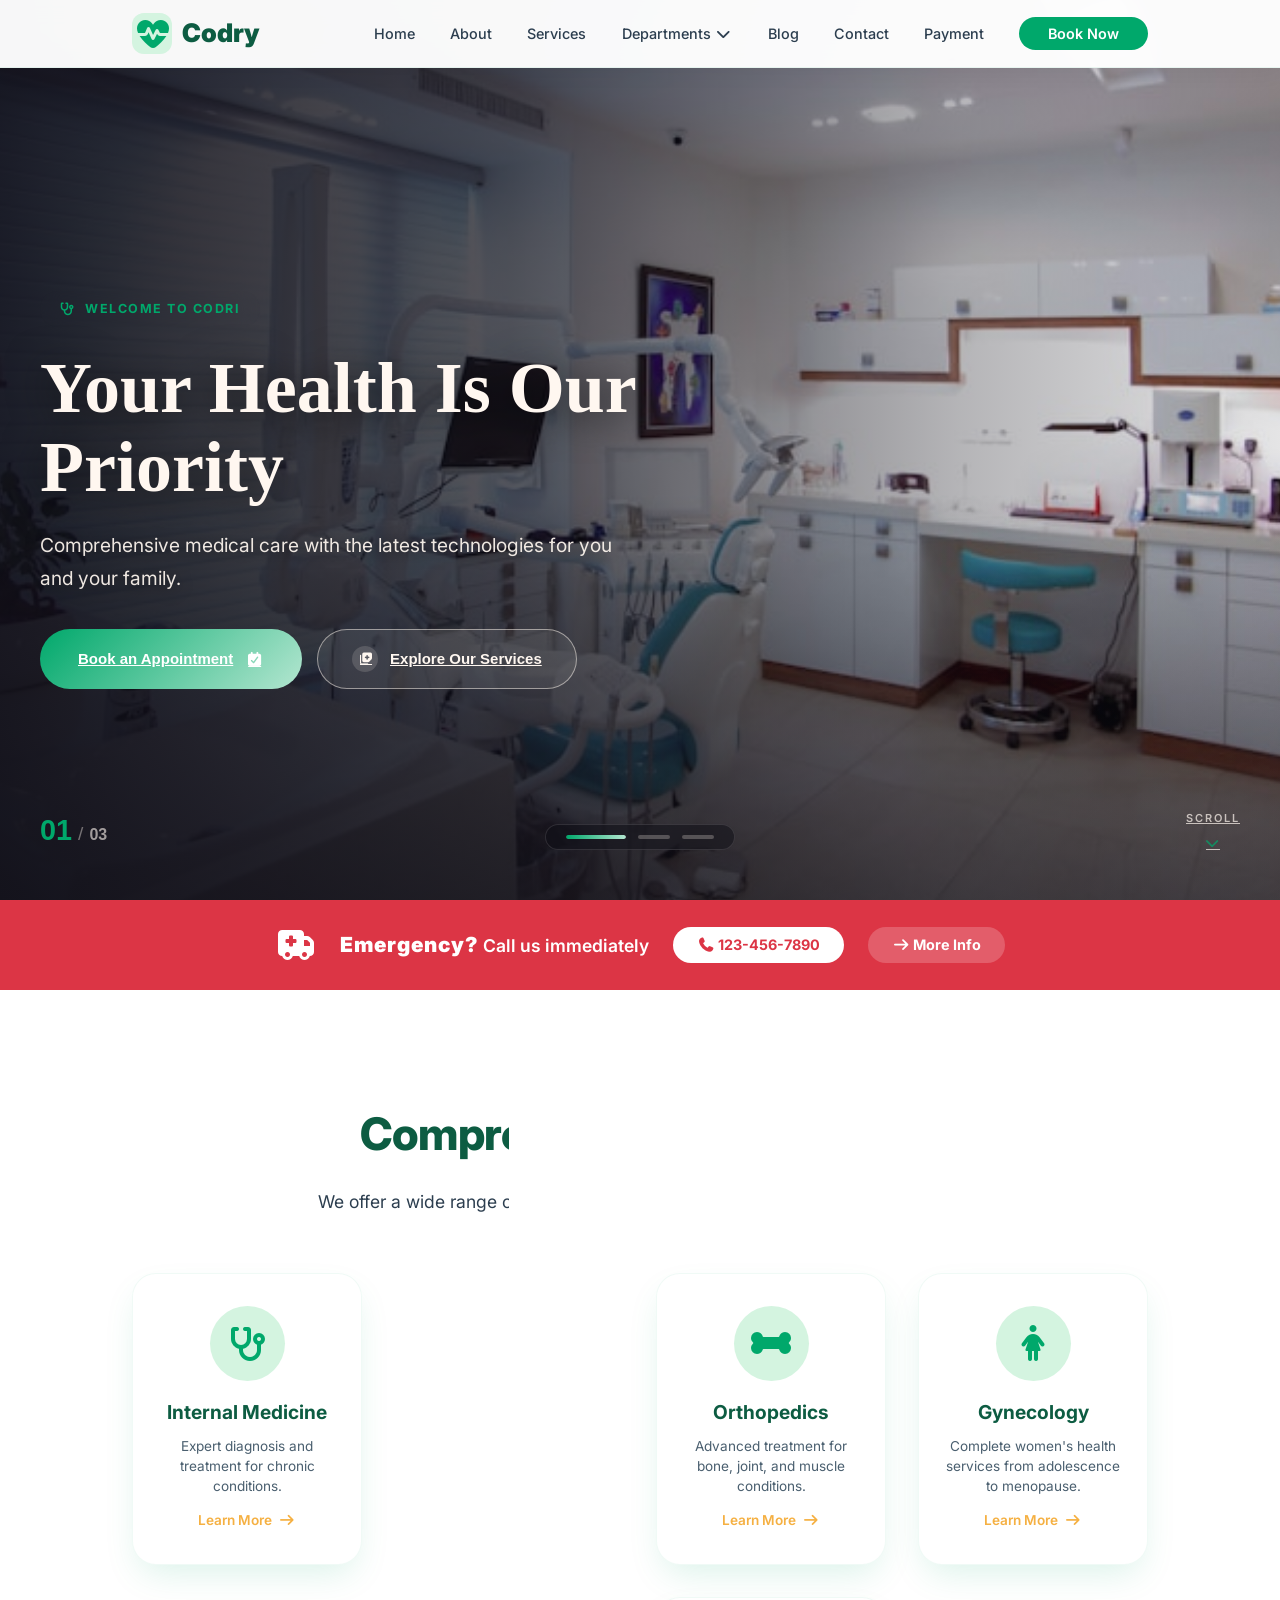
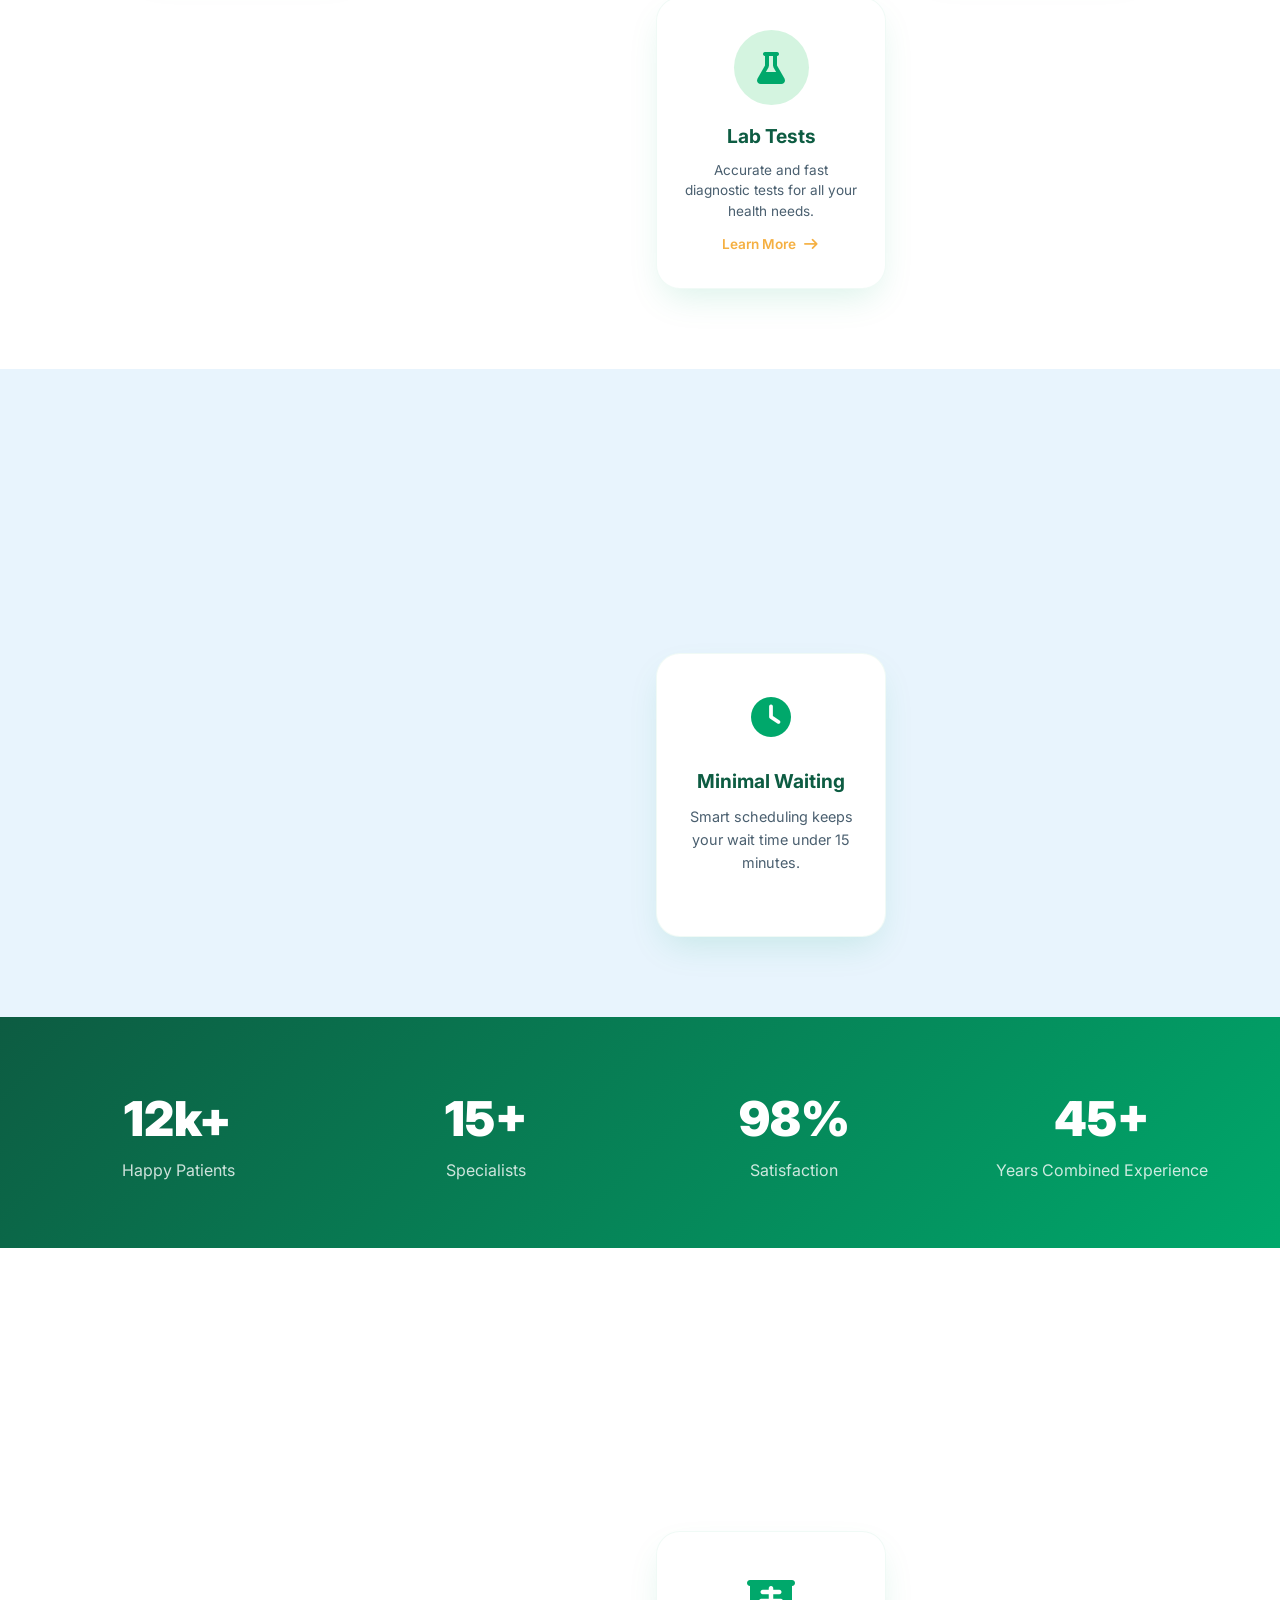
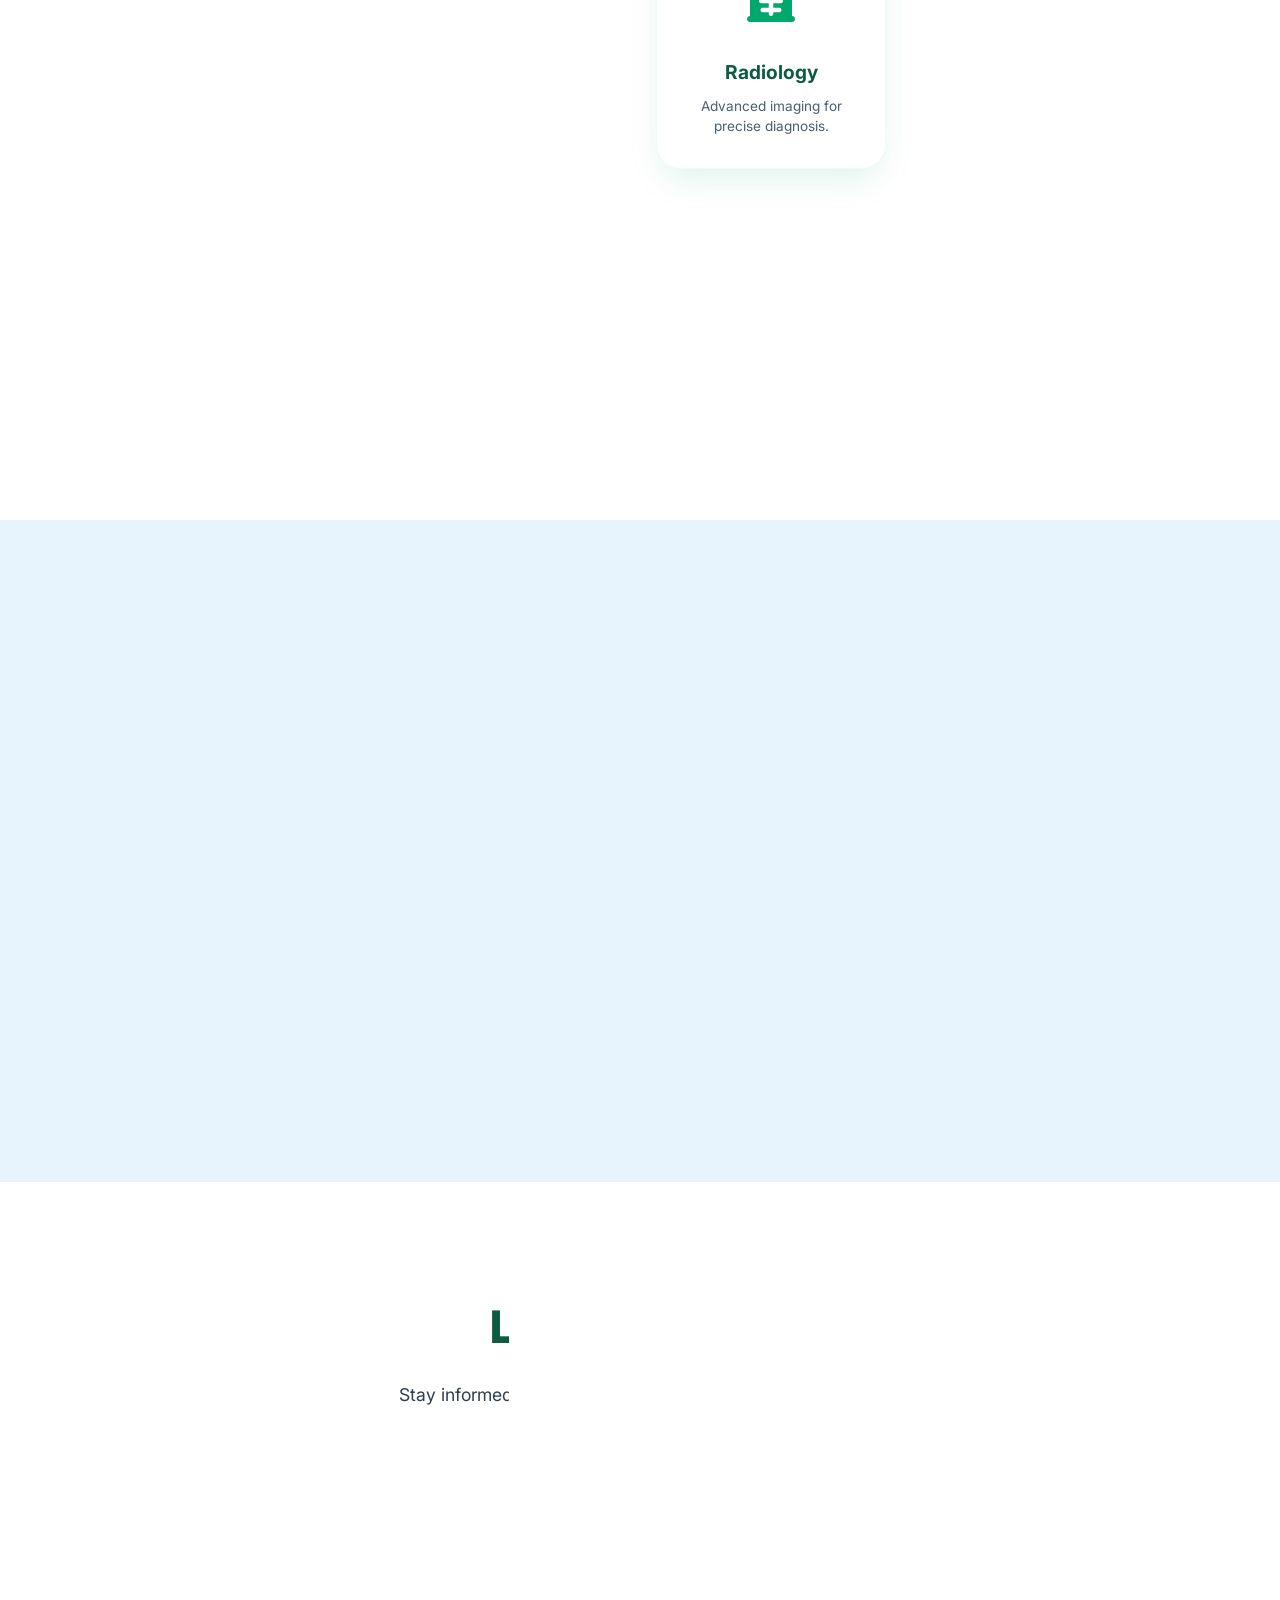
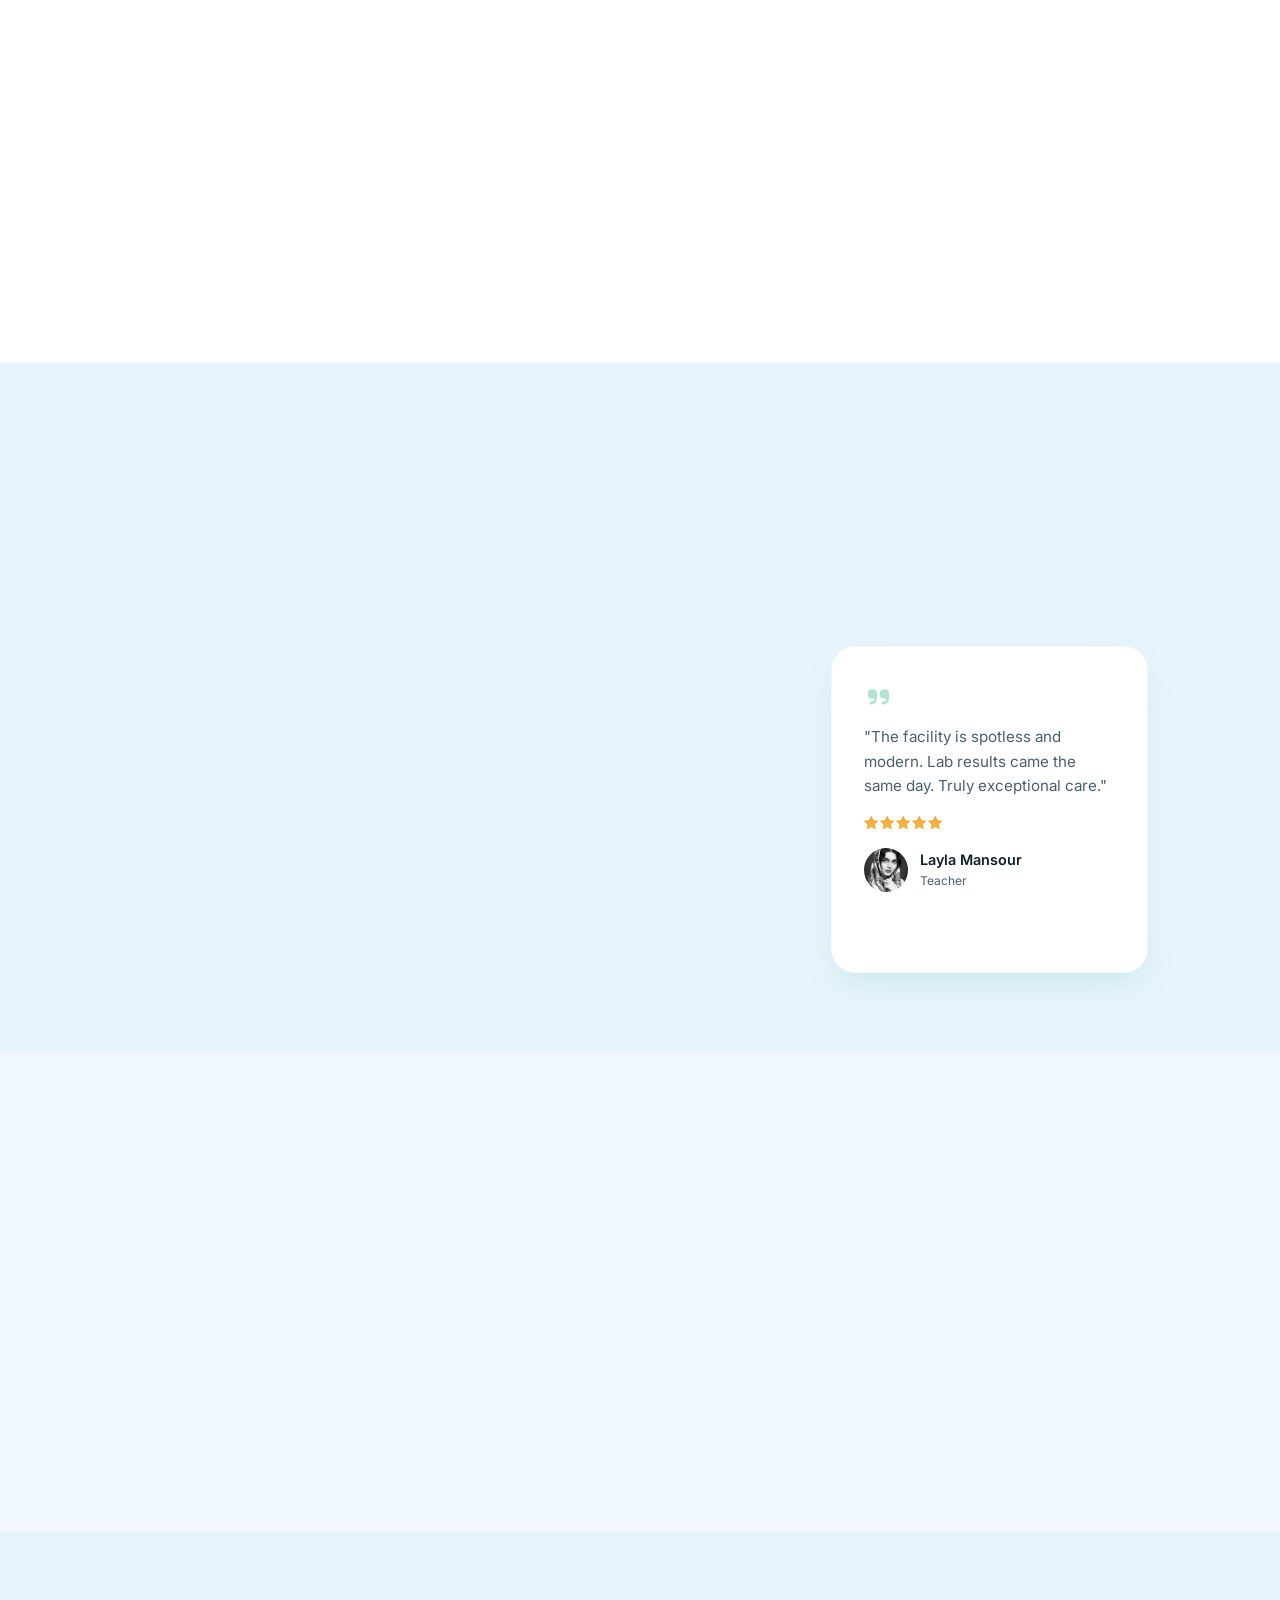
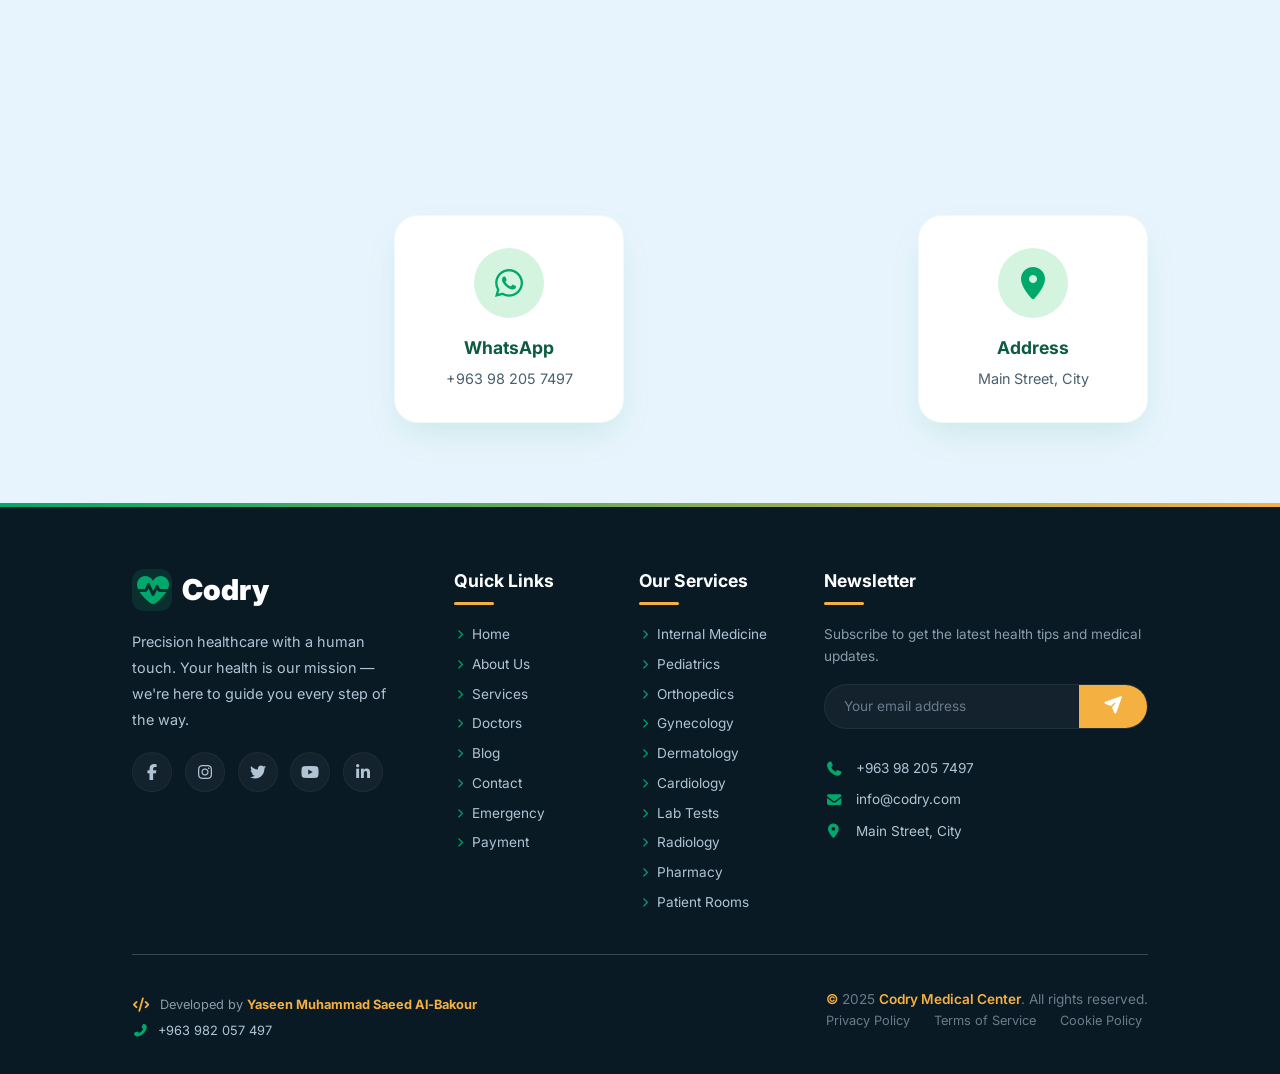
<file: index.html>
<!DOCTYPE html>
<html lang="en">

<head>
    <meta charset="UTF-8" />
    <meta name="viewport" content="width=device-width, initial-scale=1.0" />
    <title>Codry Medical Center</title>
    <meta name="description"
        content="Codry Medical Center - trusted healthcare, expert doctors, labs, radiology, pharmacy and 24/7 emergency care.">
    <meta property="og:title" content="Codry Medical Center">
    <meta property="og:description"
        content="Codry Medical Center - trusted healthcare, expert doctors, labs, radiology, pharmacy and 24/7 emergency care.">
    <link rel="icon"
        href="data:image/svg+xml,%3Csvg xmlns=%27http://www.w3.org/2000/svg%27 viewBox=%270 0 100 100%27%3E%3Ctext y=%27.9em%27 font-size=%2790%27%3E%E2%9A%95%EF%B8%8F%3C/text%3E%3C/svg%3E">
    <link href="https://fonts.googleapis.com/css2?family=Inter:wght@300;400;500;600;700;800;900&display=swap"
        rel="stylesheet" />
    <link rel="stylesheet" href="css/style.css">
    <link rel="stylesheet" href="css/all.min.css">

    <style>
        /* ========== Hero Slider ========== */
        .hero-slider {
            position: relative;
            width: 100%;
            height: 100vh;
            min-height: 650px;
            overflow: hidden;
            background: var(--bg-dark);
        }

        /* ========== Slide ========== */
        .slide {
            position: absolute;
            inset: 0;
            opacity: 0;
            visibility: hidden;
            transition: opacity 1s ease, visibility 1s ease;
            z-index: 1;
        }

        .slide.active {
            opacity: 1;
            visibility: visible;
            z-index: 2;
        }

        /* Background with Ken Burns */
        .slide-bg {
            position: absolute;
            inset: 0;
            background-size: cover;
            background-position: center;
            background-repeat: no-repeat;
            transform: scale(1.05);
            transition: transform 8s ease-out;
            z-index: 0;
        }

        .slide.active .slide-bg {
            transform: scale(1.15);
        }

        /* Overlay Gradient */
        .slide-overlay {
            position: absolute;
            inset: 0;
            background:
                linear-gradient(to right,
                    rgba(15, 14, 23, 0.92) 0%,
                    rgba(15, 14, 23, 0.7) 40%,
                    rgba(15, 14, 23, 0.3) 75%,
                    rgba(15, 14, 23, 0.1) 100%),
                linear-gradient(to top,
                    rgba(15, 14, 23, 0.6) 0%,
                    transparent 45%);
            z-index: 1;
            pointer-events: none;
        }

        /* ========== Slide Content ========== */
        .slide-content {
            position: relative;
            z-index: 3;
            display: flex;
            flex-direction: column;
            justify-content: center;
            align-items: flex-start;
            height: 100%;
            padding-top: 80px;
            max-width: 1400px;
            margin: 0 auto;
            padding-left: 40px;
            padding-right: 40px;
        }

        .slide-tag {
            display: inline-flex;
            align-items: center;
            gap: 10px;
            color: var(--primary);
            padding: 8px 20px;
            border-radius: 30px;
            font-size: 12.5px;
            font-weight: 700;
            letter-spacing: 1.5px;
            text-transform: uppercase;
            margin-bottom: 22px;
            backdrop-filter: blur(10px);
            opacity: 0;
            transform: translateY(30px);
        }

        .slide.active .slide-tag {
            animation: slideUp 0.8s ease-out 0.2s forwards;
        }

        .slide-tag i {
            font-size: 12px;
        }

        .slide-content h1 {
            font-size: 4.5rem;
            font-family: 'Playfair Display', serif;
            color: #FFF7F0;
            line-height: 1.1;
            margin-bottom: 22px;
            max-width: 750px;
            text-shadow: 0 6px 40px rgba(0, 0, 0, 0.7);
            opacity: 0;
            transform: translateY(40px);
        }

        .slide.active .slide-content h1 {
            animation: slideUp 0.9s ease-out 0.4s forwards;
        }

        .slide-content p {
            font-size: 1.2rem;
            color: rgba(255, 247, 240, 0.92);
            line-height: 1.7;
            max-width: 580px;
            margin-bottom: 35px;
            text-shadow: 0 2px 15px rgba(0, 0, 0, 0.6);
            opacity: 0;
            transform: translateY(40px);
        }

        .slide.active .slide-content p {
            animation: slideUp 0.9s ease-out 0.6s forwards;
        }

        .slide-buttons {
            display: flex;
            gap: 15px;
            flex-wrap: wrap;
            opacity: 0;
            transform: translateY(40px);
        }

        .slide.active .slide-buttons {
            animation: slideUp 0.9s ease-out 0.8s forwards;
        }

        @keyframes slideUp {
            to {
                opacity: 1;
                transform: translateY(0);
            }
        }

        /* ========== CTA Buttons ========== */
        .cta-primary {
            display: inline-flex;
            align-items: center;
            gap: 12px;
            background: linear-gradient(135deg, var(--primary), var(--primary-light));
            color: #FFF;
            padding: 16px 38px;
            border-radius: 40px;
            font-size: 15px;
            font-weight: 700;
            border: none;
            cursor: pointer;
            font-family: 'Cairo', sans-serif;
            box-shadow: 0 10px 30px var(--shadow-hover);
            transition: all 0.3s ease;
            position: relative;
            overflow: hidden;
        }

        .cta-primary::before {
            content: '';
            position: absolute;
            top: 0;
            left: -100%;
            width: 100%;
            height: 100%;
            background: linear-gradient(90deg, transparent, rgba(255, 255, 255, 0.25), transparent);
            transition: left 0.6s ease;
        }

        .cta-primary:hover::before {
            left: 100%;
        }

        .cta-primary:hover {
            transform: translateY(-3px);
            box-shadow: 0 25px 45px -2px rgba(0, 168, 107, 0.25);
            gap: 16px;
        }

        .cta-secondary {
            display: inline-flex;
            align-items: center;
            gap: 12px;
            background: rgba(255, 247, 240, 0.08);
            color: #FFF7F0;
            padding: 16px 34px;
            border-radius: 40px;
            font-size: 15px;
            font-weight: 700;
            border: 1.5px solid rgba(255, 247, 240, 0.5);
            cursor: pointer;
            font-family: 'Cairo', sans-serif;
            backdrop-filter: blur(12px);
            -webkit-backdrop-filter: blur(12px);
            transition: all 0.3s ease;
        }

        .cta-secondary i {
            font-size: 12px;
            width: 26px;
            height: 26px;
            border-radius: 50%;
            background: rgba(255, 247, 240, 0.15);
            display: flex;
            align-items: center;
            justify-content: center;
            padding-left: 2px;
        }

        .cta-secondary:hover {
            background: #FFF7F0;
            color: var(--bg-dark);
            border-color: #FFF7F0;
            transform: translateY(-3px);
            box-shadow: 0 25px 45px -2px rgba(0, 168, 107, 0.25);
        }

        .cta-secondary:hover i {
            background: var(--primary);
            color: #FFF;
        }

        /* ========== Navigation Arrows ========== */
        .slider-arrow {
            position: absolute;
            top: 50%;
            transform: translateY(-50%);
            width: 55px;
            height: 55px;
            border-radius: 50%;
            background: rgba(15, 14, 23, 0.5);
            backdrop-filter: blur(12px);
            border: 1.5px solid rgba(255, 247, 240, 0.2);
            color: #FFF7F0;
            font-size: 16px;
            cursor: pointer;
            z-index: 10;
            display: flex;
            align-items: center;
            justify-content: center;
            transition: all 0.3s ease;
            opacity: 0;
        }

        .hero-slider:hover .slider-arrow {
            opacity: 1;
        }

        .slider-arrow:hover {
            background: linear-gradient(135deg, var(--primary), var(--primary-light));
            border-color: transparent;
            transform: translateY(-50%) scale(1.1);
            box-shadow: 0 25px 45px -2px rgba(0, 168, 107, 0.25);
        }

        .slider-arrow.prev {
            left: 30px;
        }

        .slider-arrow.next {
            right: 30px;
        }

        /* ========== Dots ========== */
        .slider-dots {
            position: absolute;
            bottom: 50px;
            left: 50%;
            transform: translateX(-50%);
            display: flex;
            gap: 12px;
            z-index: 10;
            padding: 10px 20px;
            background: rgba(15, 14, 23, 0.5);
            backdrop-filter: blur(15px);
            border-radius: 40px;
            border: 1px solid rgba(255, 247, 240, 0.12);
        }

        .dot {
            width: 32px;
            height: 4px;
            background: rgba(255, 247, 240, 0.25);
            border: none;
            border-radius: 4px;
            cursor: pointer;
            position: relative;
            overflow: hidden;
            padding: 0;
            transition: all 0.3s ease;
        }

        .dot:hover {
            background: rgba(255, 247, 240, 0.5);
        }

        .dot.active {
            width: 60px;
            background: rgba(255, 247, 240, 0.15);
        }

        .dot-progress {
            position: absolute;
            inset: 0;
            background: linear-gradient(90deg, var(--primary), var(--primary-light));
            border-radius: 4px;
            transform: scaleX(0);
            transform-origin: left;
            transition: transform 0.3s ease;
        }

        .dot.active .dot-progress {
            animation: dotProgress 6s linear forwards;
        }

        @keyframes dotProgress {
            from {
                transform: scaleX(0);
            }

            to {
                transform: scaleX(1);
            }
        }

        /* ========== Slider Counter ========== */
        .slider-counter {
            position: absolute;
            bottom: 50px;
            left: 40px;
            display: flex;
            align-items: baseline;
            gap: 6px;
            color: #FFF7F0;
            font-family: 'Poppins', sans-serif;
            z-index: 10;
        }

        .slider-counter .current {
            font-size: 1.8rem;
            font-weight: 800;
            color: var(--primary);
            line-height: 1;
        }

        .slider-counter .divider {
            font-size: 1.2rem;
            color: rgba(255, 247, 240, 0.4);
        }

        .slider-counter .total {
            font-size: 1rem;
            color: rgba(255, 247, 240, 0.6);
            font-weight: 600;
        }

        /* ========== Scroll Down ========== */
        .scroll-down {
            position: absolute;
            bottom: 50px;
            right: 40px;
            display: flex;
            flex-direction: column;
            align-items: center;
            gap: 8px;
            color: #FFF7F0;
            z-index: 10;
            font-size: 11px;
            font-weight: 600;
            letter-spacing: 2px;
            text-transform: uppercase;
            opacity: 0.7;
            transition: all 0.3s ease;
        }

        .scroll-down:hover {
            opacity: 1;
            gap: 12px;
        }

        .scroll-down i {
            font-size: 14px;
            color: var(--primary);
            animation: bounceDown 2s infinite;
        }

        @keyframes bounceDown {

            0%,
            100% {
                transform: translateY(0);
            }

            50% {
                transform: translateY(6px);
            }
        }

        /* ========== Responsive ========== */
        @media (max-width: 1024px) {
            .slide-content h1 {
                font-size: 3.4rem;
            }

            .slide-content p {
                font-size: 1.1rem;
            }

            .slider-arrow {
                width: 48px;
                height: 48px;
                opacity: 1;
                background: rgba(15, 14, 23, 0.7);
            }

            .slider-arrow.prev {
                left: 15px;
            }

            .slider-arrow.next {
                right: 15px;
            }

            .slider-counter,
            .scroll-down {
                display: none;
            }
        }

        @media (max-width: 768px) {
            .hero-slider {
                height: 100vh;
                min-height: 600px;
            }

            .slide-content {
                justify-content: flex-end;
                align-items: flex-start;
                padding-bottom: 130px;
                padding-top: 100px;
                padding-left: 20px;
                padding-right: 20px;
            }

            .slide-content h1 {
                font-size: 2.2rem;
                max-width: 100%;
            }

            .slide-content p {
                font-size: 1rem;
                max-width: 100%;
                margin-bottom: 25px;
            }

            .slide-tag {
                font-size: 11px;
                padding: 6px 15px;
            }

            .slide-buttons {
                flex-direction: column;
                width: 100%;
            }

            .cta-primary,
            .cta-secondary {
                width: 100%;
                justify-content: center;
                padding: 14px 28px;
                font-size: 14px;
            }

            .slide-overlay {
                background:
                    linear-gradient(to top,
                        rgba(15, 14, 23, 0.95) 0%,
                        rgba(15, 14, 23, 0.7) 35%,
                        rgba(15, 14, 23, 0.2) 70%,
                        transparent 100%);
            }

            .slider-arrow {
                display: none;
            }

            .slider-dots {
                bottom: 70px;
                padding: 8px 16px;
            }

            .dot {
                width: 26px;
            }

            .dot.active {
                width: 50px;
            }
        }

        @media (max-width: 480px) {
            .slide-content h1 {
                font-size: 1.8rem;
            }

            .slide-content p {
                font-size: 0.9rem;
            }

            .slider-dots {
                bottom: 60px;
            }
        }
    </style>
</head>

<body>

    <!-- ===== NAVIGATION ===== -->
    <nav class="navbar" id="navbar">
        <div class="container">
            <div class="nav-container">
                <a href="index.html" class="nav-logo">
                    <i class="fas fa-heartbeat"></i> Codry
                </a>
                <ul class="nav-links" id="navLinks">
                    <li><a href="index.html">Home</a></li>
                    <li><a href="about.html">About</a></li>
                    <li><a href="services.html">Services</a></li>
                    <li class="dropdown" id="departmentsDropdown">
                        <a href="services.html">
                            Departments <i class="fas fa-chevron-down"></i>
                        </a>
                        <ul class="dropdown-menu">
                            <li><a href="doctors.html"><i class="fas fa-user-md"></i> Doctors</a></li>
                            <li><a href="medical-tests.html"><i class="fas fa-flask"></i> Lab Tests</a></li>
                            <li><a href="radiology.html"><i class="fas fa-x-ray"></i> Radiology</a></li>
                            <li><a href="pharmacy.html"><i class="fas fa-prescription-bottle"></i> Pharmacy</a></li>
                            <li><a href="room.html"><i class="fas fa-bed"></i> Rooms</a></li>
                            <li><a href="emergency.html"><i class="fas fa-ambulance"></i> Emergency</a></li>
                        </ul>
                    </li>

                    <li><a href="blog.html">Blog</a></li>
                    <li><a href="contact.html">Contact</a></li>
                    <li><a href="payment.html">Payment</a></li>
                    <li><a href="booking.html" class="nav-cta">Book Now</a></li>
                </ul>
                <button class="nav-toggle" id="navToggle" aria-label="Toggle menu">
                    <i class="fas fa-bars"></i>
                </button>
            </div>
        </div>
    </nav>
    <section class="hero-slider" id="heroSlider">

        <!-- الشريحة الأولى -->
        <div class="slide active" data-slide="1">
            <div class="slide-bg" style="background-image: url('img/doctor.png');">
            </div>
            <div class="slide-overlay"></div>

            <div class="container slide-content">
                <span class="slide-tag">
                    <i class="fa-solid fa-stethoscope"></i> WELCOME TO CODRI
                </span>
                <h1>Your Health Is Our Priority</h1>
                <p>Comprehensive medical care with the latest technologies for you and your family.</p>
                <div class="slide-buttons">
                    <a href="#booking" class="cta-primary">
                        Book an Appointment <i class="fa-solid fa-calendar-check"></i>
                    </a>
                    <a href="#services" class="cta-secondary">
                        <i class="fa-solid fa-notes-medical"></i> Explore Our Services
                    </a>
                </div>
            </div>
        </div>

        <!-- الشريحة الثانية -->
        <div class="slide" data-slide="2">
            <div class="slide-bg" style="background-image: url('img/rooms/1.png');">
            </div>
            <div class="slide-overlay"></div>

            <div class="container slide-content">
                <span class="slide-tag">
                    <i class="fa-solid fa-heart-pulse"></i> PREMIUM CARE
                </span>
                <h1>Experience Healing & Comfort</h1>
                <p>A calm environment designed for your healing journey with the highest standards of medical care.</p>
                <div class="slide-buttons">
                    <a href="#departments" class="cta-primary">
                        Our Medical Departments <i class="fa-solid fa-arrow-right"></i>
                    </a>
                    <a href="#tour" class="cta-secondary">
                        <i class="fa-solid fa-video"></i> Take a Virtual Tour
                    </a>
                </div>
            </div>
        </div>

        <!-- الشريحة الثالثة -->
        <div class="slide" data-slide="3">
            <div class="slide-bg" style="background-image: url('img/services/7.png');">
            </div>
            <div class="slide-overlay"></div>

            <div class="container slide-content">
                <span class="slide-tag">
                    <i class="fa-solid fa-user-doctor"></i> Expert Medical Team
                </span>
                <h1>Advanced Care For A Better Life</h1>
                <p>From routine check-ups to specialized treatments — your health journey starts here.</p>
                <div class="slide-buttons">
                    <a href="#doctors" class="cta-primary">
                        Meet Our Doctors <i class="fa-solid fa-arrow-right"></i>
                    </a>
                    <a href="#testimonials" class="cta-secondary">
                        <i class="fa-solid fa-comment-medical"></i> Patient Stories
                    </a>
                </div>
            </div>
        </div>

        <!-- أزرار التنقل -->
        <button class="slider-arrow prev" id="sliderPrev">
            <i class="fa-solid fa-chevron-left"></i>
        </button>
        <button class="slider-arrow next" id="sliderNext">
            <i class="fa-solid fa-chevron-right"></i>
        </button>

        <!-- النقاط السفلية -->
        <div class="slider-dots" id="sliderDots">
            <button class="dot active" data-dot="1">
                <span class="dot-progress"></span>
            </button>
            <button class="dot" data-dot="2">
                <span class="dot-progress"></span>
            </button>
            <button class="dot" data-dot="3">
                <span class="dot-progress"></span>
            </button>
        </div>

        <!-- العداد -->
        <div class="slider-counter">
            <span class="current">01</span>
            <span class="divider">/</span>
            <span class="total">03</span>
        </div>

        <!-- زر التمرير للأسفل -->
        <a href="#about" class="scroll-down">
            <span>Scroll</span>
            <i class="fa-solid fa-chevron-down"></i>
        </a>

    </section>


    <!-- ===== 2. EMERGENCY BANNER ===== -->
    <section class="emergency-banner">
        <div class="icon"><i class="fas fa-ambulance"></i></div>
        <div class="text">
            <span>Emergency?</span> Call us immediately
        </div>
        <a href="tel:+963982057497" class="btn-emergency">
            <i class="fas fa-phone"></i> 123-456-7890
        </a>
        <a href="emergency-ambulance.html" class="btn-emergency" style="background:rgba(255,255,255,0.2); color:white;">
            <i class="fas fa-arrow-right"></i> More Info
        </a>
    </section>

    <!-- ===== 3. SERVICES ===== -->
    <section class="services-section animate-fade-up">
        <div class="container">
            <div class="section-header">
                <div class="sub">Our Services</div>
                <h2>Comprehensive <span>Healthcare</span></h2>
                <p>We offer a wide range of medical services to keep you and your family healthy.</p>
            </div>
            <div class="services-grid">
                <a href="services.html" class="service-card animate-fade-up delay-1">
                    <div class="service-icon"><i class="fas fa-stethoscope"></i></div>
                    <h3>Internal Medicine</h3>
                    <p>Expert diagnosis and treatment for chronic conditions.</p>
                    <span class="arrow-link">Learn More <i class="fas fa-arrow-right"></i></span>
                </a>
                <a href="services.html" class="service-card animate-fade-up delay-2">
                    <div class="service-icon"><i class="fas fa-baby"></i></div>
                    <h3>Pediatrics</h3>
                    <p>Compassionate care for children from birth to adolescence.</p>
                    <span class="arrow-link">Learn More <i class="fas fa-arrow-right"></i></span>
                </a>
                <a href="services.html" class="service-card animate-fade-up delay-3">
                    <div class="service-icon"><i class="fas fa-bone"></i></div>
                    <h3>Orthopedics</h3>
                    <p>Advanced treatment for bone, joint, and muscle conditions.</p>
                    <span class="arrow-link">Learn More <i class="fas fa-arrow-right"></i></span>
                </a>
                <a href="services.html" class="service-card animate-fade-up delay-4">
                    <div class="service-icon"><i class="fas fa-female"></i></div>
                    <h3>Gynecology</h3>
                    <p>Complete women's health services from adolescence to menopause.</p>
                    <span class="arrow-link">Learn More <i class="fas fa-arrow-right"></i></span>
                </a>
                <a href="services.html" class="service-card animate-fade-up delay-5">
                    <div class="service-icon"><i class="fas fa-tooth"></i></div>
                    <h3>Dentistry</h3>
                    <p>Comprehensive dental care including cosmetic procedures.</p>
                    <span class="arrow-link">Learn More <i class="fas fa-arrow-right"></i></span>
                </a>
                <a href="services.html" class="service-card animate-fade-up delay-6">
                    <div class="service-icon"><i class="fas fa-brain"></i></div>
                    <h3>Psychology</h3>
                    <p>Mental health support for anxiety, depression, and wellness.</p>
                    <span class="arrow-link">Learn More <i class="fas fa-arrow-right"></i></span>
                </a>
                <a href="medical-tests.html" class="service-card animate-fade-up delay-7">
                    <div class="service-icon"><i class="fas fa-flask"></i></div>
                    <h3>Lab Tests</h3>
                    <p>Accurate and fast diagnostic tests for all your health needs.</p>
                    <span class="arrow-link">Learn More <i class="fas fa-arrow-right"></i></span>
                </a>
                <a href="radiology.html" class="service-card animate-fade-up delay-8">
                    <div class="service-icon"><i class="fas fa-x-ray"></i></div>
                    <h3>Radiology</h3>
                    <p>Advanced imaging services for accurate diagnosis.</p>
                    <span class="arrow-link">Learn More <i class="fas fa-arrow-right"></i></span>
                </a>
            </div>
        </div>
    </section>

    <!-- ===== 4. WHY CHOOSE US ===== -->
    <section class="why-section animate-fade-up">
        <div class="container">
            <div class="section-header">
                <div class="sub">Why Codry</div>
                <h2>Why Choose <span>Us?</span></h2>
                <p>We combine expertise, technology, and compassion to deliver the best care possible.</p>
            </div>
            <div class="why-grid">
                <a href="about.html" class="why-card animate-fade-up delay-1">
                    <div class="why-icon"><i class="fas fa-user-md"></i></div>
                    <h3>Expert Doctors</h3>
                    <p>Our team includes board-certified specialists with years of experience.</p>
                </a>
                <a href="about.html" class="why-card animate-fade-up delay-2">
                    <div class="why-icon"><i class="fas fa-microscope"></i></div>
                    <h3>Advanced Tech</h3>
                    <p>State-of-the-art diagnostic tools and modern treatment facilities.</p>
                </a>
                <a href="about.html" class="why-card animate-fade-up delay-3">
                    <div class="why-icon"><i class="fas fa-clock"></i></div>
                    <h3>Minimal Waiting</h3>
                    <p>Smart scheduling keeps your wait time under 15 minutes.</p>
                </a>
                <a href="about.html" class="why-card animate-fade-up delay-4">
                    <div class="why-icon"><i class="fas fa-hand-holding-usd"></i></div>
                    <h3>Transparent Pricing</h3>
                    <p>No hidden fees — you know the cost before any procedure.</p>
                </a>
            </div>
        </div>
    </section>

    <!-- ===== 5. STATS ===== -->
    <section class="stats-section animate-fade-up">
        <div class="stats-grid">
            <div class="stat-item">
                <div class="stat-number">12k+</div>
                <div class="stat-label">Happy Patients</div>
            </div>
            <div class="stat-item">
                <div class="stat-number">15+</div>
                <div class="stat-label">Specialists</div>
            </div>
            <div class="stat-item">
                <div class="stat-number">98%</div>
                <div class="stat-label">Satisfaction</div>
            </div>
            <div class="stat-item">
                <div class="stat-number">45+</div>
                <div class="stat-label">Years Combined Experience</div>
            </div>
        </div>
    </section>

    <!-- ===== 6. SPECIALTIES ===== -->
    <section class="specialties-section animate-fade-up">
        <div class="container">
            <div class="section-header">
                <div class="sub">Specialties</div>
                <h2>Our <span>Specialties</span></h2>
                <p>Explore our specialized departments designed to serve all your healthcare needs.</p>
            </div>
            <div class="specialties-grid">
                <a href="doctors.html" class="specialty-card animate-fade-up delay-1">
                    <span class="specialty-icon"><i class="fas fa-user-md"></i></span>
                    <h3>Doctors</h3>
                    <p>Meet our team of experienced specialists.</p>
                </a>
                <a href="medical-tests.html" class="specialty-card animate-fade-up delay-2">
                    <span class="specialty-icon"><i class="fas fa-flask"></i></span>
                    <h3>Lab Tests</h3>
                    <p>Accurate diagnostics for better health decisions.</p>
                </a>
                <a href="radiology.html" class="specialty-card animate-fade-up delay-3">
                    <span class="specialty-icon"><i class="fas fa-x-ray"></i></span>
                    <h3>Radiology</h3>
                    <p>Advanced imaging for precise diagnosis.</p>
                </a>
                <a href="pharmacy.html" class="specialty-card animate-fade-up delay-4">
                    <span class="specialty-icon"><i class="fas fa-prescription-bottle"></i></span>
                    <h3>Pharmacy</h3>
                    <p>Quality medications at your fingertips.</p>
                </a>
                <a href="room.html" class="specialty-card animate-fade-up delay-5">
                    <span class="specialty-icon"><i class="fas fa-bed"></i></span>
                    <h3>Patient Rooms</h3>
                    <p>Comfortable stays for your recovery.</p>
                </a>
                <a href="emergency-ambulance.html" class="specialty-card animate-fade-up delay-6">
                    <span class="specialty-icon"><i class="fas fa-ambulance"></i></span>
                    <h3>Emergency</h3>
                    <p>24/7 emergency and ambulance services.</p>
                </a>
                <a href="blog.html" class="specialty-card animate-fade-up delay-7">
                    <span class="specialty-icon"><i class="fas fa-newspaper"></i></span>
                    <h3>Health Blog</h3>
                    <p>Stay informed with health tips and news.</p>
                </a>
                <a href="contact.html" class="specialty-card animate-fade-up delay-8">
                    <span class="specialty-icon"><i class="fas fa-phone"></i></span>
                    <h3>Contact Us</h3>
                    <p>Get in touch with our team.</p>
                </a>
            </div>
        </div>
    </section>

    <!-- ===== 7. DOCTORS ===== -->
    <section class="doctors-home-section animate-fade-up">
        <div class="container">
            <div class="section-header">
                <div class="sub">Our Team</div>
                <h2>Meet Our <span>Specialists</span></h2>
                <p>Experienced and compassionate professionals dedicated to your health.</p>
            </div>
            <div class="doctors-home-grid">
                <a href="doctors.html" class="doctor-home-card animate-fade-up delay-1">
                    <img loading="lazy" src="img/teacher/teacher1.png" alt="Doctor" />
                    <h3>Dr. Ahmed Al-Hassan</h3>
                    <p class="specialty">Internal Medicine</p>
                    <p>18 years of experience</p>
                </a>
                <a href="doctors.html" class="doctor-home-card animate-fade-up delay-2">
                    <img loading="lazy" src="img/teacher/teacher2.png" alt="Doctor" />
                    <h3>Dr. Layla Mansour</h3>
                    <p class="specialty">Pediatrics</p>
                    <p>12 years of experience</p>
                </a>
                <a href="doctors.html" class="doctor-home-card animate-fade-up delay-3">
                    <img loading="lazy" src="img/teacher/teacher3.png" alt="Doctor" />
                    <h3>Dr. Khalid Noor</h3>
                    <p class="specialty">Orthopedics</p>
                    <p>15 years of experience</p>
                </a>
                <a href="doctors.html" class="doctor-home-card animate-fade-up delay-4">
                    <img loading="lazy" src="img/teacher/teacher6.png" alt="Doctor" />
                    <h3>Dr. Samira Ibrahim</h3>
                    <p class="specialty">Gynecology</p>
                    <p>10 years of experience</p>
                </a>
            </div>
        </div>
    </section>

    <!-- ===== 8. BLOG ===== -->
    <section class="blog-home-section animate-fade-up">
        <div class="container">
            <div class="section-header">
                <div class="sub">Our Blog</div>
                <h2>Latest <span>Articles</span></h2>
                <p>Stay informed with the latest health tips and medical news.</p>
            </div>
            <div class="blog-home-grid">
                <a href="blog.html" class="blog-home-card animate-fade-up delay-1">
                    <img loading="lazy" src="img/blog/blog1.png" alt="Mental Health" />
                    <div class="content">
                        <span class="category">Mental Health</span>
                        <h4>10 Tips for Better Mental Health in 2025</h4>
                        <p>Discover practical strategies to improve your mental well-being.</p>
                        <span class="date">Jan 15, 2025</span>
                    </div>
                </a>
                <a href="blog.html" class="blog-home-card animate-fade-up delay-2">
                    <img loading="lazy" src="img/blog/blog2.png" alt="Nutrition" />
                    <div class="content">
                        <span class="category">Nutrition</span>
                        <h4>5 Superfoods You Should Add to Your Diet</h4>
                        <p>Boost your immune system with these nutrient-packed superfoods.</p>
                        <span class="date">Jan 12, 2025</span>
                    </div>
                </a>
                <a href="blog.html" class="blog-home-card animate-fade-up delay-3">
                    <img loading="lazy" src="img/blog/blog3.png" alt="Exercise" />
                    <div class="content">
                        <span class="category">Fitness</span>
                        <h4>Exercise for Everyone: Tips for All Ages</h4>
                        <p>Stay active and healthy with these simple exercise tips.</p>
                        <span class="date">Jan 10, 2025</span>
                    </div>
                </a>
            </div>
        </div>
    </section>

    <!-- ===== 9. TESTIMONIALS ===== -->
    <section class="testimonials-home-section animate-fade-up">
        <div class="container">
            <div class="section-header">
                <div class="sub">Testimonials</div>
                <h2>What Our <span>Patients Say</span></h2>
                <p>Real stories from real people who trust us with their health.</p>
            </div>
            <div class="testimonials-home-grid">
                <div class="testimonial-home-card animate-fade-up delay-1">
                    <div class="quote"><i class="fas fa-quote-right"></i></div>
                    <p class="text">"The team at Codry made me feel comfortable from the first visit. The doctor
                        listened to
                        all my concerns and explained everything clearly."</p>
                    <div class="rating"><i class="fas fa-star"></i><i class="fas fa-star"></i><i
                            class="fas fa-star"></i><i class="fas fa-star"></i><i class="fas fa-star"></i></div>
                    <div class="patient">
                        <img loading="lazy" src="img/users/1.png" alt="Patient">
                        <div>
                            <div class="patient-name">Fadi Al-Hassan</div>
                            <div class="patient-title">Father of 2</div>
                        </div>
                    </div>
                </div>
                <div class="testimonial-home-card animate-fade-up delay-2">
                    <div class="quote"><i class="fas fa-quote-right"></i></div>
                    <p class="text">"Finally found a medical center that respects my time. Online booking is so easy and
                        I
                        waited less than 10 minutes."</p>
                    <div class="rating"><i class="fas fa-star"></i><i class="fas fa-star"></i><i
                            class="fas fa-star"></i><i class="fas fa-star"></i><i class="fas fa-star"></i></div>
                    <div class="patient">
                        <img loading="lazy" src="img/users/2.png" alt="Patient">
                        <div>
                            <div class="patient-name">Omar Khaled</div>
                            <div class="patient-title">Business Owner</div>
                        </div>
                    </div>
                </div>
                <div class="testimonial-home-card animate-fade-up delay-3">
                    <div class="quote"><i class="fas fa-quote-right"></i></div>
                    <p class="text">"The facility is spotless and modern. Lab results came the same day. Truly
                        exceptional
                        care."</p>
                    <div class="rating"><i class="fas fa-star"></i><i class="fas fa-star"></i><i
                            class="fas fa-star"></i><i class="fas fa-star"></i><i class="fas fa-star"></i></div>
                    <div class="patient">
                        <img loading="lazy" src="img/users/6.png" alt="Patient">
                        <div>
                            <div class="patient-name">Layla Mansour</div>
                            <div class="patient-title">Teacher</div>
                        </div>
                    </div>
                </div>
            </div>
        </div>
    </section>

    <!-- ===== 10. CTA ===== -->
    <section class="cta-section">
        <div class="cta-box animate-fade-up">
            <h2>Ready to Experience the <span style="color:var(--gold);">Codry Difference?</span></h2>
            <p>Book your appointment today and take the first step toward better health.</p>
            <a href="booking.html" class="btn-white"><i class="fas fa-calendar-check"></i> Book Now</a>
        </div>
    </section>
    <!-- ===== 11. CONTACT INFO ===== -->
    <section class="contact-home-section animate-fade-up">
        <div class="container">
            <div class="section-header">
                <div class="sub">Contact</div>
                <h2>Get in <span>Touch</span></h2>
                <p>We're here to help. Reach out to us anytime.</p>
            </div>
            <div class="contact-home-grid">
                <a href="contact.html" class="contact-home-card animate-fade-up delay-1">
                    <div class="icon"><i class="fas fa-phone-alt"></i></div>
                    <h4>Call Us</h4>
                    <p>+963 98 205 7497</p>
                </a>
                <a href="contact.html" class="contact-home-card animate-fade-up delay-2">
                    <div class="icon"><i class="fa-brands fa-whatsapp"></i>
                    </div>
                    <h4>WhatsApp</h4>
                    <p>+963 98 205 7497</p>
                </a>
                <a href="contact.html" class="contact-home-card animate-fade-up delay-3">
                    <div class="icon"><i class="fas fa-envelope"></i></div>
                    <h4>Email</h4>
                    <p>info@codry.com</p>
                </a>
                <a href="contact.html" class="contact-home-card animate-fade-up delay-4">
                    <div class="icon"><i class="fas fa-map-marker-alt"></i></div>
                    <h4>Address</h4>
                    <p>Main Street, City</p>
                </a>
            </div>
        </div>
    </section>

    <!-- ===== FOOTER ===== -->
    <footer class="footer">
        <div class="container">
            <div class="footer-container">
                <!-- Column 1: Brand -->
                <div class="footer-col">
                    <div class="footer-logo">
                        <i class="fas fa-heartbeat"></i> Codry
                    </div>
                    <p class="footer-desc">
                        Precision healthcare with a human touch. Your health is our mission —
                        we're here to guide you every step of the way.
                    </p>
                    <div class="footer-social">
                        <a href="https://facebook.com" target="_blank" rel="noopener" aria-label="facebook-f"><i
                                class="fab fa-facebook-f"></i></a>
                        <a href="https://instagram.com" target="_blank" rel="noopener" aria-label="instagram"><i
                                class="fab fa-instagram"></i></a>
                        <a href="https://x.com" target="_blank" rel="noopener" aria-label="twitter"><i
                                class="fab fa-twitter"></i></a>
                        <a href="https://youtube.com" target="_blank" rel="noopener" aria-label="youtube"><i
                                class="fab fa-youtube"></i></a>
                        <a href="https://linkedin.com" target="_blank" rel="noopener" aria-label="linkedin-in"><i
                                class="fab fa-linkedin-in"></i></a>
                    </div>
                </div>

                <!-- Column 2: Quick Links -->
                <div class="footer-col">
                    <h4>Quick Links</h4>
                    <ul class="footer-links">
                        <li><a href="index.html"><i class="fas fa-chevron-right"></i> Home</a></li>
                        <li><a href="about.html"><i class="fas fa-chevron-right"></i> About Us</a></li>
                        <li><a href="services.html"><i class="fas fa-chevron-right"></i> Services</a></li>
                        <li><a href="doctors.html"><i class="fas fa-chevron-right"></i> Doctors</a></li>
                        <li><a href="blog.html"><i class="fas fa-chevron-right"></i> Blog</a></li>
                        <li><a href="contact.html"><i class="fas fa-chevron-right"></i> Contact</a></li>
                        <li><a href="emergency-ambulance.html"><i class="fas fa-chevron-right"></i> Emergency</a></li>
                        <li><a href="payment.html"><i class="fas fa-chevron-right"></i> Payment</a></li>
                    </ul>
                </div>

                <!-- Column 3: Services -->
                <div class="footer-col">
                    <h4>Our Services</h4>
                    <ul class="footer-links">
                        <li><a href="services.html"><i class="fas fa-chevron-right"></i> Internal Medicine</a></li>
                        <li><a href="services.html"><i class="fas fa-chevron-right"></i> Pediatrics</a></li>
                        <li><a href="services.html"><i class="fas fa-chevron-right"></i> Orthopedics</a></li>
                        <li><a href="services.html"><i class="fas fa-chevron-right"></i> Gynecology</a></li>
                        <li><a href="services.html"><i class="fas fa-chevron-right"></i> Dermatology</a></li>
                        <li><a href="services.html"><i class="fas fa-chevron-right"></i> Cardiology</a></li>
                        <li><a href="medical-tests.html"><i class="fas fa-chevron-right"></i> Lab Tests</a></li>
                        <li><a href="radiology.html"><i class="fas fa-chevron-right"></i> Radiology</a></li>
                        <li><a href="pharmacy.html"><i class="fas fa-chevron-right"></i> Pharmacy</a></li>
                        <li><a href="room.html"><i class="fas fa-chevron-right"></i> Patient Rooms</a></li>
                    </ul>
                </div>

                <!-- Column 4: Newsletter + Contact + Developer -->
                <div class="footer-col">
                    <h4>Newsletter</h4>
                    <p class="newsletter-text">Subscribe to get the latest health tips and medical updates.</p>
                    <form class="newsletter-form" id="newsletterForm">
                        <div class="newsletter-group">
                            <input type="email" placeholder="Your email address" required />
                            <button type="submit"><i class="fas fa-paper-plane"></i></button>
                        </div>
                    </form>

                    <div class="footer-contact">
                        <div class="contact-item">
                            <i class="fas fa-phone"></i>
                            <span>+963 98 205 7497</span>
                        </div>
                        <div class="contact-item">
                            <i class="fas fa-envelope"></i>
                            <span>info@codry.com</span>
                        </div>
                        <div class="contact-item">
                            <i class="fas fa-map-marker-alt"></i>
                            <span>Main Street, City</span>
                        </div>
                    </div>

                    <!-- Developer Info -->
                </div>
            </div>

            <!-- Bottom Bar -->
            <div class="footer-bottom">
                <div class="footer-dev">
                    <!-- <div class="dev-divider"></div> -->
                    <div class="dev-info">
                        <i class="fas fa-code"></i>
                        <span>Developed by <strong>Yaseen Muhammad Saeed Al-Bakour</strong></span>
                    </div>
                    <div class="dev-contact">
                        <i class="fas fa-phone-alt"></i>
                        <a href="tel:+963982057497">+963 982 057 497</a>
                    </div>
                </div>
                <div class="footer-bottom-container">
                    <p><span>&copy;</span> 2025 <span>Codry Medical Center</span>. All rights reserved.</p>
                    <div class="footer-bottom-links">
                        <a href="privacy.html#privacy">Privacy Policy</a>
                        <a href="privacy.html#terms">Terms of Service</a>
                        <a href="privacy.html#cookies">Cookie Policy</a>
                    </div>
                </div>
            </div>
        </div>
    </footer>

    <!-- ===== SCROLL TO TOP ===== -->
    <button class="scroll-top" id="scrollTop"><i class="fas fa-arrow-up"></i></button>

    <!-- ===== JAVASCRIPT ===== -->
    <script>
        document.getElementById('navToggle').addEventListener('click', function () {
            document.getElementById('navLinks').classList.toggle('active');
        });

        const dropdown = document.getElementById('departmentsDropdown');
        if (dropdown) {
            dropdown.addEventListener('click', function (e) {
                if (window.innerWidth <= 992) {
                    e.preventDefault();
                    this.classList.toggle('active');
                }
            });
        }

        window.addEventListener('scroll', function () {
            const navbar = document.getElementById('navbar');
            if (window.scrollY > 50) {
                navbar.classList.add('scrolled');
            } else {
                navbar.classList.remove('scrolled');
            }
        });

        const scrollBtn = document.getElementById('scrollTop');
        window.addEventListener('scroll', function () {
            if (window.scrollY > 300) {
                scrollBtn.classList.add('show');
            } else {
                scrollBtn.classList.remove('show');
            }
        });
        scrollBtn.addEventListener('click', function () {
            window.scrollTo({ top: 0, behavior: 'smooth' });
        });

        document.getElementById('newsletterForm').addEventListener('submit', function (e) {
            e.preventDefault();
            alert('Thank you for subscribing!');
            this.reset();
        });

        document.addEventListener('DOMContentLoaded', function () {
            const observer = new IntersectionObserver((entries) => {
                entries.forEach(entry => {
                    if (entry.isIntersecting) {
                        entry.target.style.opacity = '1';
                        entry.target.style.transform = 'translateY(0)';
                    }
                });
            }, { threshold: 0.1 });

            document.querySelectorAll('.animate-fade-up, .animate-slide-left, .animate-slide-right')
                .forEach(el => {
                    el.style.opacity = '0';
                    el.style.transform = 'translateY(30px)';
                    observer.observe(el);
                });
        });


        /* ========== Hero Slider ========== */
        const slides = document.querySelectorAll('.slide');
        const dots = document.querySelectorAll('.dot');
        const prevBtn = document.getElementById('sliderPrev');
        const nextBtn = document.getElementById('sliderNext');
        const currentCounter = document.querySelector('.slider-counter .current');

        let currentSlide = 0;
        let slideInterval;
        const slideDuration = 6000; // 6 seconds

        function goToSlide(index) {
            // Remove active from all
            slides.forEach(slide => slide.classList.remove('active'));
            dots.forEach(dot => dot.classList.remove('active'));

            // Handle index overflow
            currentSlide = (index + slides.length) % slides.length;

            // Add active to current
            slides[currentSlide].classList.add('active');
            dots[currentSlide].classList.add('active');

            // Update counter
            if (currentCounter) {
                currentCounter.textContent = String(currentSlide + 1).padStart(2, '0');
            }

            // Reset progress animation
            const activeDot = dots[currentSlide];
            const progress = activeDot.querySelector('.dot-progress');
            progress.style.animation = 'none';
            void progress.offsetWidth; // Force reflow
            progress.style.animation = '';
        }

        function nextSlide() {
            goToSlide(currentSlide + 1);
        }

        function prevSlide() {
            goToSlide(currentSlide - 1);
        }

        function startAutoPlay() {
            stopAutoPlay();
            slideInterval = setInterval(nextSlide, slideDuration);
        }

        function stopAutoPlay() {
            if (slideInterval) clearInterval(slideInterval);
        }

        // Event Listeners
        nextBtn.addEventListener('click', () => {
            nextSlide();
            startAutoPlay();
        });

        prevBtn.addEventListener('click', () => {
            prevSlide();
            startAutoPlay();
        });

        dots.forEach((dot, index) => {
            dot.addEventListener('click', () => {
                goToSlide(index);
                startAutoPlay();
            });
        });

        // Pause on hover
        const heroSlider = document.getElementById('heroSlider');
        heroSlider.addEventListener('mouseenter', stopAutoPlay);
        heroSlider.addEventListener('mouseleave', startAutoPlay);

        // Keyboard navigation
        document.addEventListener('keydown', (e) => {
            if (e.key === 'ArrowRight') {
                nextSlide();
                startAutoPlay();
            } else if (e.key === 'ArrowLeft') {
                prevSlide();
                startAutoPlay();
            }
        });

        // Touch swipe support
        let touchStartX = 0;
        let touchEndX = 0;

        heroSlider.addEventListener('touchstart', (e) => {
            touchStartX = e.changedTouches[0].screenX;
        });

        heroSlider.addEventListener('touchend', (e) => {
            touchEndX = e.changedTouches[0].screenX;
            handleSwipe();
        });

        function handleSwipe() {
            const swipeThreshold = 50;
            if (touchEndX < touchStartX - swipeThreshold) {
                nextSlide();
                startAutoPlay();
            }
            if (touchEndX > touchStartX + swipeThreshold) {
                prevSlide();
                startAutoPlay();
            }
        }

        // Start autoplay
        startAutoPlay();
    </script>


</body>

</html>
</file>
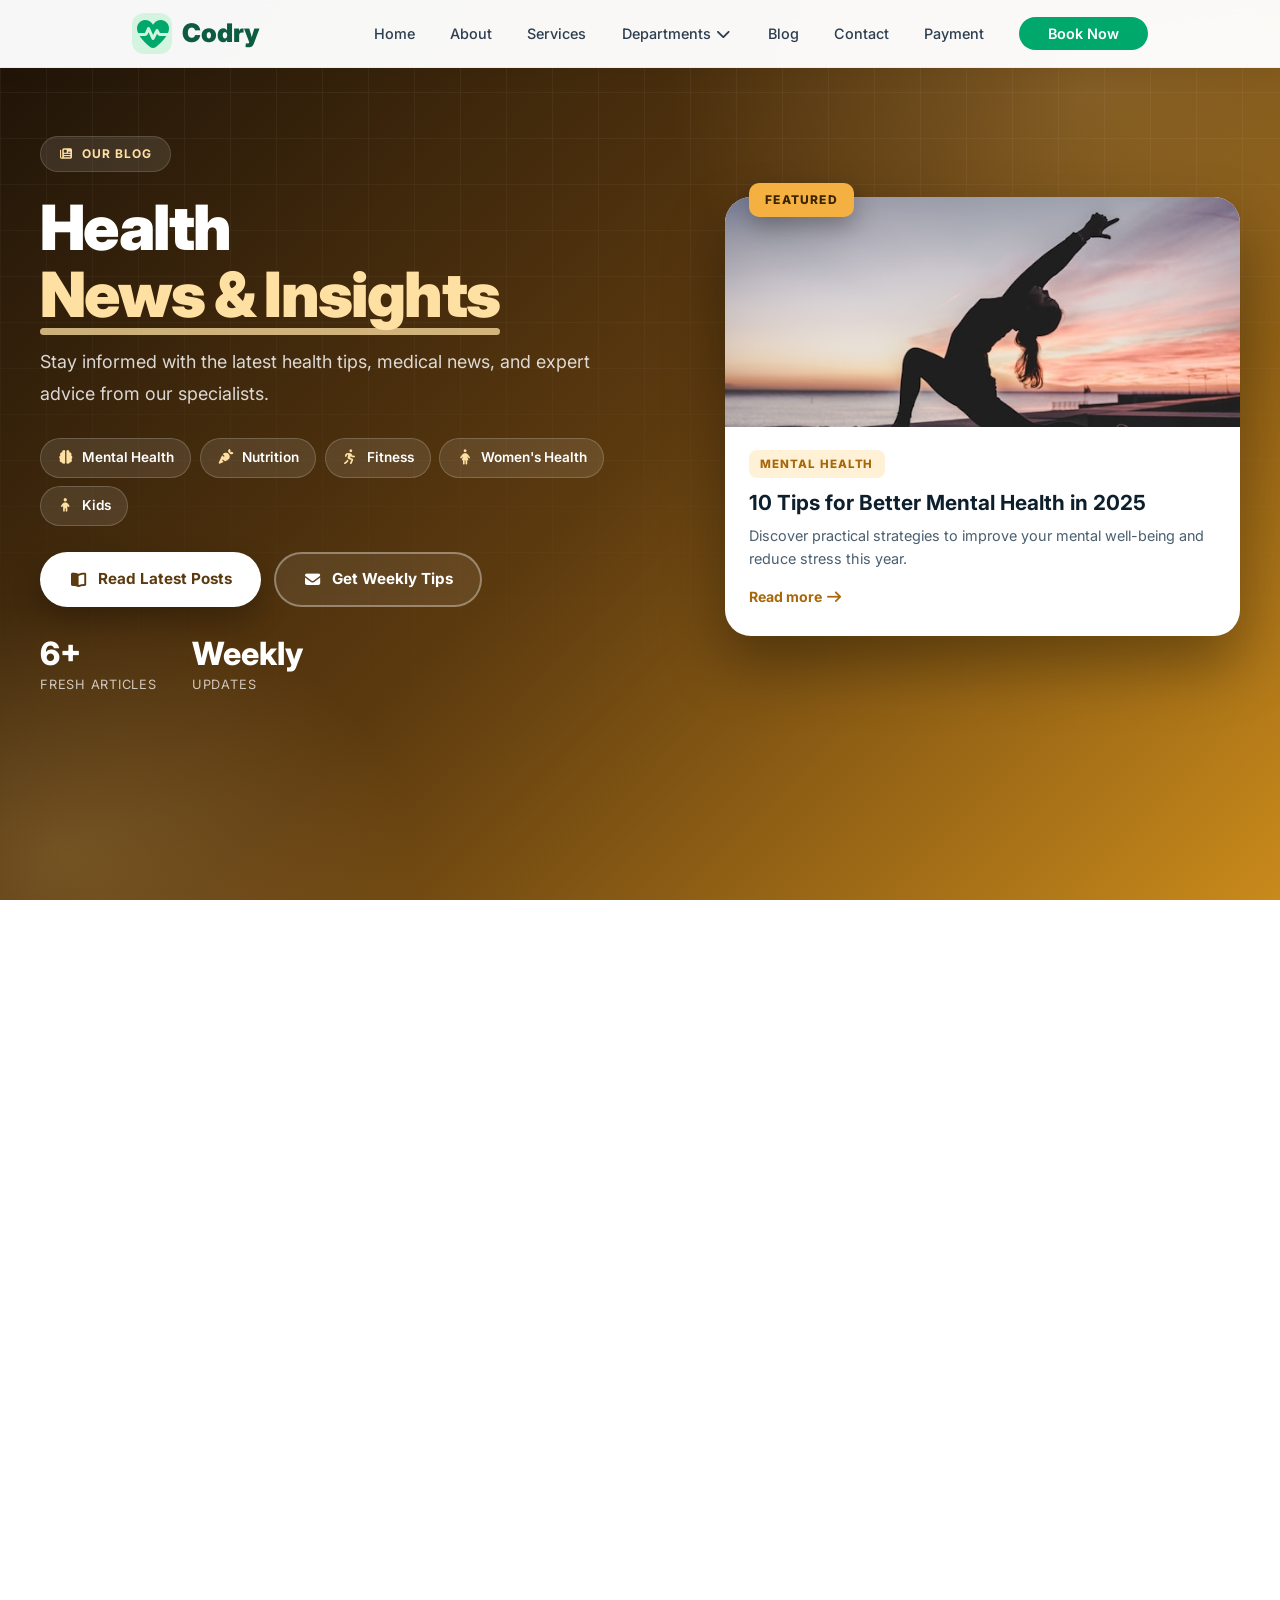
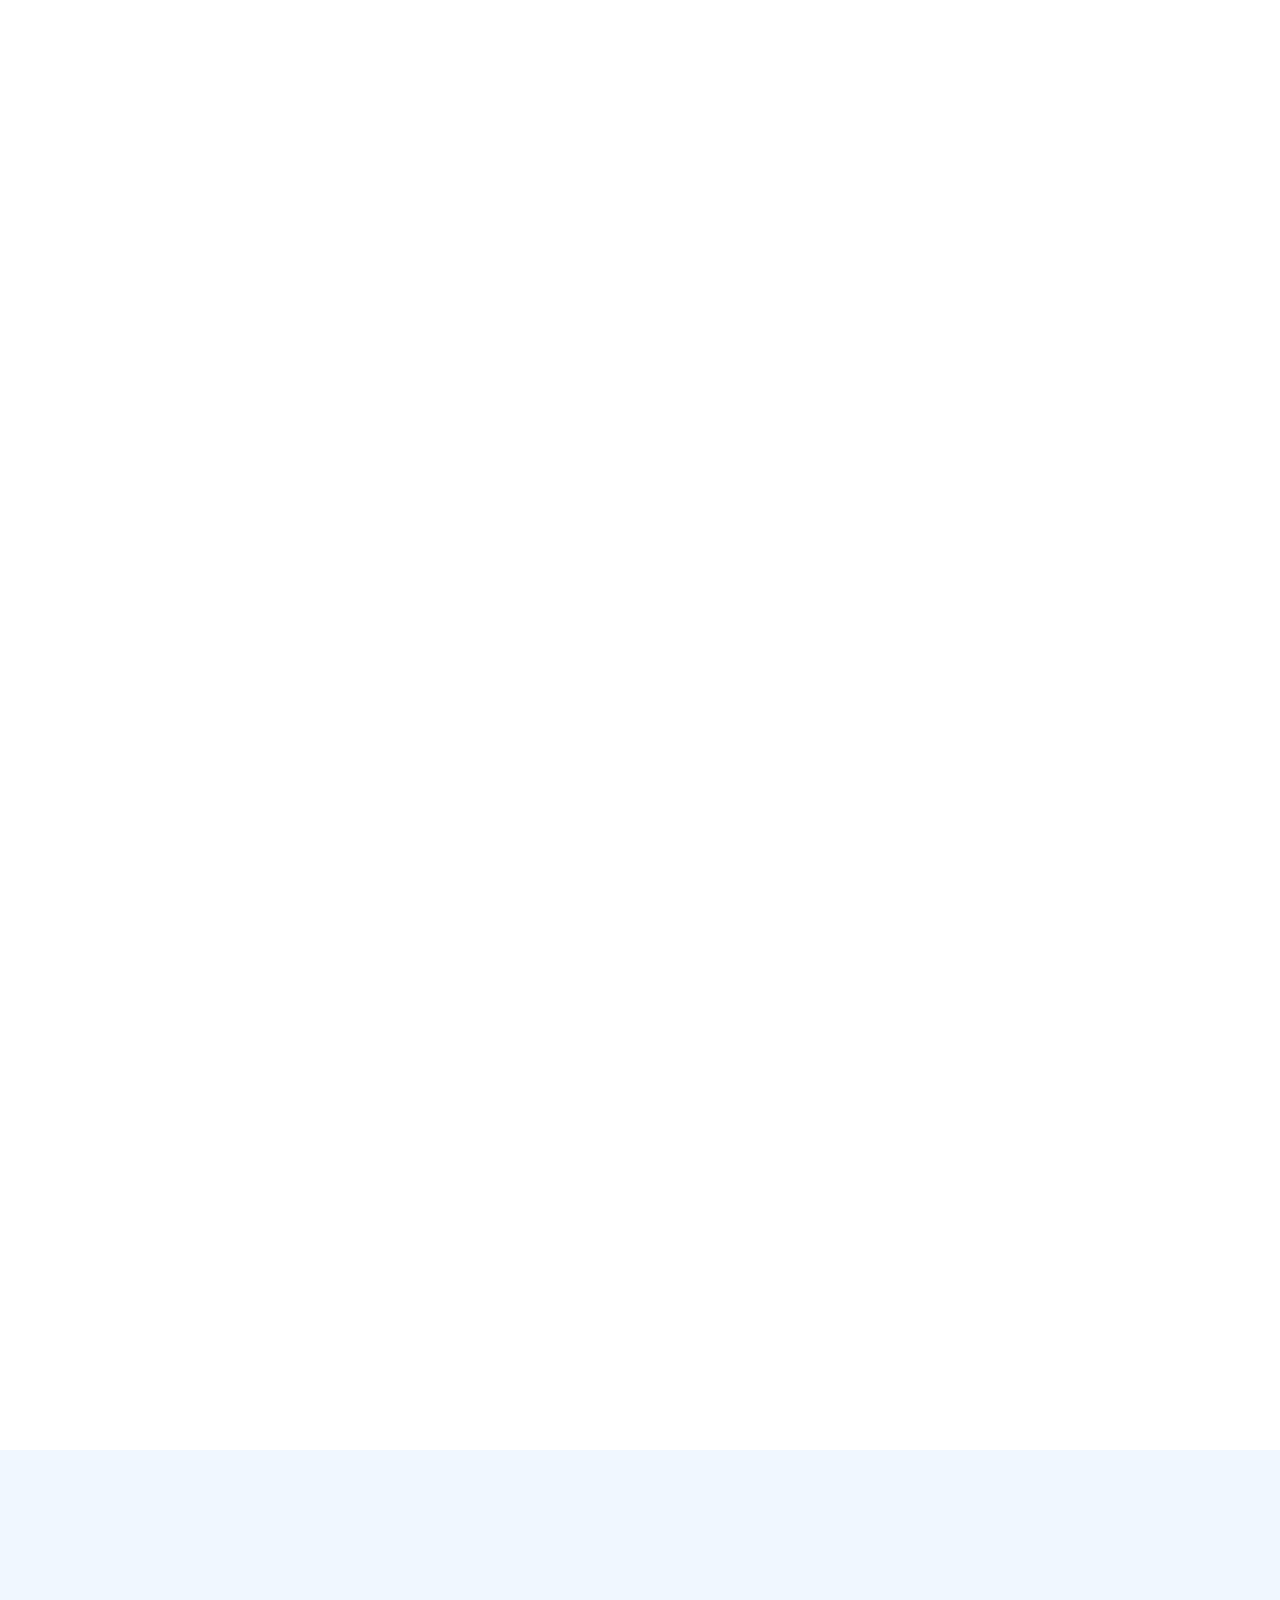
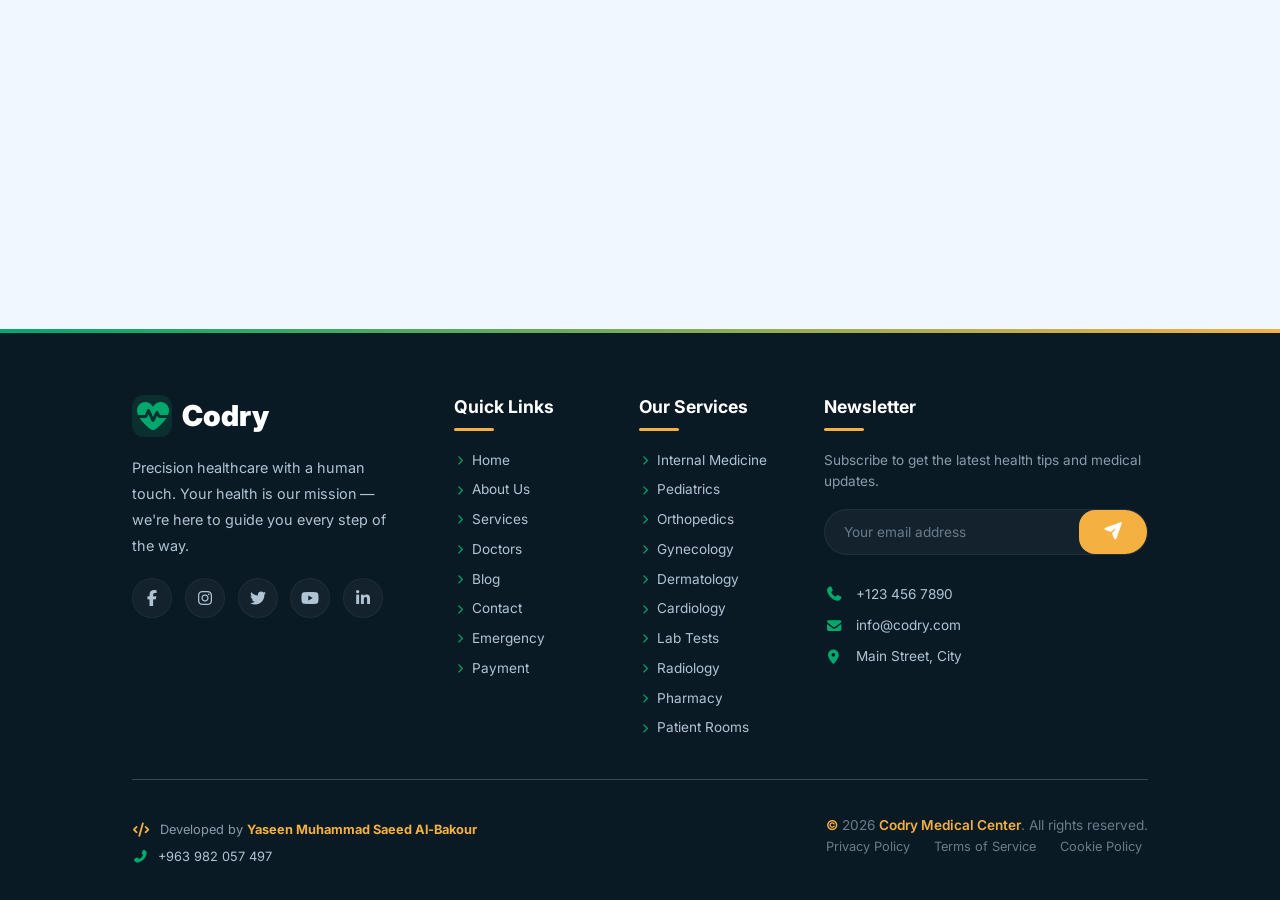
<file: blog.html>
<!DOCTYPE html>
<html lang="en">

<head>
    <meta charset="UTF-8" />
    <meta name="viewport" content="width=device-width, initial-scale=1.0" />
    <title>Codry - Health Blog</title>
    <link rel="stylesheet" href="https://cdnjs.cloudflare.com/ajax/libs/font-awesome/6.4.0/css/all.min.css" />
    <link href="https://fonts.googleapis.com/css2?family=Inter:wght@300;400;500;600;700;800;900&display=swap"
        rel="stylesheet" />
    <link rel="stylesheet" href="css/blog.css">
    <link rel="stylesheet" href="css/style.css">
    <link rel="stylesheet" href="css/all.min.css">
    <link rel="stylesheet" href="css/page-hero.css">
        <link rel="icon" href="data:image/svg+xml,%3Csvg xmlns=%27http://www.w3.org/2000/svg%27 viewBox=%270 0 100 100%27%3E%3Ctext y=%27.9em%27 font-size=%2790%27%3E%E2%9A%95%EF%B8%8F%3C/text%3E%3C/svg%3E">

</head>

<body>

    <!-- ===== NAVIGATION ===== -->
    <nav class="navbar" id="navbar">
        <div class="container">
            <div class="nav-container">
                <a href="index.html" class="nav-logo">
                    <i class="fas fa-heartbeat"></i> Codry
                </a>
                <ul class="nav-links" id="navLinks">
                    <li><a href="index.html">Home</a></li>
                    <li><a href="about.html">About</a></li>
                    <li><a href="services.html">Services</a></li>
                    <li class="dropdown" id="departmentsDropdown">
                        <a href="services.html">
                            Departments <i class="fas fa-chevron-down"></i>
                        </a>
                        <ul class="dropdown-menu">
                            <li><a href="doctors.html"><i class="fas fa-user-md"></i> Doctors</a></li>
                            <li><a href="medical-tests.html"><i class="fas fa-flask"></i> Lab Tests</a></li>
                            <li><a href="radiology.html"><i class="fas fa-x-ray"></i> Radiology</a></li>
                            <li><a href="pharmacy.html"><i class="fas fa-prescription-bottle"></i> Pharmacy</a></li>
                            <li><a href="room.html"><i class="fas fa-bed"></i> Rooms</a></li>
                            <li><a href="emergency.html"><i class="fas fa-ambulance"></i> Emergency</a></li>
                        </ul>
                    </li>

                    <li><a href="blog.html">Blog</a></li>
                    <li><a href="contact.html">Contact</a></li>
                    <li><a href="payment.html">Payment</a></li>
                    <li><a href="booking.html" class="nav-cta">Book Now</a></li>
                </ul>
                <button class="nav-toggle" id="navToggle" aria-label="Toggle menu">
                    <i class="fas fa-bars"></i>
                </button>
            </div>
        </div>
    </nav>

    <!-- ===== 1. HERO ===== -->
    <section class="ph ph--blog" style="--ph-btn:#b87a14">
        <div class="ph-inner">
            <div class="ph-copy">
                <div class="ph-badge"><i class="fas fa-newspaper"></i> Our Blog</div>
                <h1>Health <em>News &amp; Insights</em></h1>
                <p class="ph-lead">Stay informed with the latest health tips, medical news, and expert advice from our specialists.</p>

                <div class="ph-chips">
                    <a href="#blog-posts" class="ph-chip"><i class="fas fa-brain"></i> Mental Health</a>
                    <a href="#blog-posts" class="ph-chip"><i class="fas fa-carrot"></i> Nutrition</a>
                    <a href="#blog-posts" class="ph-chip"><i class="fas fa-running"></i> Fitness</a>
                    <a href="#blog-posts" class="ph-chip"><i class="fas fa-female"></i> Women's Health</a>
                    <a href="#blog-posts" class="ph-chip"><i class="fas fa-child"></i> Kids</a>
                </div>

                <div class="ph-actions">
                    <a href="#blog-posts" class="ph-btn ph-btn--solid" style="color:#5c3a0f"><i class="fas fa-book-open"></i> Read Latest Posts</a>
                    <a href="#blog-subscribe" class="ph-btn ph-btn--ghost"><i class="fas fa-envelope"></i> Get Weekly Tips</a>
                </div>

                <div class="ph-stats">
                    <div class="ph-stat"><b>6+</b><span>Fresh Articles</span></div>
                    <div class="ph-stat"><b>Weekly</b><span>Updates</span></div>
                </div>
            </div>
            <div class="ph-visual">
                <span class="ph-ribbon">Featured</span>
                <a class="ph-post" href="#blog-posts">
                    <img src="img/blog/blog1.png" alt="Mental health" loading="lazy">
                    <div class="ph-post-body">
                        <span class="ph-post-tag">Mental Health</span>
                        <h3>10 Tips for Better Mental Health in 2025</h3>
                        <p>Discover practical strategies to improve your mental well-being and reduce stress this year.</p>
                        <span class="ph-post-link">Read more <i class="fas fa-arrow-right"></i></span>
                    </div>
                </a>
            </div>
        </div>
    </section>

    <!-- ===== 2. BLOG ===== -->
    <section class="blog-section animate-fade-up">
        <div class="container">
        <div class="section-header animate-fade-up">
            <div class="sub">Articles</div>
            <h2>Latest <span>Posts</span></h2>
            <p>Read our latest articles and stay up to date with the world of health and wellness.</p>
        </div>

        <div class="blog-grid">
            <!-- Posts -->
            <div>
                <div class="posts-grid">
                    <!-- Post 1 -->
                    <div class="post-card animate-fade-up delay-1">
                        <img src="img/blog/blog1.png"
                            class="post-image" alt="Mental Health" />
                        <div class="post-content">
                            <div class="post-meta">
                                <span class="category"><i class="fas fa-tag"></i> Mental Health</span>
                                <span>Jan 15, 2025</span>
                            </div>
                            <h3>10 Tips for Better Mental Health in 2025</h3>
                            <p class="post-excerpt">Discover practical strategies to improve your mental well-being and
                                reduce stress this year.</p>
                            <div class="post-footer">
                                <span class="author">
                                    <img src="img/users/1.png" alt="Author" />
                                    Dr. Nor Al-Saud
                                </span>
                                <span class="read-time"><i class="fas fa-eye"></i> 1.2k reads</span>
                            </div>
                            <a href="#" class="btn-read">Read More <i class="fas fa-arrow-right"></i></a>
                        </div>
                    </div>

                    <!-- Post 2 -->
                    <div class="post-card animate-fade-up delay-2">
                        <img src="img/blog/blog2.png"
                            class="post-image" alt="Nutrition" />
                        <div class="post-content">
                            <div class="post-meta">
                                <span class="category"><i class="fas fa-tag"></i> Nutrition</span>
                                <span>Jan 12, 2025</span>
                            </div>
                            <h3>5 Superfoods You Should Add to Your Diet</h3>
                            <p class="post-excerpt">Boost your immune system and energy levels with these
                                nutrient-packed superfoods.</p>
                            <div class="post-footer">
                                <span class="author">
                                    <img src="img/users/2.png" alt="Author" />
                                    Dr. Ahmed Al-Hassan
                                </span>
                                <span class="read-time"><i class="fas fa-eye"></i> 980 reads</span>
                            </div>
                            <a href="#" class="btn-read">Read More <i class="fas fa-arrow-right"></i></a>
                        </div>
                    </div>

                    <!-- Post 3 -->
                    <div class="post-card animate-fade-up delay-3">
                        <img src="img/blog/blog3.png"
                            class="post-image" alt="Exercise" />
                        <div class="post-content">
                            <div class="post-meta">
                                <span class="category"><i class="fas fa-tag"></i> Fitness</span>
                                <span>Jan 10, 2025</span>
                            </div>
                            <h3>Exercise for Everyone: Tips for All Ages</h3>
                            <p class="post-excerpt">Stay active and healthy with these simple exercise tips suitable for
                                every age group.</p>
                            <div class="post-footer">
                                <span class="author">
                                    <img src="img/users/3.png" alt="Author" />
                                    Dr. Khalid Noor
                                </span>
                                <span class="read-time"><i class="fas fa-eye"></i> 780 reads</span>
                            </div>
                            <a href="#" class="btn-read">Read More <i class="fas fa-arrow-right"></i></a>
                        </div>
                    </div>

                    <!-- Post 4 -->
                    <div class="post-card animate-fade-up delay-4">
                        <img src="img/services.png"
                            class="post-image" alt="Women's Health" />
                        <div class="post-content">
                            <div class="post-meta">
                                <span class="category"><i class="fas fa-tag"></i> Women's Health</span>
                                <span>Jan 8, 2025</span>
                            </div>
                            <h3>Women's Health: What Every Woman Should Know</h3>
                            <p class="post-excerpt">Essential health screenings and tips for women at every stage of
                                life.</p>
                            <div class="post-footer">
                                <span class="author">
                                    <img src="img/users/6.png" alt="Author" />
                                    Dr. Samira Ibrahim
                                </span>
                                <span class="read-time"><i class="fas fa-eye"></i> 650 reads</span>
                            </div>
                            <a href="#" class="btn-read">Read More <i class="fas fa-arrow-right"></i></a>
                        </div>
                    </div>

                    <!-- Post 5 -->
                    <div class="post-card animate-fade-up delay-5">
                        <img src="img/services/1.png"
                            class="post-image" alt="Children's Health" />
                        <div class="post-content">
                            <div class="post-meta">
                                <span class="category"><i class="fas fa-tag"></i> Pediatrics</span>
                                <span>Jan 5, 2025</span>
                            </div>
                            <h3>Building Healthy Habits in Children</h3>
                            <p class="post-excerpt">Guide your children toward a lifetime of health with these simple
                                daily habits.</p>
                            <div class="post-footer">
                                <span class="author">
                                    <img src="img/users/5.png" alt="Author" />
                                    Dr. Layl Mansour
                                </span>
                                <span class="read-time"><i class="fas fa-eye"></i> 540 reads</span>
                            </div>
                            <a href="#" class="btn-read">Read More <i class="fas fa-arrow-right"></i></a>
                        </div>
                    </div>

                    <!-- Post 6 -->
                    <div class="post-card animate-fade-up delay-6">
                        <img src="img/blog/8.png"
                            class="post-image" alt="Mental Health" />
                        <div class="post-content">
                            <div class="post-meta">
                                <span class="category"><i class="fas fa-tag"></i> Mental Health</span>
                                <span>Jan 3, 2025</span>
                            </div>
                            <h3>How to Manage Anxiety in Daily Life</h3>
                            <p class="post-excerpt">Practical tips and techniques to manage anxiety and find peace in
                                your daily routine.</p>
                            <div class="post-footer">
                                <span class="author">
                                    <img src="img/users/4.png" alt="Author" />
                                    Dr. Nor Al-Saud
                                </span>
                                <span class="read-time"><i class="fas fa-eye"></i> 420 reads</span>
                            </div>
                            <a href="#" class="btn-read">Read More <i class="fas fa-arrow-right"></i></a>
                        </div>
                    </div>
                </div>

                <!-- Pagination -->
                <div class="pagination">
                    <span class="active">1</span>
                    <a href="#">2</a>
                    <a href="#">3</a>
                    <a href="#">4</a>
                    <a href="#"><i class="fas fa-arrow-right"></i></a>
                </div>
            </div>

            <!-- Sidebar -->
            <div class="sidebar">
                <!-- Search -->
                <div class="sidebar-widget animate-fade-up delay-1">
                    <h4><i class="fas fa-search"></i> Search</h4>
                    <div class="search-box">
                        <input type="text" placeholder="Search articles..." />
                        <button><i class="fas fa-search"></i></button>
                    </div>
                </div>

                <!-- Categories -->
                <div class="sidebar-widget animate-fade-up delay-2">
                    <h4><i class="fas fa-folder"></i> Categories</h4>
                    <ul class="category-list">
                        <li><a href="#">Mental Health</a> <span>12</span></li>
                        <li><a href="#">Nutrition</a> <span>8</span></li>
                        <li><a href="#">Fitness</a> <span>6</span></li>
                        <li><a href="#">Women's Health</a> <span>5</span></li>
                        <li><a href="#">Pediatrics</a> <span>4</span></li>
                        <li><a href="#">Cardiology</a> <span>3</span></li>
                    </ul>
                </div>

                <!-- Recent Posts -->
                <div class="sidebar-widget animate-fade-up delay-3">
                    <h4><i class="fas fa-clock"></i> Recent Posts</h4>
                    <div class="recent-post">
                        <img src="img/blog/blog1.png"
                            alt="Post" />
                        <div class="info">
                            <h5>10 Tips for Better Mental Health</h5>
                            <span class="date">Jan 15, 2025</span>
                        </div>
                    </div>
                    <div class="recent-post">
                        <img src="img/blog/blog2.png"
                            alt="Post" />
                        <div class="info">
                            <h5>5 Superfoods You Should Add</h5>
                            <span class="date">Jan 12, 2025</span>
                        </div>
                    </div>
                    <div class="recent-post">
                        <img src="img/blog/blog3.png"
                            alt="Post" />
                        <div class="info">
                            <h5>Exercise for Everyone</h5>
                            <span class="date">Jan 10, 2025</span>
                        </div>
                    </div>
                </div>

                <!-- Tags -->
                <div class="sidebar-widget animate-fade-up delay-4">
                    <h4><i class="fas fa-tags"></i> Tags</h4>
                    <div class="tags">
                        <a href="#" class="tag">Health</a>
                        <a href="#" class="tag">Wellness</a>
                        <a href="#" class="tag">Nutrition</a>
                        <a href="#" class="tag">Fitness</a>
                        <a href="#" class="tag">Mental Health</a>
                        <a href="#" class="tag">Pediatrics</a>
                        <a href="#" class="tag">Cardiology</a>
                        <a href="#" class="tag">Women's Health</a>
                    </div>
                </div>

                <!-- Newsletter -->
                <div class="sidebar-widget animate-fade-up delay-5">
                    <h4><i class="fas fa-envelope"></i> Newsletter</h4>
                    <p style="font-size:0.85rem; color:var(--text-light); margin-bottom:1rem;">Subscribe to get the
                        latest health tips straight to your inbox.</p>
                    <form class="newsletter-form">
                        <input type="email" placeholder="Your email address" required />
                        <button type="submit"><i class="fas fa-paper-plane"></i> Subscribe</button>
                    </form>
                </div>
            </div>
        </div></div>
    </section>

    <!-- ===== 3. CTA ===== -->
    <section class="cta-section">
        <div class="cta-box animate-fade-up">
            <h2>Stay Updated</h2>
            <p>Subscribe to our newsletter and never miss a health tip or medical update.</p>
            <a href="#" class="btn-white"><i class="fas fa-envelope"></i> Subscribe Now</a>
        </div>
    </section>

    <!-- ===== FOOTER ===== -->
    <script src="js/layout.js" data-part="footer"></script>

    <!-- ===== SCROLL TO TOP ===== -->
    <button class="scroll-top" id="scrollTop"><i class="fas fa-arrow-up"></i></button>

    <!-- ===== JAVASCRIPT ===== -->
    <script>
        document.getElementById('navToggle').addEventListener('click', function () {
            document.getElementById('navLinks').classList.toggle('active');
        });

        const scrollBtn = document.getElementById('scrollTop');
        window.addEventListener('scroll', function () {
            if (window.scrollY > 300) {
                scrollBtn.classList.add('show');
            } else {
                scrollBtn.classList.remove('show');
            }
        });
        scrollBtn.addEventListener('click', function () {
            window.scrollTo({ top: 0, behavior: 'smooth' });
        });

        // Newsletter form
        document.querySelector('.newsletter-form').addEventListener('submit', function (e) {
            e.preventDefault();
            alert('Thank you for subscribing! Check your email for confirmation.');
            this.reset();
        });

        // Search
        document.querySelector('.search-box button').addEventListener('click', function () {
            const input = document.querySelector('.search-box input');
            if (input.value.trim()) {
                alert('Searching for: "' + input.value + '"');
            } else {
                alert('Please enter a search term.');
            }
        });

        document.querySelector('.search-box input').addEventListener('keypress', function (e) {
            if (e.key === 'Enter') {
                document.querySelector('.search-box button').click();
            }
        });

        // ===== SCROLL ANIMATION =====
        document.addEventListener('DOMContentLoaded', function () {
            const observer = new IntersectionObserver((entries) => {
                entries.forEach(entry => {
                    if (entry.isIntersecting) {
                        entry.target.style.opacity = '1';
                        entry.target.style.transform = 'translateY(0)';
                    }
                });
            }, { threshold: 0.1 });

            document.querySelectorAll('.animate-fade-up, .animate-slide-left, .animate-slide-right')
                .forEach(el => {
                    el.style.opacity = '0';
                    el.style.transform = 'translateY(30px)';
                    observer.observe(el);
                });
        });
    </script>

</body>

</html>
</file>
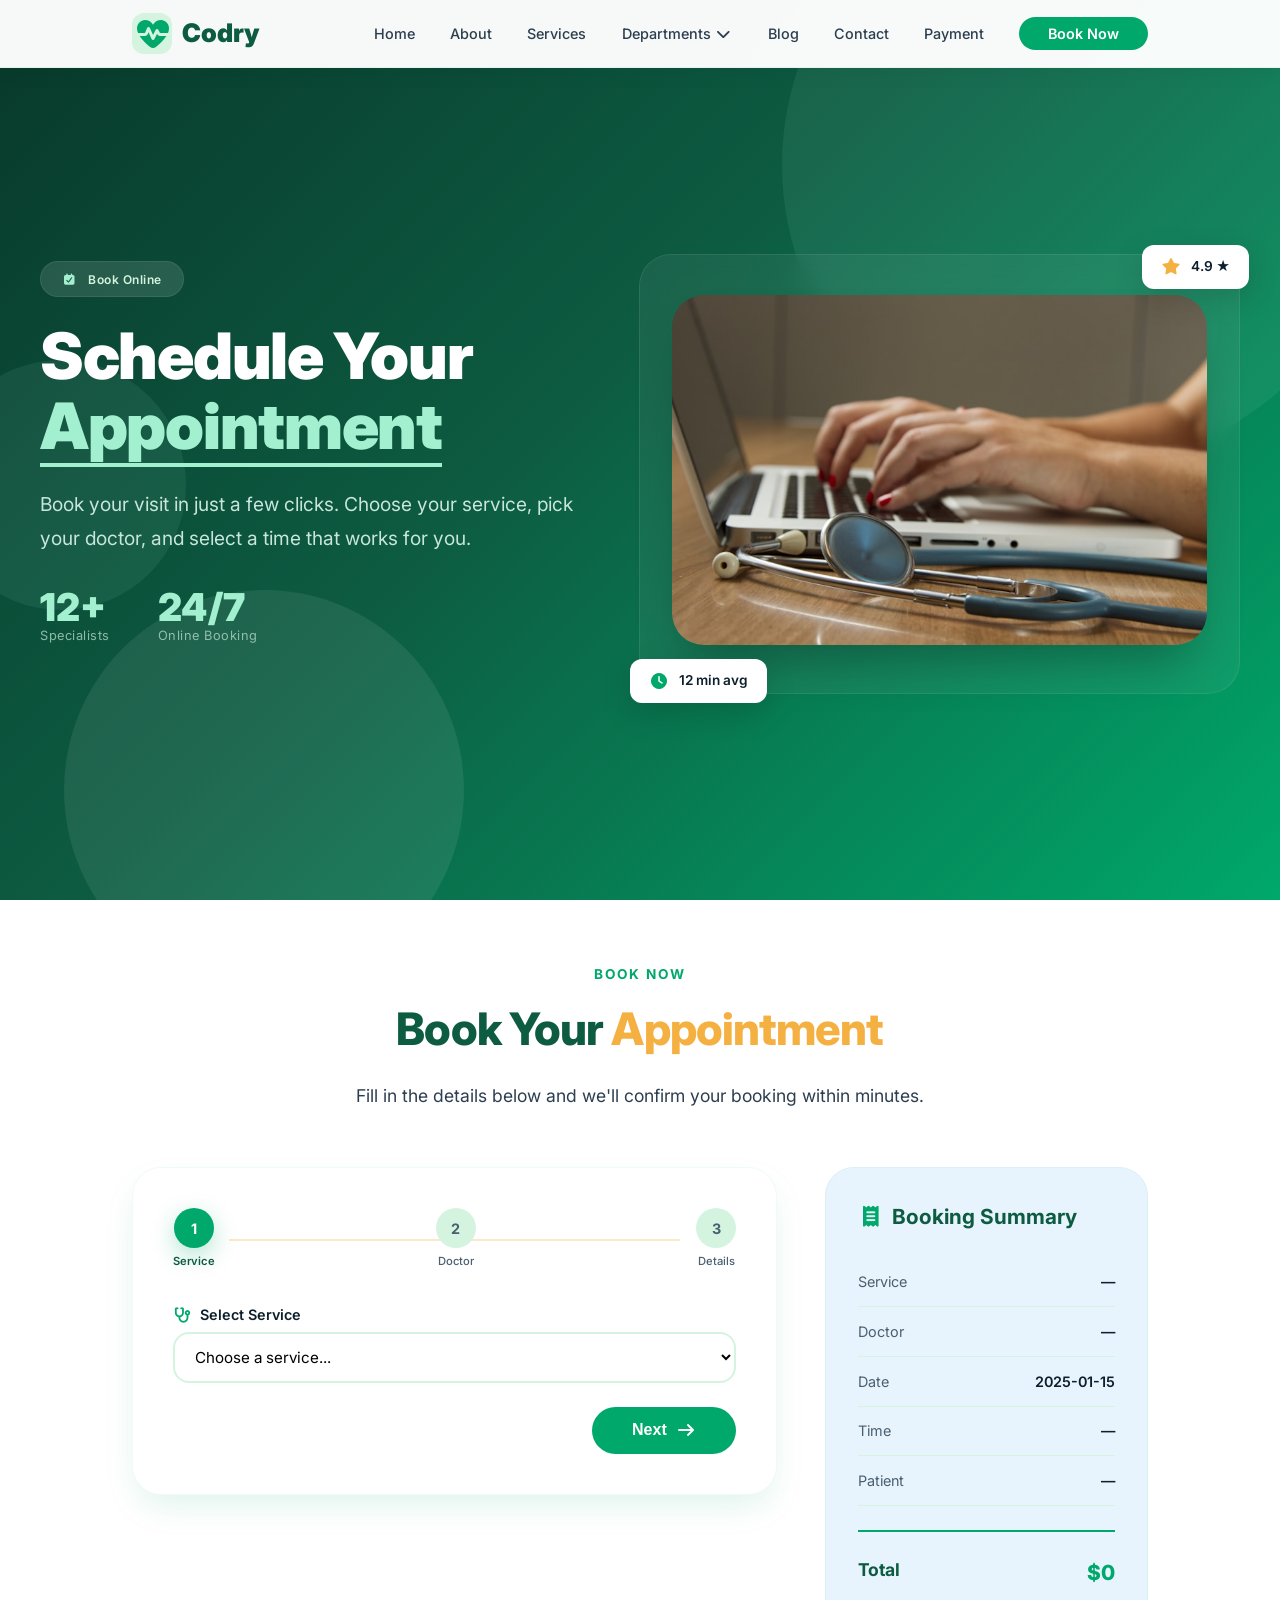
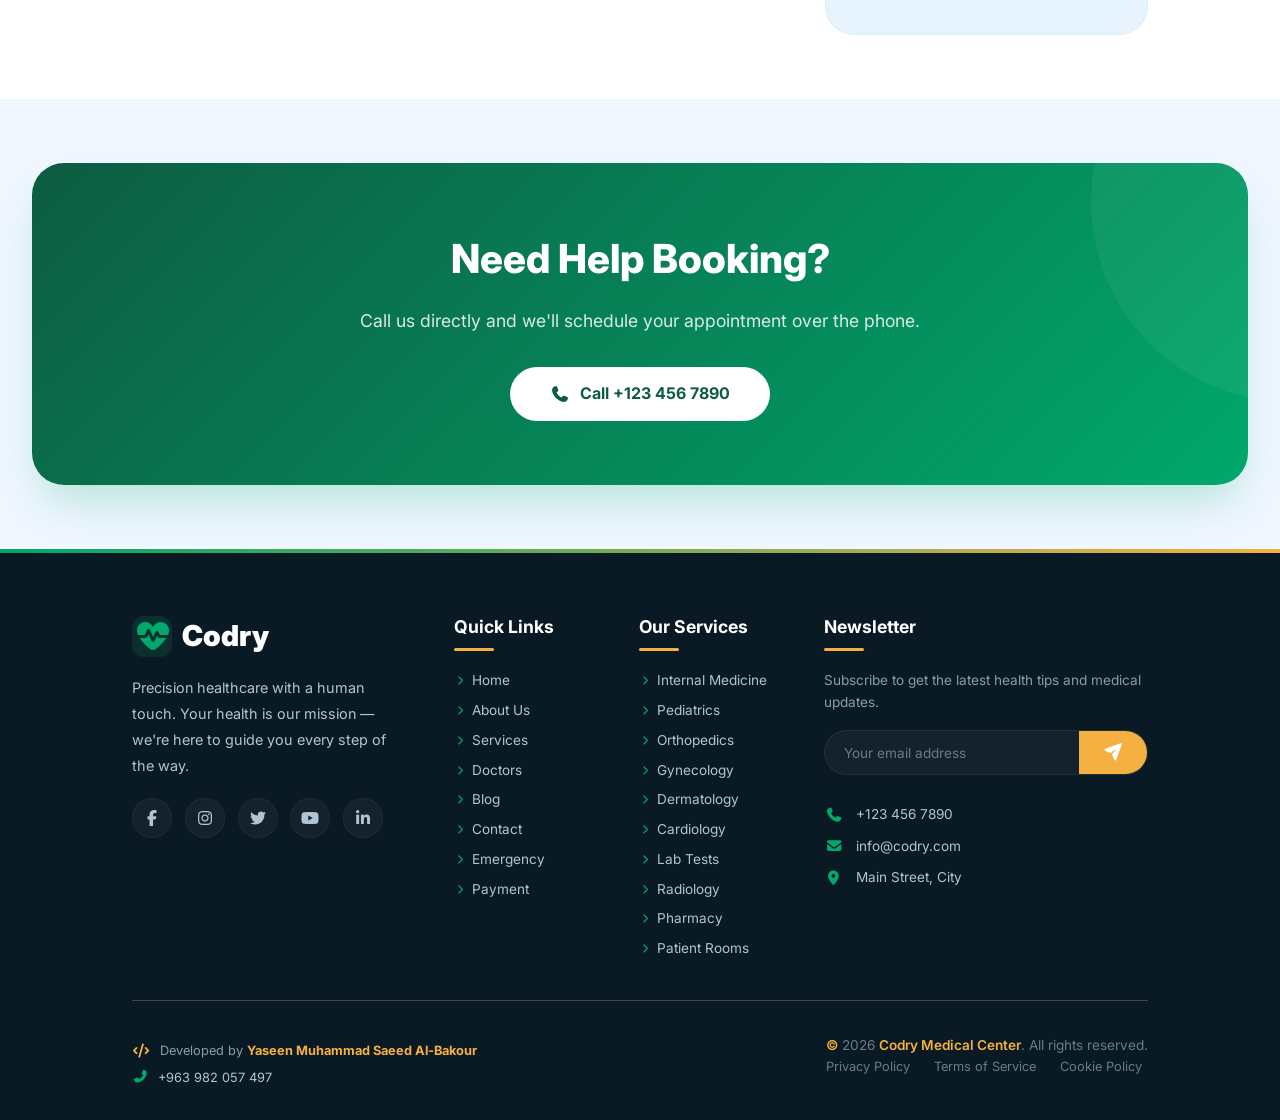
<file: booking.html>
<!DOCTYPE html>
<html lang="en">

<head>
    <meta charset="UTF-8" />
    <meta name="viewport" content="width=device-width, initial-scale=1.0" />
    <title>Codry - Book Appointment</title>
    <meta name="description" content="Book a doctor appointment online at Codry Medical Center in a few clicks.">
    <meta property="og:title" content="Codry Medical Center">
    <meta property="og:description" content="Book a doctor appointment online at Codry Medical Center in a few clicks.">
    <link rel="icon" href="data:image/svg+xml,%3Csvg xmlns=%27http://www.w3.org/2000/svg%27 viewBox=%270 0 100 100%27%3E%3Ctext y=%27.9em%27 font-size=%2790%27%3E%E2%9A%95%EF%B8%8F%3C/text%3E%3C/svg%3E">
    <link href="https://fonts.googleapis.com/css2?family=Inter:wght@300;400;500;600;700;800;900&display=swap"
        rel="stylesheet" />
    <link rel="stylesheet" href="css/booking.css">
    <link rel="stylesheet" href="css/style.css">
    <link rel="stylesheet" href="css/all.min.css">
    <link rel="stylesheet" href="css/page-hero.css">
</head>

<body>

    <!-- ===== NAVIGATION ===== -->
    <nav class="navbar" id="navbar">
        <div class="container">
            <div class="nav-container">
                <a href="index.html" class="nav-logo">
                    <i class="fas fa-heartbeat"></i> Codry
                </a>
                <ul class="nav-links" id="navLinks">
                    <li><a href="index.html">Home</a></li>
                    <li><a href="about.html">About</a></li>
                    <li><a href="services.html">Services</a></li>
                    <li class="dropdown" id="departmentsDropdown">
                        <a href="services.html">
                            Departments <i class="fas fa-chevron-down"></i>
                        </a>
                        <ul class="dropdown-menu">
                            <li><a href="doctors.html"><i class="fas fa-user-md"></i> Doctors</a></li>
                            <li><a href="medical-tests.html"><i class="fas fa-flask"></i> Lab Tests</a></li>
                            <li><a href="radiology.html"><i class="fas fa-x-ray"></i> Radiology</a></li>
                            <li><a href="pharmacy.html"><i class="fas fa-prescription-bottle"></i> Pharmacy</a></li>
                            <li><a href="room.html"><i class="fas fa-bed"></i> Rooms</a></li>
                            <li><a href="emergency.html"><i class="fas fa-ambulance"></i> Emergency</a></li>
                        </ul>
                    </li>

                    <li><a href="blog.html">Blog</a></li>
                    <li><a href="contact.html">Contact</a></li>
                    <li><a href="payment.html">Payment</a></li>
                    <li><a href="booking.html" class="nav-cta">Book Now</a></li>
                </ul>
                <button class="nav-toggle" id="navToggle" aria-label="Toggle menu">
                    <i class="fas fa-bars"></i>
                </button>
            </div>
        </div>
    </nav>

    <!-- ===== 1. HERO ===== -->
    <section class="hero">
        <div class="hero-shapes">
            <div class="shape shape-1"></div>
            <div class="shape shape-2"></div>
            <div class="shape shape-3"></div>
        </div>
        <div class="hero-container">
            <div class="hero-content animate-slide-left">
                <div class="hero-badge"><i class="fas fa-calendar-check"></i> Book Online</div>
                <h1>Schedule Your <br><span class="highlight">Appointment</span></h1>
                <p class="hero-description">Book your visit in just a few clicks. Choose your service, pick your doctor,
                    and select a time that works for you.</p>
                <div class="hero-stats">
                    <div class="stat-item">
                        <div class="stat-number">12+</div>
                        <div class="stat-label">Specialists</div>
                    </div>
                    <div class="stat-item">
                        <div class="stat-number">24/7</div>
                        <div class="stat-label">Online Booking</div>
                    </div>
                </div>
            </div>
            <div class="hero-image-card animate-slide-right">
                <img src="img/services.png"
                    alt="Booking" />
                <div class="floating-badge badge-1"><i class="fas fa-star"></i> 4.9 ★</div>
                <div class="floating-badge badge-2"><i class="fas fa-clock"></i> 12 min avg</div>
            </div>
        </div>
    </section>

    <!-- ===== 2. BOOKING ===== -->
    <section class="booking-section" id="booking">
        <div class="container">
        <div class="section-header animate-fade-up">
            <div class="sub">Book Now</div>
            <h2>Book Your <span>Appointment</span></h2>
            <p>Fill in the details below and we'll confirm your booking within minutes.</p>
        </div>

        <div class="booking-grid">
            <!-- FORM -->
            <div class="booking-form animate-fade-up delay-1">
                <div class="step-indicator">
                    <div class="step active" data-step="1">
                        <div class="circle">1</div>
                        <span class="label">Service</span>
                    </div>
                    <div class="step" data-step="2">
                        <div class="circle">2</div>
                        <span class="label">Doctor</span>
                    </div>
                    <div class="step" data-step="3">
                        <div class="circle">3</div>
                        <span class="label">Details</span>
                    </div>
                </div>

                <!-- Step 1: Service -->
                <div class="form-step active" data-step="1">
                    <div class="form-group">
                        <label><i class="fas fa-stethoscope"></i> Select Service</label>
                        <select id="serviceSelect">
                            <option value="">Choose a service...</option>
                            <option value="Internal Medicine|120">Internal Medicine - $120</option>
                            <option value="Pediatrics|100">Pediatrics - $100</option>
                            <option value="Orthopedics|180">Orthopedics - $180</option>
                            <option value="Gynecology|140">Gynecology - $140</option>
                            <option value="Dermatology|110">Dermatology - $110</option>
                            <option value="Cardiology|200">Cardiology - $200</option>
                        </select>
                    </div>
                    <div style="display:flex; justify-content:flex-end;">
                        <button class="btn-next" onclick="goToStep(2)">Next <i class="fas fa-arrow-right"></i></button>
                    </div>
                </div>

                <!-- Step 2: Doctor -->
                <div class="form-step" data-step="2">
                    <div class="form-group">
                        <label><i class="fas fa-user-md"></i> Select Doctor</label>
                        <select id="doctorSelect">
                            <option value="">Choose a doctor...</option>
                            <option value="Dr. Ahmed Al-Hassan">Dr. Ahmed Al-Hassan - Internal Medicine</option>
                            <option value="Dr. Layla Mansour">Dr. Layla Mansour - Pediatrics</option>
                            <option value="Dr. Khalid Noor">Dr. Khalid Noor - Orthopedics</option>
                            <option value="Dr. Samira Ibrahim">Dr. Samira Ibrahim - Gynecology</option>
                            <option value="Dr. Omar Khaled">Dr. Omar Khaled - Dermatology</option>
                        </select>
                    </div>
                    <div class="form-group">
                        <label><i class="fas fa-calendar-alt"></i> Select Date</label>
                        <input type="date" id="dateInput" min="2025-01-01" value="2025-01-15" />
                    </div>
                    <div class="form-group">
                        <label><i class="fas fa-clock"></i> Select Time</label>
                        <div class="time-slots" id="timeSlots">
                            <div class="slot" data-time="9:00 AM">9:00 AM</div>
                            <div class="slot" data-time="10:00 AM">10:00 AM</div>
                            <div class="slot" data-time="11:00 AM">11:00 AM</div>
                            <div class="slot" data-time="1:00 PM">1:00 PM</div>
                            <div class="slot" data-time="2:00 PM">2:00 PM</div>
                            <div class="slot" data-time="3:00 PM">3:00 PM</div>
                            <div class="slot" data-time="4:00 PM">4:00 PM</div>
                            <div class="slot" data-time="5:00 PM">5:00 PM</div>
                        </div>
                    </div>
                    <div class="form-buttons">
                        <button class="btn-prev" onclick="goToStep(1)"><i class="fas fa-arrow-left"></i> Back</button>
                        <button class="btn-next" onclick="goToStep(3)">Next <i class="fas fa-arrow-right"></i></button>
                    </div>
                </div>

                <!-- Step 3: Details -->
                <div class="form-step" data-step="3">
                    <div class="form-group">
                        <label><i class="fas fa-user"></i> Full Name</label>
                        <input type="text" id="fullName" placeholder="Enter your full name" />
                    </div>
                    <div class="form-group">
                        <label><i class="fas fa-envelope"></i> Email Address</label>
                        <input type="email" id="email" placeholder="Enter your email" />
                    </div>
                    <div class="form-group">
                        <label><i class="fas fa-phone"></i> Phone Number</label>
                        <input type="tel" id="phone" placeholder="Enter your phone number" />
                    </div>
                    <div class="form-group">
                        <label><i class="fas fa-comment"></i> Additional Notes</label>
                        <textarea id="notes" rows="3" placeholder="Any special requests or notes..."></textarea>
                    </div>
                    <div class="form-buttons">
                        <button class="btn-prev" onclick="goToStep(2)"><i class="fas fa-arrow-left"></i> Back</button>
                        <button class="btn-next" onclick="submitBooking()" style="background:var(--gold);">
                            <i class="fas fa-check-circle"></i> Confirm Booking
                        </button>
                    </div>
                </div>

                <!-- Confirmation -->
                <div class="confirmation" id="confirmation">
                    <div class="icon-wrapper"><i class="fas fa-check-circle"></i></div>
                    <h2>Booking Confirmed!</h2>
                    <p>Your appointment has been scheduled. We'll send you a confirmation email shortly.</p>
                    <div class="ref-number">#COD-2025-001</div>
                    <button class="btn-next" onclick="resetBooking()" style="margin-top:1.5rem;">
                        <i class="fas fa-redo"></i> Book Another
                    </button>
                </div>
            </div>

            <!-- SUMMARY -->
            <div class="booking-summary animate-fade-up delay-2">
                <h3><i class="fas fa-receipt"></i> Booking Summary</h3>
                <div class="summary-item">
                    <span class="label">Service</span>
                    <span class="value" id="summaryService">—</span>
                </div>
                <div class="summary-item">
                    <span class="label">Doctor</span>
                    <span class="value" id="summaryDoctor">—</span>
                </div>
                <div class="summary-item">
                    <span class="label">Date</span>
                    <span class="value" id="summaryDate">—</span>
                </div>
                <div class="summary-item">
                    <span class="label">Time</span>
                    <span class="value" id="summaryTime">—</span>
                </div>
                <div class="summary-item">
                    <span class="label">Patient</span>
                    <span class="value" id="summaryPatient">—</span>
                </div>
                <div class="summary-item total">
                    <span class="label">Total</span>
                    <span class="value" id="summaryTotal">$0</span>
                </div>
            </div>
        </div></div>
    </section>

    <!-- ===== 3. CTA ===== -->
    <section class="cta-section">
        <div class="cta-box animate-fade-up">
            <h2>Need Help Booking?</h2>
            <p>Call us directly and we'll schedule your appointment over the phone.</p>
            <a href="#" class="btn-white"><i class="fas fa-phone"></i> Call +123 456 7890</a>
        </div>
    </section>

    <!-- ===== FOOTER ===== -->
    <script src="js/layout.js" data-part="footer"></script>

    <!-- ===== SCROLL TO TOP ===== -->
    <button class="scroll-top" id="scrollTop"><i class="fas fa-arrow-up"></i></button>

    <!-- ===== JAVASCRIPT ===== -->
    <script>
        // Navigation
        document.getElementById('navToggle').addEventListener('click', function () {
            document.getElementById('navLinks').classList.toggle('active');
        });

        // Scroll to Top
        const scrollBtn = document.getElementById('scrollTop');
        window.addEventListener('scroll', function () {
            if (window.scrollY > 300) {
                scrollBtn.classList.add('show');
            } else {
                scrollBtn.classList.remove('show');
            }
        });
        scrollBtn.addEventListener('click', function () {
            window.scrollTo({ top: 0, behavior: 'smooth' });
        });

        // ===== BOOKING LOGIC =====
        let currentStep = 1;
        let selectedTime = '';

        // Time slot selection
        document.querySelectorAll('.time-slots .slot').forEach(slot => {
            slot.addEventListener('click', function () {
                if (this.classList.contains('disabled')) return;
                document.querySelectorAll('.time-slots .slot').forEach(s => s.classList.remove('selected'));
                this.classList.add('selected');
                selectedTime = this.dataset.time;
                updateSummary();
            });
        });

        // Update summary on form changes
        document.getElementById('serviceSelect').addEventListener('change', updateSummary);
        document.getElementById('doctorSelect').addEventListener('change', updateSummary);
        document.getElementById('dateInput').addEventListener('change', updateSummary);
        document.getElementById('fullName').addEventListener('input', updateSummary);

        function updateSummary() {
            const service = document.getElementById('serviceSelect');
            const doctor = document.getElementById('doctorSelect');
            const date = document.getElementById('dateInput');
            const name = document.getElementById('fullName');

            document.getElementById('summaryService').textContent = service.value ? service.value.split('|')[0] : '—';
            document.getElementById('summaryDoctor').textContent = doctor.value || '—';
            document.getElementById('summaryDate').textContent = date.value || '—';
            document.getElementById('summaryTime').textContent = selectedTime || '—';
            document.getElementById('summaryPatient').textContent = name.value || '—';

            // Calculate total
            let total = 0;
            if (service.value) {
                const parts = service.value.split('|');
                if (parts.length > 1) total = parseInt(parts[1]);
            }
            document.getElementById('summaryTotal').textContent = total > 0 ? `$${total}` : '$0';
        }

        function goToStep(step) {
            // Validate
            if (step > currentStep) {
                if (step === 2) {
                    const service = document.getElementById('serviceSelect');
                    if (!service.value) {
                        alert('Please select a service first.');
                        return;
                    }
                }
                if (step === 3) {
                    const doctor = document.getElementById('doctorSelect');
                    const date = document.getElementById('dateInput');
                    if (!doctor.value) {
                        alert('Please select a doctor.');
                        return;
                    }
                    if (!selectedTime) {
                        alert('Please select a time slot.');
                        return;
                    }
                }
            }

            currentStep = step;

            // Update steps
            document.querySelectorAll('.step-indicator .step').forEach(el => {
                const s = parseInt(el.dataset.step);
                el.classList.remove('active', 'done');
                if (s === currentStep) el.classList.add('active');
                else if (s < currentStep) el.classList.add('done');
            });

            // Update forms
            document.querySelectorAll('.form-step').forEach(el => {
                el.classList.remove('active');
                if (parseInt(el.dataset.step) === currentStep) el.classList.add('active');
            });

            document.getElementById('booking').scrollIntoView({ behavior: 'smooth', block: 'start' });
        }

        function submitBooking() {
            const name = document.getElementById('fullName');
            const email = document.getElementById('email');
            const phone = document.getElementById('phone');

            if (!name.value || !email.value || !phone.value) {
                alert('Please fill in all your details.');
                return;
            }

            document.querySelectorAll('.form-step').forEach(el => el.classList.remove('active'));
            document.getElementById('confirmation').classList.add('show');
            updateSummary();
        }

        function resetBooking() {
            document.getElementById('confirmation').classList.remove('show');
            document.querySelectorAll('.form-step').forEach(el => el.classList.remove('active'));
            document.querySelector('.form-step[data-step="1"]').classList.add('active');

            document.getElementById('serviceSelect').value = '';
            document.getElementById('doctorSelect').value = '';
            document.getElementById('fullName').value = '';
            document.getElementById('email').value = '';
            document.getElementById('phone').value = '';
            document.getElementById('notes').value = '';
            document.querySelectorAll('.time-slots .slot').forEach(s => s.classList.remove('selected'));
            selectedTime = '';

            currentStep = 1;
            document.querySelectorAll('.step-indicator .step').forEach(el => {
                el.classList.remove('active', 'done');
                if (parseInt(el.dataset.step) === 1) el.classList.add('active');
            });

            updateSummary();
        }

        updateSummary();

        // ===== SCROLL ANIMATION =====
        document.addEventListener('DOMContentLoaded', function () {
            const observer = new IntersectionObserver((entries) => {
                entries.forEach(entry => {
                    if (entry.isIntersecting) {
                        entry.target.style.opacity = '1';
                        entry.target.style.transform = 'translateY(0)';
                    }
                });
            }, { threshold: 0.1 });

            document.querySelectorAll('.animate-fade-up, .animate-slide-left, .animate-slide-right')
                .forEach(el => {
                    el.style.opacity = '0';
                    el.style.transform = 'translateY(30px)';
                    observer.observe(el);
                });
        });
    </script>

</body>

</html>
</file>
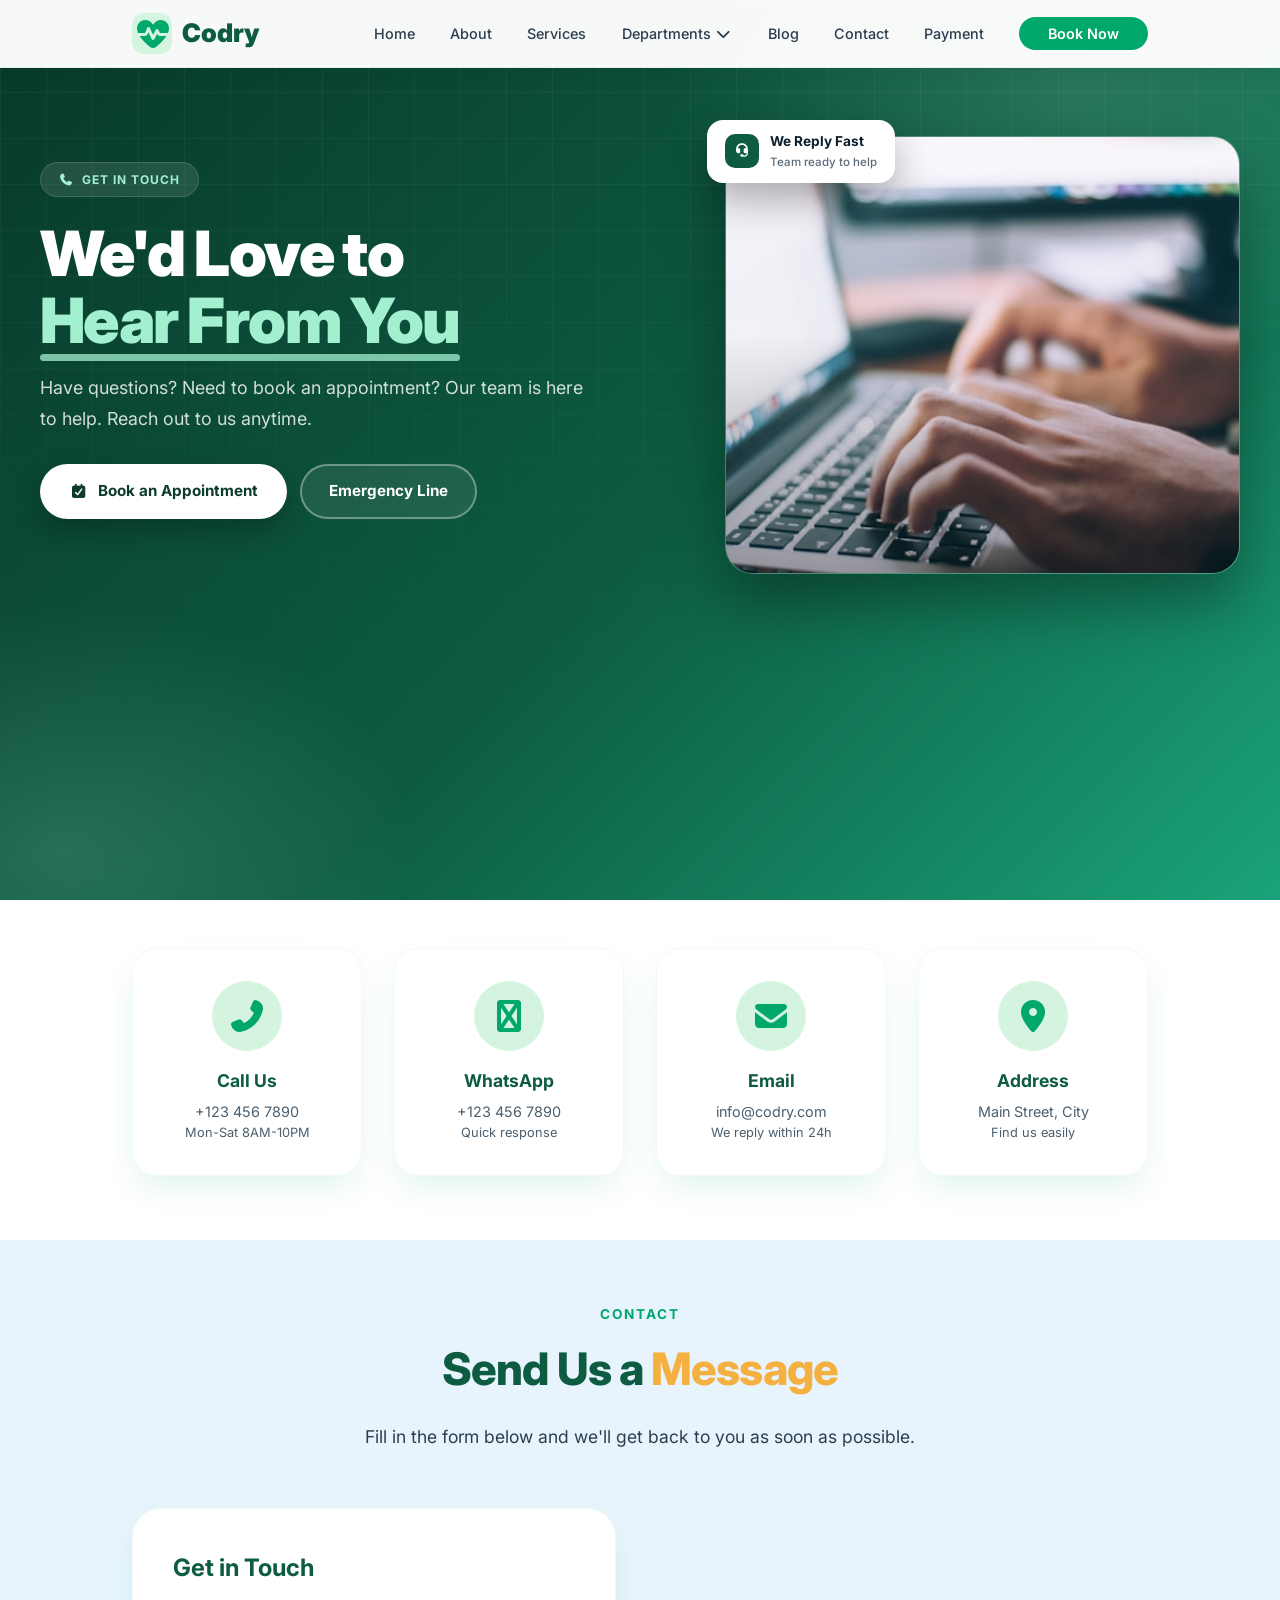
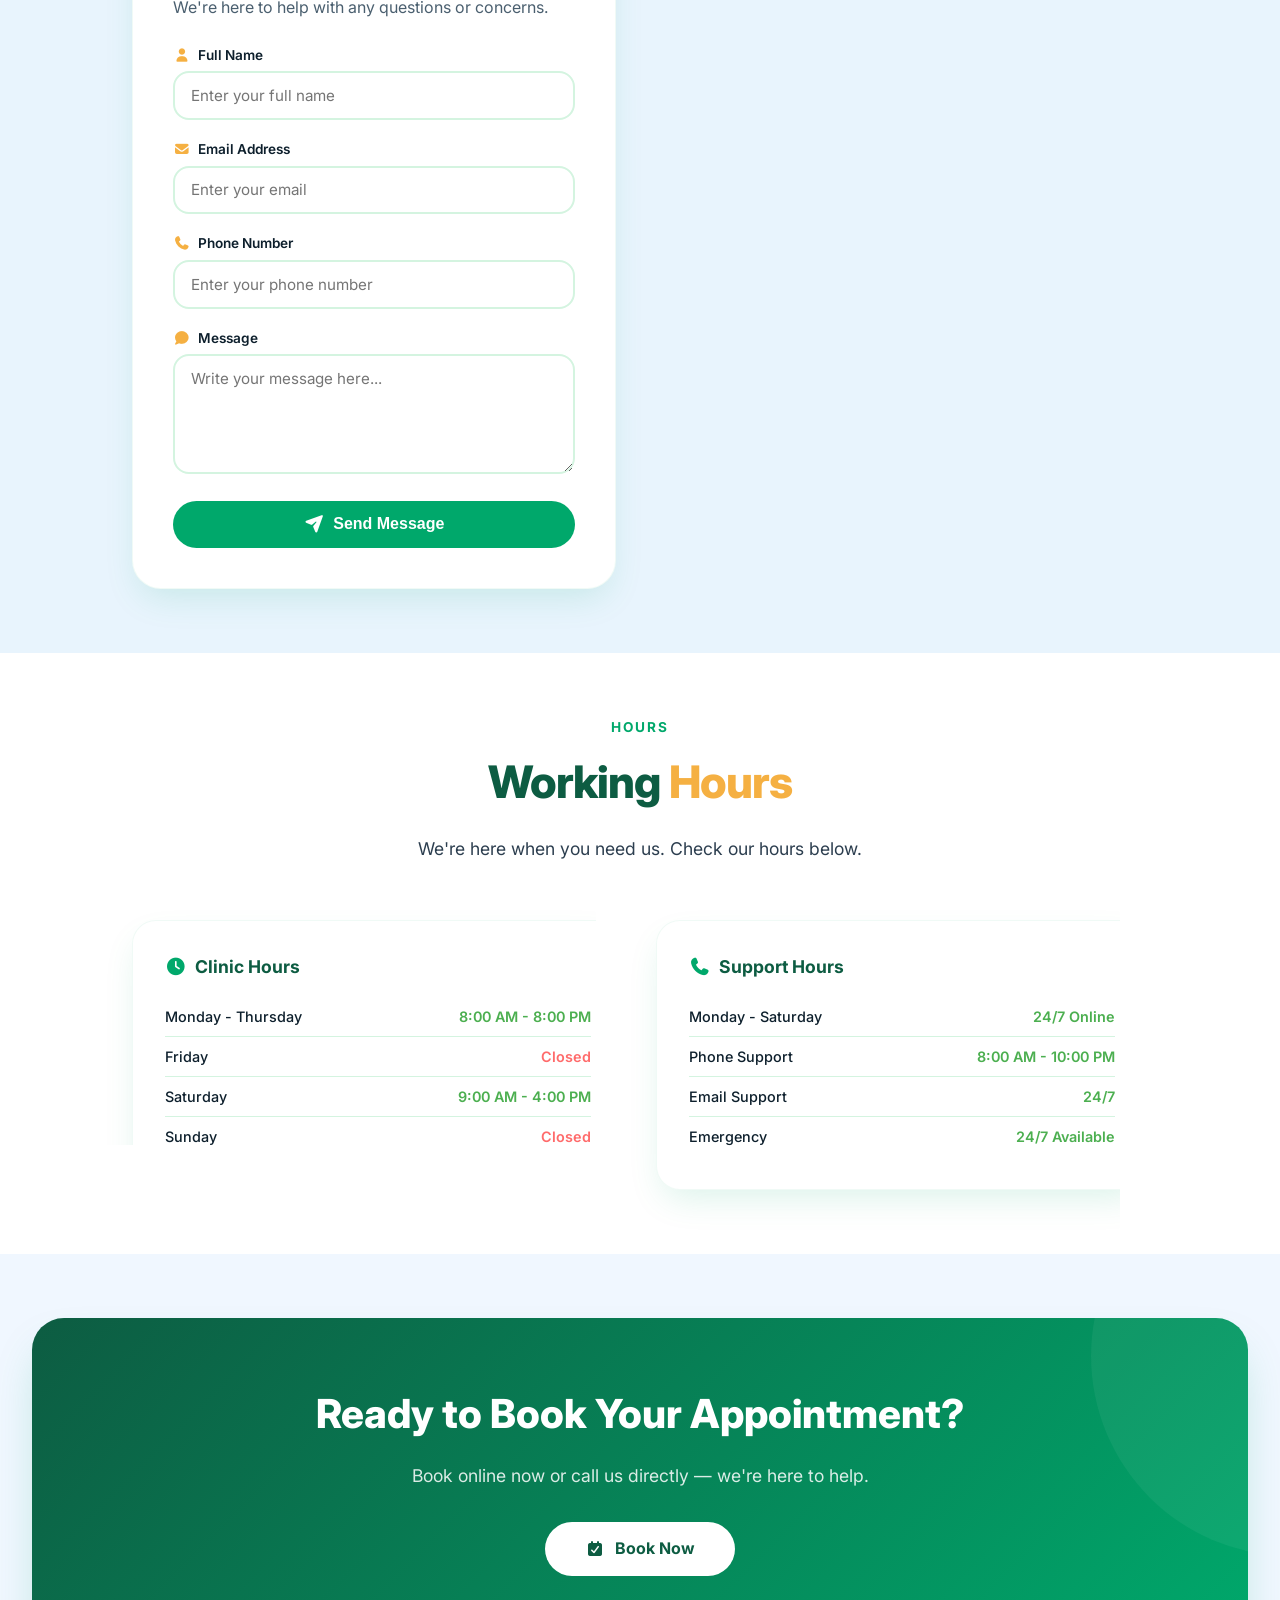
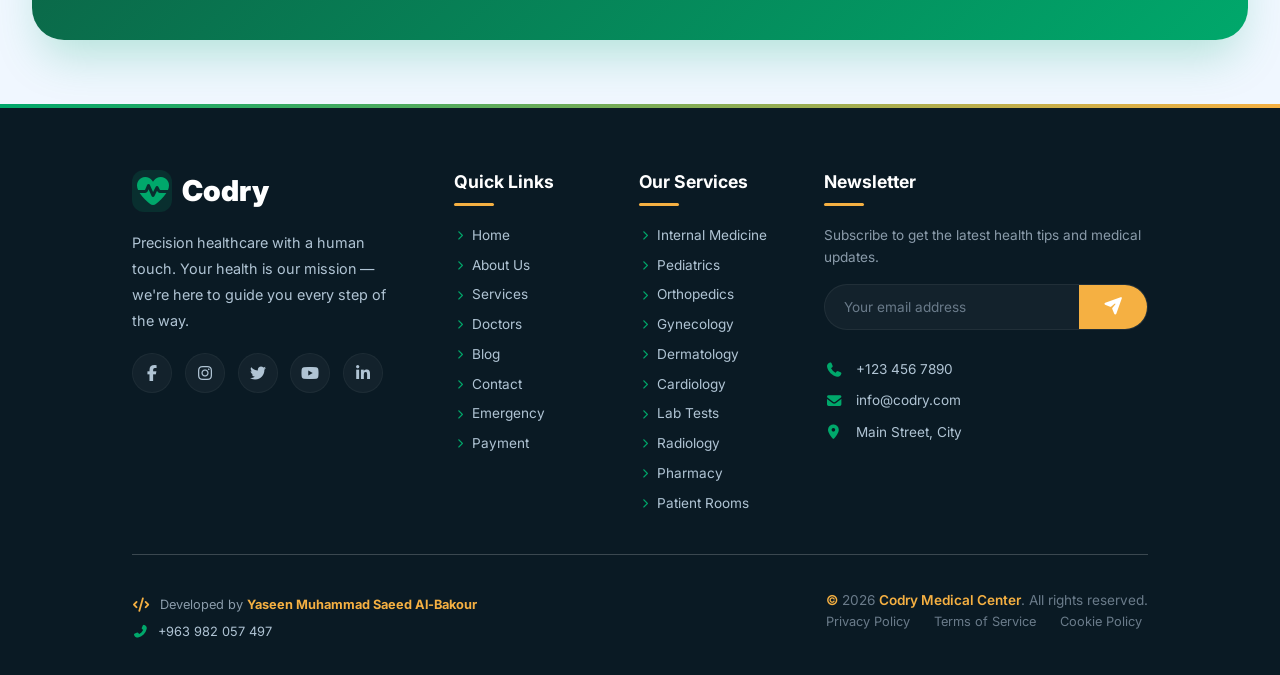
<file: contact.html>
<!DOCTYPE html>
<html lang="en">

<head>
    <meta charset="UTF-8" />
    <meta name="viewport" content="width=device-width, initial-scale=1.0" />
    <title>Codry - Contact Us</title>
    <link rel="stylesheet" href="https://cdnjs.cloudflare.com/ajax/libs/font-awesome/6.4.0/css/all.min.css" />
    <link href="https://fonts.googleapis.com/css2?family=Inter:wght@300;400;500;600;700;800;900&display=swap"
        rel="stylesheet" />
    <link rel="stylesheet" href="css/contact.css">
    <link rel="stylesheet" href="css/style.css">
    <link rel="stylesheet" href="css/all.min.css">
    <link rel="stylesheet" href="css/page-hero.css">
        <link rel="icon" href="data:image/svg+xml,%3Csvg xmlns=%27http://www.w3.org/2000/svg%27 viewBox=%270 0 100 100%27%3E%3Ctext y=%27.9em%27 font-size=%2790%27%3E%E2%9A%95%EF%B8%8F%3C/text%3E%3C/svg%3E">

</head>

<body>

    <!-- ===== NAVIGATION ===== -->
    <nav class="navbar" id="navbar">
        <div class="container">
            <div class="nav-container">
                <a href="index.html" class="nav-logo">
                    <i class="fas fa-heartbeat"></i> Codry
                </a>
                <ul class="nav-links" id="navLinks">
                    <li><a href="index.html">Home</a></li>
                    <li><a href="about.html">About</a></li>
                    <li><a href="services.html">Services</a></li>
                    <li class="dropdown" id="departmentsDropdown">
                        <a href="services.html">
                            Departments <i class="fas fa-chevron-down"></i>
                        </a>
                        <ul class="dropdown-menu">
                            <li><a href="doctors.html"><i class="fas fa-user-md"></i> Doctors</a></li>
                            <li><a href="medical-tests.html"><i class="fas fa-flask"></i> Lab Tests</a></li>
                            <li><a href="radiology.html"><i class="fas fa-x-ray"></i> Radiology</a></li>
                            <li><a href="pharmacy.html"><i class="fas fa-prescription-bottle"></i> Pharmacy</a></li>
                            <li><a href="room.html"><i class="fas fa-bed"></i> Rooms</a></li>
                            <li><a href="emergency.html"><i class="fas fa-ambulance"></i> Emergency</a></li>
                        </ul>
                    </li>

                    <li><a href="blog.html">Blog</a></li>
                    <li><a href="contact.html">Contact</a></li>
                    <li><a href="payment.html">Payment</a></li>
                    <li><a href="booking.html" class="nav-cta">Book Now</a></li>
                </ul>
                <button class="nav-toggle" id="navToggle" aria-label="Toggle menu">
                    <i class="fas fa-bars"></i>
                </button>
            </div>
        </div>
    </nav>

    <!-- ===== 1. HERO ===== -->
    <section class="ph ph--contact">
        <div class="ph-inner">
            <div class="ph-copy">
                <div class="ph-badge"><i class="fas fa-phone"></i> Get in Touch</div>
                <h1>We'd Love to <em>Hear From You</em></h1>
                <p class="ph-lead">Have questions? Need to book an appointment? Our team is here to help. Reach out to us anytime.</p>
                <div class="ph-actions"><a href="booking.html" class="ph-btn ph-btn--solid"><i class="fas fa-calendar-check"></i> Book an Appointment</a><a href="emergency-ambulance.html" class="ph-btn ph-btn--ghost">Emergency Line</a></div>
                
            </div>
            <div class="ph-visual">
                <div class="ph-float ph-float--tl"><i class="fas fa-headset"></i><div>We Reply Fast<small>Team ready to help</small></div></div>
                <div class="ph-frame"><img src="img/contact.png" alt="Contact us" loading="lazy"></div>
            </div>
        </div>
    </section>

    <!-- ===== 2. CONTACT INFO ===== -->
    <section class="contact-info-section animate-fade-up">
        <div class="container">
        <div class="contact-info-grid">
            <div class="contact-info-card animate-fade-up delay-1">
                <div class="icon"><i class="fas fa-phone-alt"></i></div>
                <h4>Call Us</h4>
                <p><a href="tel:+1234567890">+123 456 7890</a></p>
                <p style="font-size:0.8rem; color:var(--text-light);">Mon-Sat 8AM-10PM</p>
            </div>
            <div class="contact-info-card animate-fade-up delay-2">
                <div class="icon"><i class="fas fa-whatsapp"></i></div>
                <h4>WhatsApp</h4>
                <p><a href="https://wa.me/1234567890">+123 456 7890</a></p>
                <p style="font-size:0.8rem; color:var(--text-light);">Quick response</p>
            </div>
            <div class="contact-info-card animate-fade-up delay-3">
                <div class="icon"><i class="fas fa-envelope"></i></div>
                <h4>Email</h4>
                <p><a href="mailto:info@codry.com">info@codry.com</a></p>
                <p style="font-size:0.8rem; color:var(--text-light);">We reply within 24h</p>
            </div>
            <div class="contact-info-card animate-fade-up delay-4">
                <div class="icon"><i class="fas fa-map-marker-alt"></i></div>
                <h4>Address</h4>
                <p>Main Street, City</p>
                <p style="font-size:0.8rem; color:var(--text-light);">Find us easily</p>
            </div>
        </div></div>
    </section>

    <!-- ===== 3. FORM + MAP ===== -->
    <section class="contact-form-section animate-fade-up">
        <div class="container">
        <div class="section-header animate-fade-up">
            <div class="sub">Contact</div>
            <h2>Send Us a <span>Message</span></h2>
            <p>Fill in the form below and we'll get back to you as soon as possible.</p>
        </div>
        <div class="contact-grid">
            <div class="contact-form animate-slide-left">
                <h3>Get in Touch</h3>
                <p>We're here to help with any questions or concerns.</p>
                <form id="contactForm">
                    <div class="form-group">
                        <label><i class="fas fa-user"></i> Full Name</label>
                        <input type="text" placeholder="Enter your full name" required />
                    </div>
                    <div class="form-group">
                        <label><i class="fas fa-envelope"></i> Email Address</label>
                        <input type="email" placeholder="Enter your email" required />
                    </div>
                    <div class="form-group">
                        <label><i class="fas fa-phone"></i> Phone Number</label>
                        <input type="tel" placeholder="Enter your phone number" />
                    </div>
                    <div class="form-group">
                        <label><i class="fas fa-comment"></i> Message</label>
                        <textarea placeholder="Write your message here..."></textarea>
                    </div>
                    <button type="submit" class="btn-submit">
                        <i class="fas fa-paper-plane"></i> Send Message
                    </button>
                </form>
            </div>
            <div class="map-container animate-slide-right">
                <iframe
                    src="https://www.google.com/maps/embed?pb=!1m18!1m12!1m3!1d3301.123456789!2d-118.123456!3d34.123456!2m3!1f0!2f0!3f0!3m2!1i1024!2i768!4f13.1!3m3!1m2!1s0x0%3A0x0!2zMzTCsDA3JzI0LjQiTiAxMTjCsDA3JzI0LjQiVw!5e0!3m2!1sen!2sus!4v1234567890"
                    loading="lazy" referrerpolicy="no-referrer-when-downgrade"></iframe>
            </div>
        </div></div>
    </section>

    <!-- ===== 4. WORKING HOURS ===== -->
    <section class="hours-section animate-fade-up">
        <div class="container">
        <div class="section-header animate-fade-up">
            <div class="sub">Hours</div>
            <h2>Working <span>Hours</span></h2>
            <p>We're here when you need us. Check our hours below.</p>
        </div>
        <div class="hours-grid">
            <div class="hours-card animate-fade-up delay-1">
                <h4><i class="fas fa-clock"></i> Clinic Hours</h4>
                <div class="hour-item">
                    <span class="day">Monday - Thursday</span>
                    <span class="time open">8:00 AM - 8:00 PM</span>
                </div>
                <div class="hour-item">
                    <span class="day">Friday</span>
                    <span class="time closed">Closed</span>
                </div>
                <div class="hour-item">
                    <span class="day">Saturday</span>
                    <span class="time open">9:00 AM - 4:00 PM</span>
                </div>
                <div class="hour-item">
                    <span class="day">Sunday</span>
                    <span class="time closed">Closed</span>
                </div>
            </div>
            <div class="hours-card animate-fade-up delay-2">
                <h4><i class="fas fa-phone"></i> Support Hours</h4>
                <div class="hour-item">
                    <span class="day">Monday - Saturday</span>
                    <span class="time open">24/7 Online</span>
                </div>
                <div class="hour-item">
                    <span class="day">Phone Support</span>
                    <span class="time open">8:00 AM - 10:00 PM</span>
                </div>
                <div class="hour-item">
                    <span class="day">Email Support</span>
                    <span class="time open">24/7</span>
                </div>
                <div class="hour-item">
                    <span class="day">Emergency</span>
                    <span class="time open">24/7 Available</span>
                </div>
            </div>
        </div></div>
    </section>

    <!-- ===== 5. CTA ===== -->
    <section class="cta-section">
        <div class="cta-box animate-fade-up">
            <h2>Ready to Book Your Appointment?</h2>
            <p>Book online now or call us directly — we're here to help.</p>
            <a href="#" class="btn-white"><i class="fas fa-calendar-check"></i> Book Now</a>
        </div>
    </section>

    <!-- ===== FOOTER ===== -->
    <script src="js/layout.js" data-part="footer"></script>

    <!-- ===== SCROLL TO TOP ===== -->
    <button class="scroll-top" id="scrollTop"><i class="fas fa-arrow-up"></i></button>

    <!-- ===== JAVASCRIPT ===== -->
    <script>
        // Navigation
        document.getElementById('navToggle').addEventListener('click', function () {
            document.getElementById('navLinks').classList.toggle('active');
        });

        // Scroll to Top
        const scrollBtn = document.getElementById('scrollTop');
        window.addEventListener('scroll', function () {
            if (window.scrollY > 300) {
                scrollBtn.classList.add('show');
            } else {
                scrollBtn.classList.remove('show');
            }
        });
        scrollBtn.addEventListener('click', function () {
            window.scrollTo({ top: 0, behavior: 'smooth' });
        });

        // Form submission
        document.getElementById('contactForm').addEventListener('submit', function (e) {
            e.preventDefault();
            alert('Thank you for your message! We\'ll get back to you soon.');
            this.reset();
        });

        // ===== SCROLL ANIMATION =====
        document.addEventListener('DOMContentLoaded', function () {
            const observer = new IntersectionObserver((entries) => {
                entries.forEach(entry => {
                    if (entry.isIntersecting) {
                        entry.target.style.opacity = '1';
                        entry.target.style.transform = 'translateY(0)';
                    }
                });
            }, { threshold: 0.1 });

            document.querySelectorAll('.animate-fade-up, .animate-slide-left, .animate-slide-right')
                .forEach(el => {
                    el.style.opacity = '0';
                    el.style.transform = 'translateY(30px)';
                    observer.observe(el);
                });
        });
    </script>

</body>

</html>
</file>
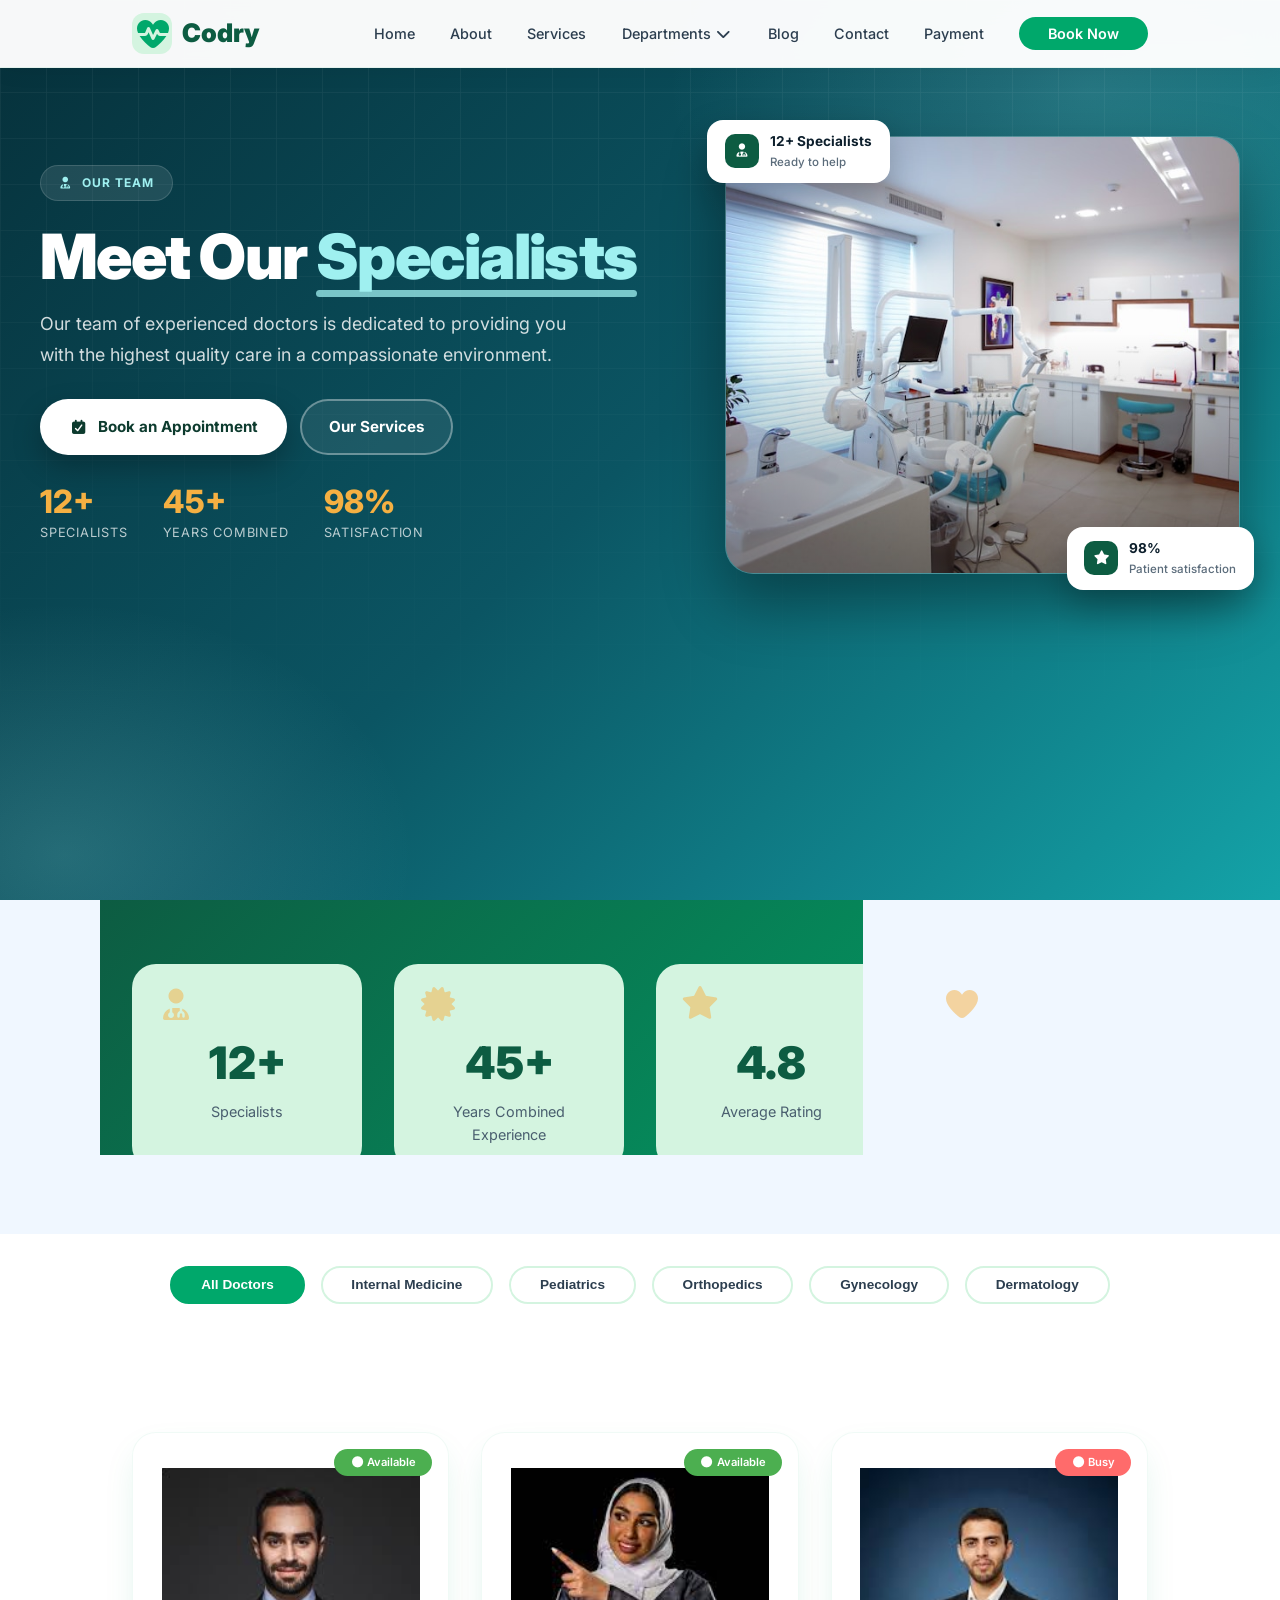
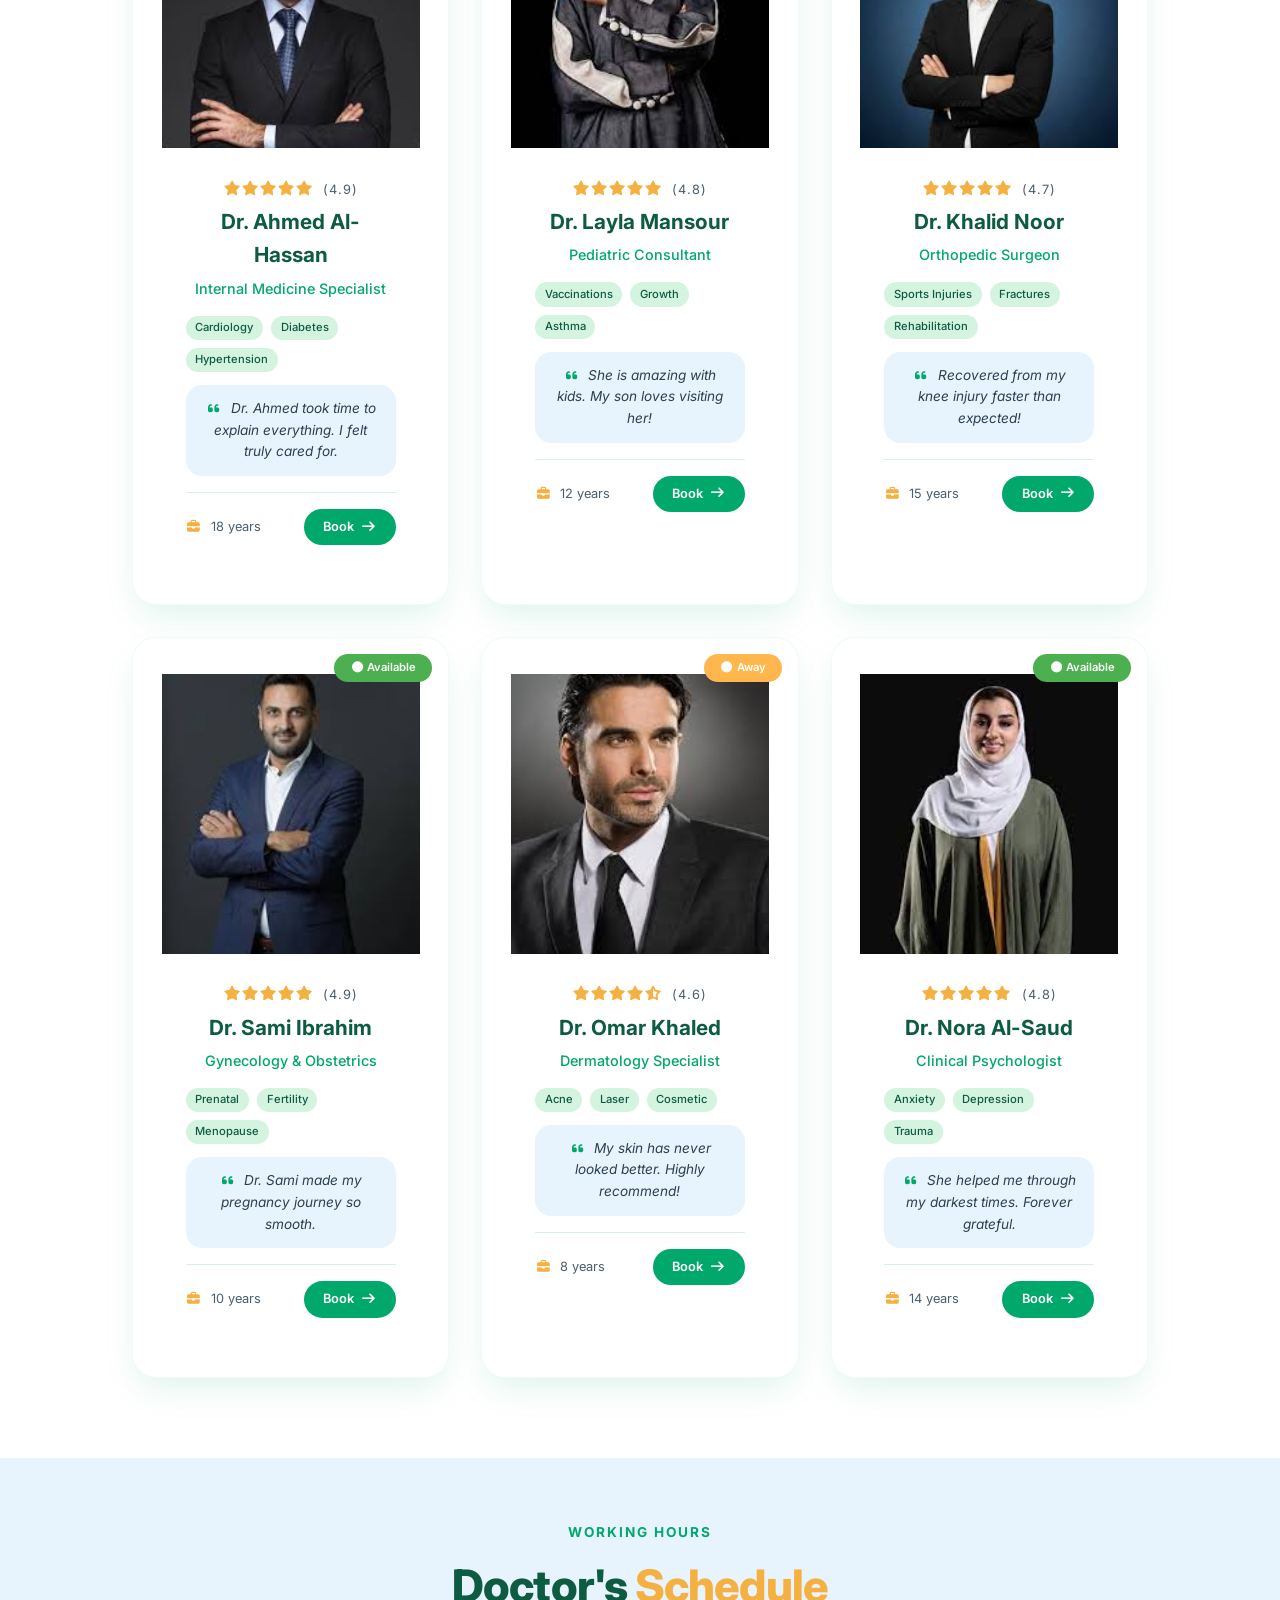
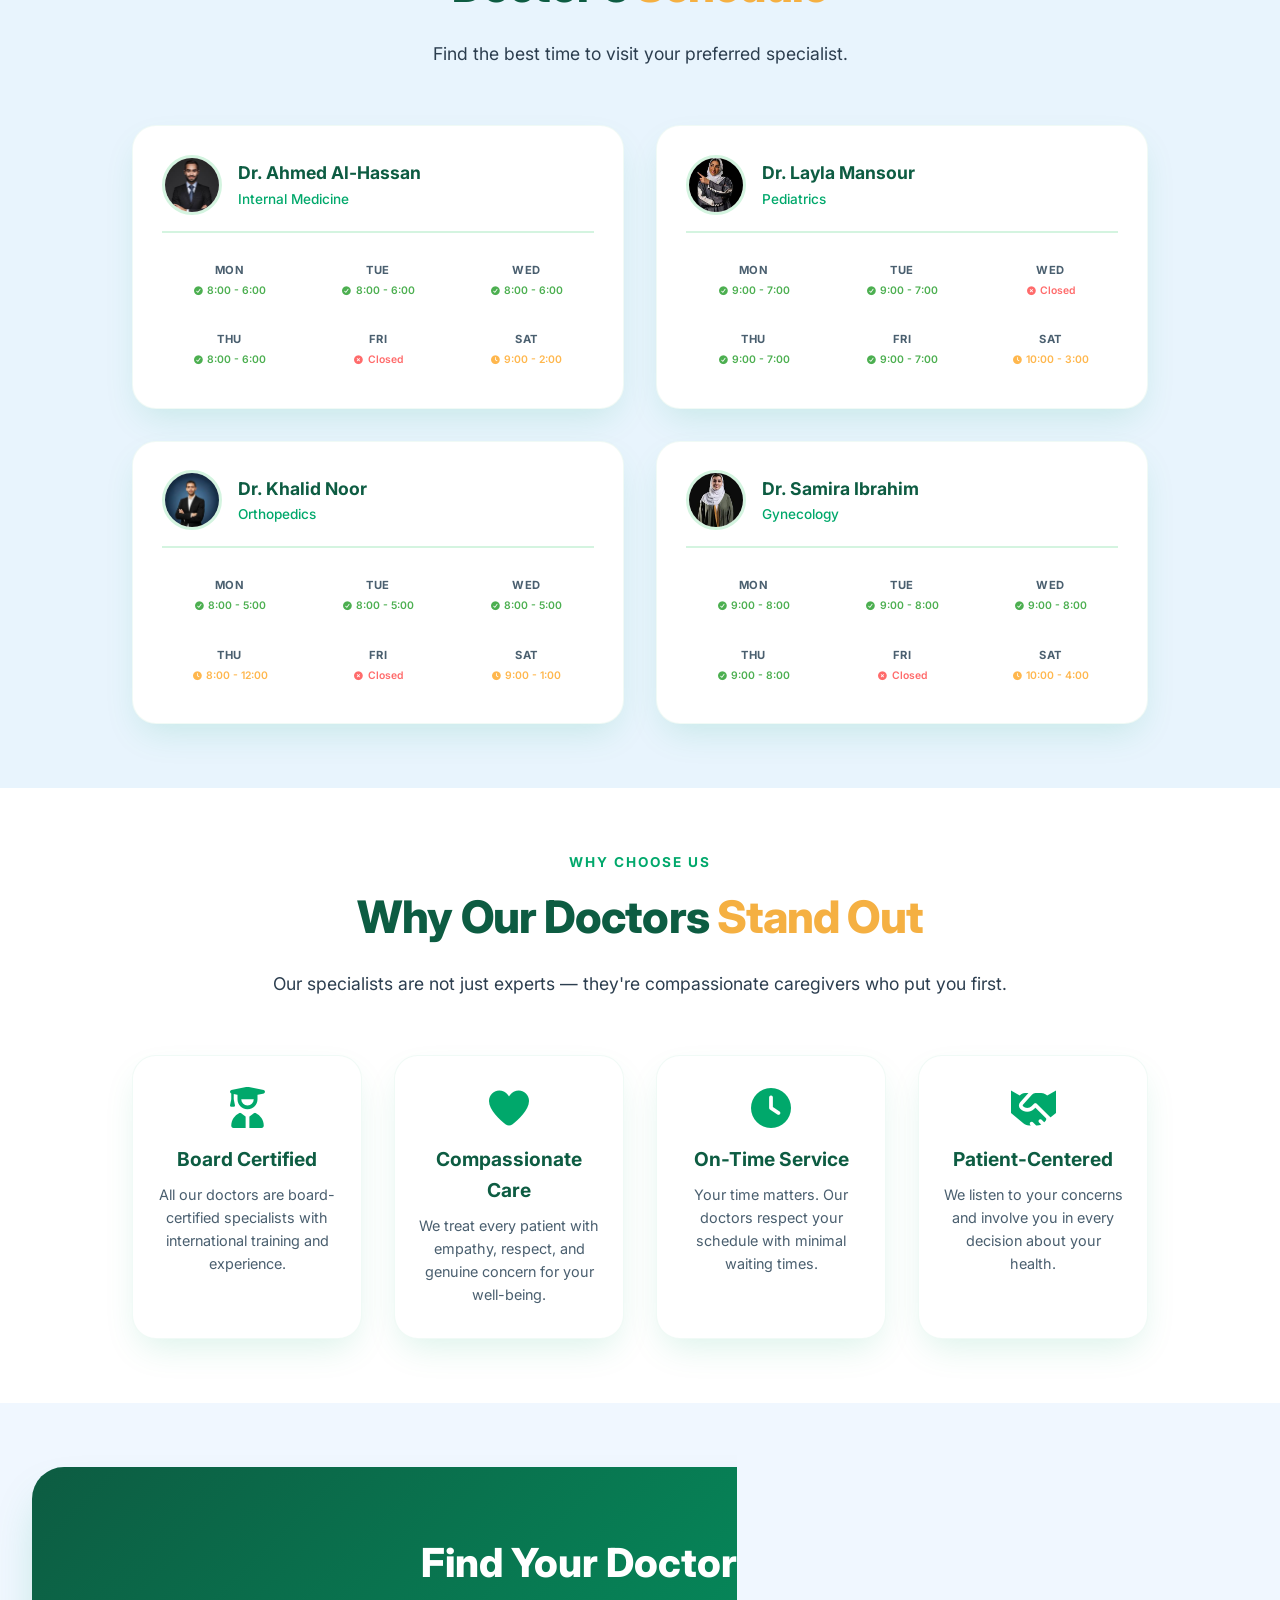
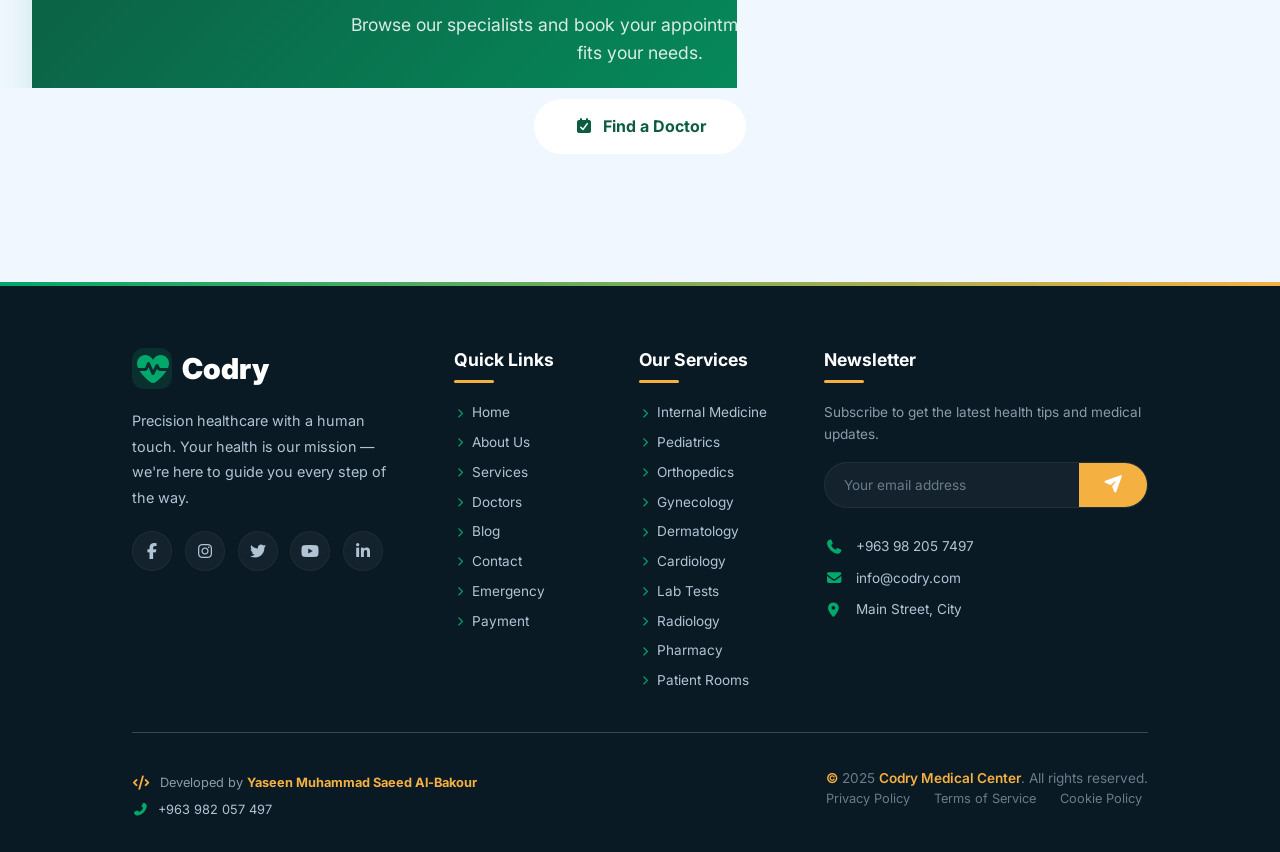
<file: doctors.html>
<!DOCTYPE html>
<html lang="en">

<head>
    <meta charset="UTF-8" />
    <meta name="viewport" content="width=device-width, initial-scale=1.0" />
    <title>Codry - Our Doctors</title>
    <meta name="description" content="Meet the specialist doctors at Codry Medical Center and book your visit.">
    <meta property="og:title" content="Codry Medical Center">
    <meta property="og:description" content="Meet the specialist doctors at Codry Medical Center and book your visit.">
    <link rel="icon" href="data:image/svg+xml,%3Csvg xmlns=%27http://www.w3.org/2000/svg%27 viewBox=%270 0 100 100%27%3E%3Ctext y=%27.9em%27 font-size=%2790%27%3E%E2%9A%95%EF%B8%8F%3C/text%3E%3C/svg%3E">
    <link href="https://fonts.googleapis.com/css2?family=Inter:wght@300;400;500;600;700;800;900&display=swap"
        rel="stylesheet" />
    <link rel="stylesheet" href="css/doctors.css">
    <link rel="stylesheet" href="css/style.css">
    <link rel="stylesheet" href="css/all.min.css">
    <link rel="stylesheet" href="css/about.css">
    <link rel="stylesheet" href="css/page-hero.css">
</head>

<body>

    <!-- ===== NAVIGATION ===== -->
    <nav class="navbar" id="navbar">
        <div class="container">
        <div class="nav-container">
            <a href="index.html" class="nav-logo">
                <i class="fas fa-heartbeat"></i> Codry
            </a>
            <ul class="nav-links" id="navLinks">
                <li><a href="index.html">Home</a></li>
                <li><a href="about.html">About</a></li>
                <li><a href="services.html">Services</a></li>
                <li class="dropdown" id="departmentsDropdown">
                    <a href="services.html">
                        Departments <i class="fas fa-chevron-down"></i>
                    </a>
                    <ul class="dropdown-menu">
                        <li><a href="doctors.html"><i class="fas fa-user-md"></i> Doctors</a></li>
                        <li><a href="medical-tests.html"><i class="fas fa-flask"></i> Lab Tests</a></li>
                        <li><a href="radiology.html"><i class="fas fa-x-ray"></i> Radiology</a></li>
                        <li><a href="pharmacy.html"><i class="fas fa-prescription-bottle"></i> Pharmacy</a></li>
                        <li><a href="room.html"><i class="fas fa-bed"></i> Rooms</a></li>
                        <li><a href="emergency.html"><i class="fas fa-ambulance"></i> Emergency</a></li>
                    </ul>
                </li>
                
                <li><a href="blog.html">Blog</a></li>
                <li><a href="contact.html">Contact</a></li>
                <li><a href="payment.html">Payment</a></li>
                <li><a href="booking.html" class="nav-cta">Book Now</a></li>
            </ul>
            <button class="nav-toggle" id="navToggle" aria-label="Toggle menu">
                <i class="fas fa-bars"></i>
            </button>
        </div></div>
    </nav>

    <!-- ===== 1. HERO ===== -->
    <section class="ph ph--doctors">
        <div class="ph-inner">
            <div class="ph-copy">
                <div class="ph-badge"><i class="fas fa-user-md"></i> Our Team</div>
                <h1>Meet Our <em>Specialists</em></h1>
                <p class="ph-lead">Our team of experienced doctors is dedicated to providing you with the highest quality care in a compassionate environment.</p>
                <div class="ph-actions"><a href="booking.html" class="ph-btn ph-btn--solid"><i class="fas fa-calendar-check"></i> Book an Appointment</a><a href="services.html" class="ph-btn ph-btn--ghost">Our Services</a></div>
                <div class="ph-stats"><div class="ph-stat"><b>12+</b><span>Specialists</span></div><div class="ph-stat"><b>45+</b><span>Years Combined</span></div><div class="ph-stat"><b>98%</b><span>Satisfaction</span></div></div>
            </div>
            <div class="ph-visual">
                <div class="ph-float ph-float--tl"><i class="fas fa-user-md"></i><div>12+ Specialists<small>Ready to help</small></div></div><div class="ph-float ph-float--br"><i class="fas fa-star"></i><div>98%<small>Patient satisfaction</small></div></div>
                <div class="ph-frame"><img src="img/doctor.png" alt="Our doctors" loading="lazy"></div>
            </div>
        </div>
    </section>

    <!-- ===== 2. STATS ===== -->
    <section class="container animate-fade-up">
        <div class="stats-section">
            <div class="stats-grid">
                <div class="stat-box">
                    <i class="fas fa-user-md"></i>
                    <div class="number">12+</div>
                    <div class="label">Specialists</div>
                </div>
                <div class="stat-box">
                    <i class="fas fa-certificate"></i>
                    <div class="number">45+</div>
                    <div class="label">Years Combined Experience</div>
                </div>
                <div class="stat-box">
                    <i class="fas fa-star"></i>
                    <div class="number">4.8</div>
                    <div class="label">Average Rating</div>
                </div>
                <div class="stat-box">
                    <i class="fas fa-heart"></i>
                    <div class="number">12k+</div>
                    <div class="label">Patients Treated</div>
                </div>
            </div>
        </div>
    </section>

    <!-- ===== 3. FILTER ===== -->
    <section class="filter-section animate-fade-up">
        <div class="container">
            <div class="filter-buttons">
                <button class="filter-btn active" data-filter="all">All Doctors</button>
                <button class="filter-btn" data-filter="internal">Internal Medicine</button>
                <button class="filter-btn" data-filter="pediatrics">Pediatrics</button>
                <button class="filter-btn" data-filter="orthopedics">Orthopedics</button>
                <button class="filter-btn" data-filter="gynecology">Gynecology</button>
                <button class="filter-btn" data-filter="dermatology">Dermatology</button>
            </div>
        </div>
    </section>

    <!-- ===== 4. DOCTORS ===== -->
    <section class="doctors-section" id="doctors">
        <div class="container">
            <div class="doctors-grid">
                <!-- Doctor 1 -->
                <div class="doctor-card animate-zoom delay-1" data-category="internal">
                    <img loading="lazy" src="img/teacher/teacher1.png" class="card-image" alt="Dr. Ahmed" />
                    <span class="card-badge available"><i class="fas fa-circle"></i> Available</span>
                    <div class="card-content">
                        <div class="rating"><i class="fas fa-star"></i><i class="fas fa-star"></i><i
                                class="fas fa-star"></i><i class="fas fa-star"></i><i class="fas fa-star"></i>
                            <span>(4.9)</span>
                        </div>
                        <h3>Dr. Ahmed Al-Hassan</h3>
                        <p class="specialty">Internal Medicine Specialist</p>
                        <div class="expertise"><span>Cardiology</span><span>Diabetes</span><span>Hypertension</span>
                        </div>
                        <div class="testimonial-mini"><i class="fas fa-quote-left"></i> Dr. Ahmed took time to explain
                            everything. I felt truly cared for.</div>
                        <div class="card-footer">
                            <div class="experience"><i class="fas fa-briefcase"></i> 18 years</div>
                            <a href="booking.html" class="btn-doctor">Book <i class="fas fa-arrow-right"></i></a>
                        </div>
                    </div>
                </div>

                <!-- Doctor 2 -->
                <div class="doctor-card animate-zoom delay-2" data-category="pediatrics">
                    <img loading="lazy" src="img/teacher/teacher6.png" class="card-image" alt="Dr. Layla" />
                    <span class="card-badge available"><i class="fas fa-circle"></i> Available</span>
                    <div class="card-content">
                        <div class="rating"><i class="fas fa-star"></i><i class="fas fa-star"></i><i
                                class="fas fa-star"></i><i class="fas fa-star"></i><i class="fas fa-star"></i>
                            <span>(4.8)</span>
                        </div>
                        <h3>Dr. Layla Mansour</h3>
                        <p class="specialty">Pediatric Consultant</p>
                        <div class="expertise"><span>Vaccinations</span><span>Growth</span><span>Asthma</span></div>
                        <div class="testimonial-mini"><i class="fas fa-quote-left"></i> She is amazing with kids. My son
                            loves visiting her!</div>
                        <div class="card-footer">
                            <div class="experience"><i class="fas fa-briefcase"></i> 12 years</div>
                            <a href="booking.html" class="btn-doctor">Book <i class="fas fa-arrow-right"></i></a>
                        </div>
                    </div>
                </div>

                <!-- Doctor 3 -->
                <div class="doctor-card animate-zoom delay-3" data-category="orthopedics">
                    <img loading="lazy" src="img/teacher/teacher2.png" class="card-image" alt="Dr. Khalid" />
                    <span class="card-badge busy"><i class="fas fa-circle"></i> Busy</span>
                    <div class="card-content">
                        <div class="rating"><i class="fas fa-star"></i><i class="fas fa-star"></i><i
                                class="fas fa-star"></i><i class="fas fa-star"></i><i class="fas fa-star"></i>
                            <span>(4.7)</span>
                        </div>
                        <h3>Dr. Khalid Noor</h3>
                        <p class="specialty">Orthopedic Surgeon</p>
                        <div class="expertise"><span>Sports
                                Injuries</span><span>Fractures</span><span>Rehabilitation</span>
                        </div>
                        <div class="testimonial-mini"><i class="fas fa-quote-left"></i> Recovered from my knee injury
                            faster
                            than expected!</div>
                        <div class="card-footer">
                            <div class="experience"><i class="fas fa-briefcase"></i> 15 years</div>
                            <a href="booking.html" class="btn-doctor">Book <i class="fas fa-arrow-right"></i></a>
                        </div>
                    </div>
                </div>

                <!-- Doctor 4 -->
                <div class="doctor-card animate-zoom delay-4" data-category="gynecology">
                    <img loading="lazy" src="img/teacher/teacher3.png" class="card-image" alt="Dr. Samira" />
                    <span class="card-badge available"><i class="fas fa-circle"></i> Available</span>
                    <div class="card-content">
                        <div class="rating"><i class="fas fa-star"></i><i class="fas fa-star"></i><i
                                class="fas fa-star"></i><i class="fas fa-star"></i><i class="fas fa-star"></i>
                            <span>(4.9)</span>
                        </div>
                        <h3>Dr. Sami Ibrahim</h3>
                        <p class="specialty">Gynecology & Obstetrics</p>
                        <div class="expertise"><span>Prenatal</span><span>Fertility</span><span>Menopause</span></div>
                        <div class="testimonial-mini"><i class="fas fa-quote-left"></i> Dr. Sami made my pregnancy
                            journey
                            so smooth.</div>
                        <div class="card-footer">
                            <div class="experience"><i class="fas fa-briefcase"></i> 10 years</div>
                            <a href="booking.html" class="btn-doctor">Book <i class="fas fa-arrow-right"></i></a>
                        </div>
                    </div>
                </div>

                <!-- Doctor 5 -->
                <div class="doctor-card animate-zoom delay-5" data-category="dermatology">
                    <img loading="lazy" src="img/teacher/teacher4.png" class="card-image" alt="Dr. Omar" />
                    <span class="card-badge away"><i class="fas fa-circle"></i> Away</span>
                    <div class="card-content">
                        <div class="rating"><i class="fas fa-star"></i><i class="fas fa-star"></i><i
                                class="fas fa-star"></i><i class="fas fa-star"></i><i class="fas fa-star-half-alt"></i>
                            <span>(4.6)</span>
                        </div>
                        <h3>Dr. Omar Khaled</h3>
                        <p class="specialty">Dermatology Specialist</p>
                        <div class="expertise"><span>Acne</span><span>Laser</span><span>Cosmetic</span></div>
                        <div class="testimonial-mini"><i class="fas fa-quote-left"></i> My skin has never looked better.
                            Highly recommend!</div>
                        <div class="card-footer">
                            <div class="experience"><i class="fas fa-briefcase"></i> 8 years</div>
                            <a href="booking.html" class="btn-doctor">Book <i class="fas fa-arrow-right"></i></a>
                        </div>
                    </div>
                </div>

                <!-- Doctor 6 -->
                <div class="doctor-card animate-zoom delay-6" data-category="internal">
                    <img loading="lazy" src="img/teacher/teacher5.png" class="card-image" alt="Dr. Nora" />
                    <span class="card-badge available"><i class="fas fa-circle"></i> Available</span>
                    <div class="card-content">
                        <div class="rating"><i class="fas fa-star"></i><i class="fas fa-star"></i><i
                                class="fas fa-star"></i><i class="fas fa-star"></i><i class="fas fa-star"></i>
                            <span>(4.8)</span>
                        </div>
                        <h3>Dr. Nora Al-Saud</h3>
                        <p class="specialty">Clinical Psychologist</p>
                        <div class="expertise"><span>Anxiety</span><span>Depression</span><span>Trauma</span></div>
                        <div class="testimonial-mini"><i class="fas fa-quote-left"></i> She helped me through my darkest
                            times. Forever grateful.</div>
                        <div class="card-footer">
                            <div class="experience"><i class="fas fa-briefcase"></i> 14 years</div>
                            <a href="booking.html" class="btn-doctor">Book <i class="fas fa-arrow-right"></i></a>
                        </div>
                    </div>
                </div>

            </div>
        </div>
    </section>

    <!-- ===== 5. SCHEDULE - CARDS DESIGN ===== -->
    <section class="schedule-section animate-fade-up">
        <div class="container">
            <div class="section-header">
                <div class="sub">Working Hours</div>
                <h2>Doctor's <span>Schedule</span></h2>
                <p>Find the best time to visit your preferred specialist.</p>
            </div>
            <div class="schedule-cards">

                <!-- Doctor 1 -->
                <div class="schedule-card">
                    <div class="schedule-doctor">
                        <img loading="lazy" src="img/teacher/teacher1.png" alt="Dr. Ahmed">
                        <div>
                            <h4>Dr. Ahmed Al-Hassan</h4>
                            <p>Internal Medicine</p>
                        </div>
                    </div>
                    <div class="schedule-days">
                        <div class="day">
                            <span class="day-name">Mon</span>
                            <span class="day-status open"><i class="fas fa-check-circle"></i> 8:00 - 6:00</span>
                        </div>
                        <div class="day">
                            <span class="day-name">Tue</span>
                            <span class="day-status open"><i class="fas fa-check-circle"></i> 8:00 - 6:00</span>
                        </div>
                        <div class="day">
                            <span class="day-name">Wed</span>
                            <span class="day-status open"><i class="fas fa-check-circle"></i> 8:00 - 6:00</span>
                        </div>
                        <div class="day">
                            <span class="day-name">Thu</span>
                            <span class="day-status open"><i class="fas fa-check-circle"></i> 8:00 - 6:00</span>
                        </div>
                        <div class="day">
                            <span class="day-name">Fri</span>
                            <span class="day-status closed"><i class="fas fa-times-circle"></i> Closed</span>
                        </div>
                        <div class="day">
                            <span class="day-name">Sat</span>
                            <span class="day-status limited"><i class="fas fa-clock"></i> 9:00 - 2:00</span>
                        </div>
                    </div>
                </div>

                <!-- Doctor 2 -->
                <div class="schedule-card">
                    <div class="schedule-doctor">
                        <img loading="lazy" src="img/teacher/teacher6.png" alt="Dr. Layla">
                        <div>
                            <h4>Dr. Layla Mansour</h4>
                            <p>Pediatrics</p>
                        </div>
                    </div>
                    <div class="schedule-days">
                        <div class="day">
                            <span class="day-name">Mon</span>
                            <span class="day-status open"><i class="fas fa-check-circle"></i> 9:00 - 7:00</span>
                        </div>
                        <div class="day">
                            <span class="day-name">Tue</span>
                            <span class="day-status open"><i class="fas fa-check-circle"></i> 9:00 - 7:00</span>
                        </div>
                        <div class="day">
                            <span class="day-name">Wed</span>
                            <span class="day-status closed"><i class="fas fa-times-circle"></i> Closed</span>
                        </div>
                        <div class="day">
                            <span class="day-name">Thu</span>
                            <span class="day-status open"><i class="fas fa-check-circle"></i> 9:00 - 7:00</span>
                        </div>
                        <div class="day">
                            <span class="day-name">Fri</span>
                            <span class="day-status open"><i class="fas fa-check-circle"></i> 9:00 - 7:00</span>
                        </div>
                        <div class="day">
                            <span class="day-name">Sat</span>
                            <span class="day-status limited"><i class="fas fa-clock"></i> 10:00 - 3:00</span>
                        </div>
                    </div>
                </div>

                <!-- Doctor 3 -->
                <div class="schedule-card">
                    <div class="schedule-doctor">
                        <img loading="lazy" src="img/teacher/teacher2.png" alt="Dr. Khalid">
                        <div>
                            <h4>Dr. Khalid Noor</h4>
                            <p>Orthopedics</p>
                        </div>
                    </div>
                    <div class="schedule-days">
                        <div class="day">
                            <span class="day-name">Mon</span>
                            <span class="day-status open"><i class="fas fa-check-circle"></i> 8:00 - 5:00</span>
                        </div>
                        <div class="day">
                            <span class="day-name">Tue</span>
                            <span class="day-status open"><i class="fas fa-check-circle"></i> 8:00 - 5:00</span>
                        </div>
                        <div class="day">
                            <span class="day-name">Wed</span>
                            <span class="day-status open"><i class="fas fa-check-circle"></i> 8:00 - 5:00</span>
                        </div>
                        <div class="day">
                            <span class="day-name">Thu</span>
                            <span class="day-status limited"><i class="fas fa-clock"></i> 8:00 - 12:00</span>
                        </div>
                        <div class="day">
                            <span class="day-name">Fri</span>
                            <span class="day-status closed"><i class="fas fa-times-circle"></i> Closed</span>
                        </div>
                        <div class="day">
                            <span class="day-name">Sat</span>
                            <span class="day-status limited"><i class="fas fa-clock"></i> 9:00 - 1:00</span>
                        </div>
                    </div>
                </div>

                <!-- Doctor 4 -->
                <div class="schedule-card">
                    <div class="schedule-doctor">
                        <img loading="lazy" src="img/teacher/teacher5.png" alt="Dr. Samira">
                        <div>
                            <h4>Dr. Samira Ibrahim</h4>
                            <p>Gynecology</p>
                        </div>
                    </div>
                    <div class="schedule-days">
                        <div class="day">
                            <span class="day-name">Mon</span>
                            <span class="day-status open"><i class="fas fa-check-circle"></i> 9:00 - 8:00</span>
                        </div>
                        <div class="day">
                            <span class="day-name">Tue</span>
                            <span class="day-status open"><i class="fas fa-check-circle"></i> 9:00 - 8:00</span>
                        </div>
                        <div class="day">
                            <span class="day-name">Wed</span>
                            <span class="day-status open"><i class="fas fa-check-circle"></i> 9:00 - 8:00</span>
                        </div>
                        <div class="day">
                            <span class="day-name">Thu</span>
                            <span class="day-status open"><i class="fas fa-check-circle"></i> 9:00 - 8:00</span>
                        </div>
                        <div class="day">
                            <span class="day-name">Fri</span>
                            <span class="day-status closed"><i class="fas fa-times-circle"></i> Closed</span>
                        </div>
                        <div class="day">
                            <span class="day-name">Sat</span>
                            <span class="day-status limited"><i class="fas fa-clock"></i> 10:00 - 4:00</span>
                        </div>
                    </div>
                </div>

            </div>
        </div>
    </section>

    <!-- ===== 6. WHY OUR DOCTORS ===== -->
    <section class="why-doctors animate-fade-up">
        <div class="container">
            <div class="section-header">
                <div class="sub">Why Choose Us</div>
                <h2>Why Our Doctors <span>Stand Out</span></h2>
                <p>Our specialists are not just experts — they're compassionate caregivers who put you first.</p>
            </div>
            <div class="why-doctors-grid">
                <div class="why-doctors-card">
                    <i class="fas fa-user-graduate"></i>
                    <h3>Board Certified</h3>
                    <p>All our doctors are board-certified specialists with international training and experience.</p>
                </div>
                <div class="why-doctors-card">
                    <i class="fas fa-heart"></i>
                    <h3>Compassionate Care</h3>
                    <p>We treat every patient with empathy, respect, and genuine concern for your well-being.</p>
                </div>
                <div class="why-doctors-card">
                    <i class="fas fa-clock"></i>
                    <h3>On-Time Service</h3>
                    <p>Your time matters. Our doctors respect your schedule with minimal waiting times.</p>
                </div>
                <div class="why-doctors-card">
                    <i class="fas fa-handshake"></i>
                    <h3>Patient-Centered</h3>
                    <p>We listen to your concerns and involve you in every decision about your health.</p>
                </div>
            </div>
        </div>
    </section>

    <!-- ===== 7. CTA ===== -->
    <section class="cta-section">
        <div class="cta-box animate-fade-up">
            <h2>Find Your Doctor Today</h2>
            <p>Browse our specialists and book your appointment with the doctor that fits your needs.</p>
            <a href="booking.html" class="btn-white"><i class="fas fa-calendar-check"></i> Find a Doctor</a>
        </div>
    </section>

    <!-- ===== FOOTER ===== -->
    <footer class="footer">
        <div class="container">
        <div class="footer-container">
            <!-- Column 1: Brand -->
            <div class="footer-col">
                <div class="footer-logo">
                    <i class="fas fa-heartbeat"></i> Codry
                </div>
                <p class="footer-desc">
                    Precision healthcare with a human touch. Your health is our mission —
                    we're here to guide you every step of the way.
                </p>
                <div class="footer-social">
                    <a href="https://facebook.com" target="_blank" rel="noopener" aria-label="facebook-f"><i class="fab fa-facebook-f"></i></a>
                    <a href="https://instagram.com" target="_blank" rel="noopener" aria-label="instagram"><i class="fab fa-instagram"></i></a>
                    <a href="https://x.com" target="_blank" rel="noopener" aria-label="twitter"><i class="fab fa-twitter"></i></a>
                    <a href="https://youtube.com" target="_blank" rel="noopener" aria-label="youtube"><i class="fab fa-youtube"></i></a>
                    <a href="https://linkedin.com" target="_blank" rel="noopener" aria-label="linkedin-in"><i class="fab fa-linkedin-in"></i></a>
                </div>
            </div>

            <!-- Column 2: Quick Links -->
            <div class="footer-col">
                <h4>Quick Links</h4>
                <ul class="footer-links">
                    <li><a href="index.html"><i class="fas fa-chevron-right"></i> Home</a></li>
                    <li><a href="about.html"><i class="fas fa-chevron-right"></i> About Us</a></li>
                    <li><a href="services.html"><i class="fas fa-chevron-right"></i> Services</a></li>
                    <li><a href="doctors.html"><i class="fas fa-chevron-right"></i> Doctors</a></li>
                    <li><a href="blog.html"><i class="fas fa-chevron-right"></i> Blog</a></li>
                    <li><a href="contact.html"><i class="fas fa-chevron-right"></i> Contact</a></li>
                    <li><a href="emergency-ambulance.html"><i class="fas fa-chevron-right"></i> Emergency</a></li>
                    <li><a href="payment.html"><i class="fas fa-chevron-right"></i> Payment</a></li>
                </ul>
            </div>

            <!-- Column 3: Services -->
            <div class="footer-col">
                <h4>Our Services</h4>
                <ul class="footer-links">
                    <li><a href="services.html"><i class="fas fa-chevron-right"></i> Internal Medicine</a></li>
                    <li><a href="services.html"><i class="fas fa-chevron-right"></i> Pediatrics</a></li>
                    <li><a href="services.html"><i class="fas fa-chevron-right"></i> Orthopedics</a></li>
                    <li><a href="services.html"><i class="fas fa-chevron-right"></i> Gynecology</a></li>
                    <li><a href="services.html"><i class="fas fa-chevron-right"></i> Dermatology</a></li>
                    <li><a href="services.html"><i class="fas fa-chevron-right"></i> Cardiology</a></li>
                    <li><a href="medical-tests.html"><i class="fas fa-chevron-right"></i> Lab Tests</a></li>
                    <li><a href="radiology.html"><i class="fas fa-chevron-right"></i> Radiology</a></li>
                    <li><a href="pharmacy.html"><i class="fas fa-chevron-right"></i> Pharmacy</a></li>
                    <li><a href="room.html"><i class="fas fa-chevron-right"></i> Patient Rooms</a></li>
                </ul>
            </div>

            <!-- Column 4: Newsletter + Contact + Developer -->
            <div class="footer-col">
                <h4>Newsletter</h4>
                <p class="newsletter-text">Subscribe to get the latest health tips and medical updates.</p>
                <form class="newsletter-form" id="newsletterForm">
                    <div class="newsletter-group">
                        <input type="email" placeholder="Your email address" required />
                        <button type="submit"><i class="fas fa-paper-plane"></i></button>
                    </div>
                </form>

                <div class="footer-contact">
                    <div class="contact-item">
                        <i class="fas fa-phone"></i>
                        <span>+963 98 205 7497</span>
                    </div>
                    <div class="contact-item">
                        <i class="fas fa-envelope"></i>
                        <span>info@codry.com</span>
                    </div>
                    <div class="contact-item">
                        <i class="fas fa-map-marker-alt"></i>
                        <span>Main Street, City</span>
                    </div>
                </div>

                <!-- Developer Info -->
            </div>
        </div>

        <!-- Bottom Bar -->
        <div class="footer-bottom">
            <div class="footer-dev">
                <!-- <div class="dev-divider"></div> -->
                <div class="dev-info">
                    <i class="fas fa-code"></i>
                    <span>Developed by <strong>Yaseen Muhammad Saeed Al-Bakour</strong></span>
                </div>
                <div class="dev-contact">
                    <i class="fas fa-phone-alt"></i>
                    <a href="tel:+963982057497">+963 982 057 497</a>
                </div>
            </div>
            <div class="footer-bottom-container">
                <p><span>&copy;</span> 2025 <span>Codry Medical Center</span>. All rights reserved.</p>
                <div class="footer-bottom-links">
                    <a href="privacy.html#privacy">Privacy Policy</a>
                    <a href="privacy.html#terms">Terms of Service</a>
                    <a href="privacy.html#cookies">Cookie Policy</a>
                </div>
            </div>
        </div></div>
    </footer>

    <!-- ===== SCROLL TO TOP ===== -->
    <button class="scroll-top" id="scrollTop"><i class="fas fa-arrow-up"></i></button>

    <!-- ===== JAVASCRIPT ===== -->
    <script>
        document.getElementById('navToggle').addEventListener('click', function () {
            document.getElementById('navLinks').classList.toggle('active');
        });

        const scrollBtn = document.getElementById('scrollTop');
        window.addEventListener('scroll', function () {
            if (window.scrollY > 300) {
                scrollBtn.classList.add('show');
            } else {
                scrollBtn.classList.remove('show');
            }
        });
        scrollBtn.addEventListener('click', function () {
            window.scrollTo({ top: 0, behavior: 'smooth' });
        });

        // Filter
        const filterButtons = document.querySelectorAll('.filter-btn');
        const doctorCards = document.querySelectorAll('.doctor-card');

        filterButtons.forEach(button => {
            button.addEventListener('click', function () {
                filterButtons.forEach(btn => btn.classList.remove('active'));
                this.classList.add('active');

                const filter = this.dataset.filter;

                doctorCards.forEach(card => {
                    const category = card.dataset.category;

                    if (filter === 'all' || category === filter) {
                        card.style.display = 'block';
                        card.style.animation = 'zoomIn 0.6s ease forwards';
                    } else {
                        card.style.display = 'none';
                    }
                });
            });
        });

        // Scroll Observer
        document.addEventListener('DOMContentLoaded', function () {
            const observer = new IntersectionObserver((entries) => {
                entries.forEach(entry => {
                    if (entry.isIntersecting) {
                        entry.target.style.opacity = '1';
                        entry.target.style.transform = 'translateY(0)';
                    }
                });
            }, { threshold: 0.1 });

            document.querySelectorAll('.animate-fade-up, .animate-slide-left, .animate-slide-right, .animate-zoom')
                .forEach(el => {
                    el.style.opacity = '0';
                    el.style.transform = 'translateY(30px)';
                    observer.observe(el);
                });
        });
    </script>

</body>

</html>
</file>
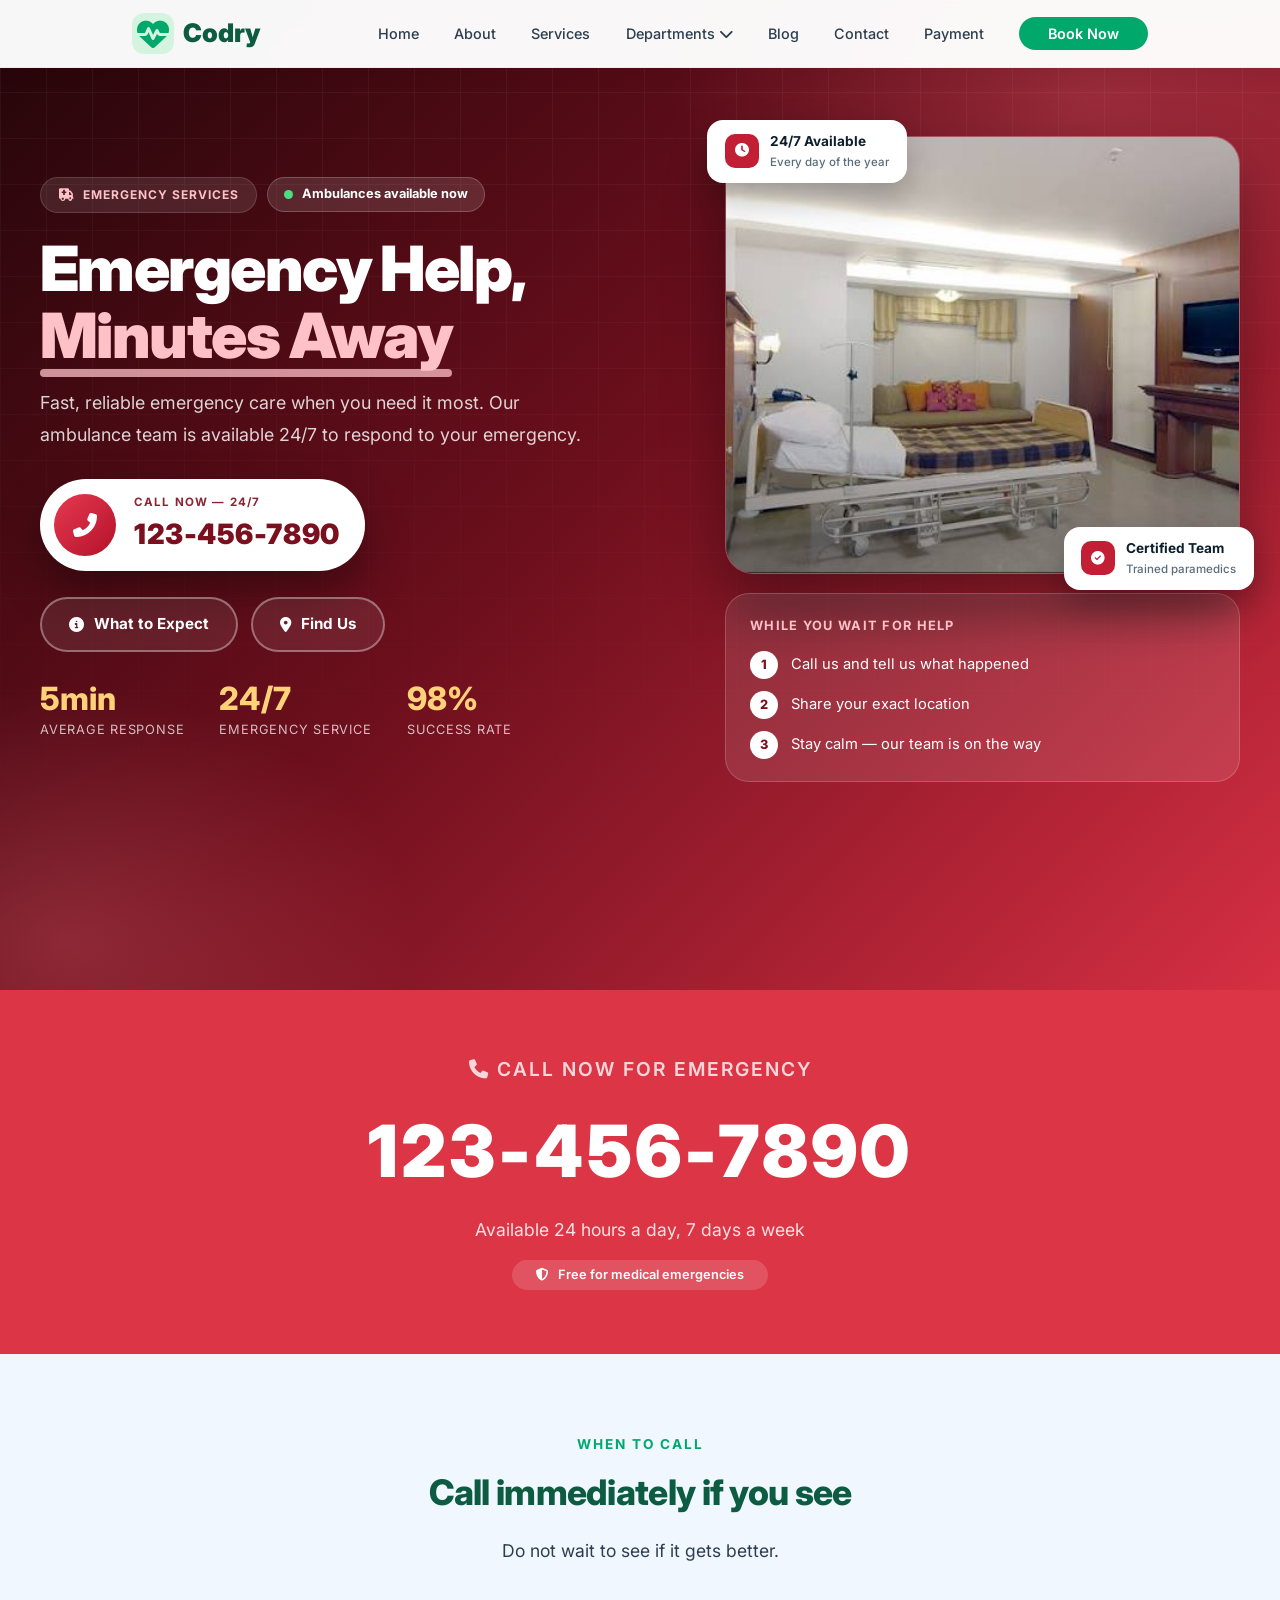
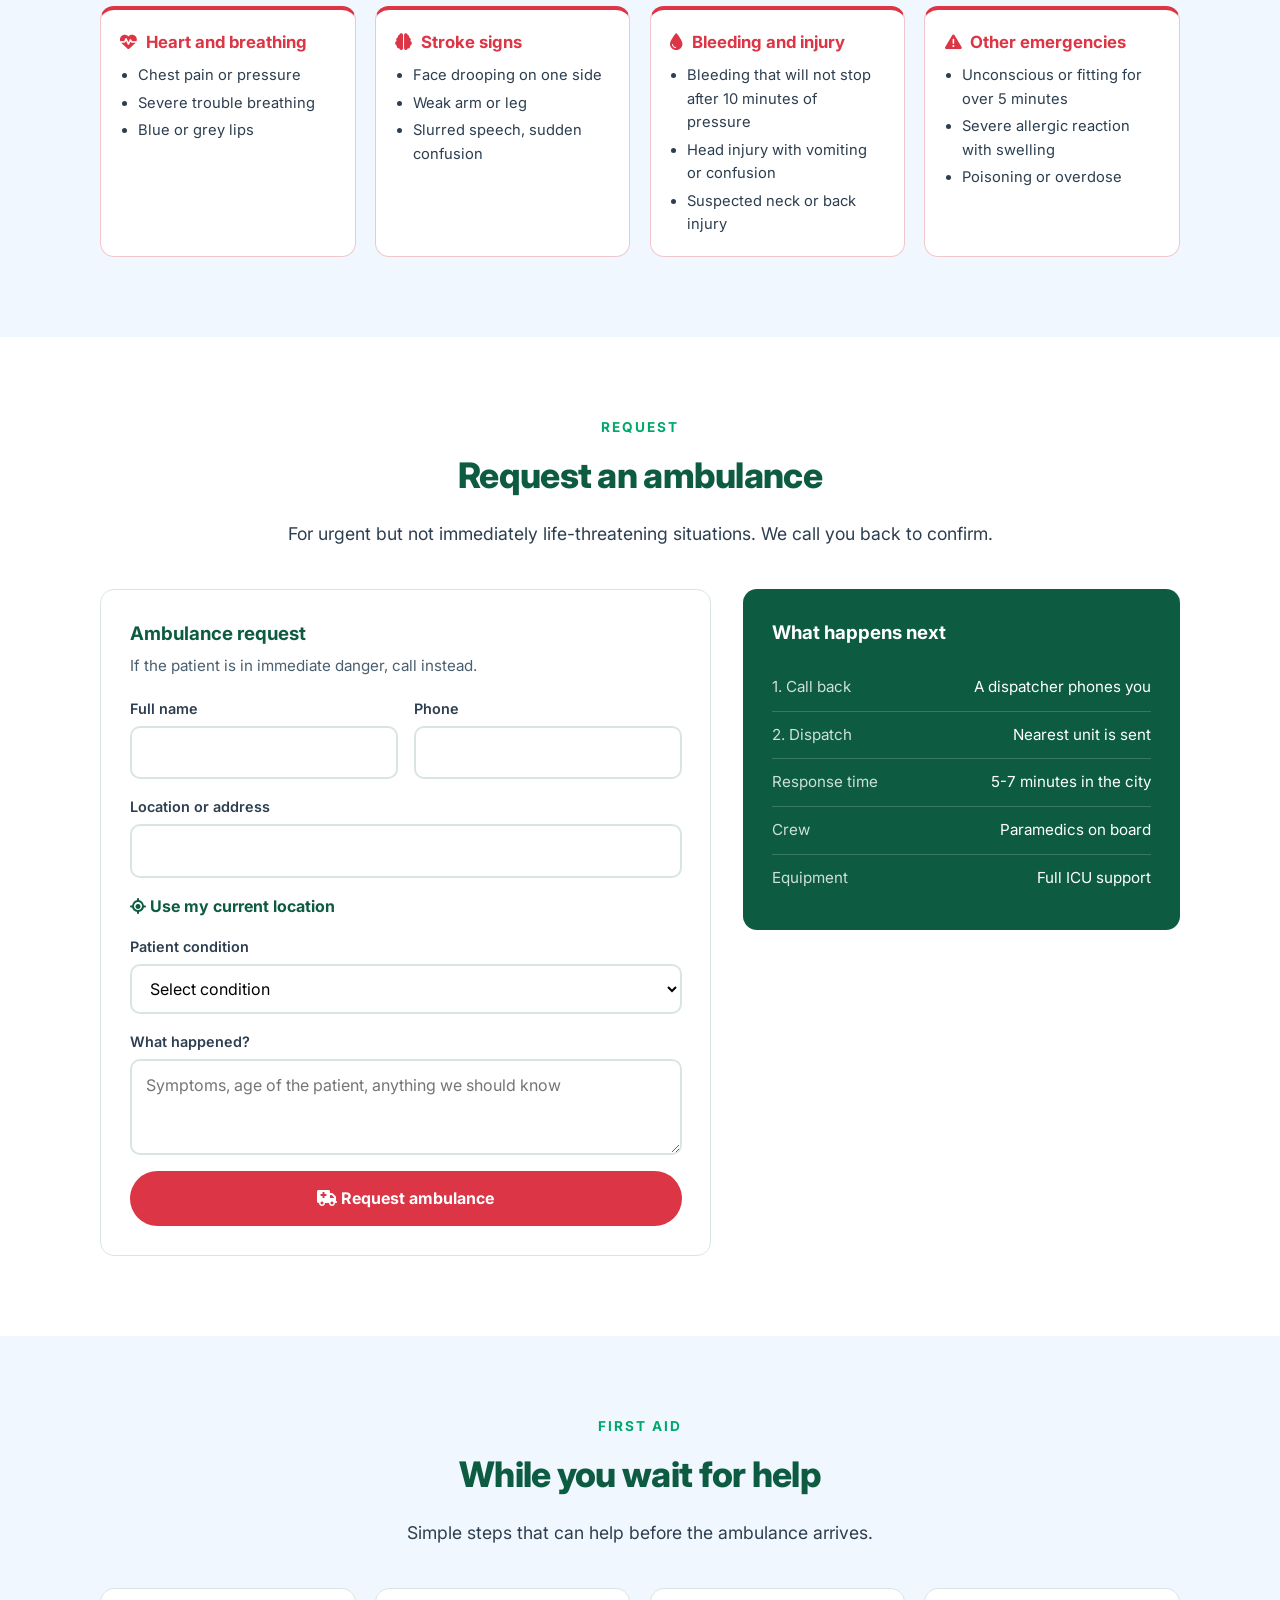
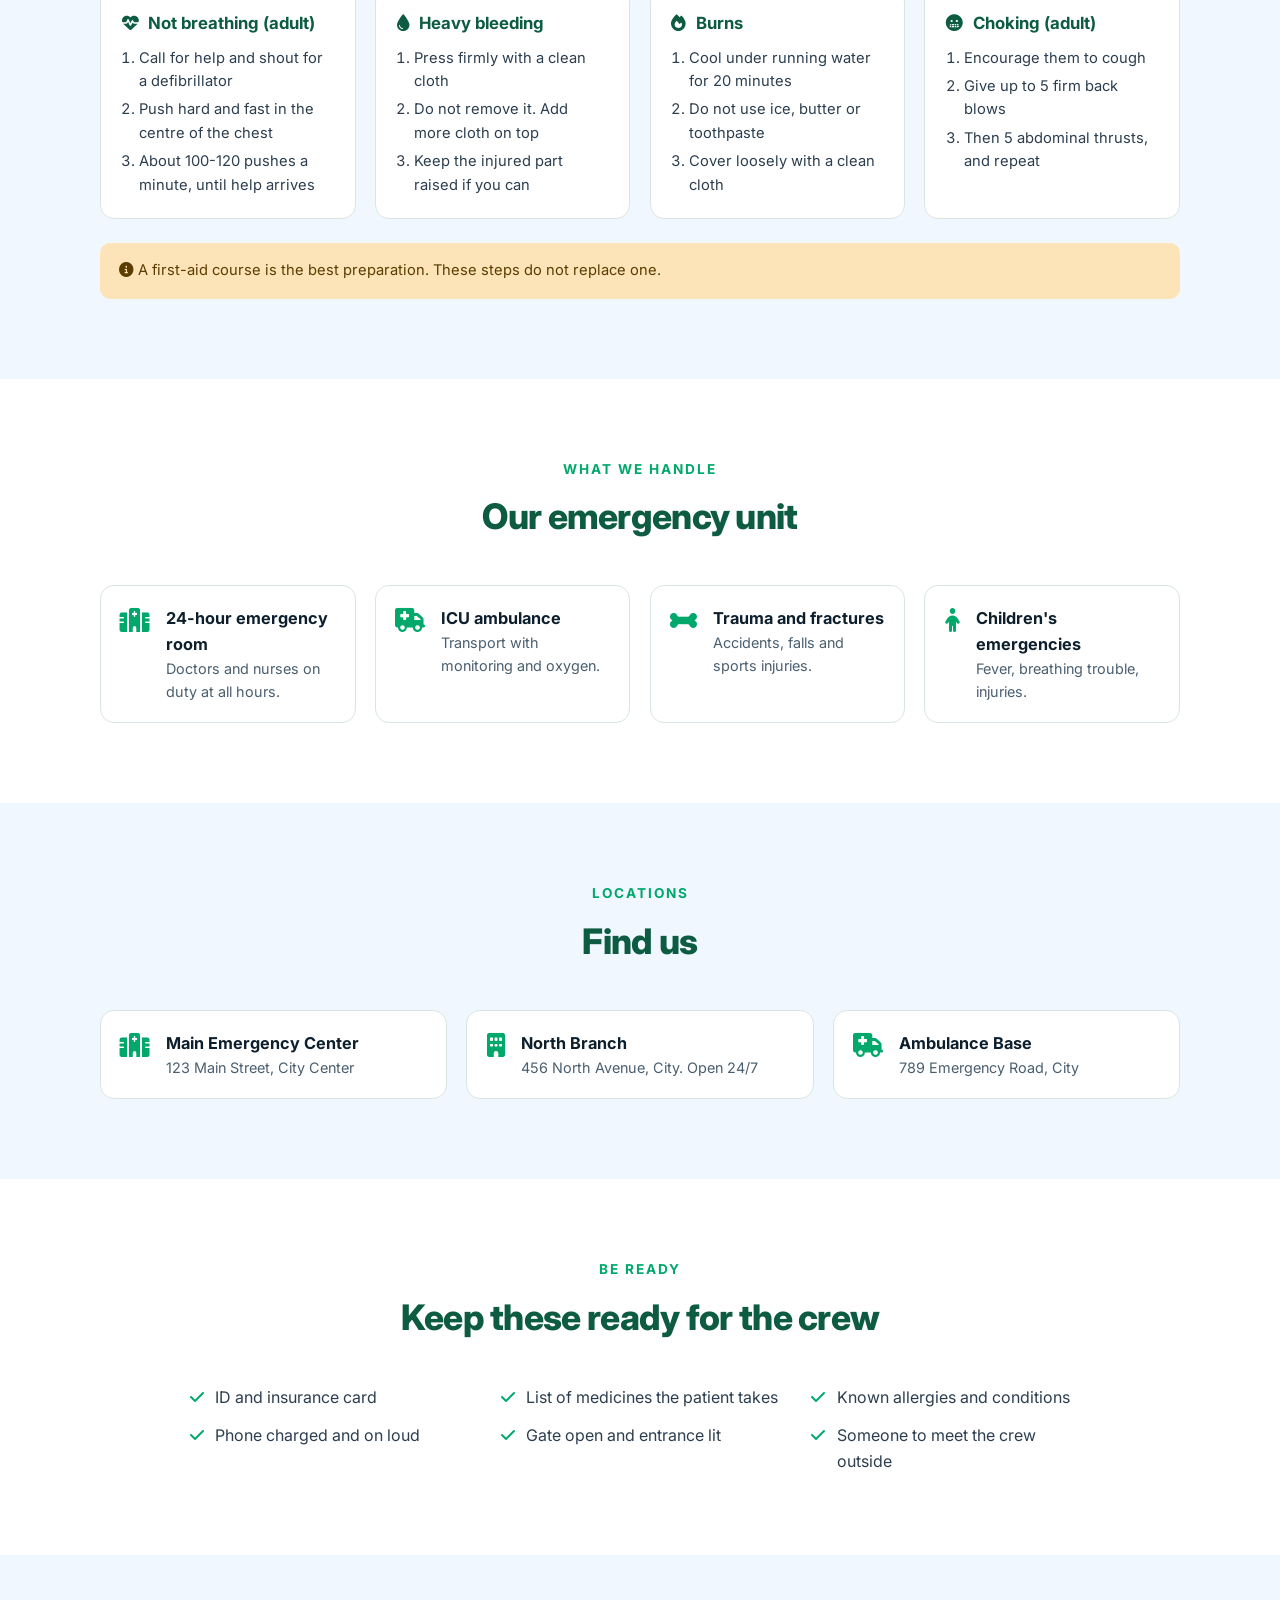
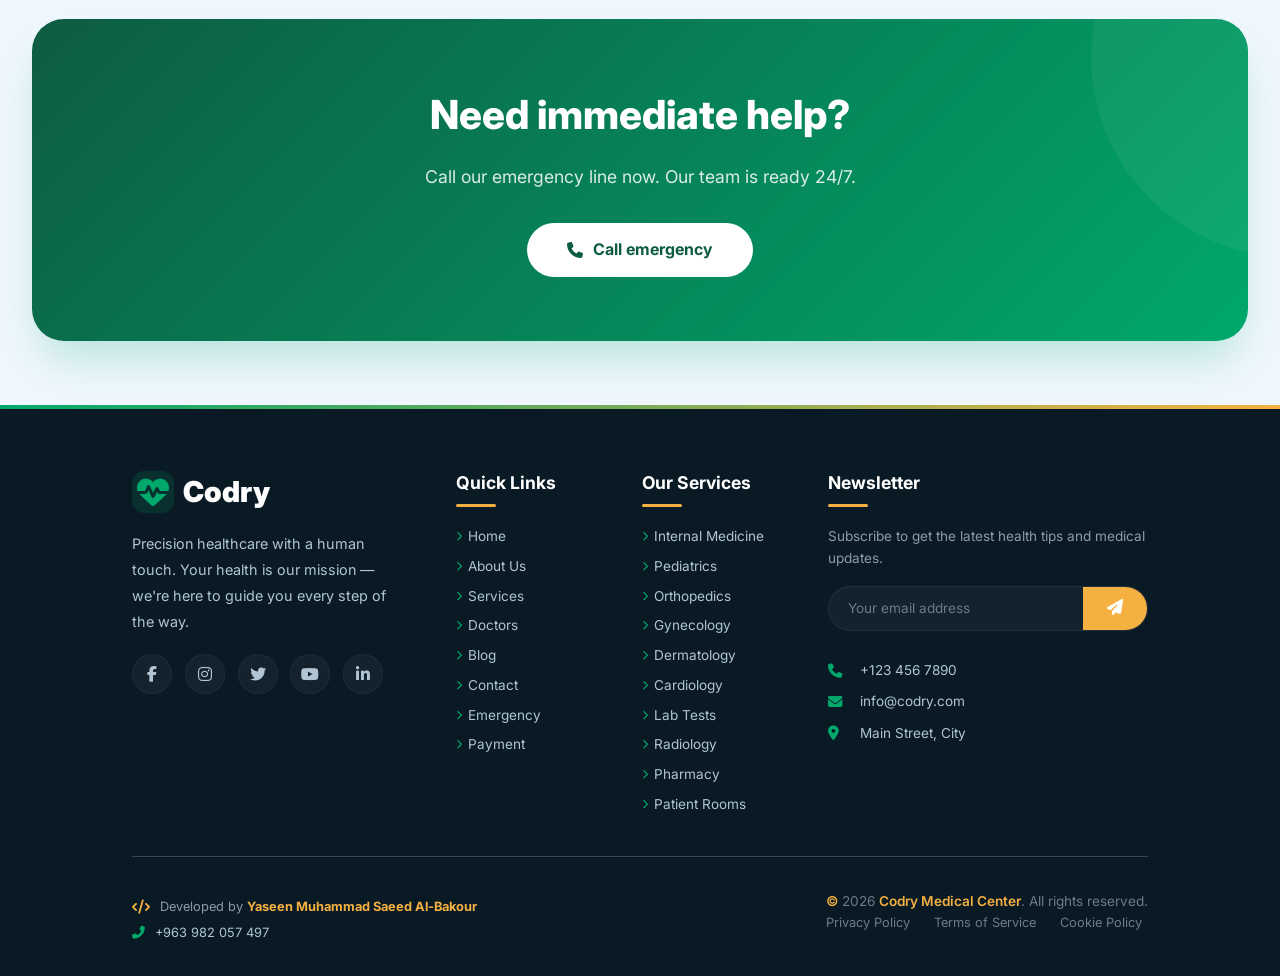
<file: emergency.html>
<!DOCTYPE html>
<html lang="en">

<head>
    <meta charset="UTF-8">
    <meta name="viewport" content="width=device-width, initial-scale=1.0">
    <title>Codry - Emergency & Ambulance</title>
    <meta name="description"
        content="24/7 emergency care and ambulance. Call first, then use the form for non-immediate requests.">
    <link rel="preconnect" href="https://fonts.googleapis.com">
    <link href="https://fonts.googleapis.com/css2?family=Inter:wght@300;400;500;600;700;800;900&display=swap"
        rel="stylesheet">
    <link rel="stylesheet" href="https://cdnjs.cloudflare.com/ajax/libs/font-awesome/6.4.0/css/all.min.css">
    <link rel="stylesheet" href="css/style.css">
    <link rel="stylesheet" href="css/service-pages.css">
    <link rel="stylesheet" href="css/page-hero.css">
    <link rel="icon"
        href="data:image/svg+xml,%3Csvg xmlns=%27http://www.w3.org/2000/svg%27 viewBox=%270 0 100 100%27%3E%3Ctext y=%27.9em%27 font-size=%2790%27%3E%E2%9A%95%EF%B8%8F%3C/text%3E%3C/svg%3E">

    <style>
        /* ===== 2. EMERGENCY NUMBER ===== */
        .emergency-number-section {
            margin: 0 auto;
            padding: 4rem 2rem;
            background: var(--emergency-red);
            color: white;
            text-align: center;
        }

        .emergency-number-section .container {
            max-width: 900px;
            margin: 0 auto;
        }

        .emergency-number-section .label {
            font-size: 1.2rem;
            font-weight: 600;
            letter-spacing: 2px;
            text-transform: uppercase;
            opacity: 0.8;
            margin-bottom: 0.5rem;
        }

        .emergency-number-section .number {
            font-size: 4.5rem;
            font-weight: 900;
            letter-spacing: 3px;
            margin-bottom: 0.5rem;
        }

        .emergency-number-section .number a {
            color: white;
            text-decoration: none;
        }

        .emergency-number-section .number a:hover {
            text-decoration: underline;
        }

        .emergency-number-section .sub-text {
            font-size: 1.1rem;
            opacity: 0.85;
        }

        .emergency-number-section .emergency-badge {
            display: inline-block;
            background: rgba(255, 255, 255, 0.15);
            padding: 0.3rem 1.5rem;
            border-radius: 50px;
            font-size: 0.8rem;
            font-weight: 600;
            margin-top: 1rem;
        }

        .emergency-number-section .emergency-badge i {
            margin-right: 0.4rem;
        }

        @media (max-width: 650px) {
            .emergency-number-section .number {
                font-size: 3rem;
            }
        }
    </style>
</head>

<body data-shared>
    <nav class="navbar" id="navbar">
        <div class="container">
            <div class="nav-container">
                <a href="index.html" class="nav-logo">
                    <i class="fas fa-heartbeat"></i> Codry
                </a>
                <ul class="nav-links" id="navLinks">
                    <li><a href="index.html">Home</a></li>
                    <li><a href="about.html">About</a></li>
                    <li><a href="services.html">Services</a></li>
                    <li class="dropdown" id="departmentsDropdown">
                        <a href="services.html">
                            Departments <i class="fas fa-chevron-down"></i>
                        </a>
                        <ul class="dropdown-menu">
                            <li><a href="doctors.html"><i class="fas fa-user-md"></i> Doctors</a></li>
                            <li><a href="medical-tests.html"><i class="fas fa-flask"></i> Lab Tests</a></li>
                            <li><a href="radiology.html"><i class="fas fa-x-ray"></i> Radiology</a></li>
                            <li><a href="pharmacy.html"><i class="fas fa-prescription-bottle"></i> Pharmacy</a></li>
                            <li><a href="room.html"><i class="fas fa-bed"></i> Rooms</a></li>
                            <li><a href="emergency.html"><i class="fas fa-ambulance"></i> Emergency</a></li>
                        </ul>
                    </li>

                    <li><a href="blog.html">Blog</a></li>
                    <li><a href="contact.html">Contact</a></li>
                    <li><a href="payment.html">Payment</a></li>
                    <li><a href="booking.html" class="nav-cta">Book Now</a></li>
                </ul>
                <button class="nav-toggle" id="navToggle" aria-label="Toggle menu">
                    <i class="fas fa-bars"></i>
                </button>
            </div>
        </div>
    </nav>

    <section class="ph ph--emergency" style="--ph-btn:#c21f35; height: 110vh;">
        <div class="ph-inner">
            <div class="ph-copy">
                <div class="ph-badge"><i class="fas fa-ambulance"></i> Emergency Services</div><span
                    class="ph-live">Ambulances available now</span>
                <h1>Emergency Help, <em>Minutes Away</em></h1>
                <p class="ph-lead">Fast, reliable emergency care when you need it most. Our ambulance team is available
                    24/7 to respond to your emergency.</p>

                <a class="ph-sos" href="tel:+963982057497" aria-label="Call emergency now">
                    <i class="fas fa-phone-alt"></i>
                    <span><small>Call Now — 24/7</small><strong>123-456-7890</strong></span>
                </a>

                <div class="ph-actions">
                    <a href="#emergency-info" class="ph-btn ph-btn--ghost"><i class="fas fa-info-circle"></i> What to
                        Expect</a>
                    <a href="contact.html" class="ph-btn ph-btn--ghost"><i class="fas fa-map-marker-alt"></i> Find
                        Us</a>
                </div>

                <div class="ph-stats">
                    <div class="ph-stat"><b>5min</b><span>Average Response</span></div>
                    <div class="ph-stat"><b>24/7</b><span>Emergency Service</span></div>
                    <div class="ph-stat"><b>98%</b><span>Success Rate</span></div>
                </div>
            </div>
            <div class="ph-visual">
                <div class="ph-float ph-float--tl"><i class="fas fa-clock"></i>
                    <div>24/7 Available<small>Every day of the year</small></div>
                </div>
                <div style="position:relative">
                    <div class="ph-frame"><img src="img/rooms/3.png" alt="Codry emergency care" loading="lazy"></div>
                    <div class="ph-float ph-float--br"><i class="fas fa-check-circle"></i>
                        <div>Certified Team<small>Trained paramedics</small></div>
                    </div>
                </div>
                <div class="ph-steps">
                    <h4>While you wait for help</h4>
                    <ol>
                        <li>Call us and tell us what happened</li>
                        <li>Share your exact location</li>
                        <li>Stay calm — our team is on the way</li>
                    </ol>
                </div>
            </div>
        </div>
    </section>

    <!-- ===== 2. EMERGENCY NUMBER ===== -->
    <section id="emergency-info" class="emergency-number-section">
        <div class="container">
            <div class="label"><i class="fas fa-phone"></i> Call Now for Emergency</div>
            <div class="number animate-pulse-red">
                <a href="tel:+963982057497">123-456-7890</a>
            </div>
            <div class="sub-text">Available 24 hours a day, 7 days a week</div>
            <div class="emergency-badge"><i class="fas fa-shield-alt"></i> Free for medical emergencies</div>
        </div>
    </section>

    <section class="sp-section" id="when">
        <div class="container">
            <div class="section-header">
                <div class="sub">When to call</div>
                <h2>Call immediately if you see</h2>
                <p>Do not wait to see if it gets better.</p>
            </div>
            <div class="redflags">
                <div class="redflag">
                    <h3><i class="fas fa-heart-pulse"></i> Heart and breathing</h3>
                    <ul>
                        <li>Chest pain or pressure</li>
                        <li>Severe trouble breathing</li>
                        <li>Blue or grey lips</li>
                    </ul>
                </div>
                <div class="redflag">
                    <h3><i class="fas fa-brain"></i> Stroke signs</h3>
                    <ul>
                        <li>Face drooping on one side</li>
                        <li>Weak arm or leg</li>
                        <li>Slurred speech, sudden confusion</li>
                    </ul>
                </div>
                <div class="redflag">
                    <h3><i class="fas fa-droplet"></i> Bleeding and injury</h3>
                    <ul>
                        <li>Bleeding that will not stop after 10 minutes of pressure</li>
                        <li>Head injury with vomiting or confusion</li>
                        <li>Suspected neck or back injury</li>
                    </ul>
                </div>
                <div class="redflag">
                    <h3><i class="fas fa-triangle-exclamation"></i> Other emergencies</h3>
                    <ul>
                        <li>Unconscious or fitting for over 5 minutes</li>
                        <li>Severe allergic reaction with swelling</li>
                        <li>Poisoning or overdose</li>
                    </ul>
                </div>
            </div>
        </div>
    </section>

    <section class="sp-section alt" id="request">
        <div class="container">
            <div class="section-header">
                <div class="sub">Request</div>
                <h2>Request an ambulance</h2>
                <p>For urgent but not immediately life-threatening situations. We call you back to confirm.</p>
            </div>
            <div class="split">
                <form class="form-card" data-demo
                    data-success="Request received. A dispatcher will call you back now. If the situation gets worse, call 123-456-7890.">
                    <h3>Ambulance request</h3>
                    <p>If the patient is in immediate danger, call instead.</p>
                    <div class="form-row">
                        <div class="form-group"><label for="amName">Full name</label><input id="amName" name="amName"
                                type="text" required autocomplete="name"></div>
                        <div class="form-group"><label for="amPhone">Phone</label><input id="amPhone" name="amPhone"
                                type="tel" required autocomplete="tel"></div>
                    </div>
                    <div class="form-group"><label for="amLoc">Location or address</label><input id="amLoc" name="amLoc"
                            type="text" required></div><button type="button" class="locate" id="locateBtn"><i
                            class="fas fa-location-crosshairs"></i> Use my current location</button>
                    <div style="height:1rem"></div>
                    <div class="form-group"><label for="amCond">Patient condition</label><select id="amCond"
                            name="amCond" required>
                            <option value="">Select condition</option>
                            <option value="critical">Critical, life-threatening</option>
                            <option value="urgent">Urgent, serious</option>
                            <option value="moderate">Moderate, stable</option>
                            <option value="mild">Mild, minor</option>
                        </select></div>
                    <div class="form-group"><label for="amInfo">What happened?</label><textarea id="amInfo"
                            name="amInfo"
                            placeholder="Symptoms, age of the patient, anything we should know"></textarea></div><button
                        class="btn-submit danger" type="submit"><i class="fas fa-ambulance"></i> Request
                        ambulance</button>
                    <div class="form-result" role="status" hidden></div>
                </form>
                <aside class="side-card">
                    <h3>What happens next</h3>
                    <div class="side-row"><span>1. Call back</span><span>A dispatcher phones you</span></div>
                    <div class="side-row"><span>2. Dispatch</span><span>Nearest unit is sent</span></div>
                    <div class="side-row"><span>Response time</span><span>5-7 minutes in the city</span></div>
                    <div class="side-row"><span>Crew</span><span>Paramedics on board</span></div>
                    <div class="side-row"><span>Equipment</span><span>Full ICU support</span></div>
                </aside>
            </div>
        </div>
    </section>

    <section class="sp-section" id="firstaid">
        <div class="container">
            <div class="section-header">
                <div class="sub">First aid</div>
                <h2>While you wait for help</h2>
                <p>Simple steps that can help before the ambulance arrives.</p>
            </div>
            <div class="firstaid-grid">
                <div class="firstaid">
                    <h3><i class="fas fa-heart-pulse"></i> Not breathing (adult)</h3>
                    <ol>
                        <li>Call for help and shout for a defibrillator</li>
                        <li>Push hard and fast in the centre of the chest</li>
                        <li>About 100-120 pushes a minute, until help arrives</li>
                    </ol>
                </div>
                <div class="firstaid">
                    <h3><i class="fas fa-droplet"></i> Heavy bleeding</h3>
                    <ol>
                        <li>Press firmly with a clean cloth</li>
                        <li>Do not remove it. Add more cloth on top</li>
                        <li>Keep the injured part raised if you can</li>
                    </ol>
                </div>
                <div class="firstaid">
                    <h3><i class="fas fa-fire"></i> Burns</h3>
                    <ol>
                        <li>Cool under running water for 20 minutes</li>
                        <li>Do not use ice, butter or toothpaste</li>
                        <li>Cover loosely with a clean cloth</li>
                    </ol>
                </div>
                <div class="firstaid">
                    <h3><i class="fas fa-face-grimace"></i> Choking (adult)</h3>
                    <ol>
                        <li>Encourage them to cough</li>
                        <li>Give up to 5 firm back blows</li>
                        <li>Then 5 abdominal thrusts, and repeat</li>
                    </ol>
                </div>
            </div>
            <p class="note"><i class="fas fa-circle-info"></i> A first-aid course is the best preparation. These steps
                do not replace one.</p>
        </div>
    </section>

    <section class="sp-section alt" id="services">
        <div class="container">
            <div class="section-header">
                <div class="sub">What we handle</div>
                <h2>Our emergency unit</h2>
                <p></p>
            </div>
            <div class="locations">
                <div class="location"><i class="fas fa-hospital"></i>
                    <div>
                        <h3>24-hour emergency room</h3>
                        <p>Doctors and nurses on duty at all hours.</p>
                    </div>
                </div>
                <div class="location"><i class="fas fa-truck-medical"></i>
                    <div>
                        <h3>ICU ambulance</h3>
                        <p>Transport with monitoring and oxygen.</p>
                    </div>
                </div>
                <div class="location"><i class="fas fa-bone"></i>
                    <div>
                        <h3>Trauma and fractures</h3>
                        <p>Accidents, falls and sports injuries.</p>
                    </div>
                </div>
                <div class="location"><i class="fas fa-child"></i>
                    <div>
                        <h3>Children's emergencies</h3>
                        <p>Fever, breathing trouble, injuries.</p>
                    </div>
                </div>
            </div>
        </div>
    </section>

    <section class="sp-section" id="locations">
        <div class="container">
            <div class="section-header">
                <div class="sub">Locations</div>
                <h2>Find us</h2>
                <p></p>
            </div>
            <div class="locations">
                <div class="location"><i class="fas fa-hospital"></i>
                    <div>
                        <h3>Main Emergency Center</h3>
                        <p>123 Main Street, City Center</p>
                    </div>
                </div>
                <div class="location"><i class="fas fa-building"></i>
                    <div>
                        <h3>North Branch</h3>
                        <p>456 North Avenue, City. Open 24/7</p>
                    </div>
                </div>
                <div class="location"><i class="fas fa-ambulance"></i>
                    <div>
                        <h3>Ambulance Base</h3>
                        <p>789 Emergency Road, City</p>
                    </div>
                </div>
            </div>
        </div>
    </section>

    <section class="sp-section alt" id="ready">
        <div class="container">
            <div class="section-header">
                <div class="sub">Be ready</div>
                <h2>Keep these ready for the crew</h2>
                <p></p>
            </div>
            <ul class="checklist">
                <li><i class="fas fa-check"></i> ID and insurance card</li>
                <li><i class="fas fa-check"></i> List of medicines the patient takes</li>
                <li><i class="fas fa-check"></i> Known allergies and conditions</li>
                <li><i class="fas fa-check"></i> Phone charged and on loud</li>
                <li><i class="fas fa-check"></i> Gate open and entrance lit</li>
                <li><i class="fas fa-check"></i> Someone to meet the crew outside</li>
            </ul>
        </div>
    </section>

    <section class="cta-section">
        <div class="cta-box">
            <h2>Need immediate help?</h2>
            <p>Call our emergency line now. Our team is ready 24/7.</p><a href="tel:1234567890" class="btn-white"><i
                    class="fas fa-phone"></i> Call emergency</a>
        </div>
    </section>

    <script src="js/layout.js" data-part="footer"></script>
    <script src="js/forms.js"></script>
    <script>
        document.getElementById('locateBtn').addEventListener('click', function () {
            var box = document.getElementById('amLoc');
            if (!navigator.geolocation) { box.focus(); return; }
            this.textContent = 'Finding you...';
            var btn = this;
            navigator.geolocation.getCurrentPosition(function (p) {
                box.value = 'GPS: ' + p.coords.latitude.toFixed(5) + ', ' + p.coords.longitude.toFixed(5);
                btn.innerHTML = '<i class="fas fa-location-crosshairs"></i> Location added';
            }, function () {
                btn.innerHTML = '<i class="fas fa-location-crosshairs"></i> Could not get location. Type the address.';
                box.focus();
            });
        });
    </script>
</body>

</html>
</file>
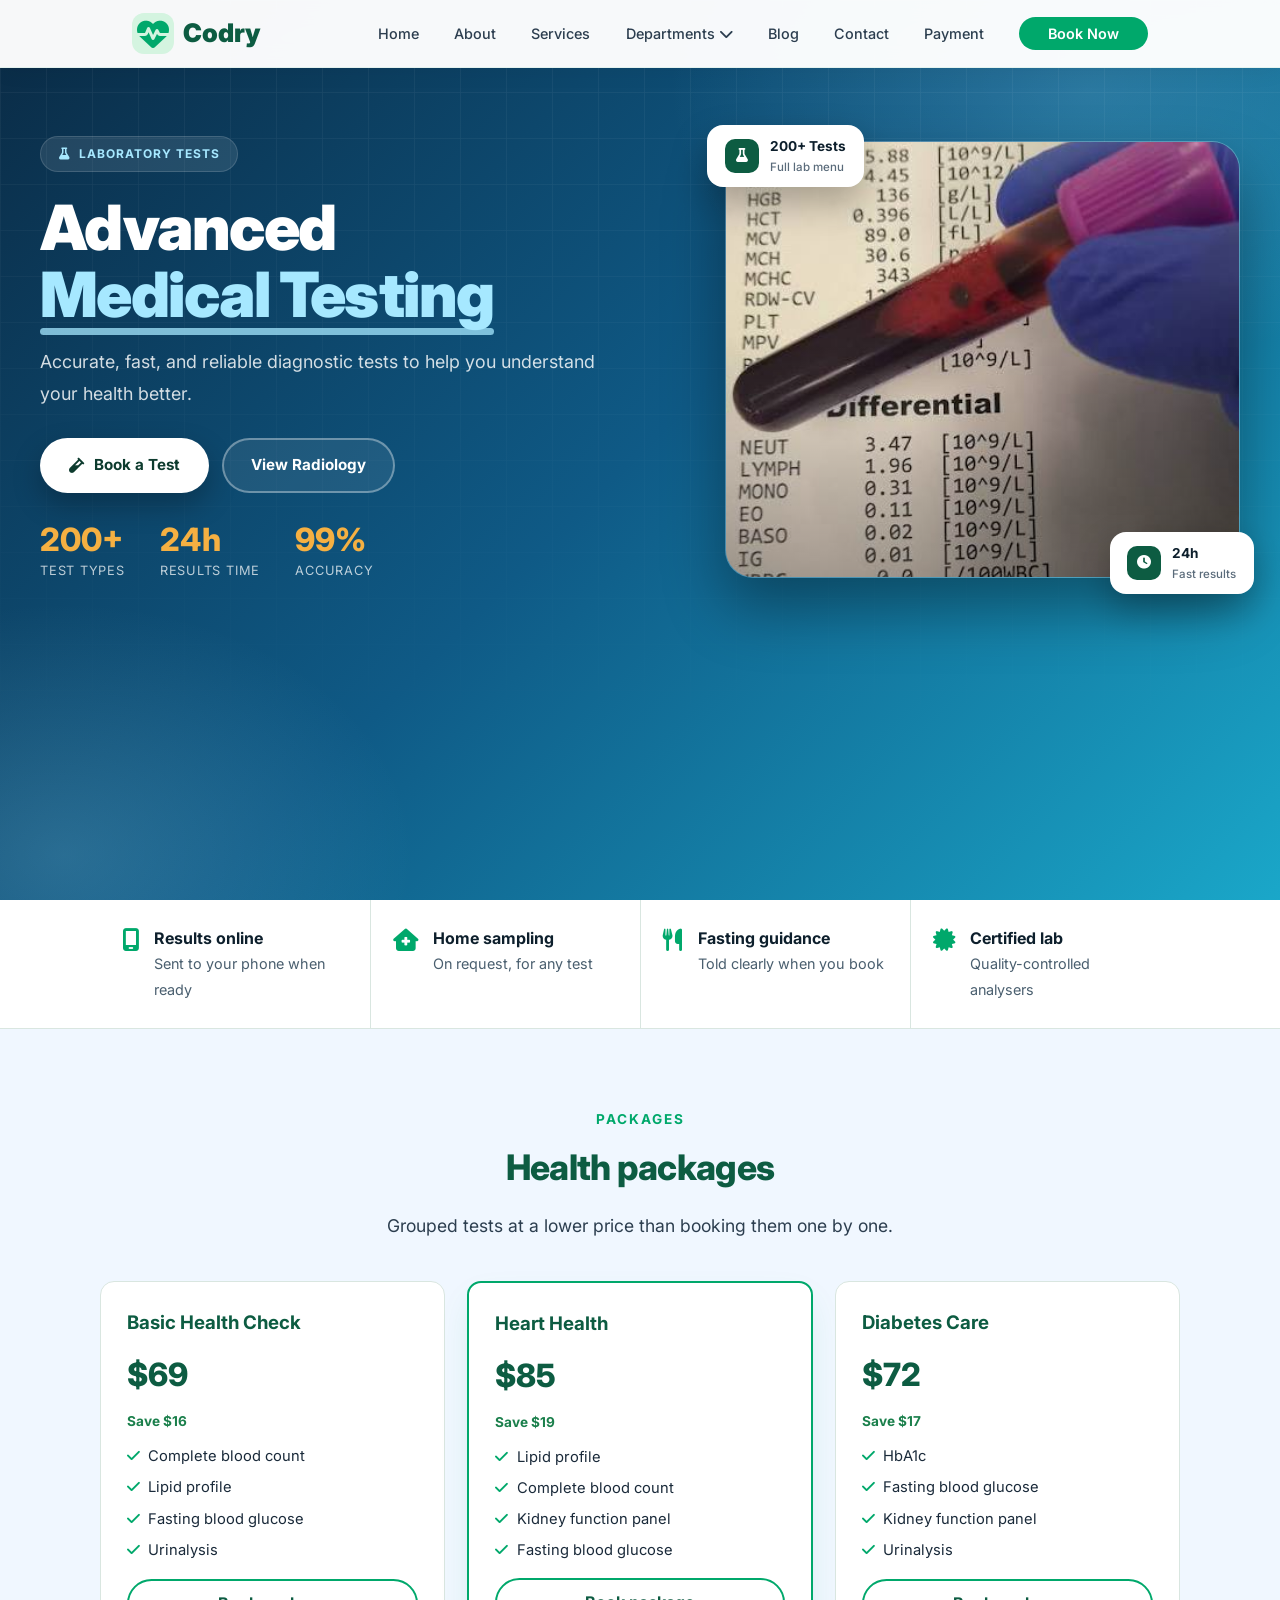
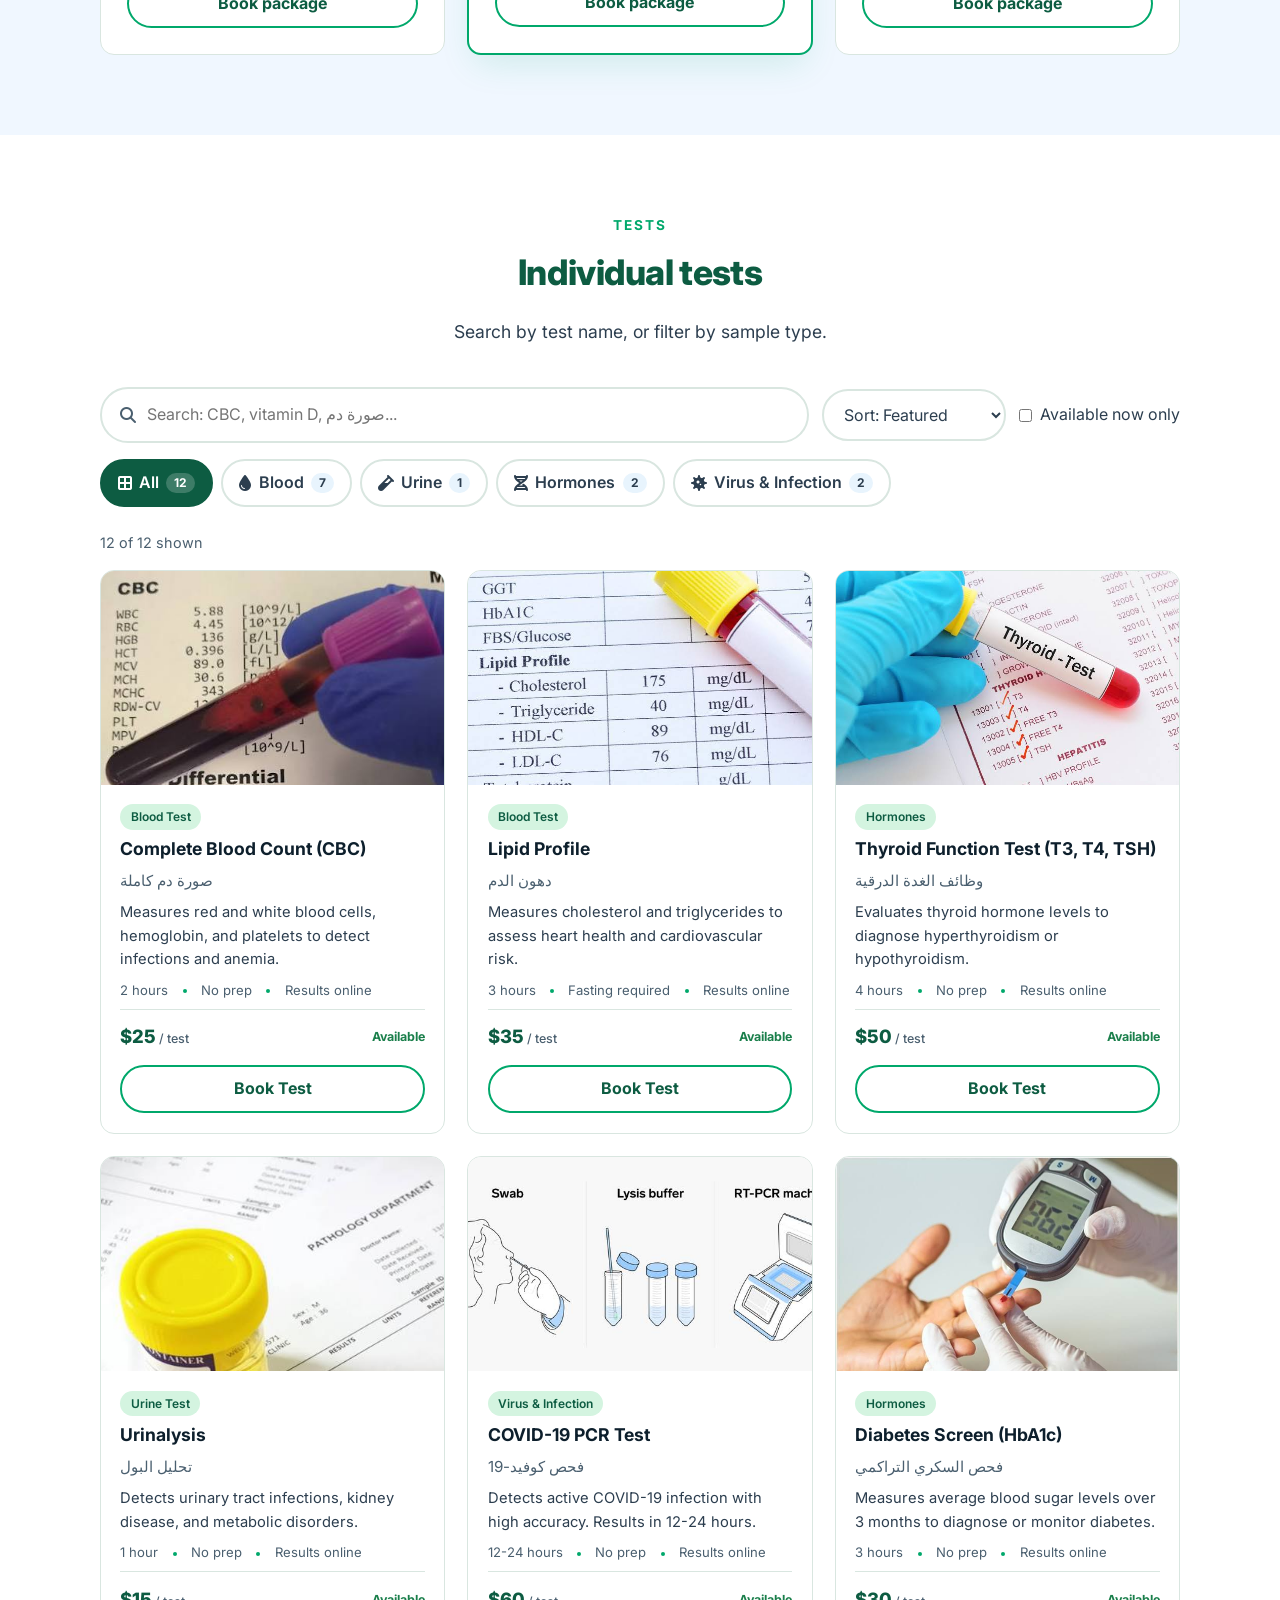
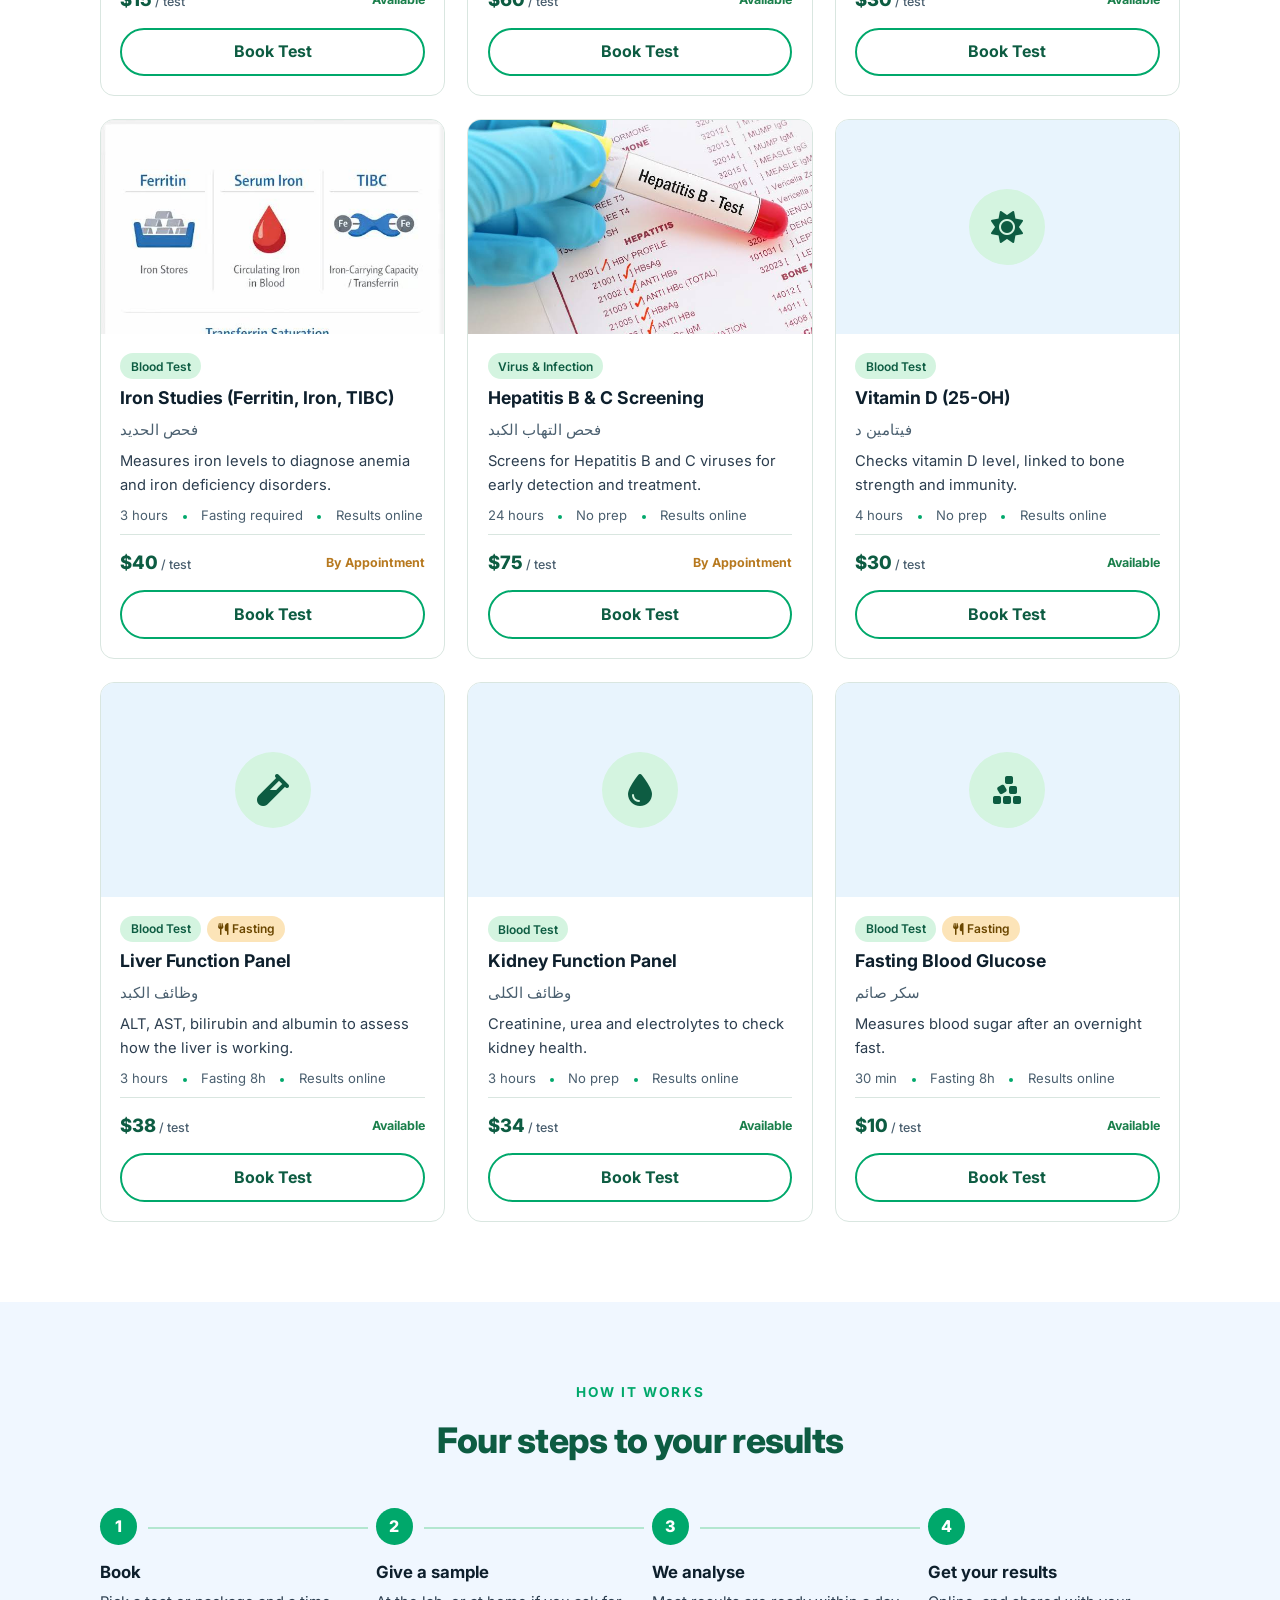
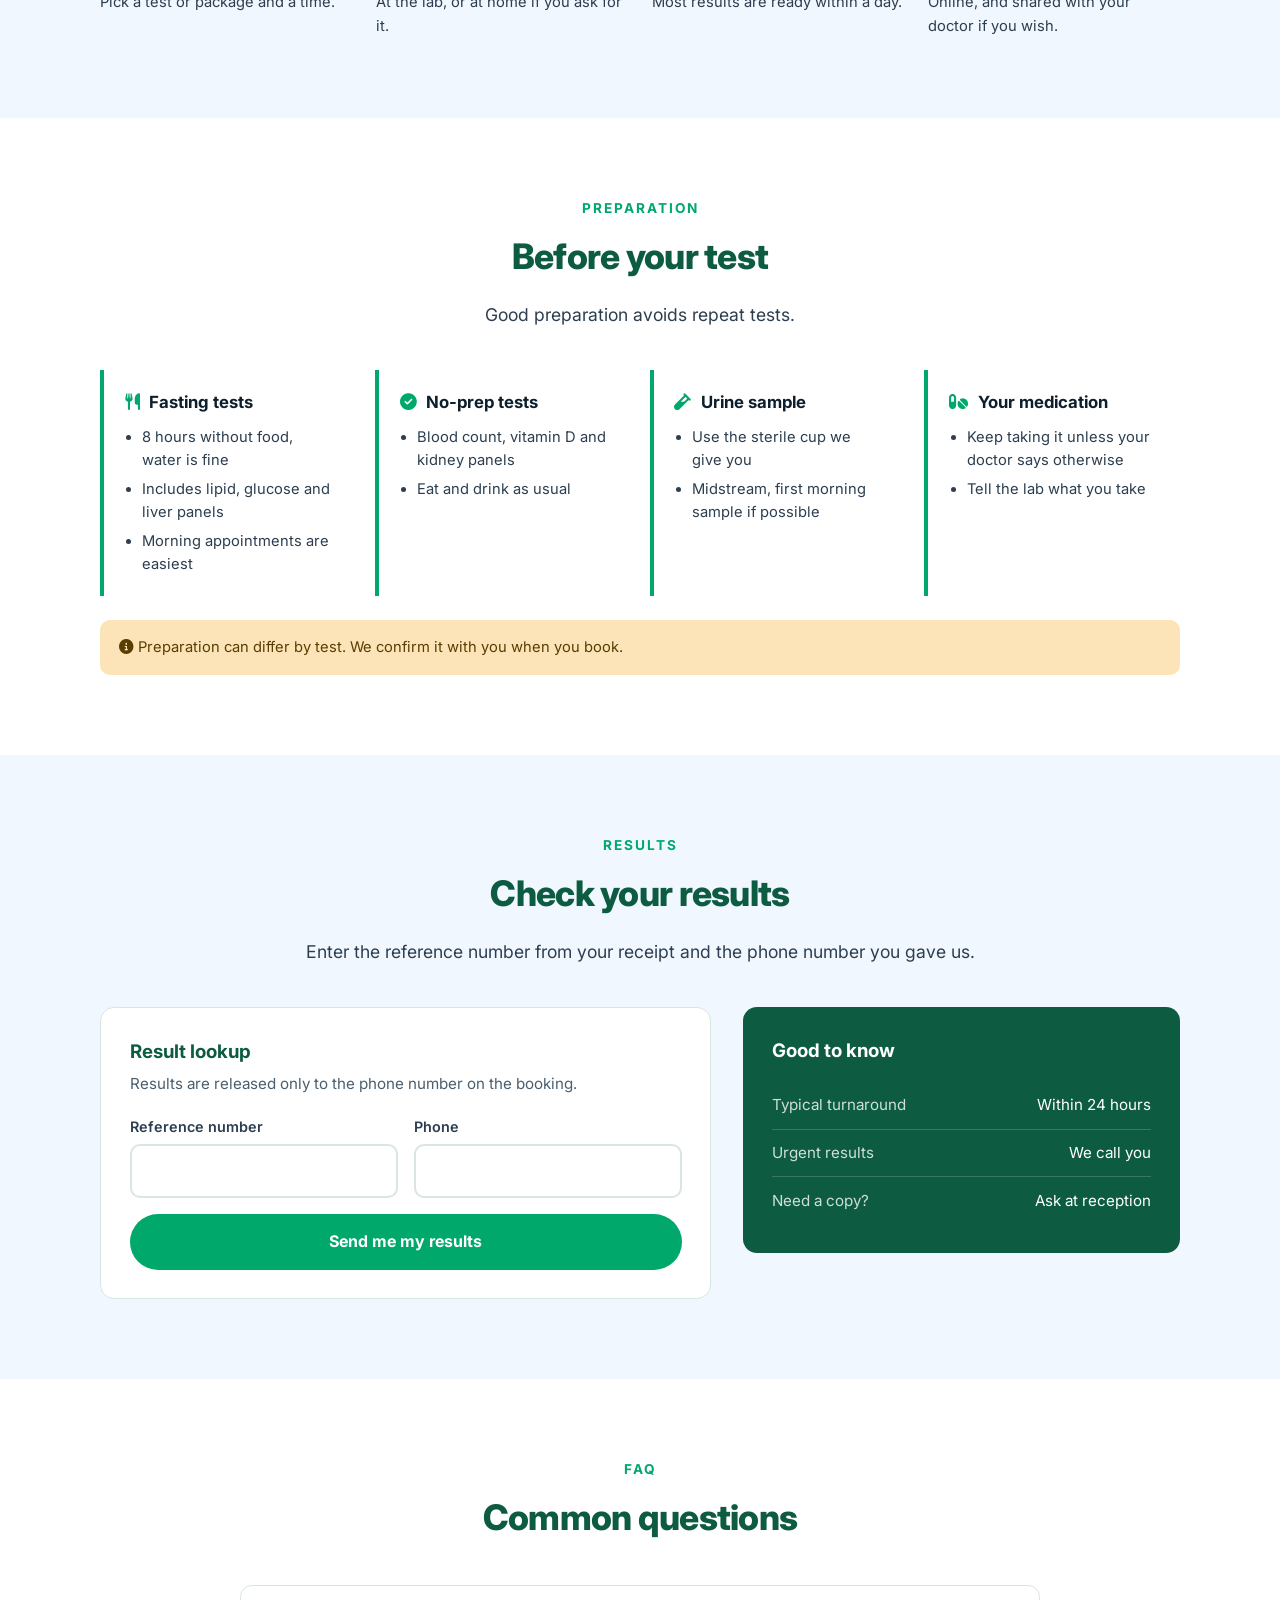
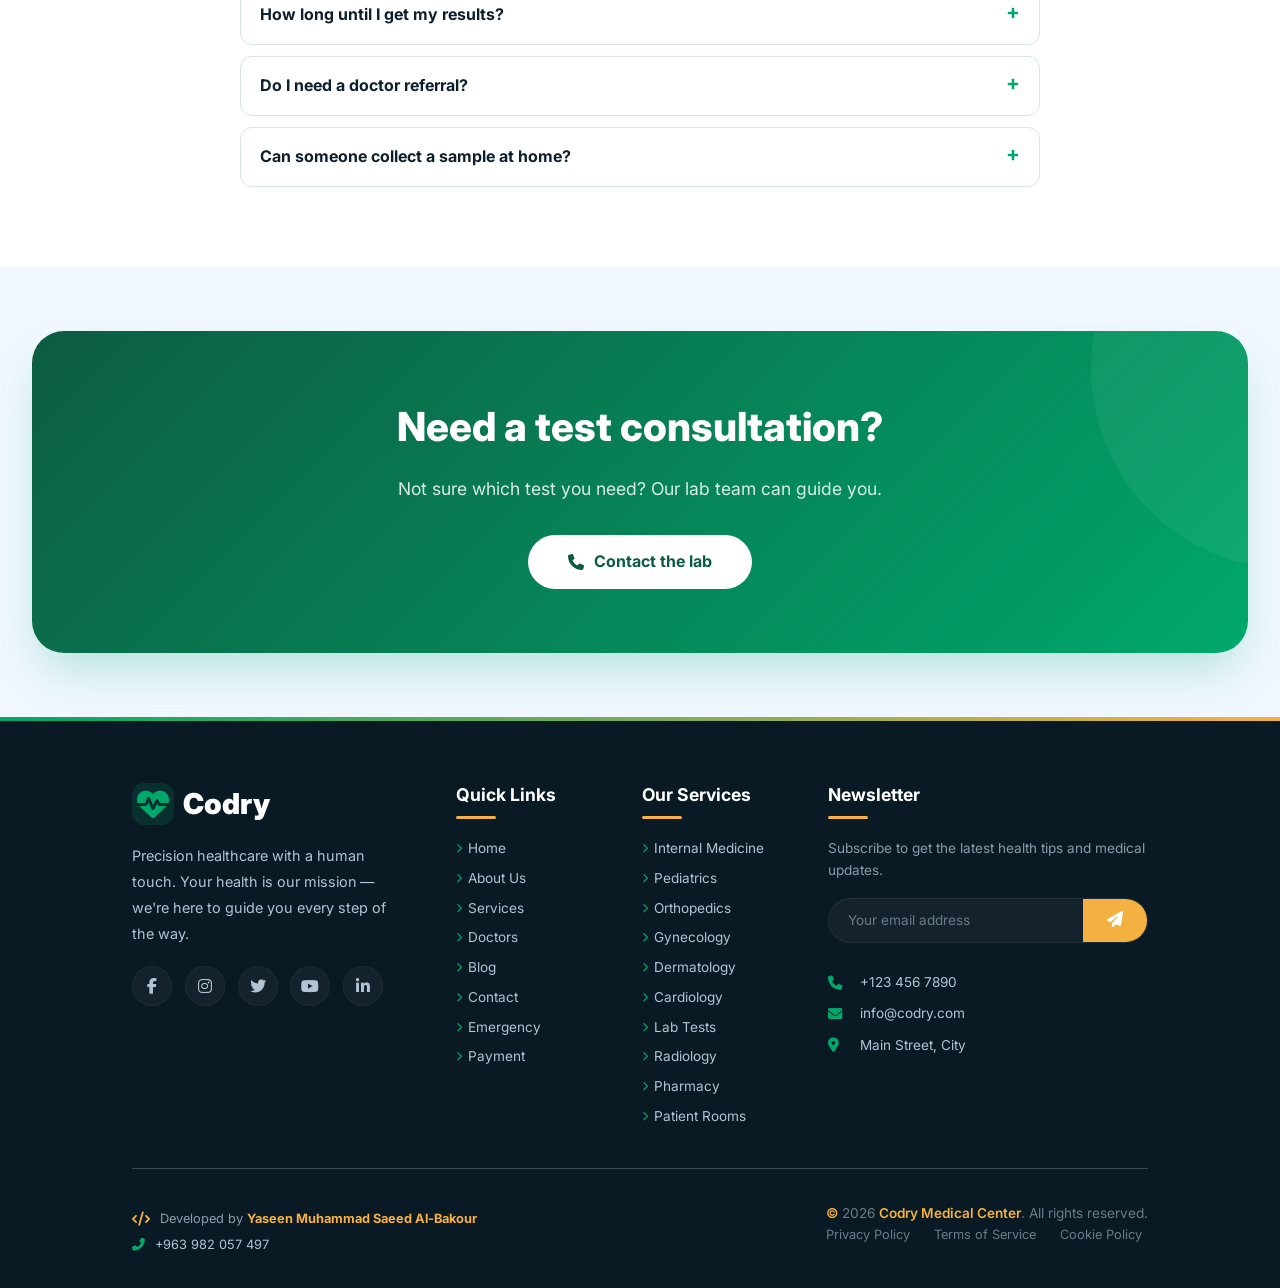
<file: medical-tests.html>
<!DOCTYPE html>
<html lang="en">

<head>
    <meta charset="UTF-8">
    <meta name="viewport" content="width=device-width, initial-scale=1.0">
    <title>Codry - Lab Tests</title>
    <meta name="description"
        content="Book blood, urine and hormone tests, follow the preparation guide and get results online.">
    <link rel="preconnect" href="https://fonts.googleapis.com">
    <link href="https://fonts.googleapis.com/css2?family=Inter:wght@300;400;500;600;700;800;900&display=swap"
        rel="stylesheet">
    <link rel="stylesheet" href="https://cdnjs.cloudflare.com/ajax/libs/font-awesome/6.4.0/css/all.min.css">
    <link rel="stylesheet" href="css/style.css">
    <link rel="stylesheet" href="css/service-pages.css">
    <link rel="stylesheet" href="css/page-hero.css">
        <link rel="icon" href="data:image/svg+xml,%3Csvg xmlns=%27http://www.w3.org/2000/svg%27 viewBox=%270 0 100 100%27%3E%3Ctext y=%27.9em%27 font-size=%2790%27%3E%E2%9A%95%EF%B8%8F%3C/text%3E%3C/svg%3E">

</head>

<body data-shared>
    <nav class="navbar" id="navbar">
        <div class="container">
            <div class="nav-container">
                <a href="index.html" class="nav-logo">
                    <i class="fas fa-heartbeat"></i> Codry
                </a>
                <ul class="nav-links" id="navLinks">
                    <li><a href="index.html">Home</a></li>
                    <li><a href="about.html">About</a></li>
                    <li><a href="services.html">Services</a></li>
                    <li class="dropdown" id="departmentsDropdown">
                        <a href="services.html">
                            Departments <i class="fas fa-chevron-down"></i>
                        </a>
                        <ul class="dropdown-menu">
                            <li><a href="doctors.html"><i class="fas fa-user-md"></i> Doctors</a></li>
                            <li><a href="medical-tests.html"><i class="fas fa-flask"></i> Lab Tests</a></li>
                            <li><a href="radiology.html"><i class="fas fa-x-ray"></i> Radiology</a></li>
                            <li><a href="pharmacy.html"><i class="fas fa-prescription-bottle"></i> Pharmacy</a></li>
                            <li><a href="room.html"><i class="fas fa-bed"></i> Rooms</a></li>
                            <li><a href="emergency.html"><i class="fas fa-ambulance"></i> Emergency</a></li>
                        </ul>
                    </li>

                    <li><a href="blog.html">Blog</a></li>
                    <li><a href="contact.html">Contact</a></li>
                    <li><a href="payment.html">Payment</a></li>
                    <li><a href="booking.html" class="nav-cta">Book Now</a></li>
                </ul>
                <button class="nav-toggle" id="navToggle" aria-label="Toggle menu">
                    <i class="fas fa-bars"></i>
                </button>
            </div>
        </div>
    </nav>


        <!-- ===== 1. HERO ===== -->
    <section class="ph ph--lab">
        <div class="ph-inner">
            <div class="ph-copy">
                <div class="ph-badge"><i class="fas fa-flask"></i> Laboratory Tests</div>
                <h1>Advanced <em>Medical Testing</em></h1>
                <p class="ph-lead">Accurate, fast, and reliable diagnostic tests to help you understand your health better.</p>
                <div class="ph-actions"><a href="booking.html" class="ph-btn ph-btn--solid"><i class="fas fa-vial"></i> Book a Test</a><a href="radiology.html" class="ph-btn ph-btn--ghost">View Radiology</a></div>
                <div class="ph-stats"><div class="ph-stat"><b>200+</b><span>Test Types</span></div><div class="ph-stat"><b>24h</b><span>Results Time</span></div><div class="ph-stat"><b>99%</b><span>Accuracy</span></div></div>
            </div>
            <div class="ph-visual">
                <div class="ph-float ph-float--tl"><i class="fas fa-flask"></i><div>200+ Tests<small>Full lab menu</small></div></div><div class="ph-float ph-float--br"><i class="fas fa-clock"></i><div>24h<small>Fast results</small></div></div>
                <div class="ph-frame"><img src="img/lab/t1.png" alt="Laboratory tests" loading="lazy"></div>
            </div>
        </div>
    </section>
    <section class="info-strip" aria-label="Highlights">
        <div class="container">
            <div class="info-item"><i class="fas fa-mobile-screen"></i>
                <div><b>Results online</b><span>Sent to your phone when ready</span></div>
            </div>
            <div class="info-item"><i class="fas fa-house-medical"></i>
                <div><b>Home sampling</b><span>On request, for any test</span></div>
            </div>
            <div class="info-item"><i class="fas fa-utensils"></i>
                <div><b>Fasting guidance</b><span>Told clearly when you book</span></div>
            </div>
            <div class="info-item"><i class="fas fa-certificate"></i>
                <div><b>Certified lab</b><span>Quality-controlled analysers</span></div>
            </div>
        </div>
    </section>

    <section class="sp-section" id="packages">
        <div class="container">
            <div class="section-header">
                <div class="sub">Packages</div>
                <h2>Health packages</h2>
                <p>Grouped tests at a lower price than booking them one by one.</p>
            </div>
            <div class="packages">
                <div class="package">
                    <h3>Basic Health Check</h3>
                    <div class="price">$69</div>
                    <div class="save">Save $16</div>
                    <ul>
                        <li>Complete blood count</li>
                        <li>Lipid profile</li>
                        <li>Fasting blood glucose</li>
                        <li>Urinalysis</li>
                    </ul><a class="btn-item" href="booking.html">Book package</a>
                </div>
                <div class="package featured">
                    <h3>Heart Health</h3>
                    <div class="price">$85</div>
                    <div class="save">Save $19</div>
                    <ul>
                        <li>Lipid profile</li>
                        <li>Complete blood count</li>
                        <li>Kidney function panel</li>
                        <li>Fasting blood glucose</li>
                    </ul><a class="btn-item" href="booking.html">Book package</a>
                </div>
                <div class="package">
                    <h3>Diabetes Care</h3>
                    <div class="price">$72</div>
                    <div class="save">Save $17</div>
                    <ul>
                        <li>HbA1c</li>
                        <li>Fasting blood glucose</li>
                        <li>Kidney function panel</li>
                        <li>Urinalysis</li>
                    </ul><a class="btn-item" href="booking.html">Book package</a>
                </div>
            </div>
        </div>
    </section>

    <section class="sp-section alt" id="tests">
        <div class="container">
            <div class="section-header">
                <div class="sub">Tests</div>
                <h2>Individual tests</h2>
                <p>Search by test name, or filter by sample type.</p>
            </div>

            <div class="tools">
                <div class="tools-row">
                    <label class="search-box"><i class="fas fa-search"></i><input type="search" id="catalogSearch"
                            placeholder="Search: CBC, vitamin D, صورة دم..." aria-label="Search"></label>
                    <select class="select" id="catalogSort" aria-label="Sort">
                        <option value="default">Sort: Featured</option>
                        <option value="name">Name A-Z</option>
                        <option value="low">Price: low to high</option>
                        <option value="high">Price: high to low</option>
                    </select>
                    <label class="check"><input type="checkbox" id="catalogOnly"> Available now only</label>
                </div>
                <div class="tabs" id="catalogTabs" role="group" aria-label="Categories"></div>
            </div>
            <div class="result-count" id="catalogCount" aria-live="polite"></div>
            <div class="catalog-grid" id="catalogGrid"></div>
        </div>
    </section>

    <section class="sp-section" id="how">
        <div class="container">
            <div class="section-header">
                <div class="sub">How it works</div>
                <h2>Four steps to your results</h2>
                <p></p>
            </div>
            <ol class="steps">
                <li>
                    <h3>Book</h3>
                    <p>Pick a test or package and a time.</p>
                </li>
                <li>
                    <h3>Give a sample</h3>
                    <p>At the lab, or at home if you ask for it.</p>
                </li>
                <li>
                    <h3>We analyse</h3>
                    <p>Most results are ready within a day.</p>
                </li>
                <li>
                    <h3>Get your results</h3>
                    <p>Online, and shared with your doctor if you wish.</p>
                </li>
            </ol>
        </div>
    </section>

    <section class="sp-section alt" id="prep">
        <div class="container">
            <div class="section-header">
                <div class="sub">Preparation</div>
                <h2>Before your test</h2>
                <p>Good preparation avoids repeat tests.</p>
            </div>
            <div class="prep-grid">
                <div class="prep-card">
                    <h3><i class="fas fa-utensils"></i> Fasting tests</h3>
                    <ul>
                        <li>8 hours without food, water is fine</li>
                        <li>Includes lipid, glucose and liver panels</li>
                        <li>Morning appointments are easiest</li>
                    </ul>
                </div>
                <div class="prep-card">
                    <h3><i class="fas fa-circle-check"></i> No-prep tests</h3>
                    <ul>
                        <li>Blood count, vitamin D and kidney panels</li>
                        <li>Eat and drink as usual</li>
                    </ul>
                </div>
                <div class="prep-card">
                    <h3><i class="fas fa-vial"></i> Urine sample</h3>
                    <ul>
                        <li>Use the sterile cup we give you</li>
                        <li>Midstream, first morning sample if possible</li>
                    </ul>
                </div>
                <div class="prep-card">
                    <h3><i class="fas fa-pills"></i> Your medication</h3>
                    <ul>
                        <li>Keep taking it unless your doctor says otherwise</li>
                        <li>Tell the lab what you take</li>
                    </ul>
                </div>
            </div>
            <p class="note"><i class="fas fa-circle-info"></i> Preparation can differ by test. We confirm it with you
                when you book.</p>
        </div>
    </section>

    <section class="sp-section" id="results">
        <div class="container">
            <div class="section-header">
                <div class="sub">Results</div>
                <h2>Check your results</h2>
                <p>Enter the reference number from your receipt and the phone number you gave us.</p>
            </div>
            <div class="split">
                <form class="form-card" data-demo
                    data-success="Request received. If your results are ready, a secure link will be sent to your phone.">
                    <h3>Result lookup</h3>
                    <p>Results are released only to the phone number on the booking.</p>
                    <div class="form-row">
                        <div class="form-group"><label for="refNo">Reference number</label><input id="refNo"
                                name="refNo" type="text" required></div>
                        <div class="form-group"><label for="refPhone">Phone</label><input id="refPhone" name="refPhone"
                                type="tel" required autocomplete="tel"></div>
                    </div><button class="btn-submit" type="submit">Send me my results</button>
                    <div class="form-result" role="status" hidden></div>
                </form>
                <aside class="side-card">
                    <h3>Good to know</h3>
                    <div class="side-row"><span>Typical turnaround</span><span>Within 24 hours</span></div>
                    <div class="side-row"><span>Urgent results</span><span>We call you</span></div>
                    <div class="side-row"><span>Need a copy?</span><span>Ask at reception</span></div>
                </aside>
            </div>
        </div>
    </section>

    <section class="sp-section alt" id="faq">
        <div class="container">
            <div class="section-header">
                <div class="sub">FAQ</div>
                <h2>Common questions</h2>
                <p></p>
            </div>
            <div class="faq">
                <details>
                    <summary>How long until I get my results?</summary>
                    <p>Most blood and urine tests are ready the same day or the next day. Some, such as hepatitis
                        screening, are by appointment and take longer.</p>
                </details>
                <details>
                    <summary>Do I need a doctor referral?</summary>
                    <p>Not for routine tests. A referral helps for specialised tests, and your doctor can then see the
                        results directly.</p>
                </details>
                <details>
                    <summary>Can someone collect a sample at home?</summary>
                    <p>Yes. Ask when booking and we arrange a visit.</p>
                </details>
            </div>
        </div>
    </section>

    <section class="cta-section">
        <div class="cta-box">
            <h2>Need a test consultation?</h2>
            <p>Not sure which test you need? Our lab team can guide you.</p><a href="tel:+1234567890"
                class="btn-white"><i class="fas fa-phone"></i> Contact the lab</a>
        </div>
    </section>

    <script src="js/layout.js" data-part="footer"></script>
    <script src="js/data/lab.js"></script>
    <script src="js/catalog.js"></script>
    <script src="js/forms.js"></script>
    <script>
        Catalog({
            key: 'lab', onAction: function (item) {
                location.href = 'booking.html?service=' + encodeURIComponent(item.name);
            }
        });
    </script>
</body>

</html>
</file>
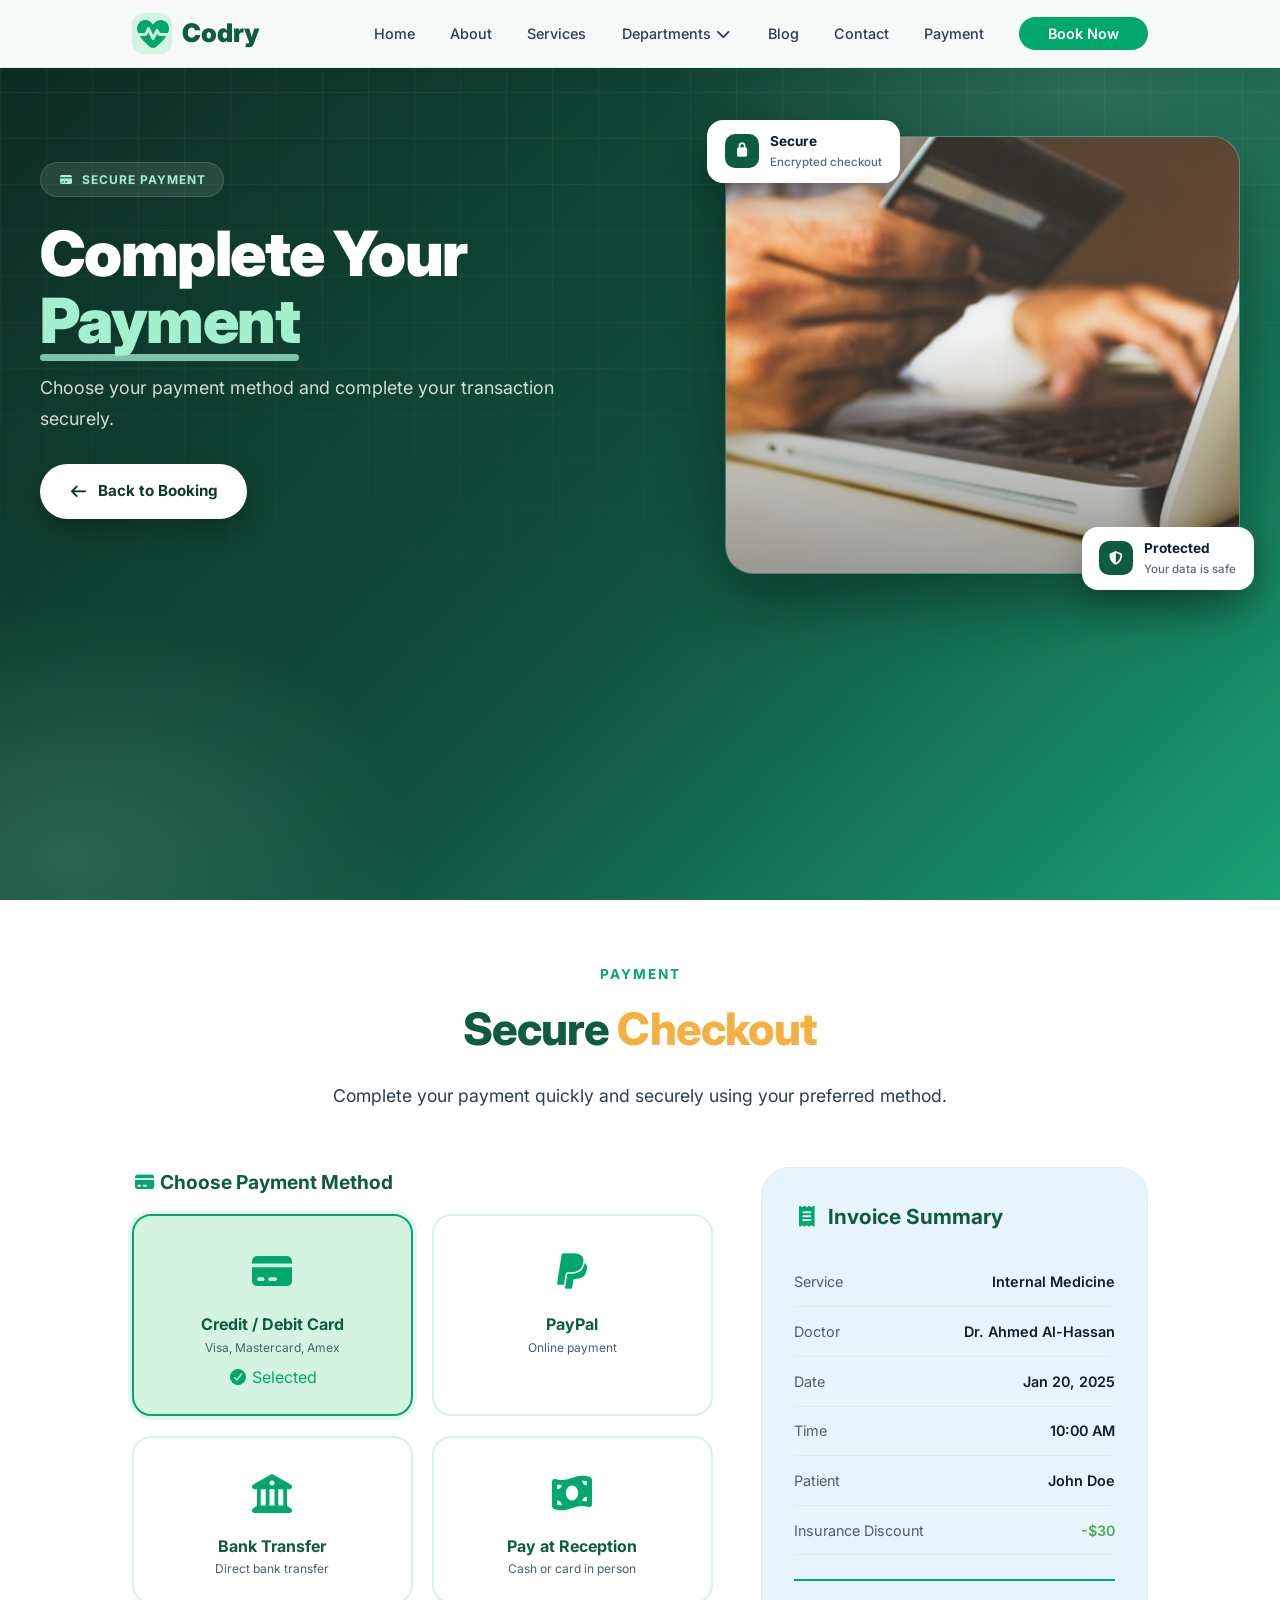
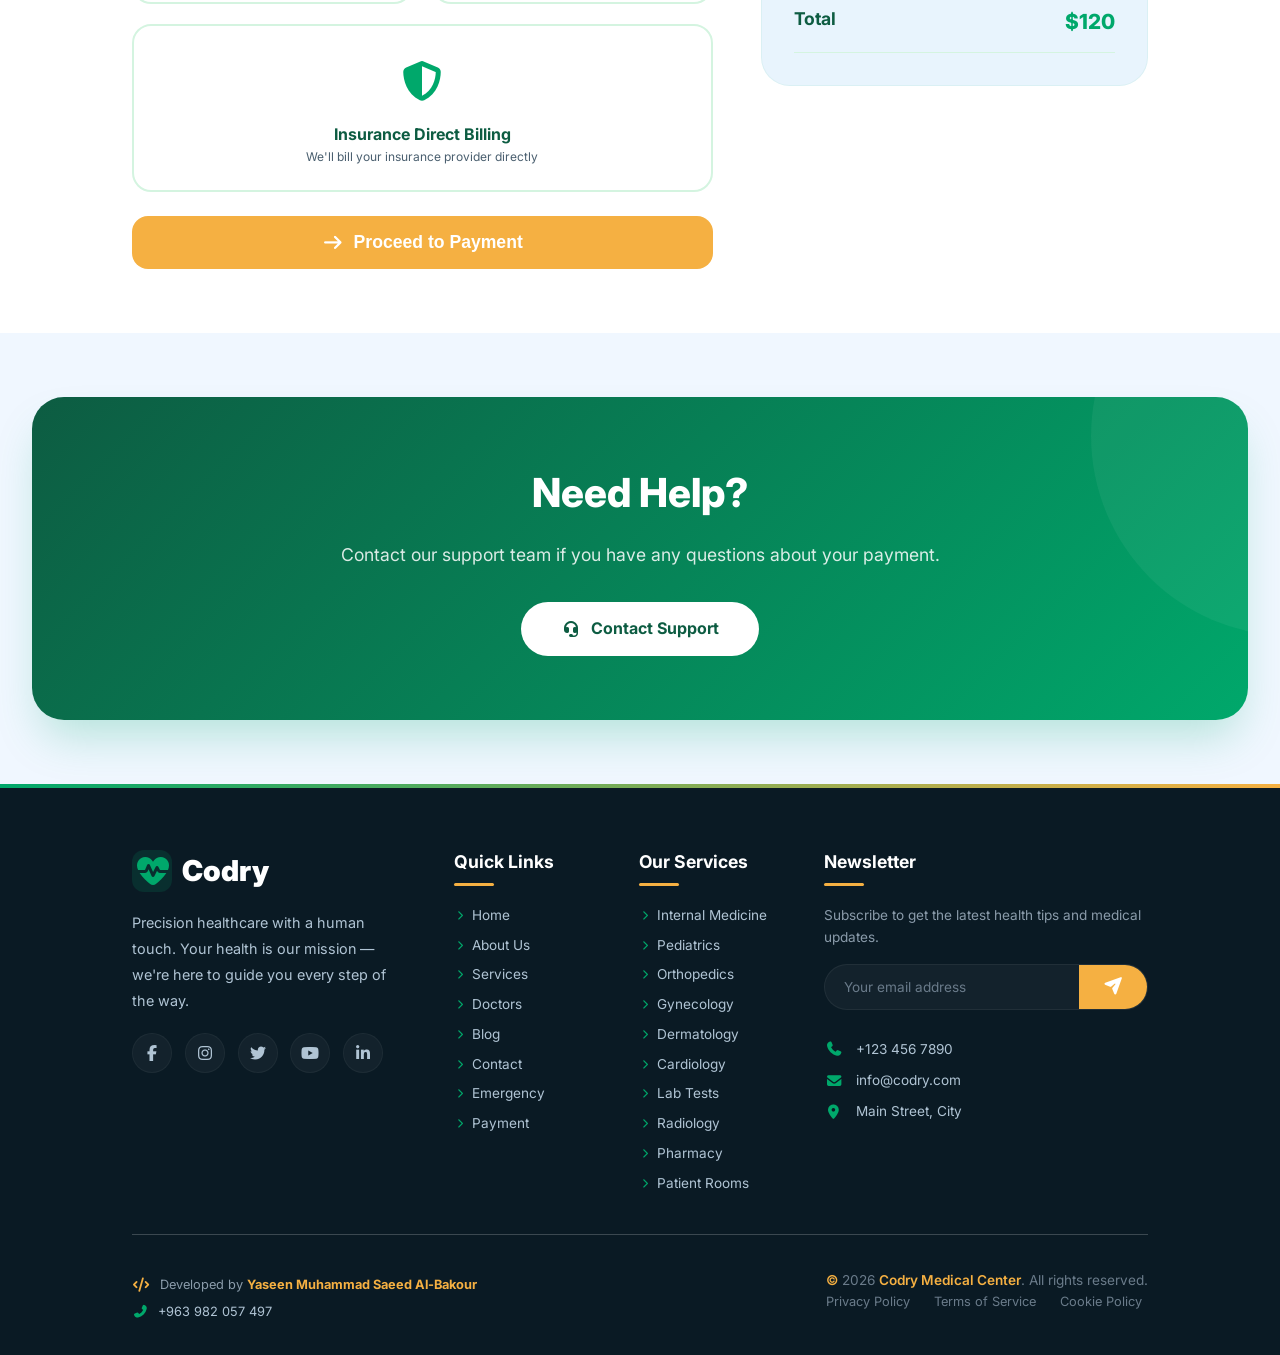
<file: payment.html>
<!DOCTYPE html>
<html lang="en">
<head>
    <meta charset="UTF-8" />
    <meta name="viewport" content="width=device-width, initial-scale=1.0"/>
    <title>Codry - Payment</title>
    <link rel="stylesheet" href="https://cdnjs.cloudflare.com/ajax/libs/font-awesome/6.4.0/css/all.min.css"/>
    <link href="https://fonts.googleapis.com/css2?family=Inter:wght@300;400;500;600;700;800;900&display=swap" rel="stylesheet"/>
    <link rel="stylesheet" href="css/payment.css">
    <link rel="stylesheet" href="css/style.css">
    <link rel="stylesheet" href="css/all.min.css">
    <link rel="stylesheet" href="css/page-hero.css">
        <link rel="icon" href="data:image/svg+xml,%3Csvg xmlns=%27http://www.w3.org/2000/svg%27 viewBox=%270 0 100 100%27%3E%3Ctext y=%27.9em%27 font-size=%2790%27%3E%E2%9A%95%EF%B8%8F%3C/text%3E%3C/svg%3E">

</head>
<body>

    <!-- ===== NAVIGATION ===== -->
    <nav class="navbar" id="navbar">
        <div class="container">
            <div class="nav-container">
                <a href="index.html" class="nav-logo">
                    <i class="fas fa-heartbeat"></i> Codry
                </a>
                <ul class="nav-links" id="navLinks">
                    <li><a href="index.html">Home</a></li>
                    <li><a href="about.html">About</a></li>
                    <li><a href="services.html">Services</a></li>
                    <li class="dropdown" id="departmentsDropdown">
                        <a href="services.html">
                            Departments <i class="fas fa-chevron-down"></i>
                        </a>
                        <ul class="dropdown-menu">
                            <li><a href="doctors.html"><i class="fas fa-user-md"></i> Doctors</a></li>
                            <li><a href="medical-tests.html"><i class="fas fa-flask"></i> Lab Tests</a></li>
                            <li><a href="radiology.html"><i class="fas fa-x-ray"></i> Radiology</a></li>
                            <li><a href="pharmacy.html"><i class="fas fa-prescription-bottle"></i> Pharmacy</a></li>
                            <li><a href="room.html"><i class="fas fa-bed"></i> Rooms</a></li>
                            <li><a href="emergency.html"><i class="fas fa-ambulance"></i> Emergency</a></li>
                        </ul>
                    </li>

                    <li><a href="blog.html">Blog</a></li>
                    <li><a href="contact.html">Contact</a></li>
                    <li><a href="payment.html">Payment</a></li>
                    <li><a href="booking.html" class="nav-cta">Book Now</a></li>
                </ul>
                <button class="nav-toggle" id="navToggle" aria-label="Toggle menu">
                    <i class="fas fa-bars"></i>
                </button>
            </div>
        </div>
    </nav>

    <!-- ===== 1. HERO ===== -->
    <section class="ph ph--payment">
        <div class="ph-inner">
            <div class="ph-copy">
                <div class="ph-badge"><i class="fas fa-credit-card"></i> Secure Payment</div>
                <h1>Complete Your <em>Payment</em></h1>
                <p class="ph-lead">Choose your payment method and complete your transaction securely.</p>
                <div class="ph-actions"><a href="booking.html" class="ph-btn ph-btn--solid"><i class="fas fa-arrow-left"></i> Back to Booking</a></div>
                
            </div>
            <div class="ph-visual">
                <div class="ph-float ph-float--tl"><i class="fas fa-lock"></i><div>Secure<small>Encrypted checkout</small></div></div><div class="ph-float ph-float--br"><i class="fas fa-shield-alt"></i><div>Protected<small>Your data is safe</small></div></div>
                <div class="ph-frame"><img src="img/pay.png" alt="Secure payment" loading="lazy"></div>
            </div>
        </div>
    </section>

    <!-- ===== 2. PAYMENT ===== -->
    <section class="payment-section" id="payment">
        <div class="container">
        <div class="section-header animate-fade-up">
            <div class="sub">Payment</div>
            <h2>Secure <span>Checkout</span></h2>
            <p>Complete your payment quickly and securely using your preferred method.</p>
        </div>

        <div class="payment-container">
            <!-- LEFT: Payment Steps -->
            <div class="payment-form">

                <!-- Step 1: Choose Method -->
                <div class="payment-form-step active" id="step1">
                    <h3 style="font-size:1.2rem; font-weight:700; color:var(--primary-dark); margin-bottom:1rem;">
                        <i class="fas fa-credit-card" style="color:var(--primary);"></i> Choose Payment Method
                    </h3>
                    <div class="payment-methods-grid">
                        <div class="payment-method-card selected" onclick="selectMethod(this, 'card')">
                            <div class="icon"><i class="fas fa-credit-card"></i></div>
                            <h4>Credit / Debit Card</h4>
                            <p>Visa, Mastercard, Amex</p>
                            <div class="check"><i class="fas fa-check-circle"></i> Selected</div>
                        </div>
                        <div class="payment-method-card" onclick="selectMethod(this, 'paypal')">
                            <div class="icon"><i class="fab fa-paypal"></i></div>
                            <h4>PayPal</h4>
                            <p>Online payment</p>
                            <div class="check"><i class="fas fa-check-circle"></i> Selected</div>
                        </div>
                        <div class="payment-method-card" onclick="selectMethod(this, 'bank')">
                            <div class="icon"><i class="fas fa-university"></i></div>
                            <h4>Bank Transfer</h4>
                            <p>Direct bank transfer</p>
                            <div class="check"><i class="fas fa-check-circle"></i> Selected</div>
                        </div>
                        <div class="payment-method-card" onclick="selectMethod(this, 'cash')">
                            <div class="icon"><i class="fas fa-money-bill-wave"></i></div>
                            <h4>Pay at Reception</h4>
                            <p>Cash or card in person</p>
                            <div class="check"><i class="fas fa-check-circle"></i> Selected</div>
                        </div>
                        <div class="payment-method-card" onclick="selectMethod(this, 'insurance')" style="grid-column: span 2;">
                            <div class="icon"><i class="fas fa-shield-alt"></i></div>
                            <h4>Insurance Direct Billing</h4>
                            <p>We'll bill your insurance provider directly</p>
                            <div class="check"><i class="fas fa-check-circle"></i> Selected</div>
                        </div>
                    </div>
                    <div class="form-buttons">
                        <button class="btn-pay" onclick="goToStep2()">
                            <i class="fas fa-arrow-right"></i> Proceed to Payment
                        </button>
                    </div>
                </div>

                <!-- Step 2: Payment Details -->
                <div class="payment-form-step" id="step2">
                    <h3 style="font-size:1.2rem; font-weight:700; color:var(--primary-dark); margin-bottom:1rem;">
                        <i class="fas fa-credit-card" style="color:var(--primary);"></i> Payment Details
                    </h3>

                    <!-- Card Payment -->
                    <div id="cardPayment">
                        <div class="form-group">
                            <label><i class="fas fa-credit-card"></i> Card Number</label>
                            <input type="text" placeholder="1234 5678 9012 3456" />
                        </div>
                        <div class="row">
                            <div class="form-group">
                                <label><i class="fas fa-calendar-alt"></i> Expiry Date</label>
                                <input type="text" placeholder="MM/YY" />
                            </div>
                            <div class="form-group">
                                <label><i class="fas fa-lock"></i> CVV</label>
                                <input type="text" placeholder="123" />
                            </div>
                        </div>
                        <div class="form-group">
                            <label><i class="fas fa-user"></i> Cardholder Name</label>
                            <input type="text" placeholder="Full name on card" />
                        </div>
                    </div>

                    <!-- Insurance Payment -->
                    <div id="insurancePayment" style="display:none;">
                        <div class="form-group">
                            <label><i class="fas fa-building"></i> Insurance Provider</label>
                            <select>
                                <option value="">Select your provider</option>
                                <option value="AXA">AXA Insurance</option>
                                <option value="Allianz">Allianz Care</option>
                                <option value="Bupa">Bupa Global</option>
                                <option value="Cigna">Cigna International</option>
                            </select>
                        </div>
                        <div class="form-group">
                            <label><i class="fas fa-id-card"></i> Policy Number</label>
                            <input type="text" placeholder="Enter your policy number" />
                        </div>
                        <div class="form-group">
                            <label><i class="fas fa-user-md"></i> Member Name</label>
                            <input type="text" placeholder="Enter member name" />
                        </div>
                    </div>

                    <div class="form-buttons">
                        <button class="btn-back" onclick="goToStep1()"><i class="fas fa-arrow-left"></i> Back</button>
                        <button class="btn-pay" onclick="showConfirmation()">
                            <i class="fas fa-lock"></i> Pay Now
                        </button>
                    </div>
                </div>

                <!-- Step 3: Confirmation -->
                <div class="confirmation" id="confirmation">
                    <div class="icon-wrapper"><i class="fas fa-check-circle"></i></div>
                    <h2>Payment Successful!</h2>
                    <p>Your payment has been processed. You will receive a confirmation email shortly.</p>
                    <div class="ref-number">#COD-2025-001</div>
                    <div class="details-grid">
                        <div class="detail-item">
                            <div class="label">Service</div>
                            <div class="value">Internal Medicine</div>
                        </div>
                        <div class="detail-item">
                            <div class="label">Amount</div>
                            <div class="value" id="confirmAmount">$120</div>
                        </div>
                        <div class="detail-item">
                            <div class="label">Method</div>
                            <div class="value" id="confirmMethod">Card</div>
                        </div>
                        <div class="detail-item">
                            <div class="label">Date</div>
                            <div class="value">Jan 20, 2025</div>
                        </div>
                    </div>
                    <div class="confirmation-actions">
                        <a href="#" class="btn-home"><i class="fas fa-home"></i> Home</a>
                        <a href="#" class="btn-invoice"><i class="fas fa-file-invoice"></i> View Invoice</a>
                    </div>
                </div>
            </div>

            <!-- RIGHT: Summary -->
            <div class="payment-summary animate-fade-up delay-2">
                <h3><i class="fas fa-receipt"></i> Invoice Summary</h3>
                <div class="summary-item">
                    <span class="label">Service</span>
                    <span class="value">Internal Medicine</span>
                </div>
                <div class="summary-item">
                    <span class="label">Doctor</span>
                    <span class="value">Dr. Ahmed Al-Hassan</span>
                </div>
                <div class="summary-item">
                    <span class="label">Date</span>
                    <span class="value">Jan 20, 2025</span>
                </div>
                <div class="summary-item">
                    <span class="label">Time</span>
                    <span class="value">10:00 AM</span>
                </div>
                <div class="summary-item">
                    <span class="label">Patient</span>
                    <span class="value">John Doe</span>
                </div>
                <div class="summary-item" id="insuranceDiscount">
                    <span class="label">Insurance Discount</span>
                    <span class="value" style="color:#4CAF50;">-$30</span>
                </div>
                <div class="summary-item total">
                    <span class="label">Total</span>
                    <span class="value" id="totalAmount">$120</span>
                </div>
                <div id="insuranceBadge" style="display:none;">
                    <span class="insurance-badge"><i class="fas fa-check-circle"></i> Insurance Applied</span>
                </div>
            </div>
        </div></div>
    </section>

    <!-- ===== 3. CTA ===== -->
    <section class="cta-section">
        <div class="cta-box animate-fade-up">
            <h2>Need Help?</h2>
            <p>Contact our support team if you have any questions about your payment.</p>
            <a href="#" class="btn-white"><i class="fas fa-headset"></i> Contact Support</a>
        </div>
    </section>

    <!-- ===== FOOTER ===== -->
    <script src="js/layout.js" data-part="footer"></script>

    <!-- ===== SCROLL TO TOP ===== -->
    <button class="scroll-top" id="scrollTop"><i class="fas fa-arrow-up"></i></button>

    <!-- ===== JAVASCRIPT ===== -->
    <script>
        // Navigation
        document.getElementById('navToggle').addEventListener('click', function() {
            document.getElementById('navLinks').classList.toggle('active');
        });

        // Scroll to Top
        const scrollBtn = document.getElementById('scrollTop');
        window.addEventListener('scroll', function() {
            if (window.scrollY > 300) {
                scrollBtn.classList.add('show');
            } else {
                scrollBtn.classList.remove('show');
            }
        });
        scrollBtn.addEventListener('click', function() {
            window.scrollTo({ top: 0, behavior: 'smooth' });
        });

        // ===== PAYMENT LOGIC =====
        let selectedMethod = 'card';
        let isInsurance = false;

        function selectMethod(el, method) {
            document.querySelectorAll('.payment-method-card').forEach(c => c.classList.remove('selected'));
            el.classList.add('selected');
            selectedMethod = method;
            isInsurance = (method === 'insurance');

            // Update summary
            const discount = document.getElementById('insuranceDiscount');
            const badge = document.getElementById('insuranceBadge');
            const total = document.getElementById('totalAmount');

            if (isInsurance) {
                discount.querySelector('.value').textContent = '-$30';
                total.textContent = '$90';
                badge.style.display = 'block';
            } else {
                discount.querySelector('.value').textContent = '-$0';
                total.textContent = '$120';
                badge.style.display = 'none';
            }
        }

        function goToStep1() {
            document.getElementById('step1').classList.add('active');
            document.getElementById('step2').classList.remove('active');
            document.getElementById('confirmation').classList.remove('show');
        }

        function goToStep2() {
            // Update method in summary
            const methodNames = {
                card: 'Card',
                paypal: 'PayPal',
                bank: 'Bank Transfer',
                cash: 'Cash at Reception',
                insurance: 'Insurance'
            };
            document.getElementById('confirmMethod').textContent = methodNames[selectedMethod] || 'Card';

            // Show/hide payment fields
            if (isInsurance) {
                document.getElementById('cardPayment').style.display = 'none';
                document.getElementById('insurancePayment').style.display = 'block';
            } else {
                document.getElementById('cardPayment').style.display = 'block';
                document.getElementById('insurancePayment').style.display = 'none';
            }

            document.getElementById('step1').classList.remove('active');
            document.getElementById('step2').classList.add('active');
            document.getElementById('confirmation').classList.remove('show');
        }

        function showConfirmation() {
            document.getElementById('step2').classList.remove('active');
            document.getElementById('confirmation').classList.add('show');
            document.getElementById('confirmAmount').textContent = isInsurance ? '$90' : '$120';
        }

        // Newsletter
        document.getElementById('newsletterForm').addEventListener('submit', function(e) {
            e.preventDefault();
            alert('Thank you for subscribing!');
            this.reset();
        });

        // ===== SCROLL ANIMATION =====
        document.addEventListener('DOMContentLoaded', function() {
            const observer = new IntersectionObserver((entries) => {
                entries.forEach(entry => {
                    if (entry.isIntersecting) {
                        entry.target.style.opacity = '1';
                        entry.target.style.transform = 'translateY(0)';
                    }
                });
            }, { threshold: 0.1 });

            document.querySelectorAll('.animate-fade-up, .animate-slide-left, .animate-slide-right')
                .forEach(el => {
                    el.style.opacity = '0';
                    el.style.transform = 'translateY(30px)';
                    observer.observe(el);
                });
        });
    </script>

</body>
</html>
</file>
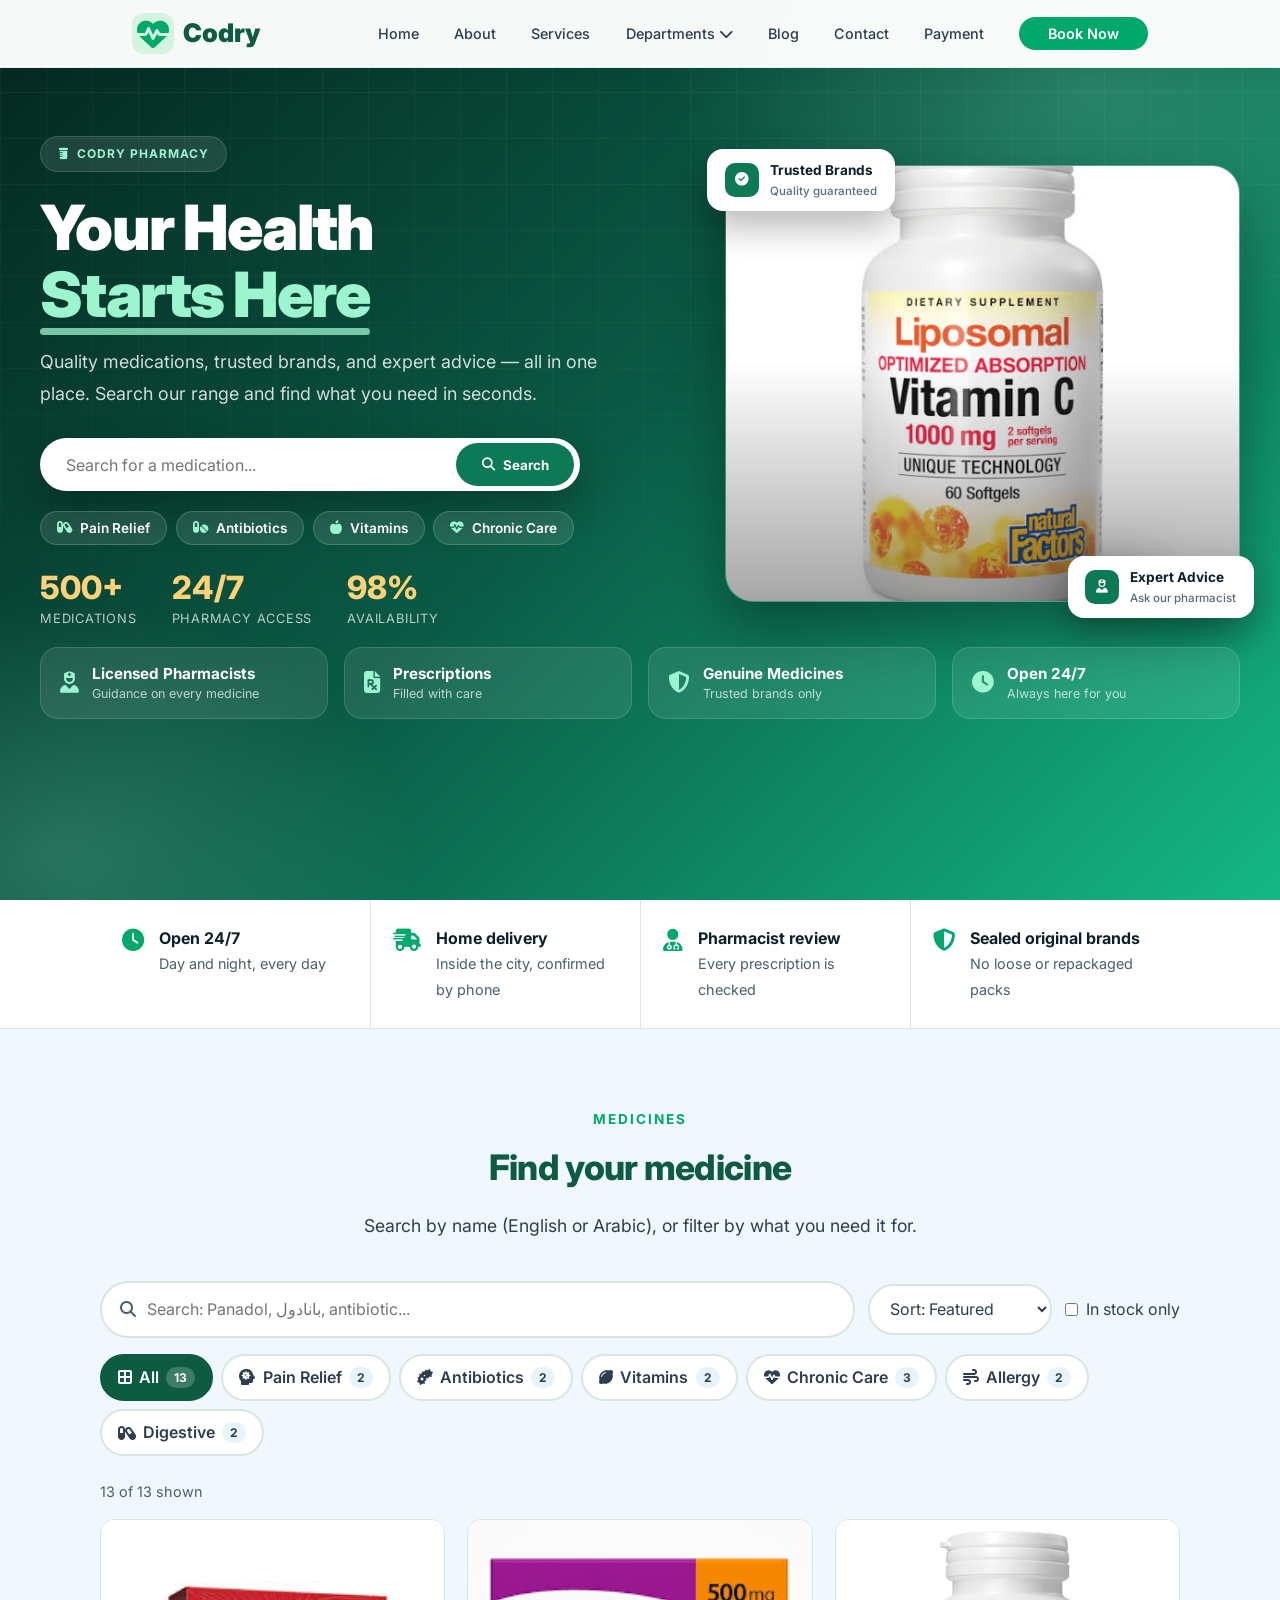
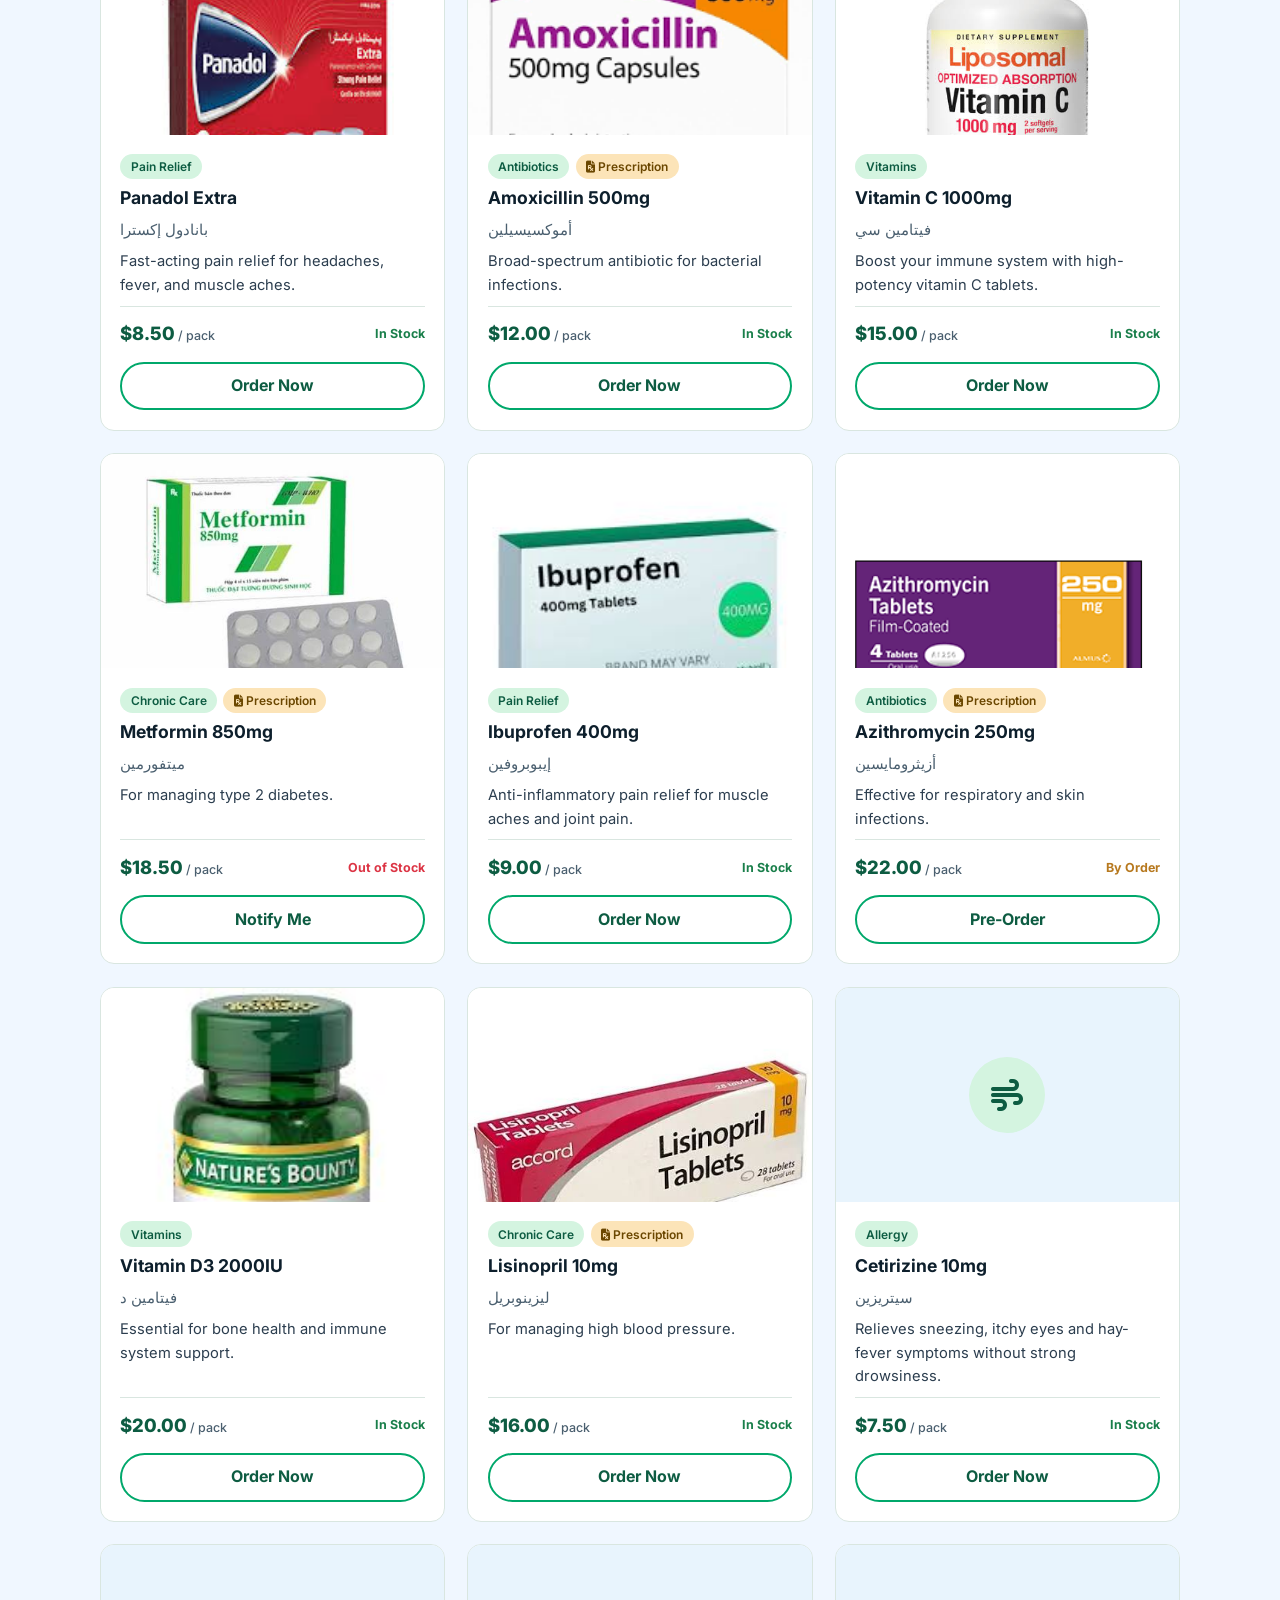
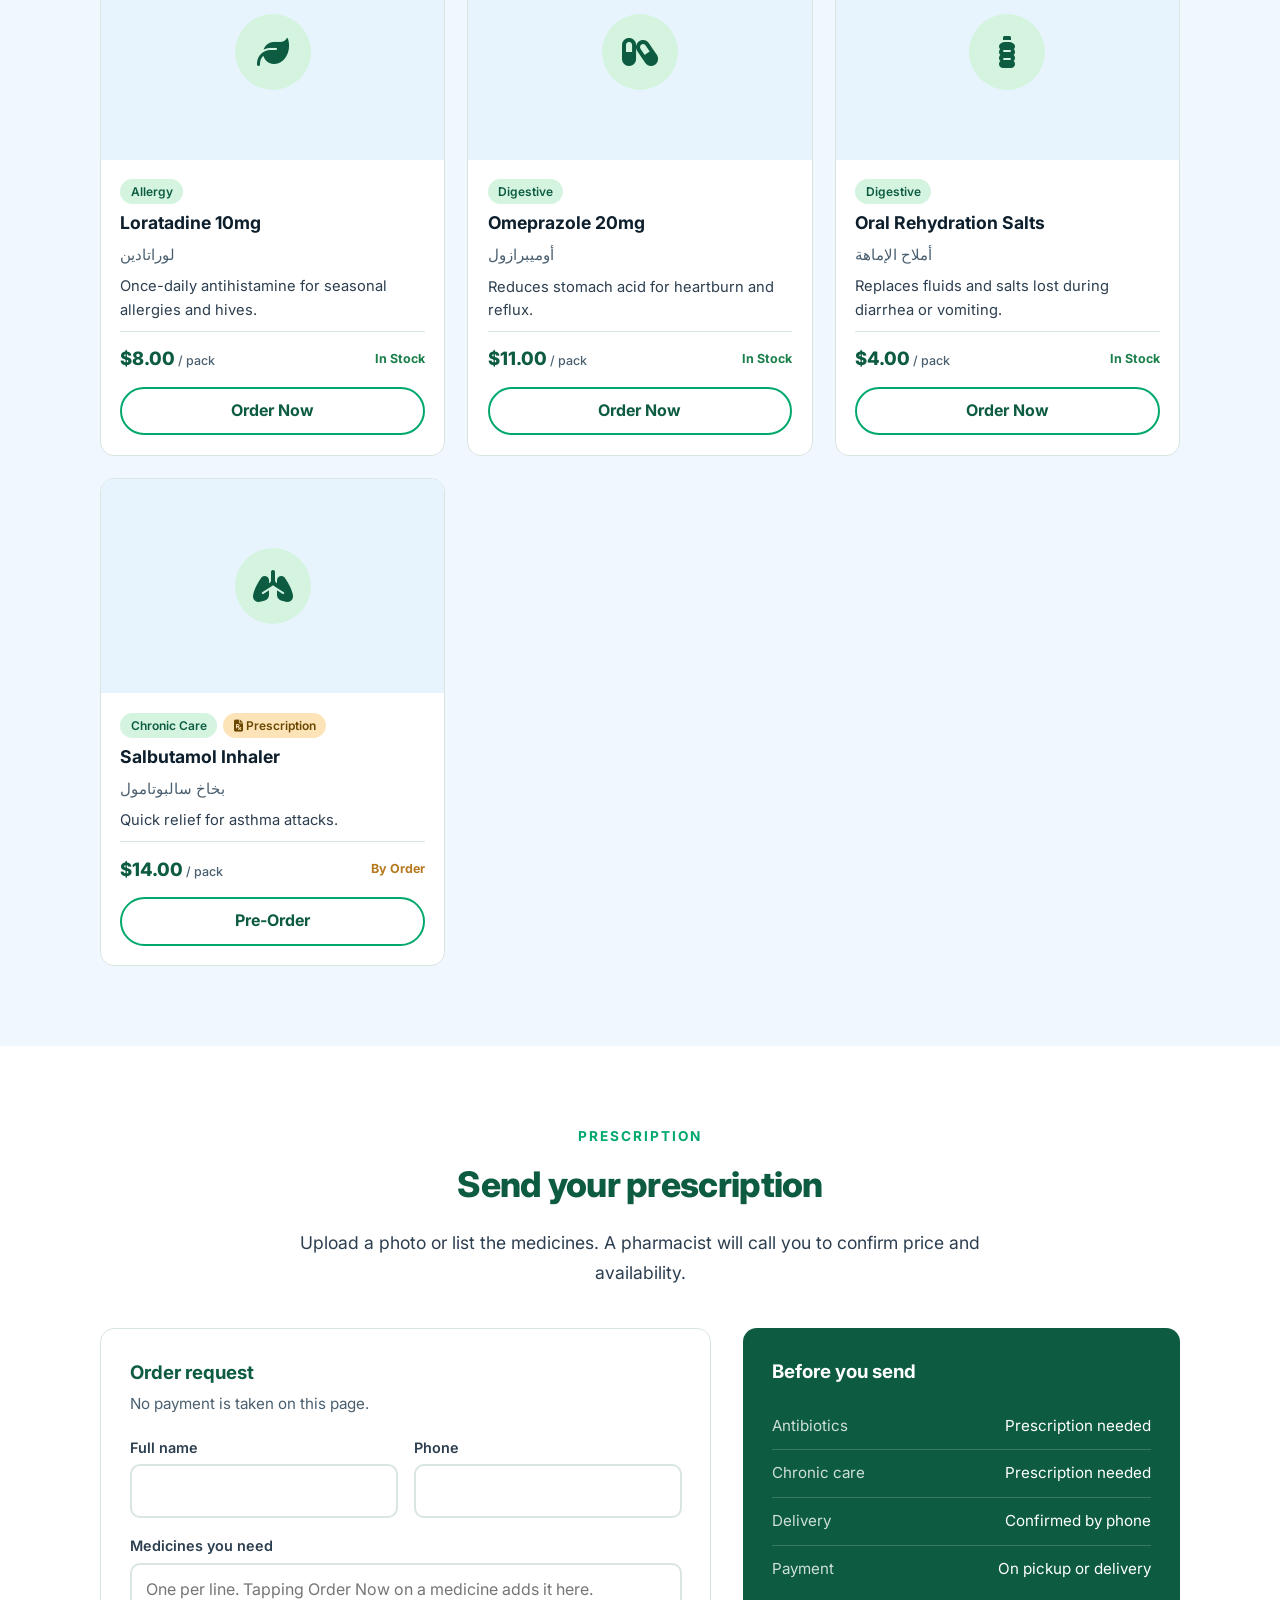
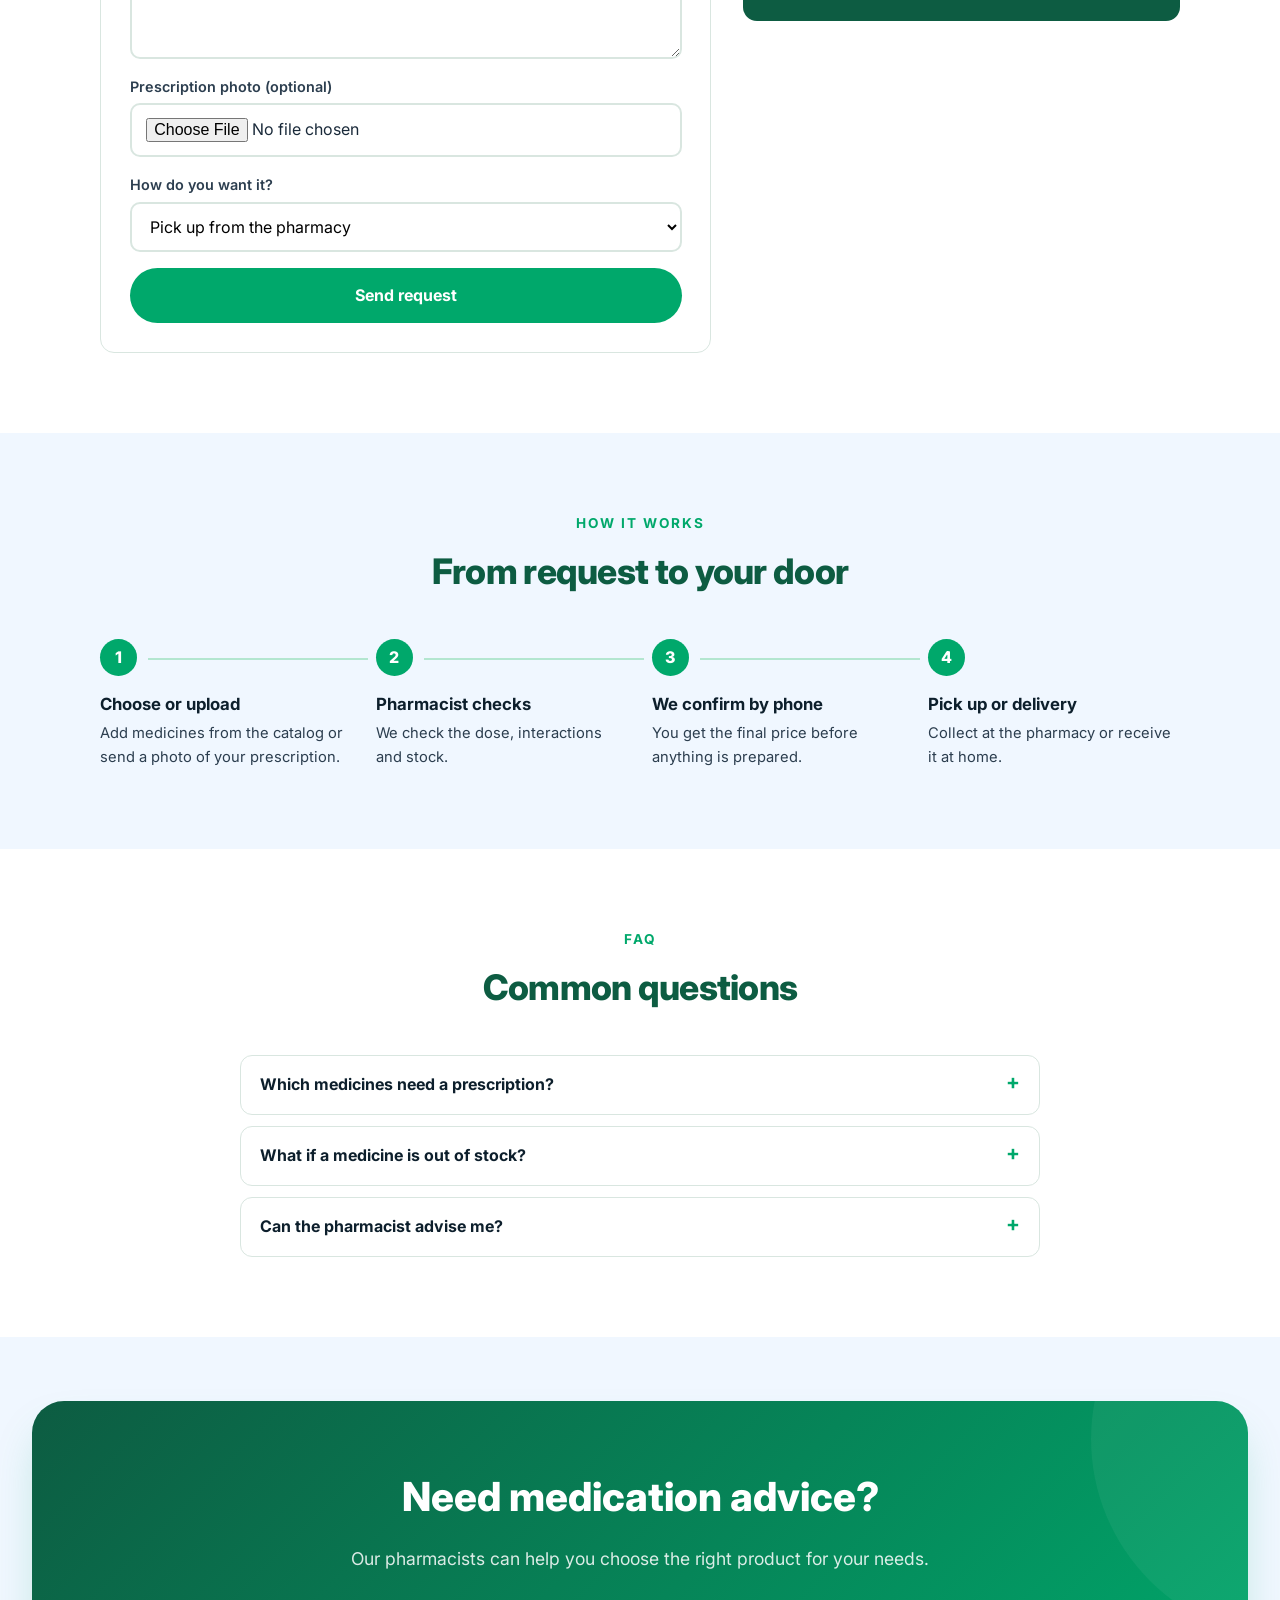
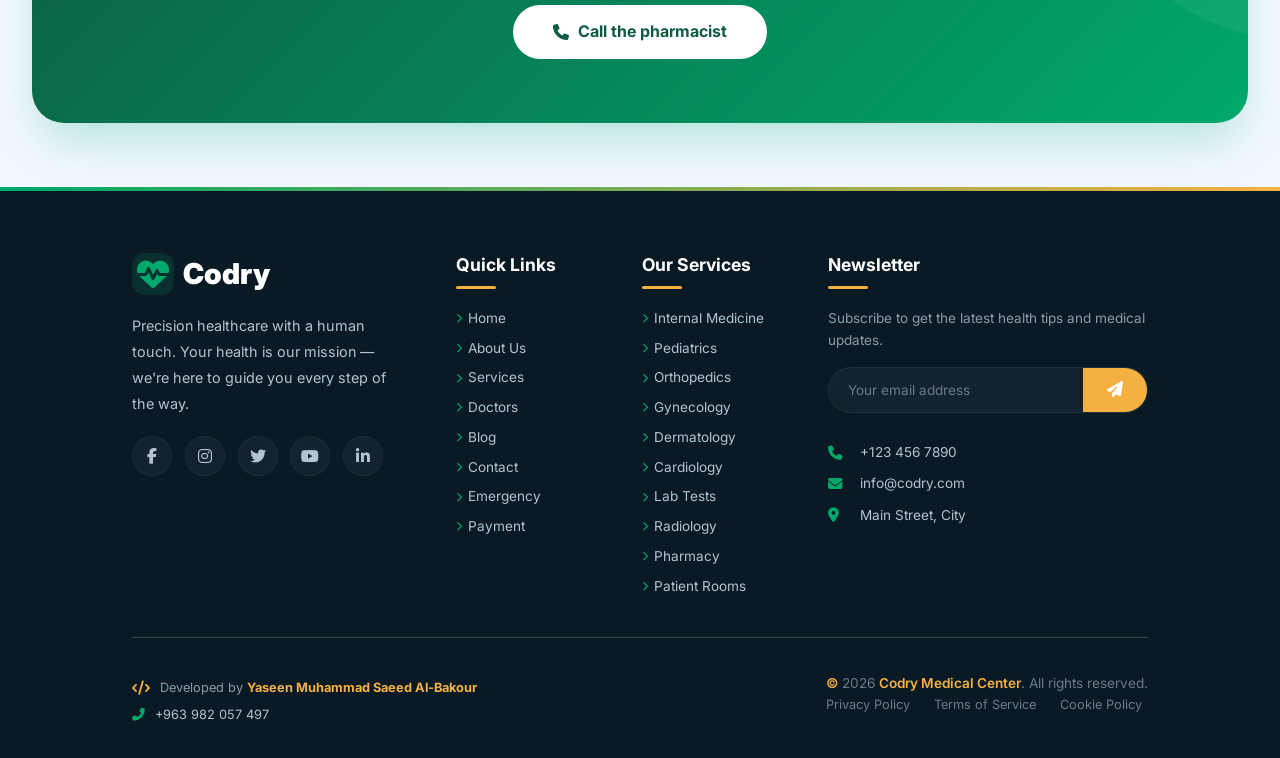
<file: pharmacy.html>
<!DOCTYPE html>
<html lang="en">

<head>
    <meta charset="UTF-8">
    <meta name="viewport" content="width=device-width, initial-scale=1.0">
    <title>Codry - Pharmacy</title>
    <meta name="description"
        content="Search medicines, send your prescription and get your order picked up or delivered.">
    <link rel="preconnect" href="https://fonts.googleapis.com">
    <link href="https://fonts.googleapis.com/css2?family=Inter:wght@300;400;500;600;700;800;900&display=swap"
        rel="stylesheet">
    <link rel="stylesheet" href="https://cdnjs.cloudflare.com/ajax/libs/font-awesome/6.4.0/css/all.min.css">
    <link rel="stylesheet" href="css/style.css">
    <link rel="stylesheet" href="css/service-pages.css">
    <link rel="stylesheet" href="css/page-hero.css">
        <link rel="icon" href="data:image/svg+xml,%3Csvg xmlns=%27http://www.w3.org/2000/svg%27 viewBox=%270 0 100 100%27%3E%3Ctext y=%27.9em%27 font-size=%2790%27%3E%E2%9A%95%EF%B8%8F%3C/text%3E%3C/svg%3E">

</head>

<body data-shared>
    <nav class="navbar" id="navbar">
        <div class="container">
            <div class="nav-container">
                <a href="index.html" class="nav-logo">
                    <i class="fas fa-heartbeat"></i> Codry
                </a>
                <ul class="nav-links" id="navLinks">
                    <li><a href="index.html">Home</a></li>
                    <li><a href="about.html">About</a></li>
                    <li><a href="services.html">Services</a></li>
                    <li class="dropdown" id="departmentsDropdown">
                        <a href="services.html">
                            Departments <i class="fas fa-chevron-down"></i>
                        </a>
                        <ul class="dropdown-menu">
                            <li><a href="doctors.html"><i class="fas fa-user-md"></i> Doctors</a></li>
                            <li><a href="medical-tests.html"><i class="fas fa-flask"></i> Lab Tests</a></li>
                            <li><a href="radiology.html"><i class="fas fa-x-ray"></i> Radiology</a></li>
                            <li><a href="pharmacy.html"><i class="fas fa-prescription-bottle"></i> Pharmacy</a></li>
                            <li><a href="room.html"><i class="fas fa-bed"></i> Rooms</a></li>
                            <li><a href="emergency.html"><i class="fas fa-ambulance"></i> Emergency</a></li>
                        </ul>
                    </li>

                    <li><a href="blog.html">Blog</a></li>
                    <li><a href="contact.html">Contact</a></li>
                    <li><a href="payment.html">Payment</a></li>
                    <li><a href="booking.html" class="nav-cta">Book Now</a></li>
                </ul>
                <button class="nav-toggle" id="navToggle" aria-label="Toggle menu">
                    <i class="fas fa-bars"></i>
                </button>
            </div>
        </div>
    </nav>
    <section class="ph ph--pharmacy" style="--ph-btn:#0d7a57">
        <div class="ph-inner">
            <div class="ph-copy">
                <div class="ph-badge"><i class="fas fa-prescription-bottle"></i> Codry Pharmacy</div>
                <h1>Your Health <em>Starts Here</em></h1>
                <p class="ph-lead">Quality medications, trusted brands, and expert advice — all in one place. Search our
                    range and find what you need in seconds.</p>

                <form class="ph-search" id="phSearchForm">
                    <input type="text" id="phSearchInput" placeholder="Search for a medication..."
                        aria-label="Search medication">
                    <button type="submit"><i class="fas fa-search"></i> Search</button>
                </form>

                <div class="ph-chips">
                    <button type="button" class="ph-chip" data-ph-filter="pain"><i class="fas fa-capsules"></i> Pain
                        Relief</button>
                    <button type="button" class="ph-chip" data-ph-filter="antibiotic"><i class="fas fa-pills"></i>
                        Antibiotics</button>
                    <button type="button" class="ph-chip" data-ph-filter="vitamin"><i class="fas fa-apple-alt"></i>
                        Vitamins</button>
                    <button type="button" class="ph-chip" data-ph-filter="chronic"><i class="fas fa-heartbeat"></i>
                        Chronic Care</button>
                </div>

                <div class="ph-stats">
                    <div class="ph-stat"><b>500+</b><span>Medications</span></div>
                    <div class="ph-stat"><b>24/7</b><span>Pharmacy Access</span></div>
                    <div class="ph-stat"><b>98%</b><span>Availability</span></div>
                </div>
            </div>
            <div class="ph-visual">
                <div class="ph-float ph-float--tl"><i class="fas fa-check-circle"></i>
                    <div>Trusted Brands<small>Quality guaranteed</small></div>
                </div>
                <div class="ph-frame"><img src="img/pharmacy/3.png" alt="Codry Pharmacy medications" loading="lazy">
                </div>
                <div class="ph-float ph-float--br"><i class="fas fa-user-nurse"></i>
                    <div>Expert Advice<small>Ask our pharmacist</small></div>
                </div>
            </div>
        </div>
        <div class="ph-strip">
            <div><i class="fas fa-user-nurse"></i>
                <p><b>Licensed Pharmacists</b><span>Guidance on every medicine</span></p>
            </div>
            <div><i class="fas fa-file-prescription"></i>
                <p><b>Prescriptions</b><span>Filled with care</span></p>
            </div>
            <div><i class="fas fa-shield-alt"></i>
                <p><b>Genuine Medicines</b><span>Trusted brands only</span></p>
            </div>
            <div><i class="fas fa-clock"></i>
                <p><b>Open 24/7</b><span>Always here for you</span></p>
            </div>
        </div>
    </section>

    <section class="info-strip" aria-label="Highlights">
        <div class="container">
            <div class="info-item"><i class="fas fa-clock"></i>
                <div><b>Open 24/7</b><span>Day and night, every day</span></div>
            </div>
            <div class="info-item"><i class="fas fa-truck-fast"></i>
                <div><b>Home delivery</b><span>Inside the city, confirmed by phone</span></div>
            </div>
            <div class="info-item"><i class="fas fa-user-doctor"></i>
                <div><b>Pharmacist review</b><span>Every prescription is checked</span></div>
            </div>
            <div class="info-item"><i class="fas fa-shield-halved"></i>
                <div><b>Sealed original brands</b><span>No loose or repackaged packs</span></div>
            </div>
        </div>
    </section>

    <section class="sp-section" id="catalog">
        <div class="container">
            <div class="section-header">
                <div class="sub">Medicines</div>
                <h2>Find your medicine</h2>
                <p>Search by name (English or Arabic), or filter by what you need it for.</p>
            </div>

            <div class="tools">
                <div class="tools-row">
                    <label class="search-box"><i class="fas fa-search"></i><input type="search" id="catalogSearch"
                            placeholder="Search: Panadol, بانادول, antibiotic..." aria-label="Search"></label>
                    <select class="select" id="catalogSort" aria-label="Sort">
                        <option value="default">Sort: Featured</option>
                        <option value="name">Name A-Z</option>
                        <option value="low">Price: low to high</option>
                        <option value="high">Price: high to low</option>
                    </select>
                    <label class="check"><input type="checkbox" id="catalogOnly"> In stock only</label>
                </div>
                <div class="tabs" id="catalogTabs" role="group" aria-label="Categories"></div>
            </div>
            <div class="result-count" id="catalogCount" aria-live="polite"></div>
            <div class="catalog-grid" id="catalogGrid"></div>
        </div>
    </section>

    <section class="sp-section alt" id="prescription">
        <div class="container">
            <div class="section-header">
                <div class="sub">Prescription</div>
                <h2>Send your prescription</h2>
                <p>Upload a photo or list the medicines. A pharmacist will call you to confirm price and availability.
                </p>
            </div>
            <div class="split">
                <form class="form-card" data-demo
                    data-success="Request received. A pharmacist will call you shortly to confirm price and availability.">
                    <h3>Order request</h3>
                    <p>No payment is taken on this page.</p>
                    <div class="form-row">
                        <div class="form-group"><label for="rxName">Full name</label><input id="rxName" name="rxName"
                                type="text" required autocomplete="name"></div>
                        <div class="form-group"><label for="rxPhone">Phone</label><input id="rxPhone" name="rxPhone"
                                type="tel" required autocomplete="tel"></div>
                    </div>
                    <div class="form-group"><label for="rxMeds">Medicines you need</label><textarea id="rxMeds"
                            name="rxMeds"
                            placeholder="One per line. Tapping Order Now on a medicine adds it here."></textarea></div>
                    <div class="form-group"><label for="rxFile">Prescription photo (optional)</label><input id="rxFile"
                            name="rxFile" type="file" accept="image/*,.pdf"></div>
                    <div class="form-group"><label for="rxMode">How do you want it?</label><select id="rxMode"
                            name="rxMode">
                            <option value="pickup">Pick up from the pharmacy</option>
                            <option value="delivery">Home delivery</option>
                        </select></div><button class="btn-submit" type="submit">Send request</button>
                    <div class="form-result" role="status" hidden></div>
                </form>
                <aside class="side-card">
                    <h3>Before you send</h3>
                    <div class="side-row"><span>Antibiotics</span><span>Prescription needed</span></div>
                    <div class="side-row"><span>Chronic care</span><span>Prescription needed</span></div>
                    <div class="side-row"><span>Delivery</span><span>Confirmed by phone</span></div>
                    <div class="side-row"><span>Payment</span><span>On pickup or delivery</span></div>
                </aside>
            </div>
        </div>
    </section>

    <section class="sp-section" id="how">
        <div class="container">
            <div class="section-header">
                <div class="sub">How it works</div>
                <h2>From request to your door</h2>
                <p></p>
            </div>
            <ol class="steps">
                <li>
                    <h3>Choose or upload</h3>
                    <p>Add medicines from the catalog or send a photo of your prescription.</p>
                </li>
                <li>
                    <h3>Pharmacist checks</h3>
                    <p>We check the dose, interactions and stock.</p>
                </li>
                <li>
                    <h3>We confirm by phone</h3>
                    <p>You get the final price before anything is prepared.</p>
                </li>
                <li>
                    <h3>Pick up or delivery</h3>
                    <p>Collect at the pharmacy or receive it at home.</p>
                </li>
            </ol>
        </div>
    </section>

    <section class="sp-section alt" id="faq">
        <div class="container">
            <div class="section-header">
                <div class="sub">FAQ</div>
                <h2>Common questions</h2>
                <p></p>
            </div>
            <div class="faq">
                <details>
                    <summary>Which medicines need a prescription?</summary>
                    <p>Antibiotics, chronic-care medicines and inhalers are dispensed only with a valid prescription.
                        Pain relief, vitamins, allergy and digestive products are available without one.</p>
                </details>
                <details>
                    <summary>What if a medicine is out of stock?</summary>
                    <p>Choose Pre-Order. We call you as soon as it arrives, and the pharmacist can suggest an equivalent
                        if your doctor agrees.</p>
                </details>
                <details>
                    <summary>Can the pharmacist advise me?</summary>
                    <p>Yes. Ask about doses, side effects and how a medicine mixes with others you take.</p>
                </details>
            </div>
        </div>
    </section>

    <section class="cta-section">
        <div class="cta-box">
            <h2>Need medication advice?</h2>
            <p>Our pharmacists can help you choose the right product for your needs.</p><a href="tel:+1234567890"
                class="btn-white"><i class="fas fa-phone"></i> Call the pharmacist</a>
        </div>
    </section>

    <script src="js/layout.js" data-part="footer"></script>
    <script src="js/data/pharmacy.js"></script>
    <script src="js/catalog.js"></script>
    <script src="js/forms.js"></script>
    <script>
        Catalog({
            key: 'pharmacy', onAction: function (item) {
                if (item.status === 'out-of-stock') { alert('We will let you know when ' + item.name + ' is back in stock.'); return; }
                var box = document.getElementById('rxMeds');
                box.value += (box.value && !box.value.endsWith('\n') ? '\n' : '') + item.name;
                document.getElementById('prescription').scrollIntoView({ behavior: 'smooth' });
            }
        });
    </script>
</body>

</html>
</file>
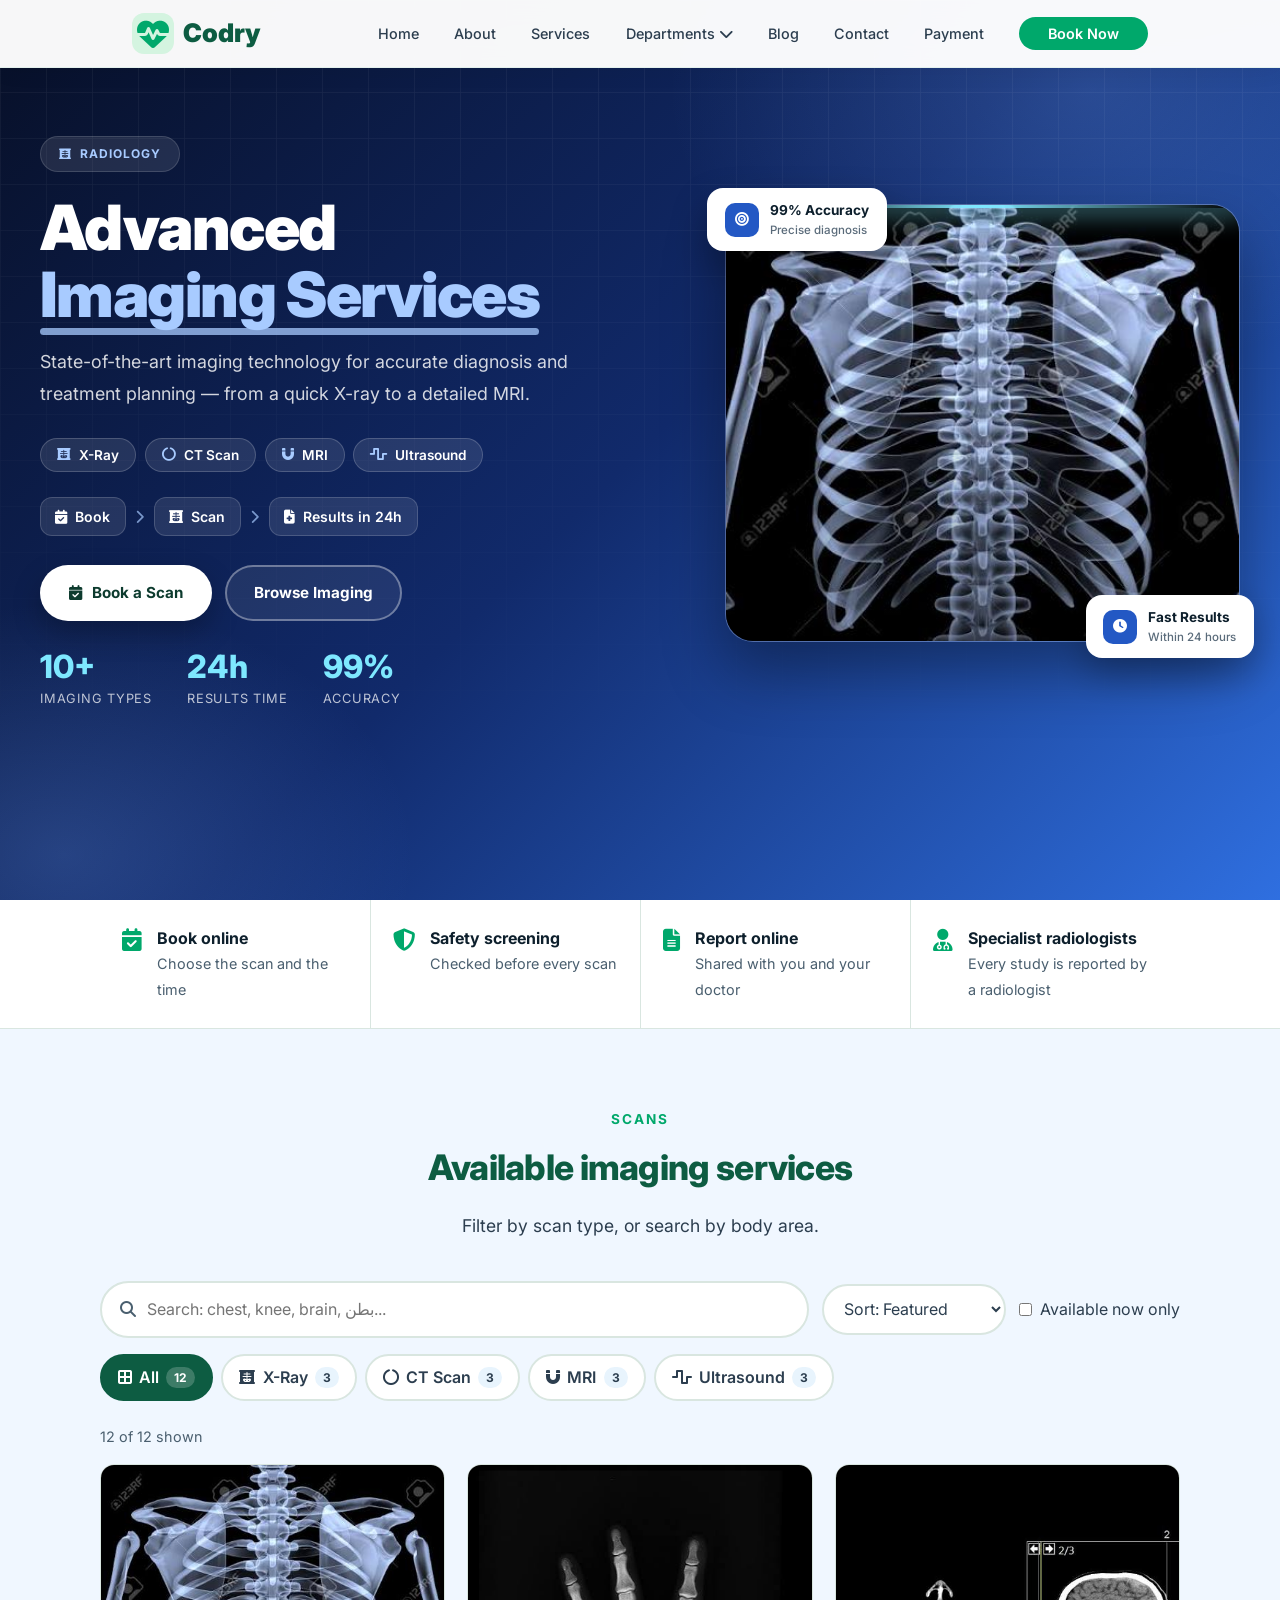
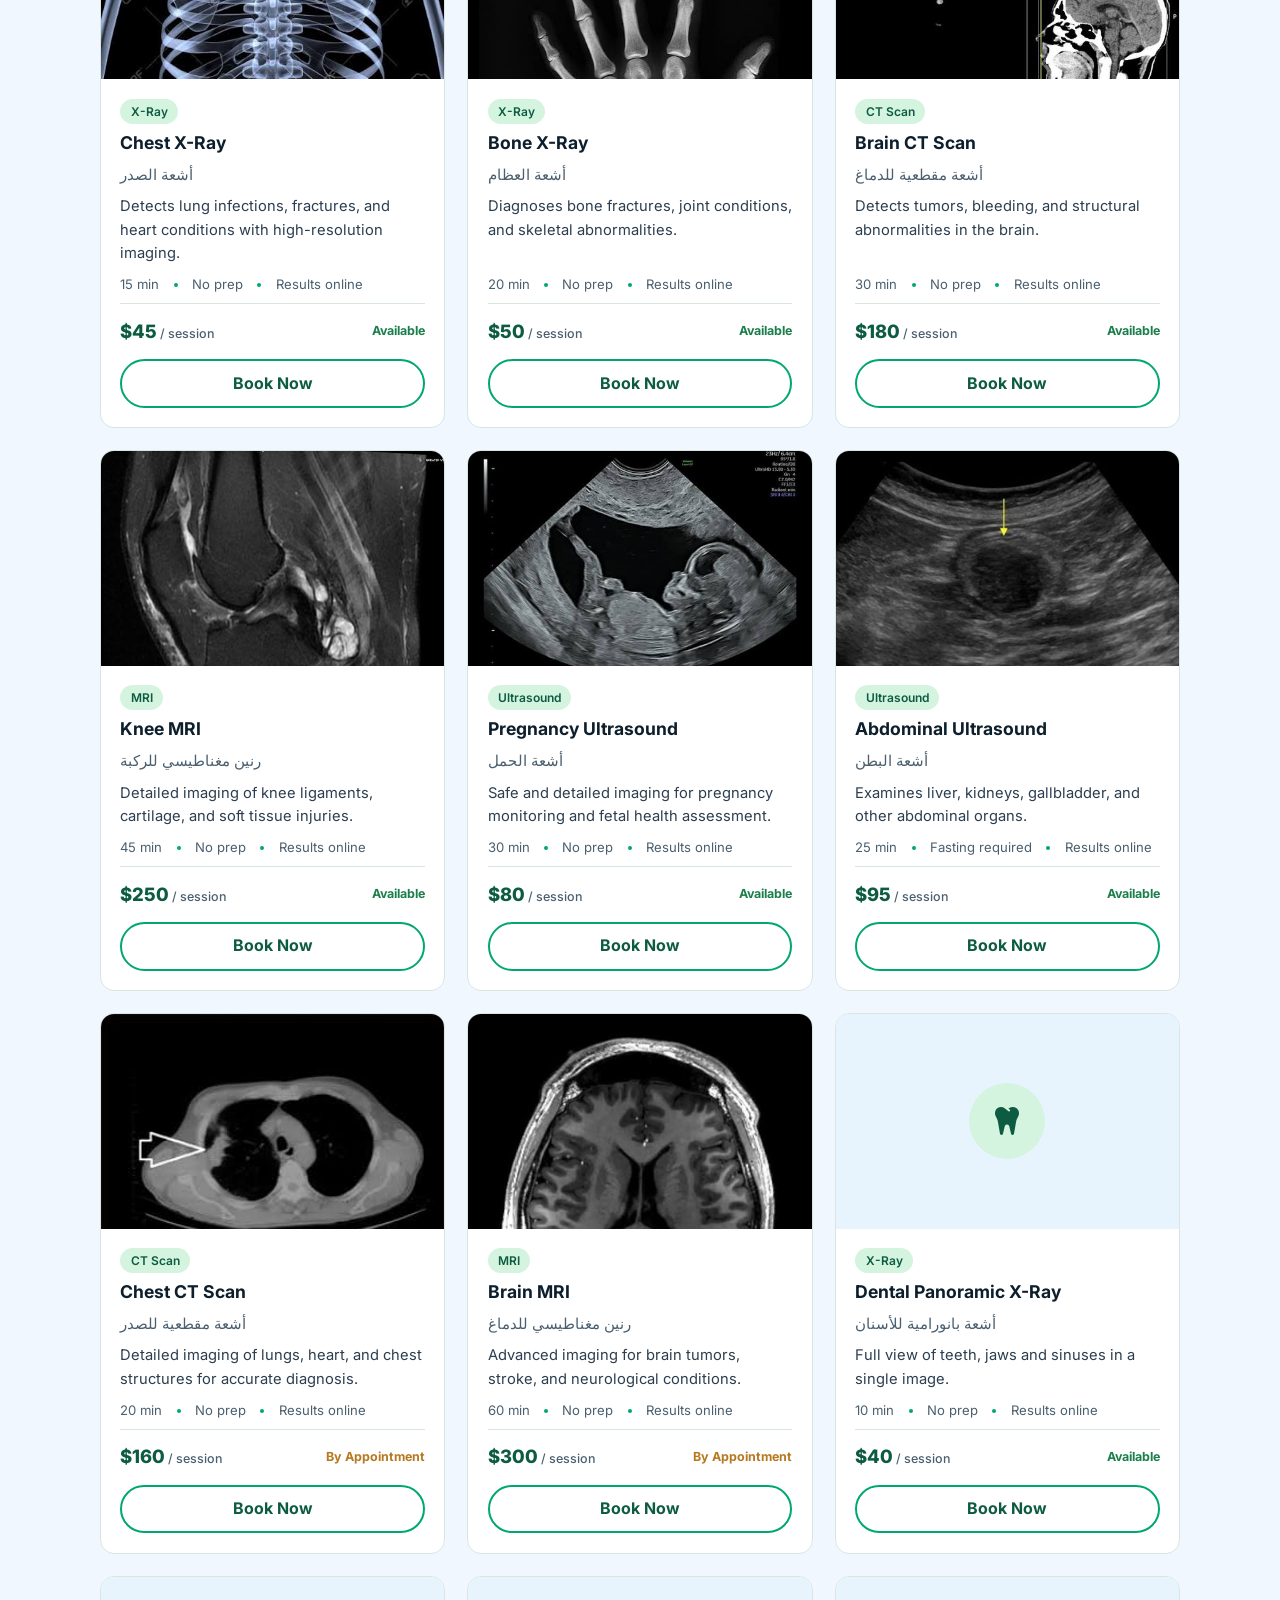
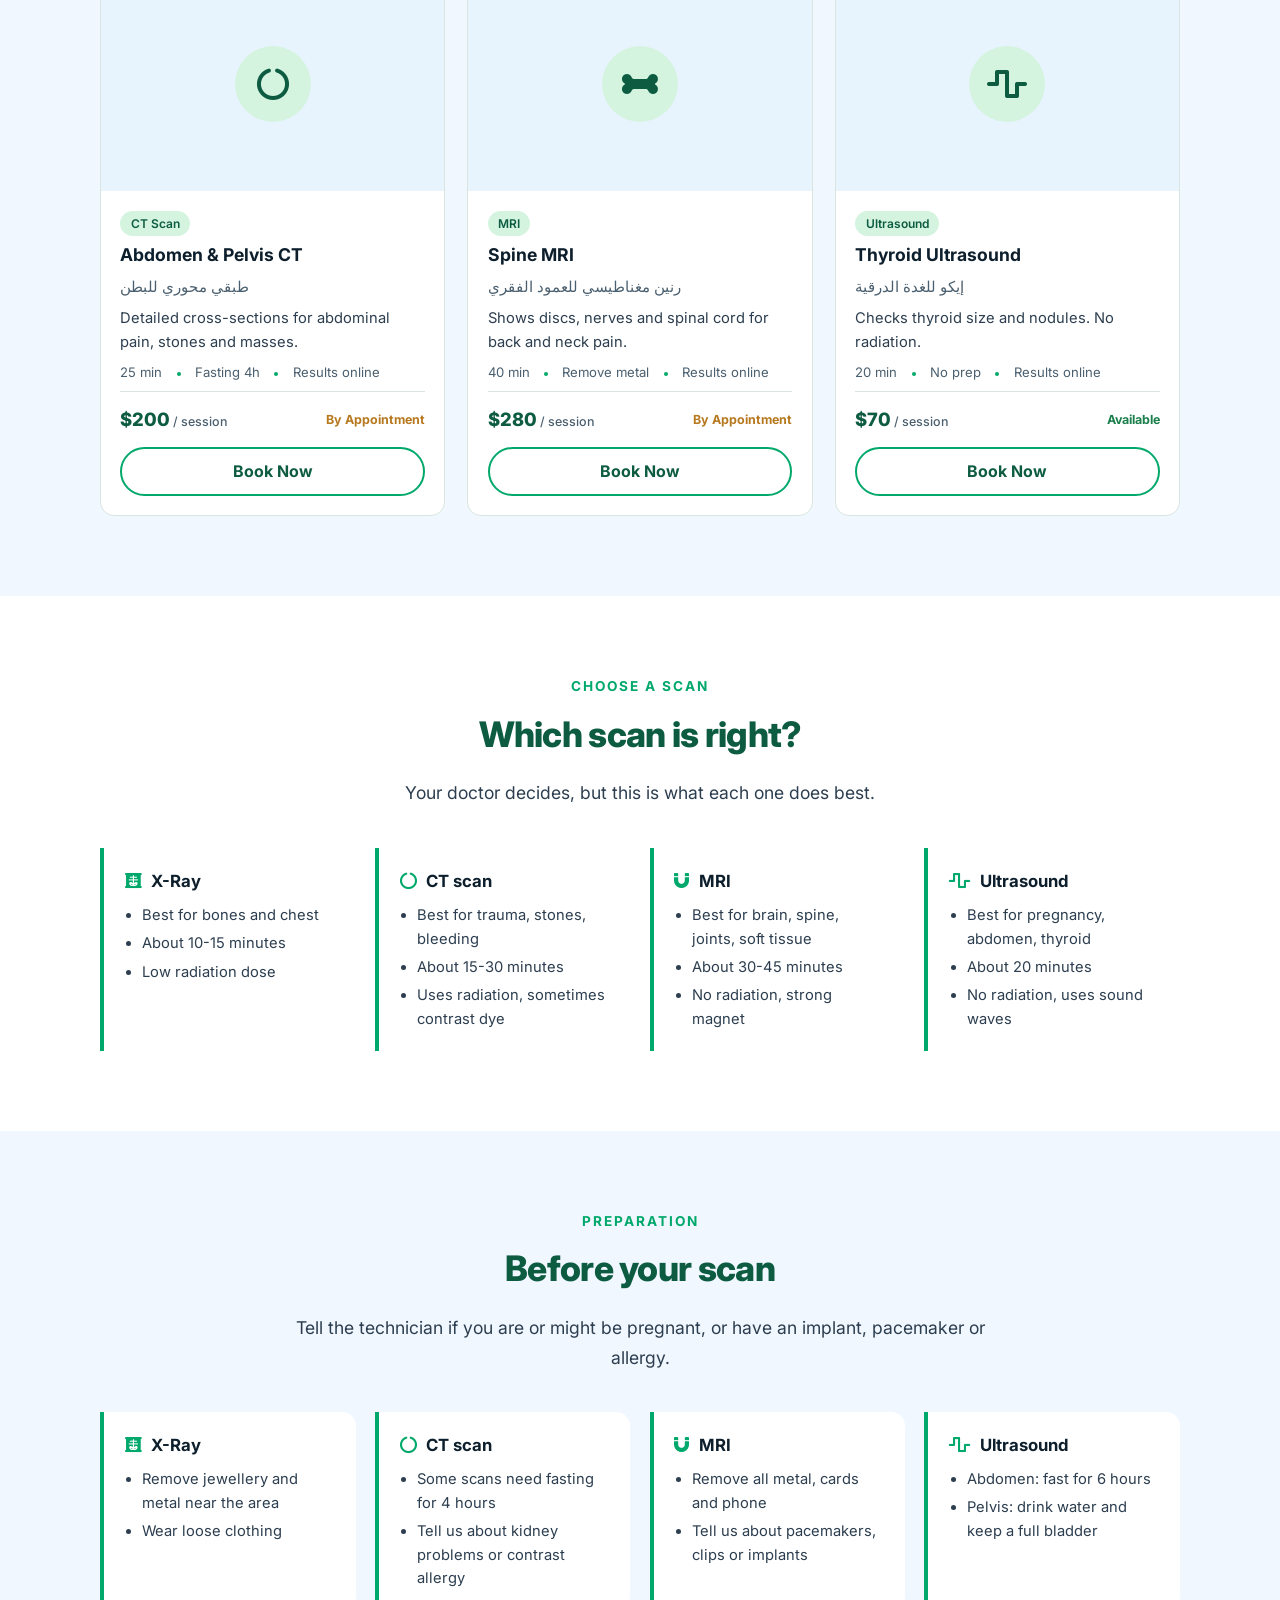
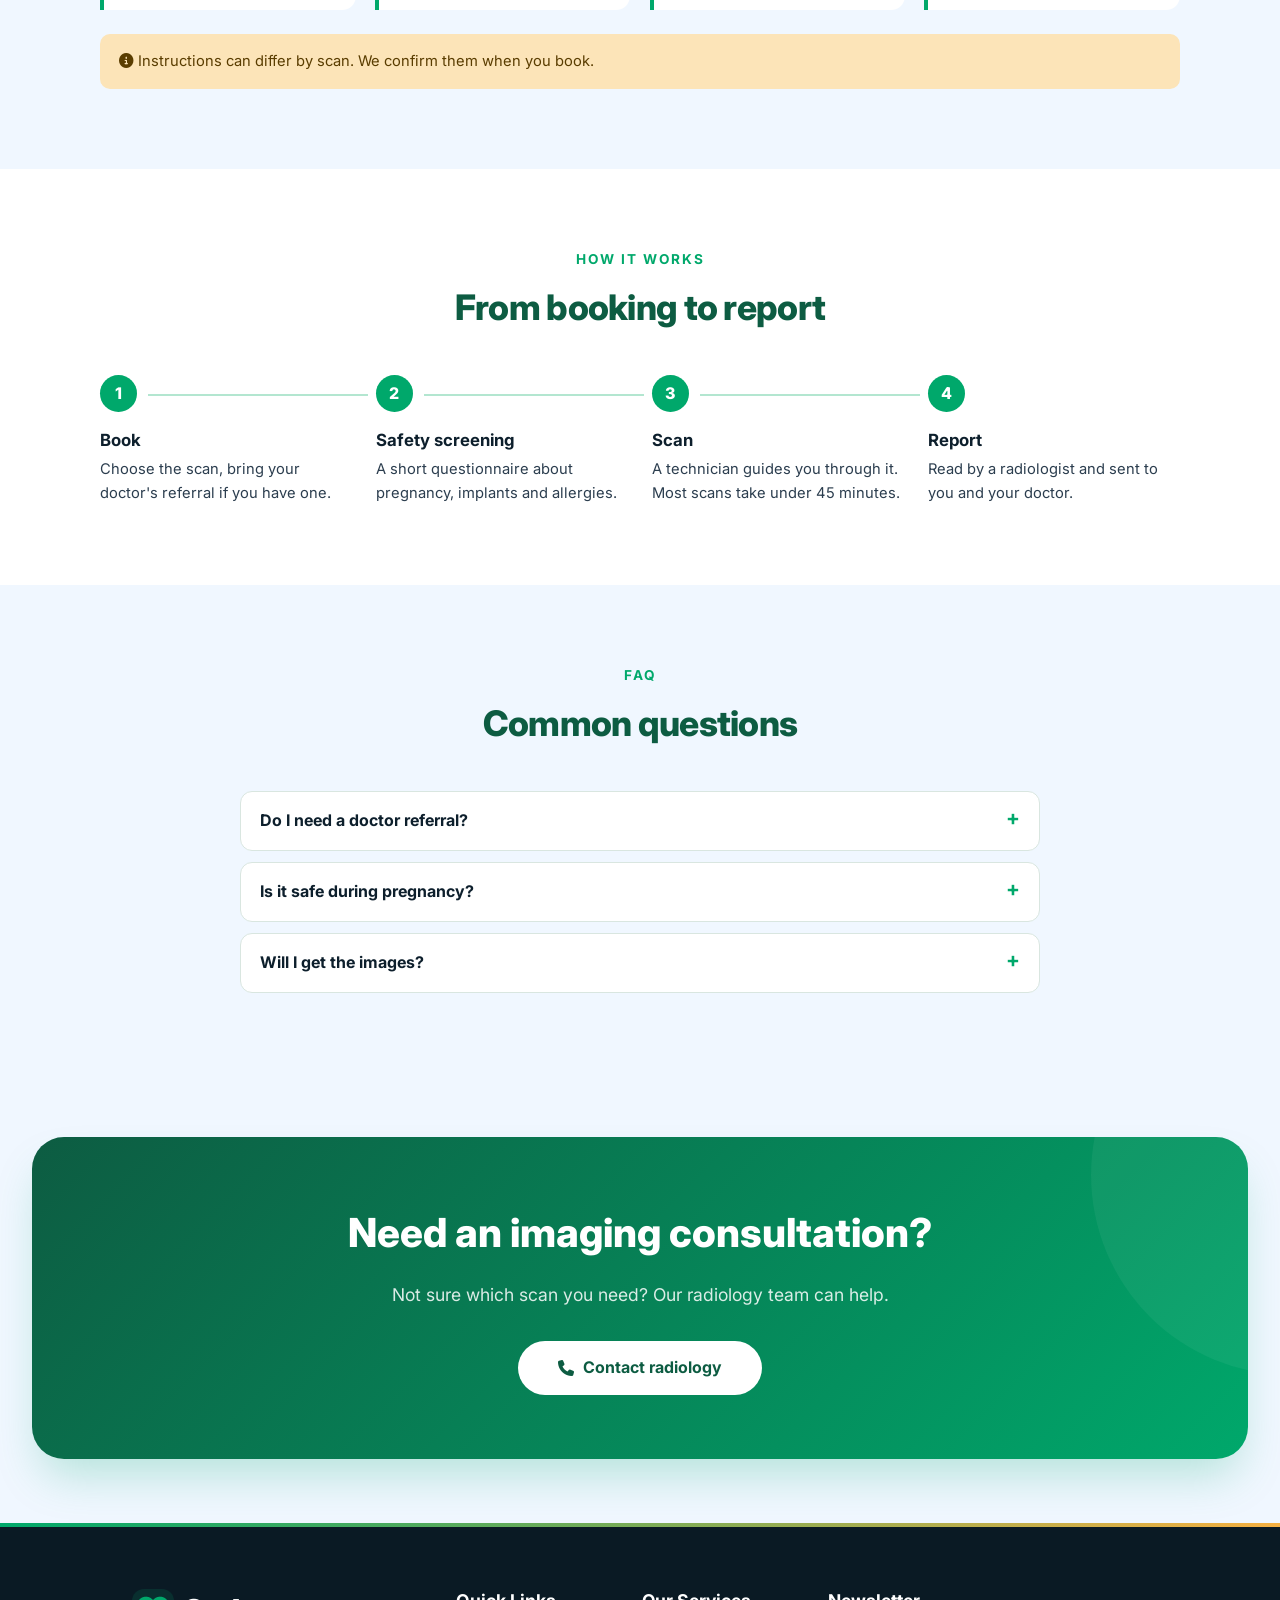
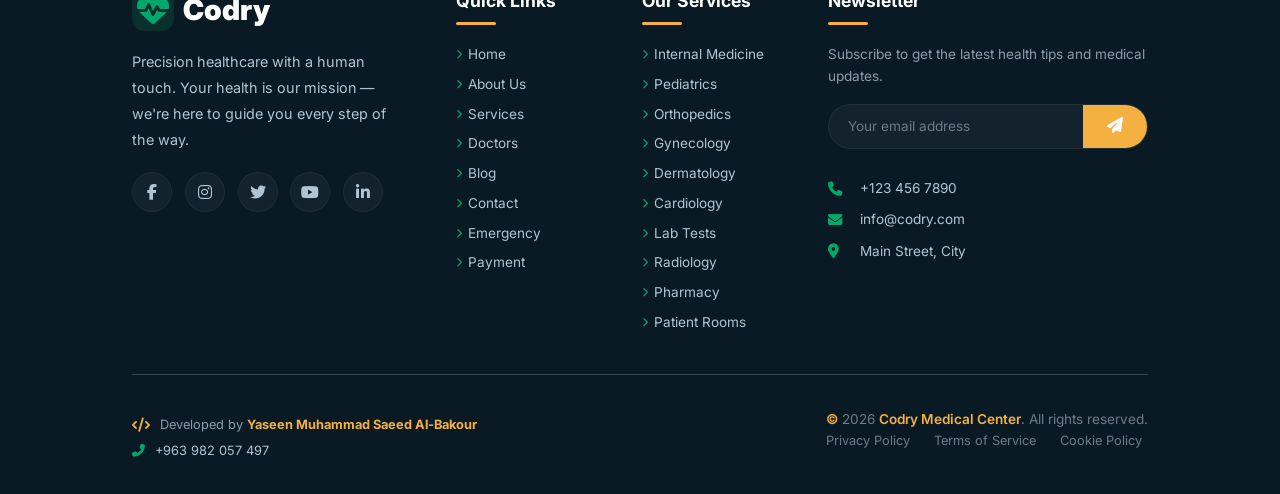
<file: radiology.html>
<!DOCTYPE html>
<html lang="en">
<head>
    <meta charset="UTF-8">
    <meta name="viewport" content="width=device-width, initial-scale=1.0">
    <title>Codry - Radiology</title>
    <meta name="description" content="X-ray, CT, MRI and ultrasound with clear preparation instructions and online reports.">
    <link rel="preconnect" href="https://fonts.googleapis.com">
    <link href="https://fonts.googleapis.com/css2?family=Inter:wght@300;400;500;600;700;800;900&display=swap" rel="stylesheet">
    <link rel="stylesheet" href="https://cdnjs.cloudflare.com/ajax/libs/font-awesome/6.4.0/css/all.min.css">
    <link rel="stylesheet" href="css/style.css">
    <link rel="stylesheet" href="css/service-pages.css">
    <link rel="stylesheet" href="css/page-hero.css">
        <link rel="icon" href="data:image/svg+xml,%3Csvg xmlns=%27http://www.w3.org/2000/svg%27 viewBox=%270 0 100 100%27%3E%3Ctext y=%27.9em%27 font-size=%2790%27%3E%E2%9A%95%EF%B8%8F%3C/text%3E%3C/svg%3E">

</head>
<body data-shared>
    <nav class="navbar" id="navbar">
        <div class="container">
            <div class="nav-container">
                <a href="index.html" class="nav-logo">
                    <i class="fas fa-heartbeat"></i> Codry
                </a>
                <ul class="nav-links" id="navLinks">
                    <li><a href="index.html">Home</a></li>
                    <li><a href="about.html">About</a></li>
                    <li><a href="services.html">Services</a></li>
                    <li class="dropdown" id="departmentsDropdown">
                        <a href="services.html">
                            Departments <i class="fas fa-chevron-down"></i>
                        </a>
                        <ul class="dropdown-menu">
                            <li><a href="doctors.html"><i class="fas fa-user-md"></i> Doctors</a></li>
                            <li><a href="medical-tests.html"><i class="fas fa-flask"></i> Lab Tests</a></li>
                            <li><a href="radiology.html"><i class="fas fa-x-ray"></i> Radiology</a></li>
                            <li><a href="pharmacy.html"><i class="fas fa-prescription-bottle"></i> Pharmacy</a></li>
                            <li><a href="room.html"><i class="fas fa-bed"></i> Rooms</a></li>
                            <li><a href="emergency.html"><i class="fas fa-ambulance"></i> Emergency</a></li>
                        </ul>
                    </li>

                    <li><a href="blog.html">Blog</a></li>
                    <li><a href="contact.html">Contact</a></li>
                    <li><a href="payment.html">Payment</a></li>
                    <li><a href="booking.html" class="nav-cta">Book Now</a></li>
                </ul>
                <button class="nav-toggle" id="navToggle" aria-label="Toggle menu">
                    <i class="fas fa-bars"></i>
                </button>
            </div>
        </div>
    </nav>

    <section class="ph ph--radiology" style="--ph-btn:#2358c4">
        <div class="ph-inner">
            <div class="ph-copy">
                <div class="ph-badge"><i class="fas fa-x-ray"></i> Radiology</div>
                <h1>Advanced <em>Imaging Services</em></h1>
                <p class="ph-lead">State-of-the-art imaging technology for accurate diagnosis and treatment planning — from a quick X-ray to a detailed MRI.</p>

                <div class="ph-chips">
                    <button type="button" class="ph-chip" data-ph-filter="xray"><i class="fas fa-x-ray"></i> X-Ray</button>
                    <button type="button" class="ph-chip" data-ph-filter="ct"><i class="fas fa-circle-notch"></i> CT Scan</button>
                    <button type="button" class="ph-chip" data-ph-filter="mri"><i class="fas fa-magnet"></i> MRI</button>
                    <button type="button" class="ph-chip" data-ph-filter="ultrasound"><i class="fas fa-wave-square"></i> Ultrasound</button>
                </div>

                <div class="ph-flow">
                    <span><i class="fas fa-calendar-check"></i> Book</span><i class="fas fa-chevron-right sep"></i>
                    <span><i class="fas fa-x-ray"></i> Scan</span><i class="fas fa-chevron-right sep"></i>
                    <span><i class="fas fa-file-medical"></i> Results in 24h</span>
                </div>

                <div class="ph-actions">
                    <a href="booking.html" class="ph-btn ph-btn--solid"><i class="fas fa-calendar-check"></i> Book a Scan</a>
                    <a href="#radiology-services" class="ph-btn ph-btn--ghost">Browse Imaging</a>
                </div>

                <div class="ph-stats">
                    <div class="ph-stat"><b>10+</b><span>Imaging Types</span></div>
                    <div class="ph-stat"><b>24h</b><span>Results Time</span></div>
                    <div class="ph-stat"><b>99%</b><span>Accuracy</span></div>
                </div>
            </div>
            <div class="ph-visual">
                <div class="ph-float ph-float--tl"><i class="fas fa-bullseye"></i><div>99% Accuracy<small>Precise diagnosis</small></div></div>
                <div class="ph-frame ph-scan"><img src="img/radiology/r1.png" alt="Codry radiology imaging" loading="lazy"></div>
                <div class="ph-float ph-float--br"><i class="fas fa-clock"></i><div>Fast Results<small>Within 24 hours</small></div></div>
            </div>
        </div>
    </section>

    <section class="info-strip" aria-label="Highlights"><div class="container"><div class="info-item"><i class="fas fa-calendar-check"></i><div><b>Book online</b><span>Choose the scan and the time</span></div></div><div class="info-item"><i class="fas fa-shield-halved"></i><div><b>Safety screening</b><span>Checked before every scan</span></div></div><div class="info-item"><i class="fas fa-file-lines"></i><div><b>Report online</b><span>Shared with you and your doctor</span></div></div><div class="info-item"><i class="fas fa-user-doctor"></i><div><b>Specialist radiologists</b><span>Every study is reported by a radiologist</span></div></div></div></section>

    <section class="sp-section" id="imaging">
        <div class="container">
            <div class="section-header"><div class="sub">Scans</div><h2>Available imaging services</h2><p>Filter by scan type, or search by body area.</p></div>

            <div class="tools">
                <div class="tools-row">
                    <label class="search-box"><i class="fas fa-search"></i><input type="search" id="catalogSearch" placeholder="Search: chest, knee, brain, بطن..." aria-label="Search"></label>
                    <select class="select" id="catalogSort" aria-label="Sort"><option value="default">Sort: Featured</option><option value="name">Name A-Z</option><option value="low">Price: low to high</option><option value="high">Price: high to low</option></select>
                    <label class="check"><input type="checkbox" id="catalogOnly"> Available now only</label>
                </div>
                <div class="tabs" id="catalogTabs" role="group" aria-label="Categories"></div>
            </div>
            <div class="result-count" id="catalogCount" aria-live="polite"></div>
            <div class="catalog-grid" id="catalogGrid"></div>
        </div>
    </section>

    <section class="sp-section alt" id="which">
        <div class="container">
            <div class="section-header"><div class="sub">Choose a scan</div><h2>Which scan is right?</h2><p>Your doctor decides, but this is what each one does best.</p></div>
<div class="prep-grid"><div class="prep-card"><h3><i class="fas fa-x-ray"></i> X-Ray</h3><ul><li>Best for bones and chest</li><li>About 10-15 minutes</li><li>Low radiation dose</li></ul></div><div class="prep-card"><h3><i class="fas fa-circle-notch"></i> CT scan</h3><ul><li>Best for trauma, stones, bleeding</li><li>About 15-30 minutes</li><li>Uses radiation, sometimes contrast dye</li></ul></div><div class="prep-card"><h3><i class="fas fa-magnet"></i> MRI</h3><ul><li>Best for brain, spine, joints, soft tissue</li><li>About 30-45 minutes</li><li>No radiation, strong magnet</li></ul></div><div class="prep-card"><h3><i class="fas fa-wave-square"></i> Ultrasound</h3><ul><li>Best for pregnancy, abdomen, thyroid</li><li>About 20 minutes</li><li>No radiation, uses sound waves</li></ul></div></div>
        </div>
    </section>

    <section class="sp-section" id="prepare">
        <div class="container">
            <div class="section-header"><div class="sub">Preparation</div><h2>Before your scan</h2><p>Tell the technician if you are or might be pregnant, or have an implant, pacemaker or allergy.</p></div>
<div class="prep-grid"><div class="prep-card"><h3><i class="fas fa-x-ray"></i> X-Ray</h3><ul><li>Remove jewellery and metal near the area</li><li>Wear loose clothing</li></ul></div><div class="prep-card"><h3><i class="fas fa-circle-notch"></i> CT scan</h3><ul><li>Some scans need fasting for 4 hours</li><li>Tell us about kidney problems or contrast allergy</li></ul></div><div class="prep-card"><h3><i class="fas fa-magnet"></i> MRI</h3><ul><li>Remove all metal, cards and phone</li><li>Tell us about pacemakers, clips or implants</li></ul></div><div class="prep-card"><h3><i class="fas fa-wave-square"></i> Ultrasound</h3><ul><li>Abdomen: fast for 6 hours</li><li>Pelvis: drink water and keep a full bladder</li></ul></div></div><p class="note"><i class="fas fa-circle-info"></i> Instructions can differ by scan. We confirm them when you book.</p>
        </div>
    </section>

    <section class="sp-section alt" id="how">
        <div class="container">
            <div class="section-header"><div class="sub">How it works</div><h2>From booking to report</h2><p></p></div>
<ol class="steps"><li><h3>Book</h3><p>Choose the scan, bring your doctor's referral if you have one.</p></li><li><h3>Safety screening</h3><p>A short questionnaire about pregnancy, implants and allergies.</p></li><li><h3>Scan</h3><p>A technician guides you through it. Most scans take under 45 minutes.</p></li><li><h3>Report</h3><p>Read by a radiologist and sent to you and your doctor.</p></li></ol>
        </div>
    </section>

    <section class="sp-section" id="faq">
        <div class="container">
            <div class="section-header"><div class="sub">FAQ</div><h2>Common questions</h2><p></p></div>
<div class="faq"><details><summary>Do I need a doctor referral?</summary><p>CT and MRI usually need one. X-ray and ultrasound can often be booked directly. Ask us when you book.</p></details><details><summary>Is it safe during pregnancy?</summary><p>Ultrasound is safe. Always tell us if you may be pregnant before an X-ray or CT, so we can decide with your doctor.</p></details><details><summary>Will I get the images?</summary><p>Yes. You get the report and the images, and we can send them to your doctor.</p></details></div>
        </div>
    </section>

    <section class="cta-section"><div class="cta-box"><h2>Need an imaging consultation?</h2><p>Not sure which scan you need? Our radiology team can help.</p><a href="tel:+1234567890" class="btn-white"><i class="fas fa-phone"></i> Contact radiology</a></div></section>

    <script src="js/layout.js" data-part="footer"></script>
    <script src="js/data/radiology.js"></script>
    <script src="js/catalog.js"></script>
    <script>
        Catalog({ key: 'radiology', onAction: function (item) {
            location.href = 'booking.html?service=' + encodeURIComponent(item.name);
        }});
    </script>
</body>
</html>
</file>
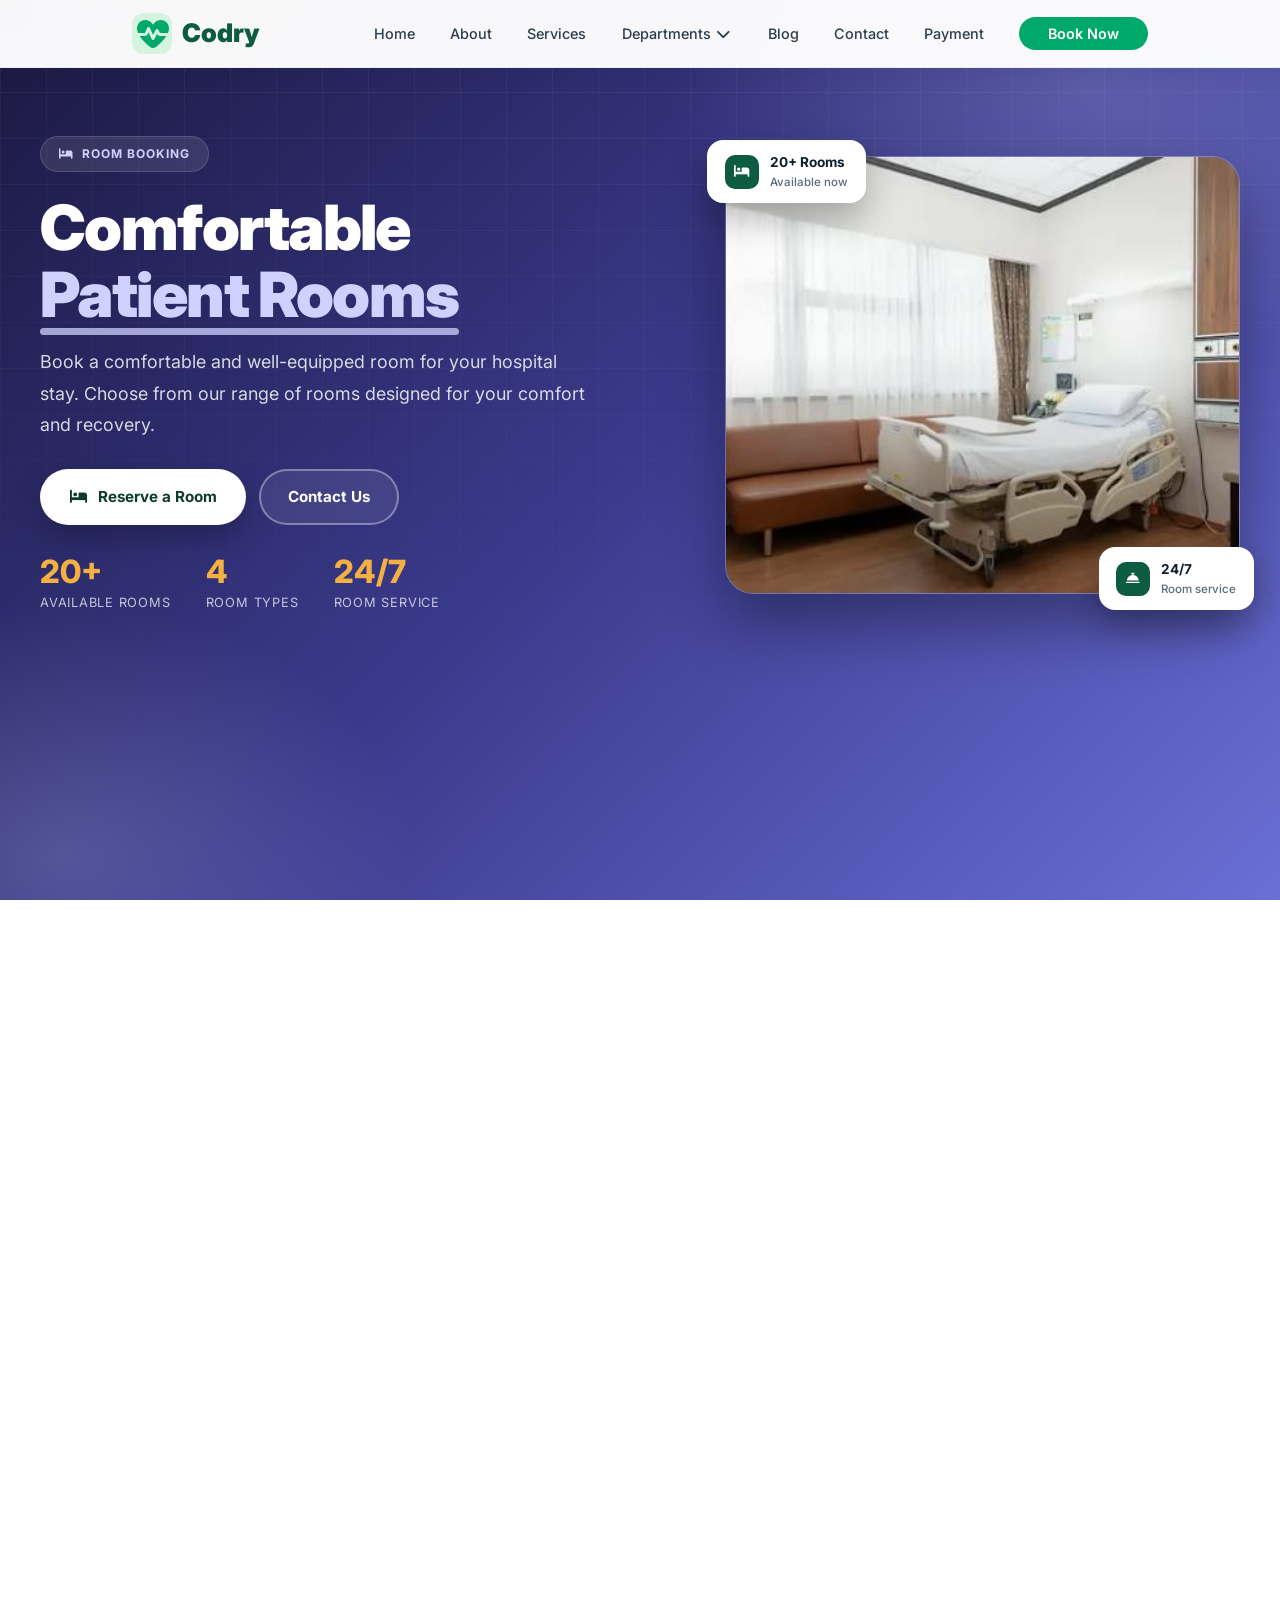
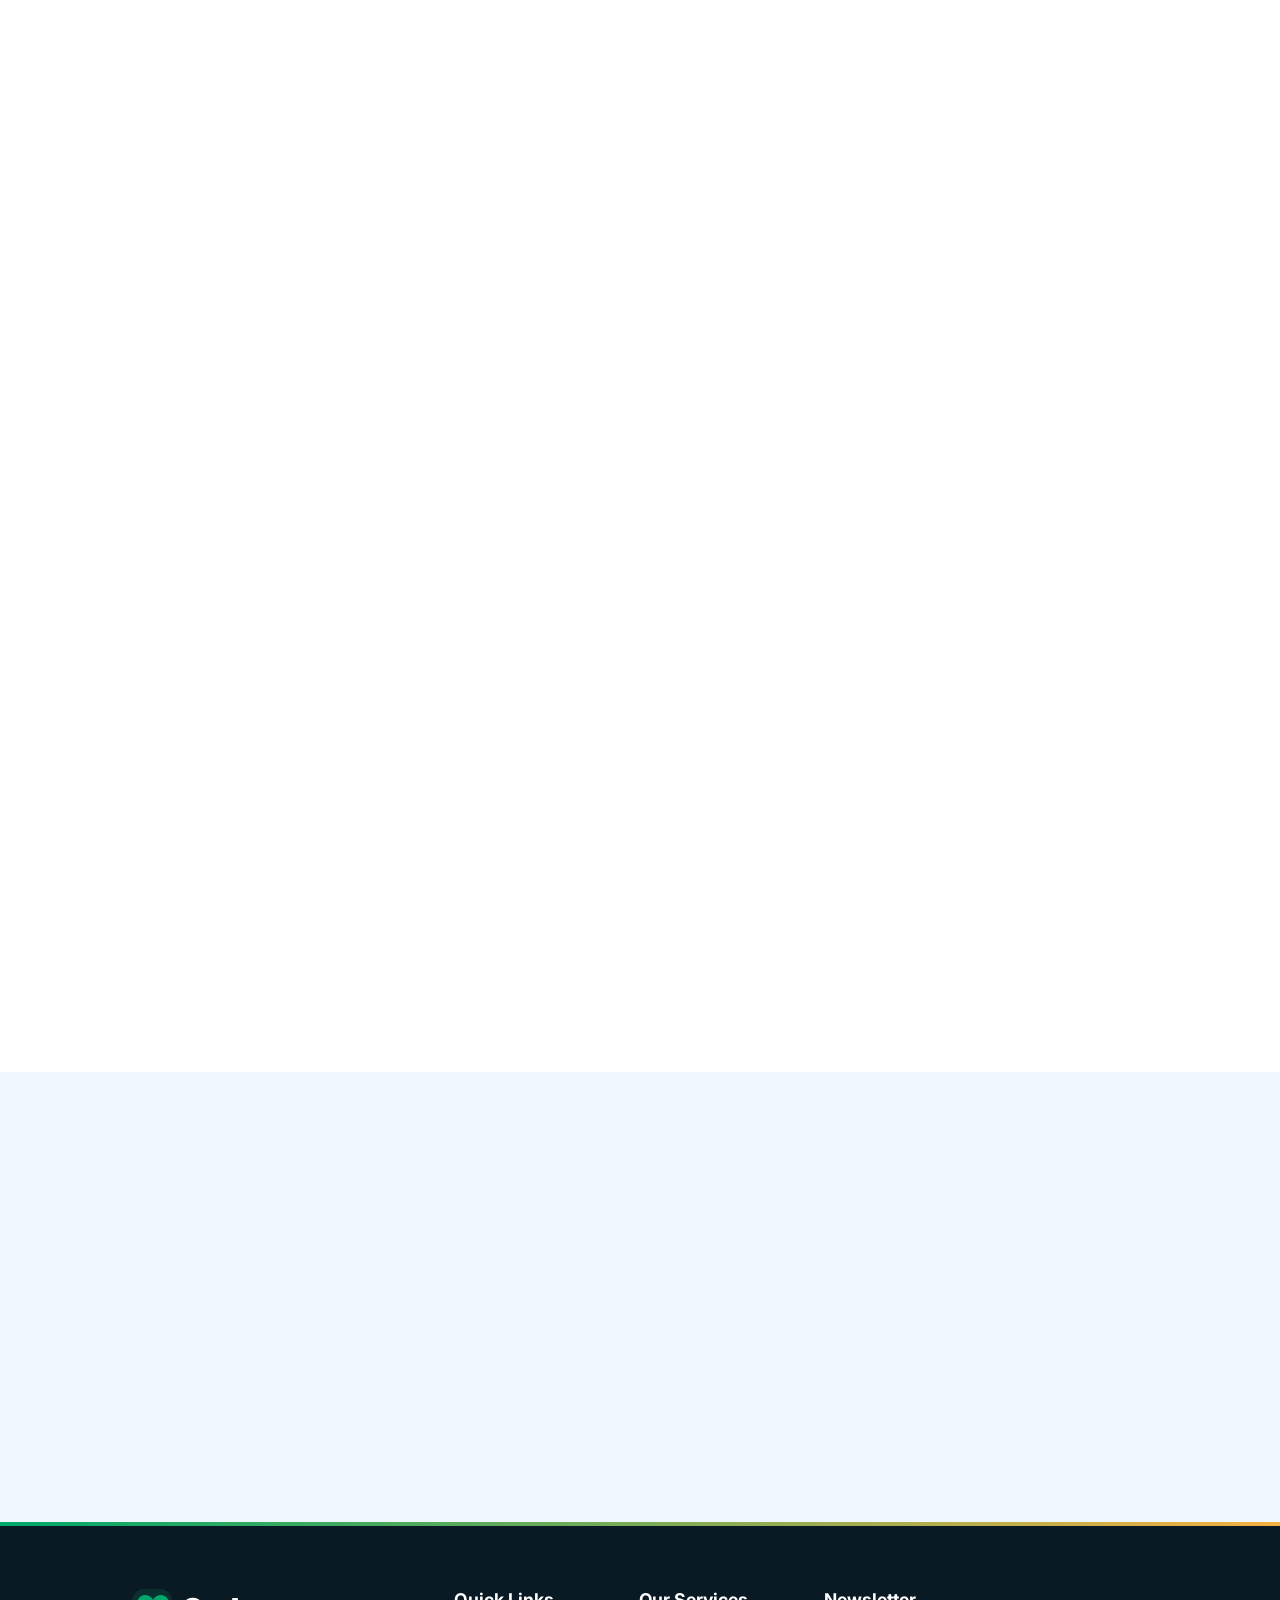
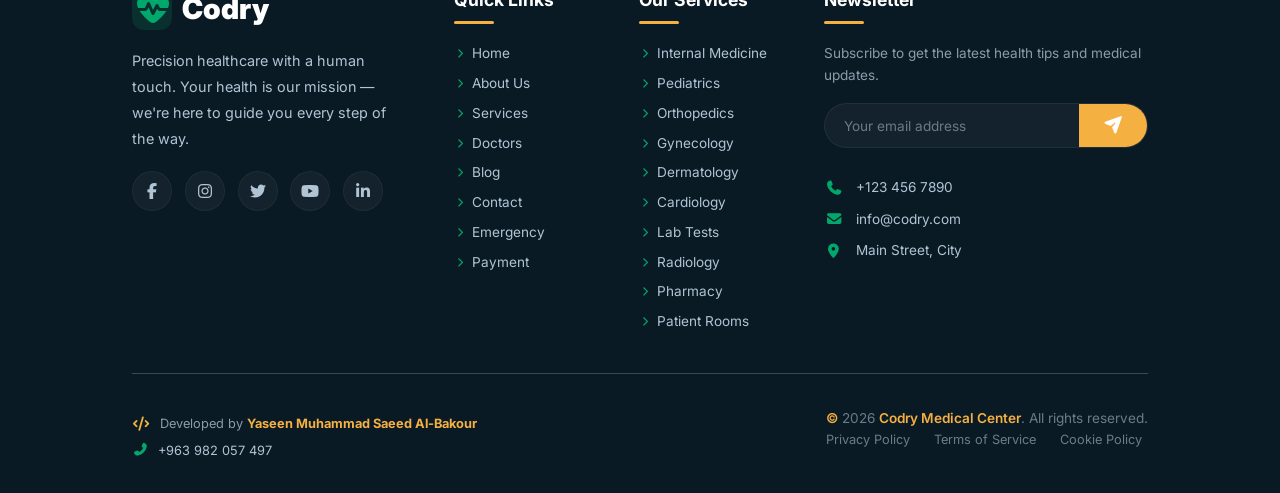
<file: room.html>
<!DOCTYPE html>
<html lang="en">
<head>
    <meta charset="UTF-8" />
    <meta name="viewport" content="width=device-width, initial-scale=1.0"/>
    <title>Codry - Room Booking</title>
    <link rel="stylesheet" href="https://cdnjs.cloudflare.com/ajax/libs/font-awesome/6.4.0/css/all.min.css"/>
    <link href="https://fonts.googleapis.com/css2?family=Inter:wght@300;400;500;600;700;800;900&display=swap" rel="stylesheet"/>
    <link rel="stylesheet" href="css/room.css">
    <link rel="stylesheet" href="css/style.css">
    <link rel="stylesheet" href="css/all.min.css">
    <link rel="stylesheet" href="css/page-hero.css">
        <link rel="icon" href="data:image/svg+xml,%3Csvg xmlns=%27http://www.w3.org/2000/svg%27 viewBox=%270 0 100 100%27%3E%3Ctext y=%27.9em%27 font-size=%2790%27%3E%E2%9A%95%EF%B8%8F%3C/text%3E%3C/svg%3E">

</head>
<body>
    <nav class="navbar" id="navbar">
        <div class="container">
            <div class="nav-container">
                <a href="index.html" class="nav-logo">
                    <i class="fas fa-heartbeat"></i> Codry
                </a>
                <ul class="nav-links" id="navLinks">
                    <li><a href="index.html">Home</a></li>
                    <li><a href="about.html">About</a></li>
                    <li><a href="services.html">Services</a></li>
                    <li class="dropdown" id="departmentsDropdown">
                        <a href="services.html">
                            Departments <i class="fas fa-chevron-down"></i>
                        </a>
                        <ul class="dropdown-menu">
                            <li><a href="doctors.html"><i class="fas fa-user-md"></i> Doctors</a></li>
                            <li><a href="medical-tests.html"><i class="fas fa-flask"></i> Lab Tests</a></li>
                            <li><a href="radiology.html"><i class="fas fa-x-ray"></i> Radiology</a></li>
                            <li><a href="pharmacy.html"><i class="fas fa-prescription-bottle"></i> Pharmacy</a></li>
                            <li><a href="room.html"><i class="fas fa-bed"></i> Rooms</a></li>
                            <li><a href="emergency.html"><i class="fas fa-ambulance"></i> Emergency</a></li>
                        </ul>
                    </li>

                    <li><a href="blog.html">Blog</a></li>
                    <li><a href="contact.html">Contact</a></li>
                    <li><a href="payment.html">Payment</a></li>
                    <li><a href="booking.html" class="nav-cta">Book Now</a></li>
                </ul>
                <button class="nav-toggle" id="navToggle" aria-label="Toggle menu">
                    <i class="fas fa-bars"></i>
                </button>
            </div>
        </div>
    </nav>

    <!-- ===== 1. HERO ===== -->
    <section class="ph ph--rooms">
        <div class="ph-inner">
            <div class="ph-copy">
                <div class="ph-badge"><i class="fas fa-bed"></i> Room Booking</div>
                <h1>Comfortable <em>Patient Rooms</em></h1>
                <p class="ph-lead">Book a comfortable and well-equipped room for your hospital stay. Choose from our range of rooms designed for your comfort and recovery.</p>
                <div class="ph-actions"><a href="#rooms-section" class="ph-btn ph-btn--solid"><i class="fas fa-bed"></i> Reserve a Room</a><a href="contact.html" class="ph-btn ph-btn--ghost">Contact Us</a></div>
                <div class="ph-stats"><div class="ph-stat"><b>20+</b><span>Available Rooms</span></div><div class="ph-stat"><b>4</b><span>Room Types</span></div><div class="ph-stat"><b>24/7</b><span>Room Service</span></div></div>
            </div>
            <div class="ph-visual">
                <div class="ph-float ph-float--tl"><i class="fas fa-bed"></i><div>20+ Rooms<small>Available now</small></div></div><div class="ph-float ph-float--br"><i class="fas fa-concierge-bell"></i><div>24/7<small>Room service</small></div></div>
                <div class="ph-frame"><img src="img/rooms/1.png" alt="Patient room" loading="lazy"></div>
            </div>
        </div>
    </section>

    <!-- ===== 2. ROOMS ===== -->
    <section class="rooms-section animate-fade-up">
        <div class="container">
        <div class="section-header animate-fade-up">
            <div class="sub">Our Rooms</div>
            <h2>Available <span>Patient Rooms</span></h2>
            <p>Browse our range of comfortable and well-equipped patient rooms for your hospital stay.</p>
        </div>

        <!-- Tools -->
        <div class="rooms-tools animate-fade-up">
            <div class="search-box">
                <input type="text" placeholder="Search for a room..." id="searchRoom" />
                <button onclick="searchRoom()"><i class="fas fa-search"></i></button>
            </div>
            <div class="filter-buttons">
                <button class="filter-btn active" data-filter="all">All</button>
                <button class="filter-btn" data-filter="private"> Private</button>
                <button class="filter-btn" data-filter="family"> Family</button>
                <button class="filter-btn" data-filter="suite"> Suite</button>
                <button class="filter-btn" data-filter="isolation"> Isolation</button>
            </div>
        </div>

        <!-- Rooms Grid -->
        <div class="rooms-grid" id="roomsGrid">

            <!-- Room 1 -->
            <div class="room-card animate-fade-up delay-1" data-category="private">
                <img src="img/rooms/1.png" class="room-image" alt="Private Room" />
                <div class="room-content">
                    <span class="room-category"><i class="fas fa-tag"></i> Private Room</span>
                    <h3>Private Single Room</h3>
                    <span class="room-name-ar">غرفة خاصة مفردة</span>
                    <p class="room-desc">Comfortable private room with attached bathroom, TV, and 24/7 nursing care.</p>
                    <div class="room-details">
                        <span><i class="fas fa-user"></i> 1 Patient</span>
                        <span><i class="fas fa-bed"></i> 1 Bed</span>
                        <span><i class="fas fa-bath"></i> Attached Bathroom</span>
                    </div>
                    <div class="room-features">
                        <span><i class="fas fa-tv"></i> TV</span>
                        <span><i class="fas fa-wifi"></i> WiFi</span>
                        <span><i class="fas fa-phone"></i> Nurse Call</span>
                        <span><i class="fas fa-snowflake"></i> AC</span>
                    </div>
                    <div class="room-footer">
                        <span class="price">$150 <span>/ night</span></span>
                        <span class="status available"><i class="fas fa-check-circle"></i> Available</span>
                    </div>
                    <a href="#" class="btn-book">Book Now <i class="fas fa-arrow-right"></i></a>
                </div>
            </div>

            <!-- Room 2 -->
            <div class="room-card animate-fade-up delay-2" data-category="family">
                <img src="img/rooms/2.png" class="room-image" alt="Family Room" />
                <div class="room-content">
                    <span class="room-category"><i class="fas fa-tag"></i> Family Room</span>
                    <h3>Family Room</h3>
                    <span class="room-name-ar">غرفة عائلية</span>
                    <p class="room-desc">Spacious room with two beds, seating area, and space for family members to stay.</p>
                    <div class="room-details">
                        <span><i class="fas fa-user"></i> 2-3 Patients</span>
                        <span><i class="fas fa-bed"></i> 2 Beds</span>
                        <span><i class="fas fa-bath"></i> Attached Bathroom</span>
                    </div>
                    <div class="room-features">
                        <span><i class="fas fa-tv"></i> TV</span>
                        <span><i class="fas fa-wifi"></i> WiFi</span>
                        <span><i class="fas fa-phone"></i> Nurse Call</span>
                        <span><i class="fas fa-couch"></i> Seating Area</span>
                    </div>
                    <div class="room-footer">
                        <span class="price">$250 <span>/ night</span></span>
                        <span class="status available"><i class="fas fa-check-circle"></i> Available</span>
                    </div>
                    <a href="#" class="btn-book">Book Now <i class="fas fa-arrow-right"></i></a>
                </div>
            </div>

            <!-- Room 3 -->
            <div class="room-card animate-fade-up delay-3" data-category="suite">
                <img src="img/rooms/3.png" class="room-image" alt="Suite" />
                <div class="room-content">
                    <span class="room-category"><i class="fas fa-tag"></i> Suite</span>
                    <h3>Executive Suite</h3>
                    <span class="room-name-ar">جناح تنفيذي</span>
                    <p class="room-desc">Luxurious suite with separate living room, bedroom, and premium amenities.</p>
                    <div class="room-details">
                        <span><i class="fas fa-user"></i> 1-2 Patients</span>
                        <span><i class="fas fa-bed"></i> 1 King Bed</span>
                        <span><i class="fas fa-bath"></i> Attached Bathroom</span>
                    </div>
                    <div class="room-features">
                        <span><i class="fas fa-tv"></i> 2 TVs</span>
                        <span><i class="fas fa-wifi"></i> WiFi</span>
                        <span><i class="fas fa-phone"></i> Nurse Call</span>
                        <span><i class="fas fa-coffee"></i> Minibar</span>
                        <span><i class="fas fa-snowflake"></i> AC</span>
                        <span><i class="fas fa-couch"></i> Living Room</span>
                    </div>
                    <div class="room-footer">
                        <span class="price">$400 <span>/ night</span></span>
                        <span class="status available"><i class="fas fa-check-circle"></i> Available</span>
                    </div>
                    <a href="#" class="btn-book">Book Now <i class="fas fa-arrow-right"></i></a>
                </div>
            </div>

            <!-- Room 4 -->
            <div class="room-card animate-fade-up delay-4" data-category="isolation">
                <img src="img/rooms/4.png" class="room-image" alt="Isolation Room" />
                <div class="room-content">
                    <span class="room-category"><i class="fas fa-tag"></i> Isolation Room</span>
                    <h3>Isolation Room</h3>
                    <span class="room-name-ar">غرفة عزل</span>
                    <p class="room-desc">Private room with negative pressure and specialized equipment for infectious diseases.</p>
                    <div class="room-details">
                        <span><i class="fas fa-user"></i> 1 Patient</span>
                        <span><i class="fas fa-bed"></i> 1 Bed</span>
                        <span><i class="fas fa-bath"></i> Attached Bathroom</span>
                    </div>
                    <div class="room-features">
                        <span><i class="fas fa-tv"></i> TV</span>
                        <span><i class="fas fa-wifi"></i> WiFi</span>
                        <span><i class="fas fa-phone"></i> Nurse Call</span>
                        <span><i class="fas fa-shield-virus"></i> Negative Pressure</span>
                    </div>
                    <div class="room-footer">
                        <span class="price">$200 <span>/ night</span></span>
                        <span class="status by-appointment"><i class="fas fa-clock"></i> By Appointment</span>
                    </div>
                    <a href="#" class="btn-book">Book Now <i class="fas fa-arrow-right"></i></a>
                </div>
            </div>

            <!-- Room 5 -->
            <div class="room-card animate-fade-up delay-5" data-category="private">
                <img src="img/rooms/5.png" class="room-image" alt="Deluxe Private" />
                <div class="room-content">
                    <span class="room-category"><i class="fas fa-tag"></i> Private Room</span>
                    <h3>Deluxe Private Room</h3>
                    <span class="room-name-ar">غرفة خاصة ديلوكس</span>
                    <p class="room-desc">Premium private room with all amenities, premium bedding, and enhanced comfort.</p>
                    <div class="room-details">
                        <span><i class="fas fa-user"></i> 1 Patient</span>
                        <span><i class="fas fa-bed"></i> 1 Queen Bed</span>
                        <span><i class="fas fa-bath"></i> Attached Bathroom</span>
                    </div>
                    <div class="room-features">
                        <span><i class="fas fa-tv"></i> TV</span>
                        <span><i class="fas fa-wifi"></i> WiFi</span>
                        <span><i class="fas fa-phone"></i> Nurse Call</span>
                        <span><i class="fas fa-snowflake"></i> AC</span>
                        <span><i class="fas fa-coffee"></i> Minibar</span>
                    </div>
                    <div class="room-footer">
                        <span class="price">$220 <span>/ night</span></span>
                        <span class="status booked"><i class="fas fa-times-circle"></i> Booked</span>
                    </div>
                    <a href="#" class="btn-book">Notify Me <i class="fas fa-bell"></i></a>
                </div>
            </div>

            <!-- Room 6 -->
            <div class="room-card animate-fade-up delay-6" data-category="family">
                <img src="img/rooms/6.png" class="room-image" alt="Family Suite" />
                <div class="room-content">
                    <span class="room-category"><i class="fas fa-tag"></i> Family Room</span>
                    <h3>Family Suite</h3>
                    <span class="room-name-ar">جناح عائلي</span>
                    <p class="room-desc">Spacious suite with two bedrooms, living room, and kitchenette for extended family stays.</p>
                    <div class="room-details">
                        <span><i class="fas fa-user"></i> 2-4 Patients</span>
                        <span><i class="fas fa-bed"></i> 3 Beds</span>
                        <span><i class="fas fa-bath"></i> 2 Bathrooms</span>
                    </div>
                    <div class="room-features">
                        <span><i class="fas fa-tv"></i> 2 TVs</span>
                        <span><i class="fas fa-wifi"></i> WiFi</span>
                        <span><i class="fas fa-phone"></i> Nurse Call</span>
                        <span><i class="fas fa-couch"></i> Living Room</span>
                        <span><i class="fas fa-utensils"></i> Kitchenette</span>
                    </div>
                    <div class="room-footer">
                        <span class="price">$350 <span>/ night</span></span>
                        <span class="status maintenance"><i class="fas fa-tools"></i> Maintenance</span>
                    </div>
                    <a href="#" class="btn-book">Coming Soon <i class="fas fa-arrow-right"></i></a>
                </div>
            </div>

        </div></div>
    </section>

    <!-- ===== 3. CTA ===== -->
    <section class="cta-section">
        <div class="cta-box animate-fade-up">
            <h2>Need Help <span>Choosing</span> a Room?</h2>
            <p>Our team is here to help you find the perfect room for your hospital stay.</p>
            <a href="#" class="btn-white"><i class="fas fa-phone"></i> Contact Reception</a>
        </div>
    </section>

    <!-- ===== FOOTER ===== -->
    <script src="js/layout.js" data-part="footer"></script>

    <!-- ===== SCROLL TO TOP ===== -->
    <button class="scroll-top" id="scrollTop"><i class="fas fa-arrow-up"></i></button>

    <!-- ===== JAVASCRIPT ===== -->
    <script>
        document.getElementById('navToggle').addEventListener('click', function() {
            document.getElementById('navLinks').classList.toggle('active');
        });

        const scrollBtn = document.getElementById('scrollTop');
        window.addEventListener('scroll', function() {
            if (window.scrollY > 300) {
                scrollBtn.classList.add('show');
            } else {
                scrollBtn.classList.remove('show');
            }
        });
        scrollBtn.addEventListener('click', function() {
            window.scrollTo({ top: 0, behavior: 'smooth' });
        });

        // ===== FILTER =====
        const filterBtns = document.querySelectorAll('.filter-btn');
        const roomCards = document.querySelectorAll('.room-card');

        filterBtns.forEach(btn => {
            btn.addEventListener('click', function() {
                filterBtns.forEach(b => b.classList.remove('active'));
                this.classList.add('active');

                const filter = this.dataset.filter;

                roomCards.forEach(card => {
                    const category = card.dataset.category;
                    if (filter === 'all' || category === filter) {
                        card.style.display = 'flex';
                        card.style.animation = 'fadeUp 0.6s ease forwards';
                    } else {
                        card.style.display = 'none';
                    }
                });
            });
        });

        // ===== SEARCH =====
        function searchRoom() {
            const query = document.getElementById('searchRoom').value.toLowerCase().trim();
            const cards = document.querySelectorAll('.room-card');

            cards.forEach(card => {
                const name = card.querySelector('h3').textContent.toLowerCase();
                const nameAr = card.querySelector('.room-name-ar').textContent.toLowerCase();
                const desc = card.querySelector('.room-desc').textContent.toLowerCase();

                if (name.includes(query) || nameAr.includes(query) || desc.includes(query) || query === '') {
                    card.style.display = 'flex';
                    card.style.animation = 'fadeUp 0.6s ease forwards';
                } else {
                    card.style.display = 'none';
                }
            });
        }

        document.getElementById('searchRoom').addEventListener('keypress', function(e) {
            if (e.key === 'Enter') searchRoom();
        });

        // ===== NEWSLETTER =====
        document.getElementById('newsletterForm').addEventListener('submit', function(e) {
            e.preventDefault();
            alert('Thank you for subscribing to our newsletter!');
            this.reset();
        });

        // ===== SCROLL ANIMATION =====
        document.addEventListener('DOMContentLoaded', function() {
            const observer = new IntersectionObserver((entries) => {
                entries.forEach(entry => {
                    if (entry.isIntersecting) {
                        entry.target.style.opacity = '1';
                        entry.target.style.transform = 'translateY(0)';
                    }
                });
            }, { threshold: 0.1 });

            document.querySelectorAll('.animate-fade-up, .animate-slide-left, .animate-slide-right')
                .forEach(el => {
                    el.style.opacity = '0';
                    el.style.transform = 'translateY(30px)';
                    observer.observe(el);
                });
        });
    </script>

</body>
</html>
</file>
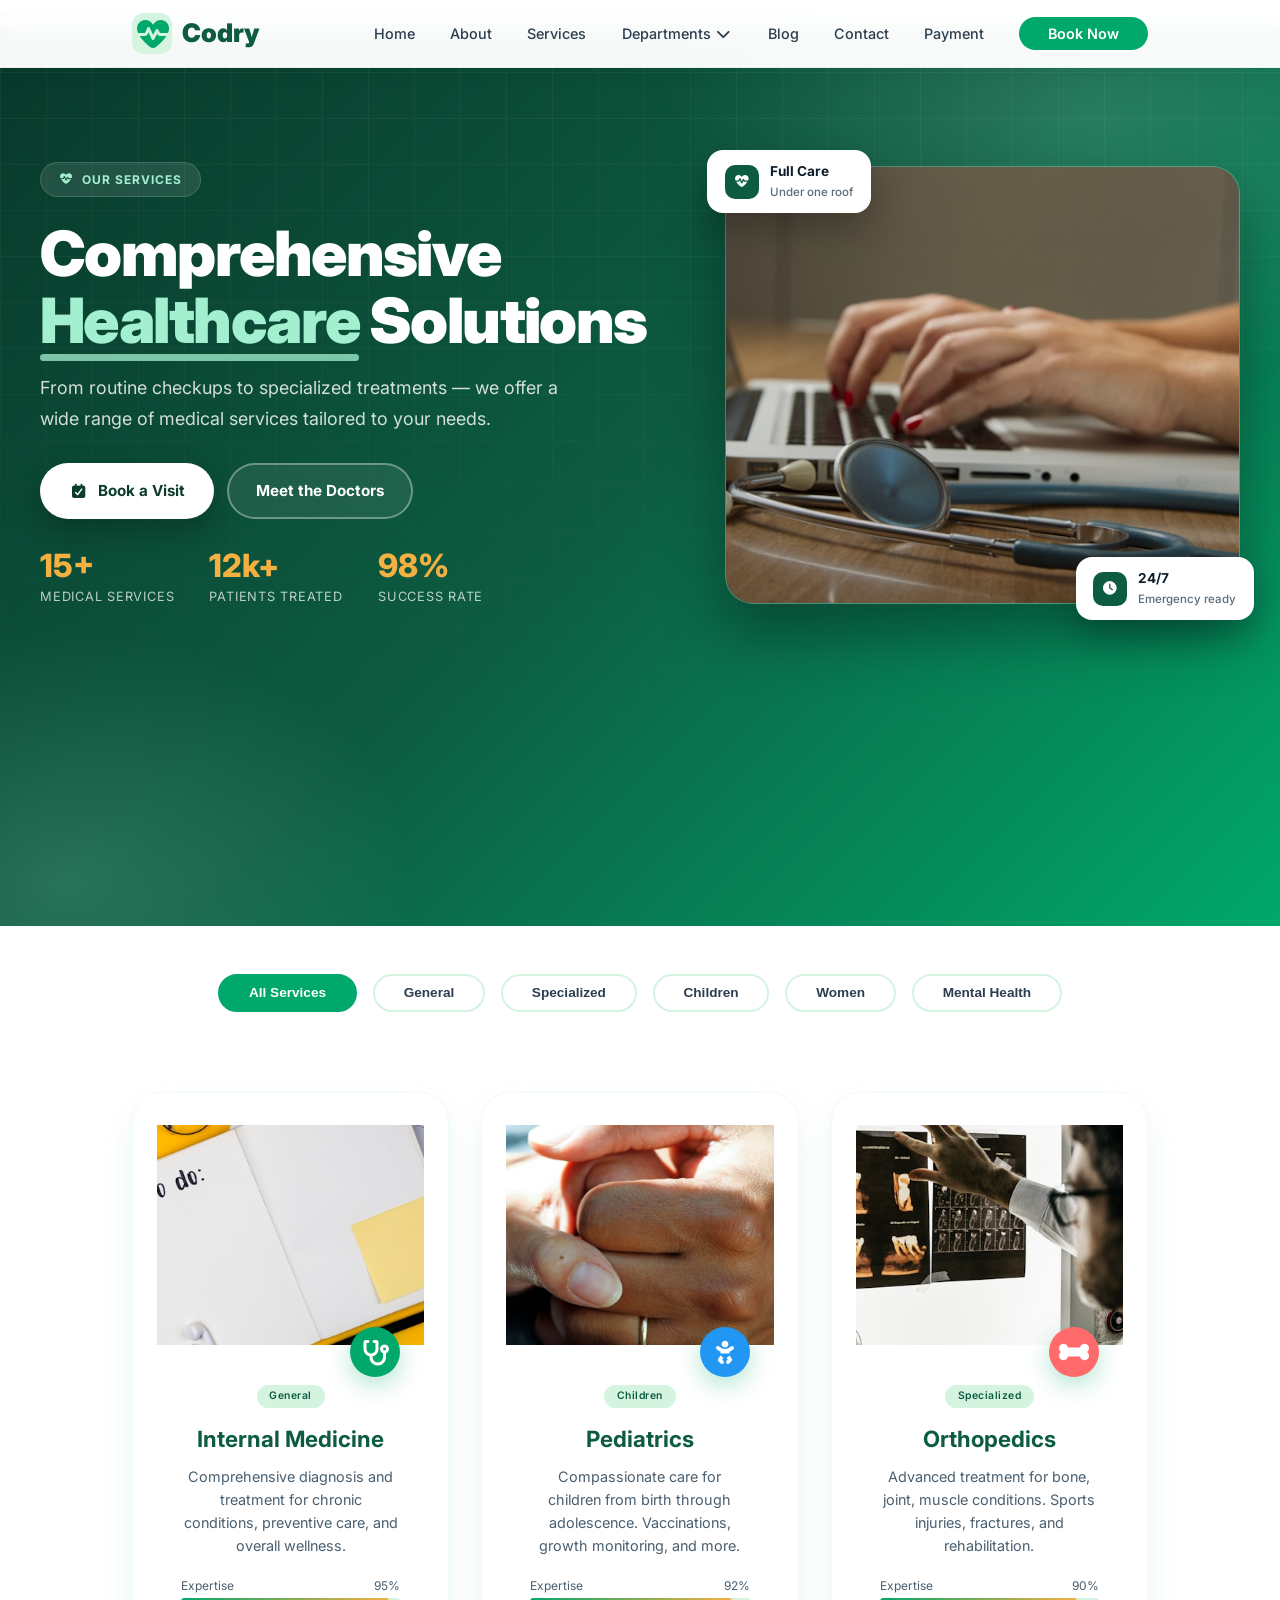
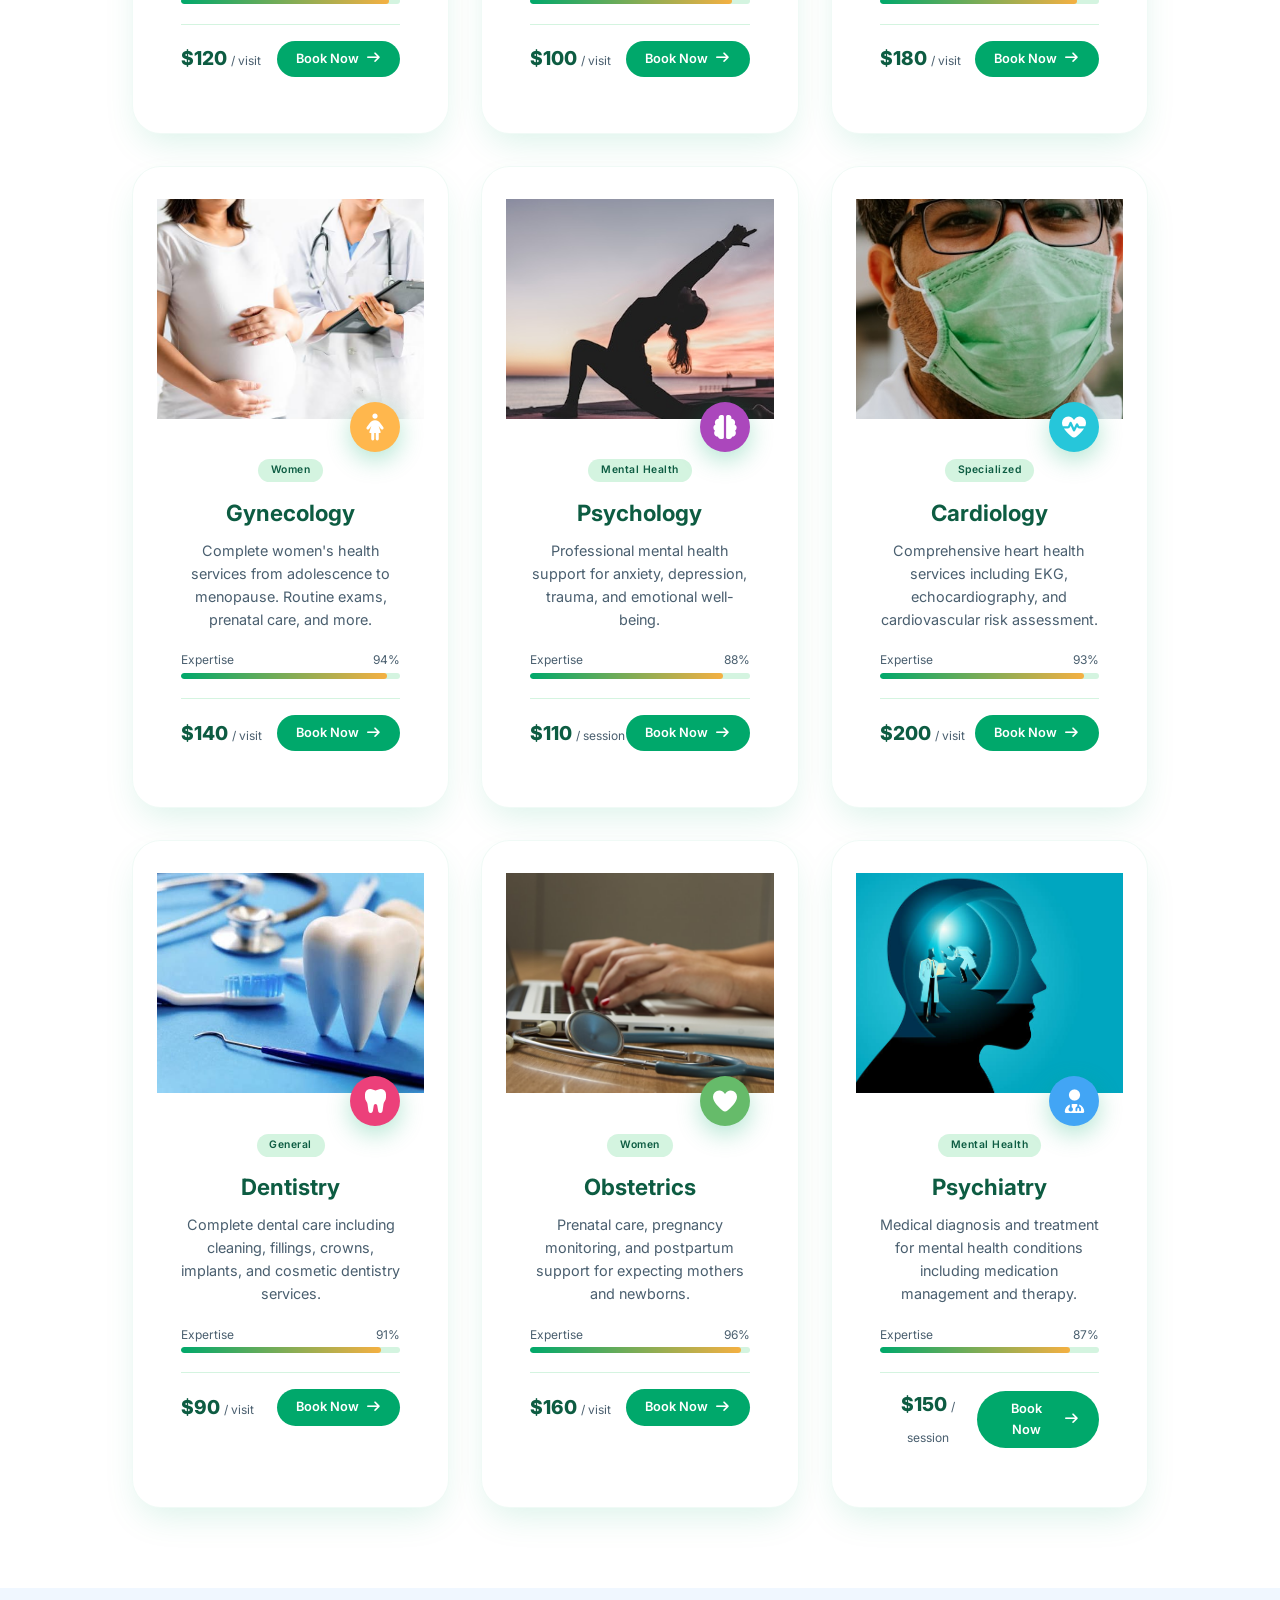
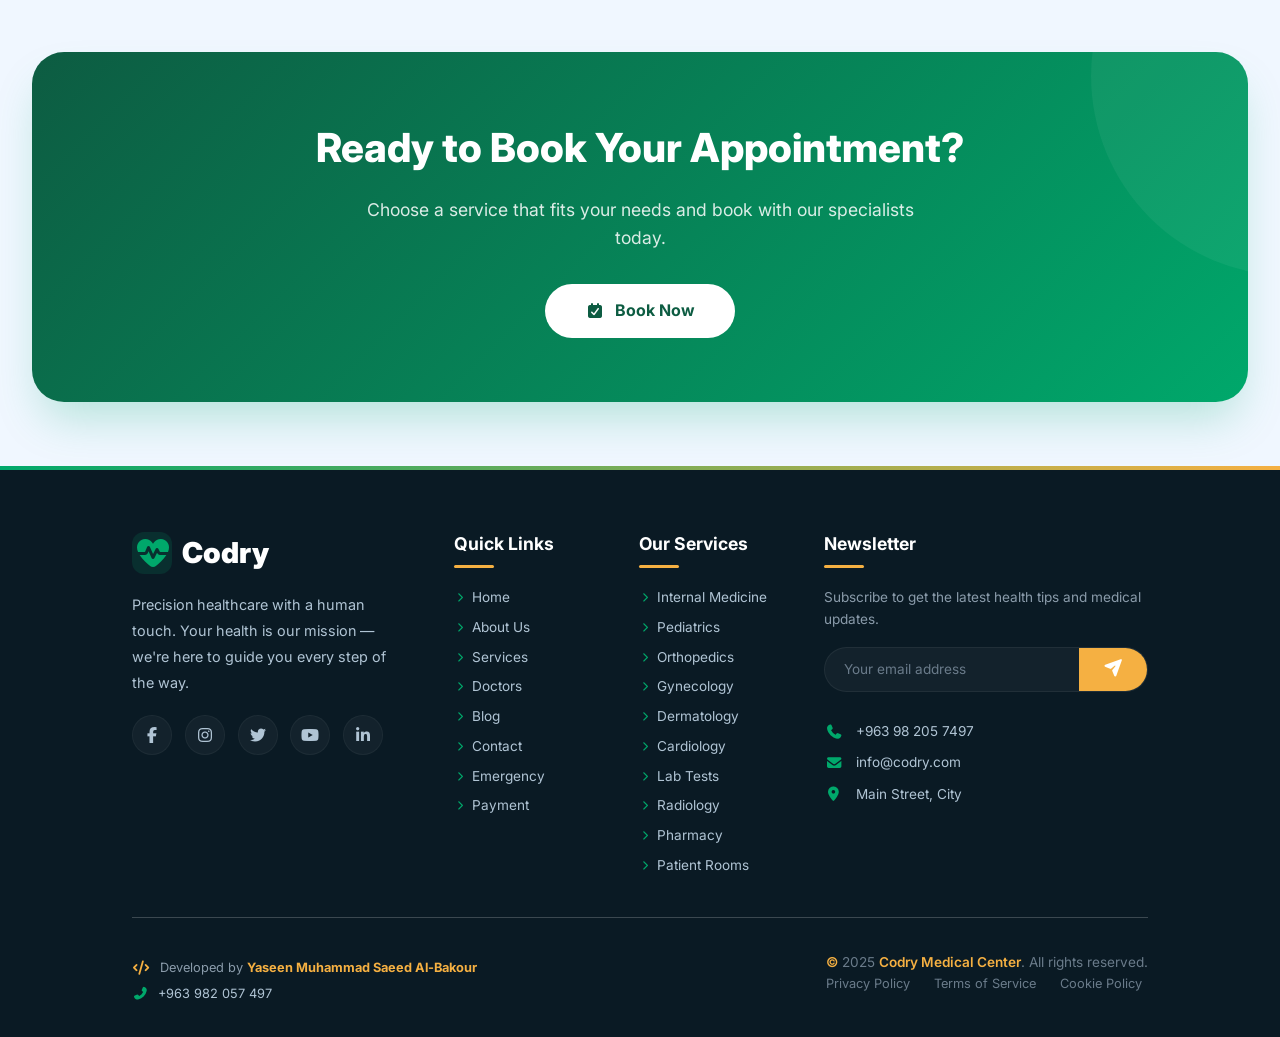
<file: services.html>
<!DOCTYPE html>
<html lang="en">

<head>
    <meta charset="UTF-8" />
    <meta name="viewport" content="width=device-width, initial-scale=1.0" />
    <title>Codry - Our Services</title>
    <meta name="description" content="Medical services at Codry: consultations, dental, laboratory, radiology and more.">
    <meta property="og:title" content="Codry Medical Center">
    <meta property="og:description" content="Medical services at Codry: consultations, dental, laboratory, radiology and more.">
    <link rel="icon" href="data:image/svg+xml,%3Csvg xmlns=%27http://www.w3.org/2000/svg%27 viewBox=%270 0 100 100%27%3E%3Ctext y=%27.9em%27 font-size=%2790%27%3E%E2%9A%95%EF%B8%8F%3C/text%3E%3C/svg%3E">
    <!-- Font Awesome 6 -->
     
    <!-- Google Fonts -->
    <link href="https://fonts.googleapis.com/css2?family=Inter:wght@300;400;500;600;700;800;900&display=swap"
        rel="stylesheet" />
    <link rel="stylesheet" href="css/style.css">
    <link rel="stylesheet" href="css/services.css">
    <link rel="stylesheet" href="css/all.min.css">
    م<link rel="stylesheet" href="css/about.css">
    <link rel="stylesheet" href="css/page-hero.css">

</head>

<body>

    <!-- ===== NAVIGATION ===== -->
    <nav class="navbar" id="navbar">
        <div class="container">
            <div class="nav-container">
                <a href="index.html" class="nav-logo">
                    <i class="fas fa-heartbeat"></i> Codry
                </a>
                <ul class="nav-links" id="navLinks">
                    <li><a href="index.html">Home</a></li>
                    <li><a href="about.html">About</a></li>
                    <li><a href="services.html">Services</a></li>
                    <li class="dropdown" id="departmentsDropdown">
                        <a href="services.html">
                            Departments <i class="fas fa-chevron-down"></i>
                        </a>
                        <ul class="dropdown-menu">
                            <li><a href="doctors.html"><i class="fas fa-user-md"></i> Doctors</a></li>
                            <li><a href="medical-tests.html"><i class="fas fa-flask"></i> Lab Tests</a></li>
                            <li><a href="radiology.html"><i class="fas fa-x-ray"></i> Radiology</a></li>
                            <li><a href="pharmacy.html"><i class="fas fa-prescription-bottle"></i> Pharmacy</a></li>
                            <li><a href="room.html"><i class="fas fa-bed"></i> Rooms</a></li>
                            <li><a href="emergency-ambulance.html"><i class="fas fa-ambulance"></i> Emergency</a></li>
                        </ul>
                    </li>

                    <li><a href="blog.html">Blog</a></li>
                    <li><a href="contact.html">Contact</a></li>
                    <li><a href="payment.html">Payment</a></li>
                    <li><a href="booking.html" class="nav-cta">Book Now</a></li>
                </ul>
                <button class="nav-toggle" id="navToggle" aria-label="Toggle menu">
                    <i class="fas fa-bars"></i>
                </button>
            </div>
        </div>
    </nav>

    <!-- ===== 1. HERO ===== -->
    <section class="ph ph--services">
        <div class="ph-inner">
            <div class="ph-copy">
                <div class="ph-badge"><i class="fas fa-heartbeat"></i> Our Services</div>
                <h1>Comprehensive <em>Healthcare</em> Solutions</h1>
                <p class="ph-lead">From routine checkups to specialized treatments — we offer a wide range of medical services tailored to your needs.</p>
                <div class="ph-actions"><a href="booking.html" class="ph-btn ph-btn--solid"><i class="fas fa-calendar-check"></i> Book a Visit</a><a href="doctors.html" class="ph-btn ph-btn--ghost">Meet the Doctors</a></div>
                <div class="ph-stats"><div class="ph-stat"><b>15+</b><span>Medical Services</span></div><div class="ph-stat"><b>12k+</b><span>Patients Treated</span></div><div class="ph-stat"><b>98%</b><span>Success Rate</span></div></div>
            </div>
            <div class="ph-visual">
                <div class="ph-float ph-float--tl"><i class="fas fa-heartbeat"></i><div>Full Care<small>Under one roof</small></div></div><div class="ph-float ph-float--br"><i class="fas fa-clock"></i><div>24/7<small>Emergency ready</small></div></div>
                <div class="ph-frame"><img src="img/services.png" alt="Medical services" loading="lazy"></div>
            </div>
        </div>
    </section>

    <!-- ===== 2. FILTER ===== -->
    <section class="filter-section animate-fade-up">
        <div class="container">
            <div class="filter-buttons">
                <button class="filter-btn active" data-filter="all">All Services</button>
                <button class="filter-btn" data-filter="general">General</button>
                <button class="filter-btn" data-filter="specialized">Specialized</button>
                <button class="filter-btn" data-filter="children">Children</button>
                <button class="filter-btn" data-filter="women">Women</button>
                <button class="filter-btn" data-filter="mental">Mental Health</button>
            </div>
        </div>
    </section>

    <!-- ===== 3. SERVICES ===== -->
    <section class="services-section" id="services">
        <div class="container">
            <div class="services-grid">
                <!-- Service 1 -->
                <div class="service-card animate-zoom delay-1" data-category="general">
                    <img loading="lazy" src="img/services/1.png" class="card-image" alt="Internal Medicine" />
                    <div class="card-content">
                        <div class="card-icon"><i class="fas fa-stethoscope"></i></div>
                        <span class="card-tag">General</span>
                        <h3>Internal Medicine</h3>
                        <p class="description">Comprehensive diagnosis and treatment for chronic conditions, preventive
                            care, and overall wellness.</p>
                        <div class="progress-section">
                            <div class="progress-label">
                                <span>Expertise</span>
                                <span>95%</span>
                            </div>
                            <div class="progress-bar">
                                <div class="fill" style="--progress: 95%; width: 95%;"></div>
                            </div>
                        </div>
                        <div class="card-footer">
                            <div class="price">$120 <span>/ visit</span></div>
                            <a href="booking.html" class="btn-service">Book Now <i class="fas fa-arrow-right"></i></a>
                        </div>
                    </div>
                </div>

                <!-- Service 2 -->
                <div class="service-card animate-zoom delay-2" data-category="children">
                    <img loading="lazy" src="img/services/2.png" class="card-image" alt="Pediatrics" />
                    <div class="card-content">
                        <div class="card-icon"><i class="fas fa-baby"></i></div>
                        <span class="card-tag">Children</span>
                        <h3>Pediatrics</h3>
                        <p class="description">Compassionate care for children from birth through adolescence.
                            Vaccinations,
                            growth monitoring, and more.</p>
                        <div class="progress-section">
                            <div class="progress-label">
                                <span>Expertise</span>
                                <span>92%</span>
                            </div>
                            <div class="progress-bar">
                                <div class="fill" style="--progress: 92%; width: 92%;"></div>
                            </div>
                        </div>
                        <div class="card-footer">
                            <div class="price">$100 <span>/ visit</span></div>
                            <a href="booking.html" class="btn-service">Book Now <i class="fas fa-arrow-right"></i></a>
                        </div>
                    </div>
                </div>

                <!-- Service 3 -->
                <div class="service-card animate-zoom delay-3" data-category="specialized">
                    <img loading="lazy" src="img/blog/blog3.png" class="card-image" alt="Orthopedics" />
                    <div class="card-content">
                        <div class="card-icon"><i class="fas fa-bone"></i></div>
                        <span class="card-tag">Specialized</span>
                        <h3>Orthopedics</h3>
                        <p class="description">Advanced treatment for bone, joint, muscle conditions. Sports injuries,
                            fractures, and rehabilitation.</p>
                        <div class="progress-section">
                            <div class="progress-label">
                                <span>Expertise</span>
                                <span>90%</span>
                            </div>
                            <div class="progress-bar">
                                <div class="fill" style="--progress: 90%; width: 90%;"></div>
                            </div>
                        </div>
                        <div class="card-footer">
                            <div class="price">$180 <span>/ visit</span></div>
                            <a href="booking.html" class="btn-service">Book Now <i class="fas fa-arrow-right"></i></a>
                        </div>
                    </div>
                </div>

                <!-- Service 4 -->
                <div class="service-card animate-zoom delay-4" data-category="women">
                    <img loading="lazy" src="img/services/4.png" class="card-image" alt="Gynecology" />
                    <div class="card-content">
                        <div class="card-icon"><i class="fas fa-female"></i></div>
                        <span class="card-tag">Women</span>
                        <h3>Gynecology</h3>
                        <p class="description">Complete women's health services from adolescence to menopause. Routine
                            exams, prenatal care, and more.</p>
                        <div class="progress-section">
                            <div class="progress-label">
                                <span>Expertise</span>
                                <span>94%</span>
                            </div>
                            <div class="progress-bar">
                                <div class="fill" style="--progress: 94%; width: 94%;"></div>
                            </div>
                        </div>
                        <div class="card-footer">
                            <div class="price">$140 <span>/ visit</span></div>
                            <a href="booking.html" class="btn-service">Book Now <i class="fas fa-arrow-right"></i></a>
                        </div>
                    </div>
                </div>

                <!-- Service 5 -->
                <div class="service-card animate-zoom delay-5" data-category="mental">
                    <img loading="lazy" src="img/blog/blog1.png" class="card-image" alt="Psychology" />
                    <div class="card-content">
                        <div class="card-icon"><i class="fas fa-brain"></i></div>
                        <span class="card-tag">Mental Health</span>
                        <h3>Psychology</h3>
                        <p class="description">Professional mental health support for anxiety, depression, trauma, and
                            emotional well-being.</p>
                        <div class="progress-section">
                            <div class="progress-label">
                                <span>Expertise</span>
                                <span>88%</span>
                            </div>
                            <div class="progress-bar">
                                <div class="fill" style="--progress: 88%; width: 88%;"></div>
                            </div>
                        </div>
                        <div class="card-footer">
                            <div class="price">$110 <span>/ session</span></div>
                            <a href="booking.html" class="btn-service">Book Now <i class="fas fa-arrow-right"></i></a>
                        </div>
                    </div>
                </div>

                <!-- Service 6 -->
                <div class="service-card animate-zoom delay-6" data-category="specialized">
                    <img loading="lazy" src="img/services/6.png" class="card-image" alt="Cardiology" />
                    <div class="card-content">
                        <div class="card-icon"><i class="fas fa-heartbeat"></i></div>
                        <span class="card-tag">Specialized</span>
                        <h3>Cardiology</h3>
                        <p class="description">Comprehensive heart health services including EKG, echocardiography, and
                            cardiovascular risk assessment.</p>
                        <div class="progress-section">
                            <div class="progress-label">
                                <span>Expertise</span>
                                <span>93%</span>
                            </div>
                            <div class="progress-bar">
                                <div class="fill" style="--progress: 93%; width: 93%;"></div>
                            </div>
                        </div>
                        <div class="card-footer">
                            <div class="price">$200 <span>/ visit</span></div>
                            <a href="booking.html" class="btn-service">Book Now <i class="fas fa-arrow-right"></i></a>
                        </div>
                    </div>
                </div>

                <!-- Service 7 -->
                <div class="service-card animate-zoom delay-7" data-category="general">
                    <img loading="lazy" src="img/services/7.png" class="card-image" alt="Dentistry" />
                    <div class="card-content">
                        <div class="card-icon"><i class="fas fa-tooth"></i></div>
                        <span class="card-tag">General</span>
                        <h3>Dentistry</h3>
                        <p class="description">Complete dental care including cleaning, fillings, crowns, implants, and
                            cosmetic dentistry services.</p>
                        <div class="progress-section">
                            <div class="progress-label">
                                <span>Expertise</span>
                                <span>91%</span>
                            </div>
                            <div class="progress-bar">
                                <div class="fill" style="--progress: 91%; width: 91%;"></div>
                            </div>
                        </div>
                        <div class="card-footer">
                            <div class="price">$90 <span>/ visit</span></div>
                            <a href="booking.html" class="btn-service">Book Now <i class="fas fa-arrow-right"></i></a>
                        </div>
                    </div>
                </div>

                <!-- Service 8 -->
                <div class="service-card animate-zoom delay-8" data-category="women">
                    <img loading="lazy" src="img/services.png" class="card-image" alt="Obstetrics" />
                    <div class="card-content">
                        <div class="card-icon"><i class="fas fa-heart"></i></div>
                        <span class="card-tag">Women</span>
                        <h3>Obstetrics</h3>
                        <p class="description">Prenatal care, pregnancy monitoring, and postpartum support for expecting
                            mothers and newborns.</p>
                        <div class="progress-section">
                            <div class="progress-label">
                                <span>Expertise</span>
                                <span>96%</span>
                            </div>
                            <div class="progress-bar">
                                <div class="fill" style="--progress: 96%; width: 96%;"></div>
                            </div>
                        </div>
                        <div class="card-footer">
                            <div class="price">$160 <span>/ visit</span></div>
                            <a href="booking.html" class="btn-service">Book Now <i class="fas fa-arrow-right"></i></a>
                        </div>
                    </div>
                </div>

                <!-- Service 9 -->
                <div class="service-card animate-zoom delay-9" data-category="mental">
                    <img loading="lazy" src="img/services/9.png" class="card-image" alt="Psychiatry" />
                    <div class="card-content">
                        <div class="card-icon"><i class="fas fa-user-md"></i></div>
                        <span class="card-tag">Mental Health</span>
                        <h3>Psychiatry</h3>
                        <p class="description">Medical diagnosis and treatment for mental health conditions including
                            medication management and therapy.</p>
                        <div class="progress-section">
                            <div class="progress-label">
                                <span>Expertise</span>
                                <span>87%</span>
                            </div>
                            <div class="progress-bar">
                                <div class="fill" style="--progress: 87%; width: 87%;"></div>
                            </div>
                        </div>
                        <div class="card-footer">
                            <div class="price">$150 <span>/ session</span></div>
                            <a href="booking.html" class="btn-service">Book Now <i class="fas fa-arrow-right"></i></a>
                        </div>
                    </div>
                </div>

            </div>
        </div>
    </section>

    <!-- ===== 4. CTA ===== -->
    <section class="cta-section">
        <div class="cta-box animate-fade-up">
            <h2>Ready to Book Your Appointment?</h2>
            <p>Choose a service that fits your needs and book with our specialists today.</p>
            <a href="booking.html" class="btn-white"><i class="fas fa-calendar-check"></i> Book Now</a>
        </div>
    </section>

    <!-- ===== FOOTER ===== -->
    <footer class="footer">
        <div class="container">
            <div class="footer-container">
                <!-- Column 1: Brand -->
                <div class="footer-col">
                    <div class="footer-logo">
                        <i class="fas fa-heartbeat"></i> Codry
                    </div>
                    <p class="footer-desc">
                        Precision healthcare with a human touch. Your health is our mission —
                        we're here to guide you every step of the way.
                    </p>
                    <div class="footer-social">
                        <a href="https://facebook.com" target="_blank" rel="noopener" aria-label="facebook-f"><i class="fab fa-facebook-f"></i></a>
                        <a href="https://instagram.com" target="_blank" rel="noopener" aria-label="instagram"><i class="fab fa-instagram"></i></a>
                        <a href="https://x.com" target="_blank" rel="noopener" aria-label="twitter"><i class="fab fa-twitter"></i></a>
                        <a href="https://youtube.com" target="_blank" rel="noopener" aria-label="youtube"><i class="fab fa-youtube"></i></a>
                        <a href="https://linkedin.com" target="_blank" rel="noopener" aria-label="linkedin-in"><i class="fab fa-linkedin-in"></i></a>
                    </div>
                </div>

                <!-- Column 2: Quick Links -->
                <div class="footer-col">
                    <h4>Quick Links</h4>
                    <ul class="footer-links">
                        <li><a href="index.html"><i class="fas fa-chevron-right"></i> Home</a></li>
                        <li><a href="about.html"><i class="fas fa-chevron-right"></i> About Us</a></li>
                        <li><a href="services.html"><i class="fas fa-chevron-right"></i> Services</a></li>
                        <li><a href="doctors.html"><i class="fas fa-chevron-right"></i> Doctors</a></li>
                        <li><a href="blog.html"><i class="fas fa-chevron-right"></i> Blog</a></li>
                        <li><a href="contact.html"><i class="fas fa-chevron-right"></i> Contact</a></li>
                        <li><a href="emergency-ambulance.html"><i class="fas fa-chevron-right"></i> Emergency</a></li>
                        <li><a href="payment.html"><i class="fas fa-chevron-right"></i> Payment</a></li>
                    </ul>
                </div>

                <!-- Column 3: Services -->
                <div class="footer-col">
                    <h4>Our Services</h4>
                    <ul class="footer-links">
                        <li><a href="services.html"><i class="fas fa-chevron-right"></i> Internal Medicine</a></li>
                        <li><a href="services.html"><i class="fas fa-chevron-right"></i> Pediatrics</a></li>
                        <li><a href="services.html"><i class="fas fa-chevron-right"></i> Orthopedics</a></li>
                        <li><a href="services.html"><i class="fas fa-chevron-right"></i> Gynecology</a></li>
                        <li><a href="services.html"><i class="fas fa-chevron-right"></i> Dermatology</a></li>
                        <li><a href="services.html"><i class="fas fa-chevron-right"></i> Cardiology</a></li>
                        <li><a href="medical-tests.html"><i class="fas fa-chevron-right"></i> Lab Tests</a></li>
                        <li><a href="radiology.html"><i class="fas fa-chevron-right"></i> Radiology</a></li>
                        <li><a href="pharmacy.html"><i class="fas fa-chevron-right"></i> Pharmacy</a></li>
                        <li><a href="room.html"><i class="fas fa-chevron-right"></i> Patient Rooms</a></li>
                    </ul>
                </div>

                <!-- Column 4: Newsletter + Contact + Developer -->
                <div class="footer-col">
                    <h4>Newsletter</h4>
                    <p class="newsletter-text">Subscribe to get the latest health tips and medical updates.</p>
                    <form class="newsletter-form" id="newsletterForm">
                        <div class="newsletter-group">
                            <input type="email" placeholder="Your email address" required />
                            <button type="submit"><i class="fas fa-paper-plane"></i></button>
                        </div>
                    </form>

                    <div class="footer-contact">
                        <div class="contact-item">
                            <i class="fas fa-phone"></i>
                            <span>+963 98 205 7497</span>
                        </div>
                        <div class="contact-item">
                            <i class="fas fa-envelope"></i>
                            <span>info@codry.com</span>
                        </div>
                        <div class="contact-item">
                            <i class="fas fa-map-marker-alt"></i>
                            <span>Main Street, City</span>
                        </div>
                    </div>

                    <!-- Developer Info -->
                </div>
            </div>

            <!-- Bottom Bar -->
            <div class="footer-bottom">
                <div class="footer-dev">
                    <!-- <div class="dev-divider"></div> -->
                    <div class="dev-info">
                        <i class="fas fa-code"></i>
                        <span>Developed by <strong>Yaseen Muhammad Saeed Al-Bakour</strong></span>
                    </div>
                    <div class="dev-contact">
                        <i class="fas fa-phone-alt"></i>
                        <a href="tel:+963982057497">+963 982 057 497</a>
                    </div>
                </div>
                <div class="footer-bottom-container">
                    <p><span>&copy;</span> 2025 <span>Codry Medical Center</span>. All rights reserved.</p>
                    <div class="footer-bottom-links">
                        <a href="privacy.html#privacy">Privacy Policy</a>
                        <a href="privacy.html#terms">Terms of Service</a>
                        <a href="privacy.html#cookies">Cookie Policy</a>
                    </div>
                </div>
            </div>
        </div>
    </footer>

    <!-- ===== SCROLL TO TOP ===== -->
    <button class="scroll-top" id="scrollTop"><i class="fas fa-arrow-up"></i></button>

    <!-- ===== JAVASCRIPT ===== -->
    <script>
        // Navigation Toggle
        document.getElementById('navToggle').addEventListener('click', function () {
            document.getElementById('navLinks').classList.toggle('active');
        });

        // Scroll to Top
        const scrollBtn = document.getElementById('scrollTop');
        window.addEventListener('scroll', function () {
            if (window.scrollY > 300) {
                scrollBtn.classList.add('show');
            } else {
                scrollBtn.classList.remove('show');
            }
        });
        scrollBtn.addEventListener('click', function () {
            window.scrollTo({ top: 0, behavior: 'smooth' });
        });

        // ===== FILTER FUNCTIONALITY =====
        const filterButtons = document.querySelectorAll('.filter-btn');
        const serviceCards = document.querySelectorAll('.service-card');

        filterButtons.forEach(button => {
            button.addEventListener('click', function () {
                // Remove active class from all buttons
                filterButtons.forEach(btn => btn.classList.remove('active'));
                this.classList.add('active');

                const filter = this.dataset.filter;

                serviceCards.forEach(card => {
                    const category = card.dataset.category;

                    if (filter === 'all' || category === filter) {
                        card.style.display = 'block';
                        card.style.animation = 'zoomIn 0.6s ease forwards';
                    } else {
                        card.style.display = 'none';
                    }
                });
            });
        });

        // ===== SCROLL ANIMATION OBSERVER =====
        document.addEventListener('DOMContentLoaded', function () {
            const observer = new IntersectionObserver((entries) => {
                entries.forEach(entry => {
                    if (entry.isIntersecting) {
                        entry.target.style.opacity = '1';
                        entry.target.style.transform = 'translateY(0)';
                    }
                });
            }, { threshold: 0.1 });

            document.querySelectorAll('.animate-fade-up, .animate-slide-left, .animate-slide-right, .animate-zoom')
                .forEach(el => {
                    el.style.opacity = '0';
                    el.style.transform = 'translateY(30px)';
                    observer.observe(el);
                });
        });
    </script>

</body>

</html>
</file>
<file: css/style.css>
* {
    margin: 0;
    padding: 0;
    box-sizing: border-box;
}

body {
    font-family: 'Inter', sans-serif;
    background: #f0f7ff;
    color: #1a2a3a;
    line-height: 1.6;
    overflow-x: hidden;
}

 :root {
    --primary-dark: #0d5c42;
    --primary: #00a86b;
    --primary-light: #b3e6d0;
    --primary-bg-light: #d4f4e0;
    --secondary-bg: #e8f4fd;
    --gold: #f5b042;
    --gold-light: #fce4b8;
    --text-dark: #0d1f2c;
    --text-medium: #2c3e4f;
    --text-light: #4a5f6f;
    --bg-white: #ffffff;
    --shadow: 0 15px 35px -8px rgba(0, 168, 107, 0.15);
    --shadow-hover: 0 25px 45px -10px rgba(0, 168, 107, 0.25);
    --emergency-red: #dc3545;
}


/* ===== ANIMATIONS ===== */

@keyframes fadeUp {
    0% {
        opacity: 0;
        transform: translateY(40px);
    }
    100% {
        opacity: 1;
        transform: translateY(0);
    }
}

@keyframes slideLeft {
    0% {
        opacity: 0;
        transform: translateX(-60px);
    }
    100% {
        opacity: 1;
        transform: translateX(0);
    }
}

@keyframes slideRight {
    0% {
        opacity: 0;
        transform: translateX(60px);
    }
    100% {
        opacity: 1;
        transform: translateX(0);
    }
}

@keyframes float {
    0%,
    100% {
        transform: translateY(0px) rotate(0deg);
    }
    50% {
        transform: translateY(-15px) rotate(3deg);
    }
}

@keyframes pulse {
    0%,
    100% {
        transform: scale(1);
    }
    50% {
        transform: scale(1.06);
    }
}

@keyframes pulseRed {
    0%,
    100% {
        transform: scale(1);
        opacity: 1;
    }
    50% {
        transform: scale(1.08);
        opacity: 0.8;
    }
}

@keyframes slideDown {
    0% {
        opacity: 0;
        transform: translateY(-10px);
    }
    100% {
        opacity: 1;
        transform: translateY(0);
    }
}

.animate-fade-up {
    opacity: 0;
    animation: fadeUp 0.9s ease forwards;
}

.animate-slide-left {
    opacity: 0;
    animation: slideLeft 0.9s ease forwards;
}

.animate-slide-right {
    opacity: 0;
    animation: slideRight 0.9s ease forwards;
}

.animate-float {
    animation: float 4s ease-in-out infinite;
}

.animate-pulse {
    animation: pulse 2.5s ease-in-out infinite;
}

.animate-pulse-red {
    animation: pulseRed 1.5s ease-in-out infinite;
}

.delay-1 {
    animation-delay: 0.1s;
}

.delay-2 {
    animation-delay: 0.2s;
}

.delay-3 {
    animation-delay: 0.3s;
}

.delay-4 {
    animation-delay: 0.4s;
}

.delay-5 {
    animation-delay: 0.5s;
}

.delay-6 {
    animation-delay: 0.6s;
}

.delay-7 {
    animation-delay: 0.7s;
}

.delay-8 {
    animation-delay: 0.8s;
}


/* ===== SECTION HEADER ===== */

.section-header {
    text-align: center;
    max-width: 750px;
    margin: 0 auto 3.5rem auto;
}

.section-header .sub {
    font-size: 0.85rem;
    color: var(--primary);
    letter-spacing: 2px;
    text-transform: uppercase;
    margin-bottom: 0.5rem;
    font-weight: 700;
}

.section-header h2 {
    font-size: 2.8rem;
    font-weight: 800;
    letter-spacing: -0.02em;
    color: var(--primary-dark);
    margin-bottom: 1rem;
}

.section-header h2 span {
    color: var(--gold);
}

.section-header p {
    font-size: 1.1rem;
    color: var(--text-medium);
    line-height: 1.7;
}


/* ===== NAVIGATION ===== */

.navbar {
    background: rgba(255, 255, 255, 0.97);
    backdrop-filter: blur(12px);
    padding: 0.8rem 2rem;
    position: fixed;
    top: 0;
    left: 0;
    right: 0;
    z-index: 1000;
    box-shadow: 0 2px 25px rgba(0, 0, 0, 0.06);
    border-bottom: 1px solid rgba(0, 168, 107, 0.08);
    transition: all 0.3s ease;
}

.navbar.scrolled {
    padding: 0.5rem 2rem;
    background: rgba(255, 255, 255, 0.98);
    box-shadow: 0 4px 30px rgba(0, 0, 0, 0.08);
}

.nav-container {
    margin: 0 auto;
    display: flex;
    justify-content: space-between;
    align-items: center;
}

.nav-logo {
    font-size: 1.6rem;
    font-weight: 900;
    color: var(--primary-dark);
    display: flex;
    align-items: center;
    gap: 0.6rem;
    text-decoration: none;
    transition: all 0.3s ease;
}

.nav-logo:hover {
    transform: scale(1.02);
}

.nav-logo i {
    color: var(--primary);
    font-size: 2rem;
    background: var(--primary-bg-light);
    padding: 0.3rem;
    border-radius: 12px;
    transition: all 0.3s ease;
}

.nav-logo:hover i {
    background: var(--primary);
    color: white;
}

.nav-links {
    display: flex;
    list-style: none;
    gap: 2.2rem;
    align-items: center;
}

.nav-links a {
    text-decoration: none;
    color: var(--text-medium);
    font-weight: 500;
    font-size: 0.9rem;
    transition: all 0.3s ease;
    position: relative;
}

.nav-links a::after {
    content: '';
    position: absolute;
    bottom: -4px;
    left: 0;
    width: 0;
    height: 2px;
    /* background: var(--primary); */
    transition: width 0.3s ease;
}

.nav-links a:hover::after,
.nav-links a.active::after {
    width: 100%;
}

.nav-links a:hover,
.nav-links a.active {
    color: var(--primary);
}

.nav-links .dropdown {
    position: relative;
}

.nav-links .dropdown-menu {
    display: none;
    position: absolute;
    top: 100%;
    left: 0;
    background: white;
    min-width: 220px;
    padding: 0.5rem 0;
    border-radius: 1rem;
    box-shadow: 0 15px 40px rgba(0, 0, 0, 0.1);
    border: 1px solid rgba(0, 168, 107, 0.06);
    list-style: none;
    animation: slideDown 0.3s ease forwards;
}

.nav-links .dropdown:hover .dropdown-menu {
    display: block;
}

.nav-links .dropdown-menu li a {
    padding: 0.5rem 1.2rem;
    display: flex;
    align-items: center;
    gap: 0.6rem;
    font-size: 0.85rem;
    color: var(--text-medium);
    transition: all 0.3s ease;
}

.nav-links .dropdown-menu li a::after {
    display: none;
}

.nav-links .dropdown-menu li a:hover {
    background: var(--primary-bg-light);
    color: var(--primary);
    padding-left: 1.5rem;
}

.nav-links .dropdown-menu li a i {
    color: var(--primary);
    font-size: 0.8rem;
    width: 20px;
}

.nav-cta {
    background: var(--primary);
    color: white !important;
    padding: 0.5rem 1.8rem;
    border-radius: 50px;
    font-weight: 600 !important;
    transition: all 0.3s ease !important;
}

.nav-cta::after {
    display: none !important;
}

.nav-cta:hover {
    background: var(--primary-dark) !important;
    transform: scale(1.05);
    box-shadow: 0 8px 20px rgba(0, 168, 107, 0.3);
}

.nav-toggle {
    display: none;
    font-size: 1.5rem;
    color: var(--text-dark);
    cursor: pointer;
    background: none;
    border: none;
}

@media (max-width: 992px) {
    .nav-links {
        display: none;
        flex-direction: column;
        position: absolute;
        top: 100%;
        left: 0;
        right: 0;
        background: white;
        padding: 1.5rem;
        box-shadow: 0 20px 40px rgba(0, 0, 0, 0.1);
        gap: 1.2rem;
        border-top: 1px solid #eee;
    }
    .nav-links.active {
        display: flex;
    }
    .nav-toggle {
        display: block;
    }
    .navbar {
        padding: 0.7rem 1.2rem;
    }
    .nav-logo {
        font-size: 1.3rem;
    }
    .nav-links .dropdown-menu {
        position: static;
        box-shadow: none;
        border: none;
        padding-left: 1.5rem;
        background: transparent;
    }
    .nav-links .dropdown:hover .dropdown-menu {
        display: none;
    }
    .nav-links .dropdown.active .dropdown-menu {
        display: block;
    }
}


/* ===== 1. HERO ===== */

.hero {
    position: relative;
    background: linear-gradient(135deg, #08382a 0%, #0d5c42 45%, #00a86b 100%);
    overflow: hidden;
    padding: 8rem 2rem 5rem 2rem;
    min-height: 100vh;
    display: flex;
    align-items: center;
}

.hero-shapes {
    position: absolute;
    inset: 0;
    overflow: hidden;
    pointer-events: none;
}

.hero-shapes .shape {
    position: absolute;
    border-radius: 50%;
    opacity: 0.08;
}

.hero-shapes .shape-1 {
    width: 600px;
    height: 600px;
    background: #a3f0d0;
    top: -15%;
    right: -8%;
    animation: float 8s ease-in-out infinite;
}

.hero-shapes .shape-2 {
    width: 400px;
    height: 400px;
    background: #fff;
    bottom: -10%;
    left: 5%;
    animation: float 10s ease-in-out infinite reverse;
}

.hero-shapes .shape-3 {
    width: 250px;
    height: 250px;
    background: #a3f0d0;
    top: 40%;
    left: -5%;
    animation: float 6s ease-in-out infinite;
}

.hero-container {
    max-width: 1200px;
    margin: 0 auto;
    position: relative;
    z-index: 2;
    display: flex;
    align-items: center;
    justify-content: space-between;
    gap: 4rem;
    flex-wrap: wrap;
}

.hero-content {
    flex: 1;
    min-width: 280px;
}

.hero-badge {
    display: inline-block;
    background: rgba(255, 255, 255, 0.12);
    backdrop-filter: blur(6px);
    padding: 0.45rem 1.3rem;
    border-radius: 50px;
    font-size: 0.75rem;
    font-weight: 600;
    color: #d4f4e0;
    letter-spacing: 0.5px;
    margin-bottom: 1.5rem;
    border: 1px solid rgba(255, 255, 255, 0.08);
}

.hero-badge i {
    margin-right: 0.5rem;
    color: #a3f0d0;
}

.hero-content h1 {
    font-size: 4rem;
    font-weight: 900;
    line-height: 1.1;
    color: white;
    margin-bottom: 1.2rem;
    letter-spacing: -0.02em;
}

.hero-content h1 .highlight {
    color: #a3f0d0;
    border-bottom: 4px solid #a3f0d0;
    display: inline-block;
    padding-bottom: 0.1rem;
}

.hero-description {
    font-size: 1.2rem;
    line-height: 1.8;
    color: #c8e6db;
    margin-bottom: 2rem;
    max-width: 550px;
}

.hero-stats {
    display: flex;
    gap: 3rem;
    margin-bottom: 2.5rem;
    flex-wrap: wrap;
}

.hero-stats .stat-item {
    text-align: left;
}

.hero-stats .stat-number {
    font-size: 2.4rem;
    font-weight: 900;
    color: #a3f0d0;
    line-height: 1;
}

.hero-stats .stat-label {
    font-size: 0.8rem;
    color: #b0d5c5;
    letter-spacing: 0.5px;
}

.hero-buttons {
    display: flex;
    gap: 1.2rem;
    flex-wrap: wrap;
}

.btn-primary {
    background: #ffffff;
    color: var(--primary-dark);
    padding: 0.9rem 2.2rem;
    border-radius: 50px;
    font-weight: 700;
    text-decoration: none;
    transition: all 0.3s ease;
    display: inline-flex;
    align-items: center;
    gap: 0.6rem;
    font-size: 0.95rem;
    border: none;
    cursor: pointer;
    box-shadow: 0 8px 25px rgba(0, 0, 0, 0.15);
}

.btn-primary:hover {
    background: #a3f0d0;
    transform: translateY(-3px) scale(1.03);
    box-shadow: 0 15px 35px -5px rgba(0, 0, 0, 0.25);
}

.btn-outline {
    background: transparent;
    border: 2px solid rgba(255, 255, 255, 0.25);
    color: white;
    padding: 0.9rem 2.2rem;
    border-radius: 50px;
    font-weight: 600;
    text-decoration: none;
    transition: all 0.3s ease;
    display: inline-flex;
    align-items: center;
    gap: 0.6rem;
    font-size: 0.95rem;
    cursor: pointer;
}

.btn-outline:hover {
    background: rgba(255, 255, 255, 0.1);
    border-color: white;
    transform: translateY(-3px) scale(1.03);
}

.hero-image {
    flex: 1;
    min-width: 280px;
    position: relative;
}

.hero-image-card {
    background: rgba(255, 255, 255, 0.06);
    backdrop-filter: blur(12px);
    border-radius: 2rem;
    padding: 2.5rem 2rem;
    border: 1px solid rgba(255, 255, 255, 0.08);
    text-align: center;
    transition: all 0.4s ease;
}

.hero-image-card:hover {
    transform: scale(1.02);
    border-color: rgba(163, 240, 208, 0.2);
}

.hero-image-card .main-icon {
    font-size: 6rem;
    color: #a3f0d0;
    margin-bottom: 1rem;
    display: block;
}

.hero-image-card h3 {
    color: white;
    font-size: 1.8rem;
    font-weight: 700;
}

.hero-image-card p {
    color: #b0d5c5;
    font-size: 0.95rem;
    margin-top: 0.3rem;
}

.hero-image-card .small-text {
    font-size: 0.8rem;
    color: #8ab8a8;
}

.floating-badge {
    position: absolute;
    background: white;
    padding: 0.7rem 1.2rem;
    border-radius: 12px;
    box-shadow: 0 10px 30px rgba(0, 0, 0, 0.15);
    display: flex;
    align-items: center;
    gap: 0.6rem;
    font-weight: 600;
    font-size: 0.85rem;
    color: var(--text-dark);
    animation: float 4s ease-in-out infinite;
}

.floating-badge i {
    color: var(--gold);
    font-size: 1rem;
}

.floating-badge.badge-1 {
    top: -10px;
    right: -10px;
    animation-delay: 0s;
}

.floating-badge.badge-2 {
    bottom: -10px;
    left: -10px;
    animation-delay: 1.5s;
}

@media (max-width: 900px) {
    .hero-container {
        flex-direction: column;
        text-align: center;
    }
    .hero-description {
        margin: 0 auto;
    }
    .hero-stats {
        justify-content: center;
    }
    .hero-stats .stat-item {
        text-align: center;
    }
    .hero-content h1 {
        font-size: 2.8rem;
    }
    .floating-badge {
        display: none;
    }
    .hero-image-card {
        padding: 1.5rem;
    }
}

@media (max-width: 550px) {
    .hero {
        padding: 6rem 1.2rem 3rem 1.2rem;
    }
    .hero-content h1 {
        font-size: 2.2rem;
    }
    .btn-primary,
    .btn-outline {
        padding: 0.7rem 1.5rem;
        font-size: 0.85rem;
    }
}


/* ===== 2. EMERGENCY BANNER ===== */

.emergency-banner {
    background: var(--emergency-red);
    padding: 1.2rem 2rem;
    text-align: center;
    color: white;
    display: flex;
    justify-content: center;
    align-items: center;
    gap: 1.5rem;
    flex-wrap: wrap;
}

.emergency-banner .icon {
    font-size: 2rem;
    animation: pulseRed 1.5s ease-in-out infinite;
}

.emergency-banner .text {
    font-size: 1.1rem;
    font-weight: 600;
}

.emergency-banner .text span {
    font-weight: 900;
    font-size: 1.3rem;
    letter-spacing: 1px;
}

.emergency-banner .btn-emergency {
    background: white;
    color: var(--emergency-red);
    padding: 0.4rem 1.5rem;
    border-radius: 50px;
    font-weight: 700;
    text-decoration: none;
    transition: all 0.3s ease;
    font-size: 0.9rem;
}

.emergency-banner .btn-emergency:hover {
    transform: scale(1.05);
    box-shadow: 0 4px 15px rgba(0, 0, 0, 0.2);
}


/* ===== 3. SERVICES ===== */

.services-section {
    margin: 0 auto;
    padding: 5rem 2rem;
    background: var(--bg-white);
}

.services-grid {
    display: grid;
    grid-template-columns: repeat(4, 1fr);
    gap: 2rem;
}

.service-card {
    background: var(--bg-white);
    border-radius: 1.5rem;
    padding: 2rem 1.5rem;
    text-align: center;
    box-shadow: var(--shadow);
    border: 1px solid rgba(0, 168, 107, 0.06);
    transition: all 0.4s ease;
    text-decoration: none;
    color: inherit;
    display: block;
}

.service-card:hover {
    transform: translateY(-10px);
    box-shadow: var(--shadow-hover);
    border-color: var(--primary);
}

.service-icon {
    width: 75px;
    height: 75px;
    background: var(--primary-bg-light);
    border-radius: 50%;
    display: flex;
    align-items: center;
    justify-content: center;
    margin: 0 auto 1rem auto;
    font-size: 2rem;
    color: var(--primary);
    transition: all 0.4s ease;
}

.service-card:hover .service-icon {
    background: var(--primary);
    color: white;
    transform: scale(1.1) rotate(10deg);
}

.service-card h3 {
    font-size: 1.2rem;
    font-weight: 700;
    color: var(--primary-dark);
    margin-bottom: 0.5rem;
}

.service-card p {
    font-size: 0.85rem;
    color: var(--text-light);
    line-height: 1.5;
}

.service-card .arrow-link {
    color: var(--gold);
    font-weight: 600;
    font-size: 0.85rem;
    margin-top: 0.8rem;
    display: inline-flex;
    align-items: center;
    gap: 0.4rem;
    transition: all 0.3s ease;
}

.service-card:hover .arrow-link {
    gap: 0.8rem;
}

@media (max-width: 1100px) {
    .services-grid {
        grid-template-columns: repeat(2, 1fr);
    }
}

@media (max-width: 650px) {
    .services-grid {
        grid-template-columns: 1fr;
    }
    .services-section {
        padding: 3rem 1.2rem;
    }
    .section-header h2 {
        font-size: 2rem;
    }
}


/* ===== 4. WHY CHOOSE US ===== */

.why-section {
    margin: 0 auto;
    padding: 5rem 2rem;
    background: var(--secondary-bg);
}

.why-grid {
    display: grid;
    grid-template-columns: repeat(4, 1fr);
    gap: 2rem;
}

.why-card {
    background: var(--bg-white);
    border-radius: 1.5rem;
    padding: 2rem 1.5rem;
    text-align: center;
    box-shadow: var(--shadow);
    border: 1px solid rgba(0, 168, 107, 0.06);
    transition: all 0.4s ease;
    text-decoration: none;
    color: inherit;
    display: block;
}

.why-card:hover {
    transform: translateY(-8px);
    box-shadow: var(--shadow-hover);
    border-color: var(--primary);
}

.why-icon {
    font-size: 2.5rem;
    color: var(--primary);
    margin-bottom: 1rem;
}

.why-card h3 {
    font-size: 1.2rem;
    font-weight: 700;
    color: var(--primary-dark);
    margin-bottom: 0.5rem;
}

.why-card p {
    font-size: 0.9rem;
    color: var(--text-light);
    line-height: 1.6;
}

@media (max-width: 900px) {
    .why-grid {
        grid-template-columns: repeat(2, 1fr);
    }
}

@media (max-width: 550px) {
    .why-grid {
        grid-template-columns: 1fr;
    }
    .why-section {
        padding: 3rem 1.2rem;
    }
}


/* ===== 5. STATS ===== */

.stats-section {
    background: linear-gradient(135deg, var(--primary-dark), var(--primary));
    padding: 4rem 2rem;
    color: white;
    text-align: center;
}

.stats-grid {
    max-width: 1200px;
    margin: 0 auto;
    display: grid;
    grid-template-columns: repeat(4, 1fr);
    gap: 2rem;
}

.stat-number {
    font-size: 3rem;
    font-weight: 900;
}

.stat-label {
    font-size: 1rem;
    opacity: 0.8;
}

@media (max-width: 650px) {
    .stats-grid {
        grid-template-columns: repeat(2, 1fr);
        gap: 1.5rem;
    }
    .stat-number {
        font-size: 2.2rem;
    }
}


/* ===== 6. SPECIALTIES ===== */

.specialties-section {
    margin: 0 auto;
    padding: 5rem 2rem;
    background: var(--bg-white);
}

.specialties-grid {
    display: grid;
    grid-template-columns: repeat(4, 1fr);
    gap: 2rem;
}

.specialty-card {
    background: var(--bg-white);
    border-radius: 1.5rem;
    padding: 2rem 1.5rem;
    text-align: center;
    box-shadow: var(--shadow);
    border: 1px solid rgba(0, 168, 107, 0.06);
    transition: all 0.4s ease;
    text-decoration: none;
    color: inherit;
    display: block;
    position: relative;
    overflow: hidden;
}

.specialty-card::before {
    content: '';
    position: absolute;
    top: 0;
    left: 0;
    right: 0;
    height: 4px;
    background: var(--gold);
    opacity: 0;
    transition: all 0.4s ease;
}

.specialty-card:hover::before {
    opacity: 1;
}

.specialty-card:hover {
    transform: translateY(-10px);
    box-shadow: var(--shadow-hover);
    /* border-color: var(--primary); */
}

.specialty-icon {
    font-size: 3rem;
    color: var(--primary);
    margin-bottom: 1rem;
    display: block;
}

.specialty-card h3 {
    font-size: 1.2rem;
    font-weight: 700;
    color: var(--primary-dark);
    margin-bottom: 0.5rem;
}

.specialty-card p {
    font-size: 0.85rem;
    color: var(--text-light);
    line-height: 1.5;
}

@media (max-width: 1100px) {
    .specialties-grid {
        grid-template-columns: repeat(2, 1fr);
    }
}

@media (max-width: 650px) {
    .specialties-grid {
        grid-template-columns: 1fr;
    }
    .specialties-section {
        padding: 3rem 1.2rem;
    }
}


/* ===== 7. DOCTORS ===== */

.doctors-home-section {
    margin: 0 auto;
    padding: 5rem 2rem;
    background: var(--secondary-bg);
}

.doctors-home-grid {
    display: grid;
    grid-template-columns: repeat(4, 1fr);
    gap: 2rem;
}

.doctor-home-card {
    background: var(--bg-white);
    border-radius: 1.5rem;
    padding: 2rem 1.5rem;
    text-align: center;
    box-shadow: var(--shadow);
    border: 1px solid rgba(0, 168, 107, 0.06);
    transition: all 0.4s ease;
    text-decoration: none;
    color: inherit;
    display: block;
}

.doctor-home-card:hover {
    transform: translateY(-8px);
    box-shadow: var(--shadow-hover);
    border-color: var(--primary);
}

.doctor-home-card img {
    width: 100px;
    height: 100px;
    border-radius: 50%;
    object-fit: cover;
    margin-bottom: 1rem;
    border: 3px solid var(--primary-bg-light);
    transition: all 0.4s ease;
}

.doctor-home-card:hover img {
    border-color: var(--primary);
    transform: scale(1.05);
}

.doctor-home-card h3 {
    font-size: 1.1rem;
    font-weight: 700;
    color: var(--primary-dark);
    margin-bottom: 0.2rem;
}

.doctor-home-card .specialty {
    font-size: 0.85rem;
    color: var(--primary);
    font-weight: 500;
    margin-bottom: 0.5rem;
}

.doctor-home-card p {
    font-size: 0.8rem;
    color: var(--gold);
}

@media (max-width: 900px) {
    .doctors-home-grid {
        grid-template-columns: repeat(2, 1fr);
    }
}

@media (max-width: 550px) {
    .doctors-home-grid {
        grid-template-columns: 1fr;
    }
    .doctors-home-section {
        padding: 3rem 1.2rem;
    }
}


/* ===== 8. BLOG ===== */

.blog-home-section {
    margin: 0 auto;
    padding: 5rem 2rem;
    background: var(--bg-white);
}

.blog-home-grid {
    display: grid;
    grid-template-columns: repeat(3, 1fr);
    gap: 2rem;
}

.blog-home-card {
    background: var(--bg-white);
    border-radius: 1.5rem;
    overflow: hidden;
    box-shadow: var(--shadow);
    border: 1px solid rgba(0, 168, 107, 0.06);
    transition: all 0.4s ease;
    text-decoration: none;
    color: inherit;
    display: block;
}

.blog-home-card:hover {
    transform: translateY(-8px);
    box-shadow: var(--shadow-hover);
    border-color: var(--primary);
}

.blog-home-card img {
    width: 100%;
    height: 200px;
    object-fit: cover;
}

.blog-home-card .content {
    padding: 1.5rem;
}

.blog-home-card .category {
    font-size: 0.7rem;
    color: var(--primary);
    font-weight: 600;
    text-transform: uppercase;
    letter-spacing: 0.5px;
}

.blog-home-card h4 {
    font-size: 1.1rem;
    font-weight: 700;
    color: var(--primary-dark);
    margin: 0.3rem 0;
}

.blog-home-card p {
    font-size: 0.85rem;
    color: var(--text-light);
    line-height: 1.5;
}

.blog-home-card .date {
    font-size: 0.75rem;
    color: var(--text-light);
    margin-top: 0.5rem;
    display: block;
}

@media (max-width: 900px) {
    .blog-home-grid {
        grid-template-columns: repeat(2, 1fr);
    }
}

@media (max-width: 550px) {
    .blog-home-grid {
        grid-template-columns: 1fr;
    }
    .blog-home-section {
        padding: 3rem 1.2rem;
    }
}


/* ===== 9. TESTIMONIALS ===== */

.testimonials-home-section {
    margin: 0 auto;
    padding: 5rem 2rem;
    background: var(--secondary-bg);
}

.testimonials-home-grid {
    display: grid;
    grid-template-columns: repeat(3, 1fr);
    gap: 2rem;
}

.testimonial-home-card {
    background: var(--bg-white);
    border-radius: 1.5rem;
    padding: 2rem;
    box-shadow: var(--shadow);
    border: 1px solid rgba(0, 168, 107, 0.06);
    transition: all 0.4s ease;
}

.testimonial-home-card:hover {
    transform: translateY(-6px);
    box-shadow: var(--shadow-hover);
    border-color: var(--primary);
}

.testimonial-home-card .quote {
    color: var(--primary);
    font-size: 1.5rem;
    opacity: 0.3;
    margin-bottom: 0.5rem;
}

.testimonial-home-card .text {
    font-size: 0.95rem;
    color: var(--text-light);
    line-height: 1.6;
    margin-bottom: 1rem;
}

.testimonial-home-card .rating {
    color: var(--gold);
    font-size: 0.8rem;
    letter-spacing: 2px;
    margin-bottom: 0.8rem;
}

.testimonial-home-card .patient {
    display: flex;
    align-items: center;
    gap: 0.8rem;
}

.testimonial-home-card .patient img {
    width: 44px;
    height: 44px;
    border-radius: 50%;
    object-fit: cover;
}

.testimonial-home-card .patient-name {
    font-weight: 600;
    font-size: 0.9rem;
    color: var(--text-dark);
}

.testimonial-home-card .patient-title {
    font-size: 0.75rem;
    color: var(--text-light);
}

@media (max-width: 900px) {
    .testimonials-home-grid {
        grid-template-columns: repeat(2, 1fr);
    }
}

@media (max-width: 550px) {
    .testimonials-home-grid {
        grid-template-columns: 1fr;
    }
    .testimonials-home-section {
        padding: 3rem 1.2rem;
    }
}


/* ===== 10. CTA ===== */

.cta-section {
    margin: 0 auto;
    padding: 4rem 2rem;
}

.cta-box {
    background: linear-gradient(135deg, var(--primary-dark), var(--primary));
    border-radius: 2rem;
    padding: 4rem 3rem;
    text-align: center;
    color: white;
    box-shadow: var(--shadow-hover);
    position: relative;
    overflow: hidden;
}

.cta-box::before {
    content: '';
    position: absolute;
    top: -50%;
    right: -20%;
    width: 400px;
    height: 400px;
    background: rgba(255, 255, 255, 0.05);
    border-radius: 50%;
}

.cta-box h2 {
    font-size: 2.5rem;
    font-weight: 800;
    margin-bottom: 1rem;
    position: relative;
}

.cta-box p {
    font-size: 1.1rem;
    opacity: 0.85;
    max-width: 600px;
    margin: 0 auto 2rem auto;
    position: relative;
}

.cta-box .btn-white {
    background: white;
    color: var(--primary-dark);
    padding: 0.9rem 2.5rem;
    border-radius: 50px;
    font-weight: 700;
    text-decoration: none;
    transition: all 0.3s ease;
    display: inline-flex;
    align-items: center;
    gap: 0.6rem;
    font-size: 1rem;
    border: none;
    cursor: pointer;
    position: relative;
}

.cta-box .btn-white:hover {
    transform: scale(1.05);
    box-shadow: 0 10px 30px rgba(0, 0, 0, 0.2);
}

@media (max-width: 650px) {
    .cta-box {
        padding: 2.5rem 1.5rem;
    }
    .cta-box h2 {
        font-size: 1.8rem;
    }
    .cta-section {
        padding: 2rem 1.2rem;
    }
}


/* ===== 11. CONTACT INFO ===== */

.contact-home-section {         
    margin: 0 auto;
    padding: 5rem 2rem;
    background: var(--secondary-bg);
}

.contact-home-grid {
    display: grid;
    grid-template-columns: repeat(4, 1fr);
    gap: 2rem;
}

.contact-home-card {
    background: var(--bg-white);
    border-radius: 1.5rem;
    padding: 2rem 1.5rem;
    text-align: center;
    box-shadow: var(--shadow);
    border: 1px solid rgba(0, 168, 107, 0.06);
    transition: all 0.4s ease;
    text-decoration: none;
    color: inherit;
    display: block;
}

.contact-home-card:hover {
    transform: translateY(-8px);
    box-shadow: var(--shadow-hover);
    border-color: var(--primary);
}

.contact-home-card .icon {
    width: 70px;
    height: 70px;
    background: var(--primary-bg-light);
    border-radius: 50%;
    display: flex;
    align-items: center;
    justify-content: center;
    margin: 0 auto 1rem auto;
    font-size: 2rem;
    color: var(--primary);
    transition: all 0.4s ease;
}

.contact-home-card:hover .icon {
    background: var(--primary);
    color: white;
    transform: scale(1.1) rotate(10deg);
}

.contact-home-card h4 {
    font-size: 1.1rem;
    font-weight: 700;
    color: var(--primary-dark);
    margin-bottom: 0.3rem;
}

.contact-home-card p {
    font-size: 0.9rem;
    color: var(--text-light);
}

@media (max-width: 900px) {
    .contact-home-grid {
        grid-template-columns: repeat(2, 1fr);
    }
}

@media (max-width: 550px) {
    .contact-home-grid {
        grid-template-columns: 1fr;
    }
    .contact-home-section {
        padding: 3rem 1.2rem;
    }
}


/* ===== 12. FOOTER ===== */

.footer {
    background: #0a1a24;
    color: #b0c4d4;
    padding: 4rem 2rem 2rem 2rem;
    position: relative;
    overflow: hidden;
}

.footer::before {
    content: '';
    position: absolute;
    top: 0;
    left: 0;
    right: 0;
    height: 4px;
    background: linear-gradient(90deg, var(--primary), var(--gold), var(--primary));
    background-size: 200% 100%;
    animation: shimmer 3s ease-in-out infinite;
}

@keyframes shimmer {
    0% {
        background-position: -200% center;
    }
    100% {
        background-position: 200% center;
    }
}

.footer-container {
    max-width: 1200px;
    margin: 0 auto;
    display: grid;
    grid-template-columns: 2fr 1fr 1fr 1.5fr;
    gap: 3rem;
    /* padding-bottom: 3rem; */
    /* border-bottom: 1px solid rgba(255, 255, 255, 0.04); */
}

.footer-col h4 {
    color: #ffffff;
    font-size: 1.1rem;
    font-weight: 700;
    margin-bottom: 1.2rem;
    position: relative;
    padding-bottom: 0.6rem;
}

.footer-col h4::after {
    content: '';
    position: absolute;
    bottom: 0;
    left: 0;
    width: 40px;
    height: 3px;
    background: var(--gold);
    border-radius: 3px;
}

.footer-logo {
    font-size: 1.8rem;
    font-weight: 900;
    color: #ffffff;
    display: flex;
    align-items: center;
    gap: 0.6rem;
    margin-bottom: 1rem;
}

.footer-logo i {
    color: var(--primary);
    font-size: 2rem;
    background: rgba(0, 168, 107, 0.15);
    padding: 0.3rem;
    border-radius: 12px;
}

.footer-desc {
    font-size: 0.9rem;
    line-height: 1.8;
    margin-bottom: 1.2rem;
    max-width: 350px;
}

.footer-social {
    display: flex;
    gap: 0.8rem;
}

.footer-social a {
    width: 40px;
    height: 40px;
    background: rgba(255, 255, 255, 0.04);
    border-radius: 50%;
    display: flex;
    align-items: center;
    justify-content: center;
    color: #b0c4d4;
    font-size: 1rem;
    transition: all 0.3s ease;
    border: 1px solid rgba(255, 255, 255, 0.04);
    text-decoration: none;
}

.footer-social a:hover {
    background: var(--primary);
    color: white;
    transform: rotate(360deg);
    box-shadow: 0 8px 25px rgba(0, 168, 107, 0.3);
    border-color: var(--primary);
}

.footer-links {
    list-style: none;
}

.footer-links li {
    margin-bottom: 0.5rem;
}

.footer-links a {
    color: #b0c4d4;
    text-decoration: none;
    font-size: 0.85rem;
    transition: all 0.3s ease;
    display: flex;
    align-items: center;
    gap: 0.4rem;
}

.footer-links a i {
    font-size: 0.6rem;
    color: var(--primary);
    transition: all 0.3s ease;
}

.footer-links a:hover {
    color: #ffffff;
    transform: translateX(5px);
}

.footer-links a:hover i {
    color: var(--gold);
    transform: translateX(3px);
}

.newsletter-text {
    font-size: 0.85rem;
    color: #8a9baa;
    margin-bottom: 1rem;
    line-height: 1.6;
}

.newsletter-group {
    display: flex;
    align-items: center;
    background: rgba(255, 255, 255, 0.04);
    border-radius: 50px;
    border: 1px solid rgba(255, 255, 255, 0.06);
    overflow: hidden;
    transition: all 0.3s ease;
}

.newsletter-group:focus-within {
    border-color: var(--primary);
    box-shadow: 0 0 0 3px rgba(0, 168, 107, 0.1);
}

.newsletter-group input {
    flex: 1;
    padding: 0.8rem 1.2rem;
    background: transparent;
    border: none;
    color: #ffffff;
    font-size: 0.85rem;
    font-family: inherit;
    outline: none;
}

.newsletter-group input::placeholder {
    color: #6a7b8a;
}

.newsletter-group button {
    padding: 0.8rem 1.5rem;
    background: var(--gold);
    color: white;
    border: none;
    cursor: pointer;
    font-size: 1rem;
    transition: all 0.3s ease;
}

.newsletter-group button:hover {
    background: var(--primary);
    transform: scale(1.02);
}

.footer-contact {
    margin-top: 1.5rem;
}

.contact-item {
    display: flex;
    align-items: center;
    gap: 0.8rem;
    padding: 0.3rem 0;
    font-size: 0.85rem;
    color: #b0c4d4;
}

.contact-item i {
    color: var(--primary);
    font-size: 0.9rem;
    width: 20px;
}

.footer-bottom {
    max-width: 1200px;
    margin: 2rem auto 0 auto;
    padding-top: 1.5rem;
    border-top: 1px solid rgba(255, 255, 255, 0.2);
    display: flex;
    justify-content: space-between;
    align-items: center;
    flex-wrap: wrap;
    gap: 1rem;
}

.footer-bottom p {
    font-size: 0.85rem;
    color: #6a7b8a;
}

.footer-bottom p span {
    color: var(--gold);
    font-weight: 600;
}

.footer-bottom-links {
    display: flex;
    gap: 1.5rem;
}

.footer-bottom-links a {
    color: #6a7b8a;
    text-decoration: none;
    font-size: 0.8rem;
    transition: color 0.3s ease;
}

.footer-bottom-links a:hover {
    color: var(--gold);
}

@media (max-width: 1100px) {
    .footer-container {
        grid-template-columns: 1fr 1fr;
        gap: 2.5rem;
    }
    .footer-col:first-child {
        grid-column: 1 / -1;
    }
    .footer-desc {
        max-width: 100%;
    }
}

@media (max-width: 650px) {
    .footer {
        padding: 3rem 1.2rem 0 1.2rem;
    }
    .footer-container {
        grid-template-columns: 1fr;
        gap: 2rem;
        padding-bottom: 2rem;
    }
    .footer-col:first-child {
        grid-column: 1;
    }
    .footer-bottom {
        flex-direction: column;
        text-align: center;
        gap: 0.8rem;
    }
    .footer-bottom-links {
        flex-wrap: wrap;
        justify-content: center;
    }
    .newsletter-group {
        flex-direction: column;
        border-radius: 1rem;
        background: transparent;
        border: none;
        gap: 0.8rem;
    }
    .newsletter-group input {
        background: rgba(255, 255, 255, 0.04);
        border-radius: 50px;
        border: 1px solid rgba(255, 255, 255, 0.06);
        padding: 0.8rem 1.2rem;
        width: 100%;
    }
    .newsletter-group button {
        width: 100%;
        border-radius: 50px;
        padding: 0.8rem;
    }
    .footer-col h4::after {
        left: 50%;
        transform: translateX(-50%);
    }
    .footer-col h4 {
        text-align: center;
    }
    .footer-links a {
        justify-content: center;
    }
    .footer-social {
        justify-content: center;
    }
}


/* ===== DEVELOPER INFO ===== */

.footer-dev {
    /* margin-top: 1.5rem; */
    padding-top: 1rem;
}

.footer-dev .dev-divider {
    width: 100%;
    height: 1px;
    background: rgba(255, 255, 255, 0.06);
    margin-bottom: 1rem;
}

.footer-dev .dev-info {
    display: flex;
    align-items: center;
    gap: 0.6rem;
    font-size: 0.8rem;
    color: #8a9baa;
    margin-bottom: 0.4rem;
}

.footer-dev .dev-info i {
    color: var(--gold);
    font-size: 0.9rem;
}

.footer-dev .dev-info strong {
    color: var(--gold);
    font-weight: 700;
}

.footer-dev .dev-contact {
    display: flex;
    align-items: center;
    gap: 0.6rem;
    font-size: 0.8rem;
    color: #8a9baa;
}

.footer-dev .dev-contact i {
    color: var(--primary);
    font-size: 0.8rem;
}

.footer-dev .dev-contact a {
    color: #b0c4d4;
    text-decoration: none;
    transition: color 0.3s ease;
}

.footer-dev .dev-contact a:hover {
    color: var(--gold);
}


/* Responsive */

@media (max-width: 1100px) {
    .footer-container {
        grid-template-columns: 1fr 1fr;
        gap: 2.5rem;
    }
    .footer-col:first-child {
        grid-column: 1 / -1;
    }
    .footer-desc {
        max-width: 100%;
    }
}

@media (max-width: 650px) {
    .footer {
        padding: 3rem 1.2rem;
    }
    .footer-container {
        grid-template-columns: 1fr;
        gap: 2rem;
        padding-bottom: 2rem;
    }
    .footer-col:first-child {
        grid-column: 1;
    }
    .footer-bottom-container {
        flex-direction: column;
        text-align: center;
        gap: 0.8rem;
    }
    .footer-bottom-links {
        flex-wrap: wrap;
        justify-content: center;
    }
    .newsletter-group {
        flex-direction: column;
        border-radius: 1rem;
        background: transparent;
        border: none;
        gap: 0.8rem;
    }
    .newsletter-group input {
        background: rgba(255, 255, 255, 0.04);
        border-radius: 50px;
        border: 1px solid rgba(255, 255, 255, 0.06);
        padding: 0.8rem 1.2rem;
        width: 100%;
    }
    .newsletter-group button {
        width: 100%;
        border-radius: 50px;
        padding: 0.8rem;
    }
    .footer-col h4::after {
        left: 50%;
        transform: translateX(-50%);
    }
    .footer-col h4 {
        text-align: center;
    }
    .footer-links a {
        justify-content: center;
    }
    .footer-social {
        justify-content: center;
    }
    .footer-dev .dev-info,
    .footer-dev .dev-contact {
        justify-content: center;
    }
    .footer-dev .dev-info {
        flex-wrap: wrap;
        text-align: center;
    }
}


/* ===== SCROLL TO TOP ===== */

.scroll-top {
    position: fixed;
    bottom: 2rem;
    right: 2rem;
    width: 50px;
    height: 50px;
    background: var(--primary);
    color: white;
    border: none;
    border-radius: 50%;
    font-size: 1.2rem;
    cursor: pointer;
    box-shadow: 0 5px 20px rgba(0, 168, 107, 0.3);
    transition: all 0.3s ease;
    opacity: 0;
    visibility: hidden;
    z-index: 999;
}

.scroll-top.show {
    opacity: 1;
    visibility: visible;
}

.scroll-top:hover {
    background: var(--primary-dark);
    transform: translateY(-3px) scale(1.05);
}

.container {
    margin: 0px 100px;
}

@media (max-width: 650px) {
    .container {
        margin: 10px 10px;
    }
}


.scroll-top.show {
    opacity: 1;
    visibility: visible;
}
.scroll-top:hover {
    background: var(--primary-dark);
    transform: translateY(-3px) scale(1.05);
}
.container {
    margin: 0px 100px;
}
@media (max-width: 650px) {
    .container {
        margin: 10px 0px;
    }
}

/* ===== Current page in navbar ===== */
.nav-links a[aria-current] { color: var(--primary); font-weight: 700; }
.nav-links .dropdown-menu a[aria-current="page"] { background: var(--primary-bg-light); }
</file>
<file: css/blog.css>
.animate-fade-up {
        opacity: 0;
        animation: fadeUp 0.9s ease forwards;
    }

    .animate-slide-left {
        opacity: 0;
        animation: slideLeft 0.9s ease forwards;
    }

    .animate-slide-right {
        opacity: 0;
        animation: slideRight 0.9s ease forwards;
    }

    .animate-float {
        animation: float 4s ease-in-out infinite;
    }

    .animate-pulse {
        animation: pulse 2.5s ease-in-out infinite;
    }

    .delay-1 {
        animation-delay: 0.1s;
    }

    .delay-2 {
        animation-delay: 0.2s;
    }

    .delay-3 {
        animation-delay: 0.3s;
    }

    .delay-4 {
        animation-delay: 0.4s;
    }

    .delay-5 {
        animation-delay: 0.5s;
    }

    .delay-6 {
        animation-delay: 0.6s;
    }

    /* ===== SECTION HEADER ===== */
    .section-header {
        text-align: center;
        max-width: 750px;
        margin: 0 auto 3.5rem auto;
    }

    .section-header .sub {
        font-size: 0.85rem;
        color: var(--primary);
        letter-spacing: 2px;
        text-transform: uppercase;
        margin-bottom: 0.5rem;
        font-weight: 700;
    }

    .section-header h2 {
        font-size: 2.8rem;
        font-weight: 800;
        letter-spacing: -0.02em;
        color: var(--primary-dark);
        margin-bottom: 1rem;
    }

    .section-header h2 span {
        color: var(--gold);
    }

    .section-header p {
        font-size: 1.1rem;
        color: var(--text-medium);
        line-height: 1.7;
    }

    /* ===== 1. HERO ===== */
    .hero {
        position: relative;
        background: linear-gradient(135deg, #08382a 0%, #0d5c42 45%, #00a86b 100%);
        overflow: hidden;
        padding: 8rem 2rem 4rem 2rem;
        min-height: 50vh;
        display: flex;
        align-items: center;
    }

    .hero-shapes {
        position: absolute;
        inset: 0;
        overflow: hidden;
        pointer-events: none;
    }

    .hero-shapes .shape {
        position: absolute;
        border-radius: 50%;
        opacity: 0.08;
    }

    .hero-shapes .shape-1 {
        width: 600px;
        height: 600px;
        background: #a3f0d0;
        top: -15%;
        right: -8%;
        animation: float 8s ease-in-out infinite;
    }

    .hero-shapes .shape-2 {
        width: 400px;
        height: 400px;
        background: #fff;
        bottom: -10%;
        left: 5%;
        animation: float 10s ease-in-out infinite reverse;
    }

    .hero-shapes .shape-3 {
        width: 250px;
        height: 250px;
        background: #a3f0d0;
        top: 40%;
        left: -5%;
        animation: float 6s ease-in-out infinite;
    }

    .hero-container {
        max-width: 1200px;
        margin: 0 auto;
        position: relative;
        z-index: 2;
        display: flex;
        align-items: center;
        justify-content: space-between;
        gap: 4rem;
        flex-wrap: wrap;
    }

    .hero-content {
        flex: 1;
        min-width: 280px;
    }

    .hero-badge {
        display: inline-block;
        background: rgba(255, 255, 255, 0.12);
        backdrop-filter: blur(6px);
        padding: 0.45rem 1.3rem;
        border-radius: 50px;
        font-size: 0.75rem;
        font-weight: 600;
        color: #d4f4e0;
        letter-spacing: 0.5px;
        margin-bottom: 1.5rem;
        border: 1px solid rgba(255, 255, 255, 0.08);
    }

    .hero-badge i {
        margin-right: 0.5rem;
        color: #a3f0d0;
    }

    .hero-content h1 {
        font-size: 3.5rem;
        font-weight: 900;
        line-height: 1.1;
        color: white;
        margin-bottom: 1.2rem;
        letter-spacing: -0.02em;
    }

    .hero-content h1 .highlight {
        color: #a3f0d0;
        border-bottom: 4px solid #a3f0d0;
        display: inline-block;
        padding-bottom: 0.1rem;
    }

    .hero-description {
        font-size: 1.15rem;
        line-height: 1.8;
        color: #c8e6db;
        margin-bottom: 2rem;
        max-width: 500px;
    }

    .hero-image-card {
        flex: 1;
        min-width: 280px;
        position: relative;
    }

    .hero-image-card img {
        width: 100%;
        height: 350px;
        object-fit: cover;
        border-radius: 2rem;
        box-shadow: 0 30px 50px -15px rgba(0, 0, 0, 0.3);
        transition: all 0.4s ease;
    }

    .hero-image-card img:hover {
        transform: scale(1.02);
    }

    .floating-badge {
        position: absolute;
        background: white;
        padding: 0.7rem 1.2rem;
        border-radius: 12px;
        box-shadow: 0 10px 30px rgba(0, 0, 0, 0.15);
        display: flex;
        align-items: center;
        gap: 0.6rem;
        font-weight: 600;
        font-size: 0.85rem;
        color: var(--text-dark);
        animation: float 4s ease-in-out infinite;
    }

    .floating-badge i {
        color: var(--gold);
        font-size: 1rem;
    }

    .floating-badge.badge-1 {
        top: -10px;
        right: -10px;
        animation-delay: 0s;
    }

    .floating-badge.badge-2 {
        bottom: -10px;
        left: -10px;
        animation-delay: 1.5s;
    }

    @media (max-width: 900px) {
        .hero-container {
            flex-direction: column;
            text-align: center;
        }

        .hero-description {
            margin: 0 auto;
        }

        .hero-content h1 {
            font-size: 2.8rem;
        }

        .floating-badge {
            display: none;
        }

        .hero-image-card img {
            height: 250px;
        }
    }

    @media (max-width: 550px) {
        .hero {
            padding: 6rem 1.2rem 3rem 1.2rem;
        }

        .hero-content h1 {
            font-size: 2.2rem;
        }
    }

    /* ===== 2. BLOG ===== */
    .blog-section {
        margin: 0 auto;
        padding: 4rem 2rem;
        background: var(--bg-white);
    }

    .blog-grid {
        display: grid;
        grid-template-columns: 2fr 1fr;
        gap: 3rem;
        align-items: start;
    }

    /* Posts */
    .posts-grid {
        display: grid;
        grid-template-columns: 1fr 1fr;
        gap: 2rem;
    }

    .post-card {
        background: var(--bg-white);
        border-radius: 1.5rem;
        overflow: hidden;
        box-shadow: var(--shadow);
        border: 1px solid rgba(0, 168, 107, 0.06);
        transition: all 0.4s ease;
    }

    .post-card:hover {
        transform: translateY(-8px);
        box-shadow: var(--shadow-hover);
        border-color: var(--primary);
    }

    .post-card .post-image {
        width: 100%;
        height: 220px;
        object-fit: cover;
        transition: all 0.5s ease;
    }

    .post-card:hover .post-image {
        transform: scale(1.03);
    }

    .post-card .post-content {
        padding: 1.5rem;
    }

    .post-card .post-meta {
        display: flex;
        justify-content: space-between;
        font-size: 0.75rem;
        color: var(--text-light);
        margin-bottom: 0.5rem;
    }

    .post-card .post-meta .category {
        background: var(--primary-bg-light);
        padding: 0.2rem 0.8rem;
        border-radius: 30px;
        color: var(--primary-dark);
        font-weight: 600;
        font-size: 0.7rem;
    }

    .post-card .post-meta .category i {
        margin-right: 0.2rem;
        color: var(--primary);
    }

    .post-card h3 {
        font-size: 1.2rem;
        font-weight: 700;
        color: var(--primary-dark);
        margin-bottom: 0.5rem;
        transition: color 0.3s ease;
    }

    .post-card:hover h3 {
        color: var(--primary);
    }

    .post-card .post-excerpt {
        font-size: 0.9rem;
        color: var(--text-light);
        line-height: 1.6;
        margin-bottom: 1rem;
    }

    .post-card .post-footer {
        display: flex;
        justify-content: space-between;
        align-items: center;
        padding-top: 1rem;
        border-top: 1px solid var(--primary-bg-light);
    }

    .post-card .post-footer .author {
        display: flex;
        align-items: center;
        gap: 0.5rem;
        font-size: 0.8rem;
        color: var(--text-light);
    }

    .post-card .post-footer .author img {
        width: 30px;
        height: 30px;
        border-radius: 50%;
        object-fit: cover;
    }

    .post-card .post-footer .read-time {
        font-size: 0.75rem;
        color: var(--text-light);
    }

    .post-card .post-footer .read-time i {
        margin-right: 0.2rem;
        color: var(--gold);
    }

    .post-card .btn-read {
        background: transparent;
        color: var(--primary);
        font-weight: 600;
        font-size: 0.85rem;
        text-decoration: none;
        transition: all 0.3s ease;
        display: inline-flex;
        align-items: center;
        gap: 0.4rem;
    }

    .post-card .btn-read:hover {
        color: var(--primary-dark);
        gap: 0.8rem;
    }

    /* ===== SIDEBAR ===== */
    .sidebar {
        display: flex;
        flex-direction: column;
        gap: 2rem;
    }

    .sidebar-widget {
        background: var(--bg-white);
        border-radius: 1.5rem;
        padding: 1.8rem;
        box-shadow: var(--shadow);
        border: 1px solid rgba(0, 168, 107, 0.06);
    }

    .sidebar-widget h4 {
        font-size: 1.1rem;
        font-weight: 700;
        color: var(--primary-dark);
        margin-bottom: 1rem;
        display: flex;
        align-items: center;
        gap: 0.5rem;
    }

    .sidebar-widget h4 i {
        color: var(--primary);
    }

    /* Search */
    .search-box {
        display: flex;
        gap: 0.5rem;
    }

    .search-box input {
        flex: 1;
        padding: 0.7rem 1rem;
        border: 2px solid var(--primary-bg-light);
        border-radius: 1rem;
        font-size: 0.9rem;
        font-family: inherit;
        transition: all 0.3s ease;
    }

    .search-box input:focus {
        border-color: var(--primary);
        outline: none;
    }

    .search-box button {
        background: var(--primary);
        color: white;
        border: none;
        padding: 0.7rem 1.2rem;
        border-radius: 1rem;
        cursor: pointer;
        transition: all 0.3s ease;
    }

    .search-box button:hover {
        background: var(--primary-dark);
        transform: scale(1.05);
    }

    /* Categories */
    .category-list {
        list-style: none;
    }

    .category-list li {
        padding: 0.6rem 0;
        border-bottom: 1px solid var(--primary-bg-light);
        display: flex;
        justify-content: space-between;
        font-size: 0.9rem;
    }

    .category-list li:last-child {
        border-bottom: none;
    }

    .category-list li a {
        color: var(--text-light);
        text-decoration: none;
        transition: color 0.3s ease;
    }

    .category-list li a:hover {
        color: var(--primary);
    }

    .category-list li span {
        background: var(--primary-bg-light);
        padding: 0.1rem 0.6rem;
        border-radius: 30px;
        font-size: 0.7rem;
        color: var(--primary-dark);
    }

    /* Recent Posts */
    .recent-post {
        display: flex;
        gap: 1rem;
        padding: 0.6rem 0;
        border-bottom: 1px solid var(--primary-bg-light);
    }

    .recent-post:last-child {
        border-bottom: none;
    }

    .recent-post img {
        width: 60px;
        height: 60px;
        border-radius: 0.8rem;
        object-fit: cover;
    }

    .recent-post .info h5 {
        font-size: 0.85rem;
        font-weight: 600;
        color: var(--text-dark);
        margin-bottom: 0.1rem;
        transition: color 0.3s ease;
    }

    .recent-post .info h5:hover {
        color: var(--primary);
        cursor: pointer;
    }

    .recent-post .info .date {
        font-size: 0.7rem;
        color: var(--text-light);
    }

    /* Tags */
    .tags {
        display: flex;
        flex-wrap: wrap;
        gap: 0.5rem;
    }

    .tags .tag {
        background: var(--primary-bg-light);
        padding: 0.3rem 1rem;
        border-radius: 30px;
        font-size: 0.75rem;
        font-weight: 500;
        color: var(--primary-dark);
        text-decoration: none;
        transition: all 0.3s ease;
    }

    .tags .tag:hover {
        background: var(--primary);
        color: white;
        transform: scale(1.05);
    }

    /* Newsletter */
    .newsletter-form {
        display: flex;
        flex-direction: column;
        gap: 0.8rem;
    }

    .newsletter-form input {
        padding: 0.7rem 1rem;
        border: 2px solid var(--primary-bg-light);
        border-radius: 1rem;
        font-size: 0.9rem;
        font-family: inherit;
        transition: all 0.3s ease;
    }

    .newsletter-form input:focus {
        border-color: var(--primary);
        outline: none;
    }

    .newsletter-form button {
        background: var(--gold);
        color: white;
        border: none;
        padding: 0.7rem;
        border-radius: 1rem;
        font-weight: 700;
        cursor: pointer;
        transition: all 0.3s ease;
    }

    .newsletter-form button:hover {
        background: var(--primary-dark);
        transform: scale(1.02);
    }

    @media (max-width: 1100px) {
        .blog-grid {
            grid-template-columns: 1fr;
        }

        .posts-grid {
            grid-template-columns: 1fr 1fr;
        }
    }

    @media (max-width: 650px) {
        .blog-section {
            padding: 2rem 1.2rem;
        }

        .posts-grid {
            grid-template-columns: 1fr;
        }

        .sidebar {
            gap: 1.5rem;
        }

        .section-header h2 {
            font-size: 2rem;
        }
    }

    /* ===== 3. PAGINATION ===== */
    .pagination {
        display: flex;
        justify-content: center;
        gap: 0.5rem;
        margin-top: 3rem;
    }

    .pagination a,
    .pagination span {
        padding: 0.5rem 1rem;
        border-radius: 0.8rem;
        text-decoration: none;
        font-weight: 600;
        font-size: 0.9rem;
        transition: all 0.3s ease;
        border: 2px solid var(--primary-bg-light);
        color: var(--text-light);
    }

    .pagination a:hover {
        border-color: var(--primary);
        color: var(--primary);
    }

    .pagination .active {
        background: var(--primary);
        color: white;
        border-color: var(--primary);
    }

    /* ===== 4. CTA ===== */
    .cta-section {
        max-width: 1300px;
        margin: 0 auto;
        padding: 4rem 2rem;
    }

    .cta-box {
        background: linear-gradient(135deg, var(--primary-dark), var(--primary));
        border-radius: 2rem;
        padding: 4rem 3rem;
        text-align: center;
        color: white;
        box-shadow: var(--shadow-hover);
        position: relative;
        overflow: hidden;
    }

    .cta-box::before {
        content: '';
        position: absolute;
        top: -50%;
        right: -20%;
        width: 400px;
        height: 400px;
        background: rgba(255, 255, 255, 0.05);
        border-radius: 50%;
    }

    .cta-box h2 {
        font-size: 2.5rem;
        font-weight: 800;
        margin-bottom: 1rem;
        position: relative;
    }

    .cta-box p {
        font-size: 1.1rem;
        opacity: 0.85;
        max-width: 600px;
        margin: 0 auto 2rem auto;
        position: relative;
    }

    .cta-box .btn-white {
        background: white;
        color: var(--primary-dark);
        padding: 0.9rem 2.5rem;
        border-radius: 50px;
        font-weight: 700;
        text-decoration: none;
        transition: all 0.3s ease;
        display: inline-flex;
        align-items: center;
        gap: 0.6rem;
        font-size: 1rem;
        border: none;
        cursor: pointer;
        position: relative;
    }

    .cta-box .btn-white:hover {
        transform: scale(1.05);
        box-shadow: 0 10px 30px rgba(0, 0, 0, 0.2);
    }

    @media (max-width: 650px) {
        .cta-box {
            padding: 2.5rem 1.5rem;
        }

        .cta-box h2 {
            font-size: 1.8rem;
        }

        .cta-section {
            padding: 2rem 1.2rem;
        }
    }

    /* ===== SCROLL TO TOP ===== */
    .scroll-top {
        position: fixed;
        bottom: 2rem;
        right: 2rem;
        width: 50px;
        height: 50px;
        background: var(--primary);
        color: white;
        border: none;
        border-radius: 50%;
        font-size: 1.2rem;
        cursor: pointer;
        box-shadow: 0 5px 20px rgba(0, 168, 107, 0.3);
        transition: all 0.3s ease;
        opacity: 0;
        visibility: hidden;
        z-index: 999;
    }

    .scroll-top.show {
        opacity: 1;
        visibility: visible;
    }

    .scroll-top:hover {
        background: var(--primary-dark);
        transform: translateY(-3px) scale(1.05);
    }
</file>
<file: css/page-hero.css>
/* =====================================================
   PAGE HERO  (.ph)  — shared hero system for inner pages
   Each page picks a theme with a modifier: ph--pharmacy, ph--emergency ...
   ===================================================== */

.ph {
    --ph-bg: linear-gradient(135deg, #08382a 0%, #0d5c42 50%, #00a86b 100%);
    --ph-accent: #a3f0d0;
    --ph-accent-2: #f5b042;
    --ph-glow: rgba(163, 240, 208, 0.18);
    position: relative;
    overflow: hidden;
    color: #fff;
    background: var(--ph-bg);
    padding: 8.5rem 2rem 5rem;
    isolation: isolate;
    height: 100vh;
}

/* themes */
.ph--services {
    --ph-bg: linear-gradient(135deg, #08382a 0%, #0d5c42 50%, #00a86b 100%);
}

.ph--doctors {
    --ph-bg: linear-gradient(135deg, #06303a 0%, #0b5563 50%, #14a3a8 100%);
    --ph-accent: #9ff0f0;
    --ph-glow: rgba(159, 240, 240, .18);
}

.ph--lab {
    --ph-bg: linear-gradient(135deg, #0a2a44 0%, #0f5a86 50%, #1aa7c9 100%);
    --ph-accent: #a6e8ff;
    --ph-glow: rgba(166, 232, 255, .18);
}

.ph--rooms {
    --ph-bg: linear-gradient(135deg, #1b1840 0%, #3a3a8c 50%, #6a6fd6 100%);
    --ph-accent: #cfd2ff;
    --ph-glow: rgba(207, 210, 255, .2);
}

.ph--contact {
    --ph-bg: linear-gradient(135deg, #08382a 0%, #0d5c42 55%, #1aa37a 100%);
}

.ph--payment {
    --ph-bg: linear-gradient(135deg, #0d2b22 0%, #11503d 55%, #19a074 100%);
}

.ph--booking {
    --ph-bg: linear-gradient(135deg, #08382a 0%, #0d5c42 50%, #12b07a 100%);
}

.ph--pharmacy {
    --ph-bg: linear-gradient(135deg, #04261f 0%, #0a5a45 48%, #14b884 100%);
    --ph-accent: #9cf5cf;
    --ph-accent-2: #ffd27a;
    --ph-glow: rgba(156, 245, 207, .2);
}

.ph--emergency {
    --ph-bg: linear-gradient(135deg, #220509 0%, #6e0f1d 48%, #d62f43 100%);
    --ph-accent: #ffc1c8;
    --ph-accent-2: #ffd27a;
    --ph-glow: rgba(255, 120, 135, .25);
}

.ph--radiology {
    --ph-bg: linear-gradient(135deg, #070f26 0%, #112a6b 50%, #2f6fe0 100%);
    --ph-accent: #a8cbff;
    --ph-accent-2: #7ee8ff;
    --ph-glow: rgba(120, 170, 255, .22);
}

.ph--blog {
    --ph-bg: linear-gradient(135deg, #1c1208 0%, #5c3a0f 50%, #c98a1b 100%);
    --ph-accent: #ffe0a3;
    --ph-accent-2: #ffffff;
    --ph-glow: rgba(255, 210, 120, .2);
}

/* decorative background */
.ph::before {
    content: "";
    position: absolute;
    inset: 0;
    z-index: -1;
    background:
        radial-gradient(600px 400px at 85% 10%, var(--ph-glow), transparent 70%),
        radial-gradient(500px 360px at 5% 95%, var(--ph-glow), transparent 70%);
}

.ph::after {
    content: "";
    position: absolute;
    inset: 0;
    z-index: -1;
    opacity: .07;
    background-image:
        linear-gradient(rgba(255, 255, 255, .7) 1px, transparent 1px),
        linear-gradient(90deg, rgba(255, 255, 255, .7) 1px, transparent 1px);
    background-size: 46px 46px;
    -webkit-mask-image: linear-gradient(to bottom, #000 0%, transparent 85%);
    mask-image: linear-gradient(to bottom, #000 0%, transparent 85%);
}

.ph-inner {
    max-width: 1200px;
    margin: 0 auto;
    display: grid;
    grid-template-columns: 1.1fr .9fr;
    gap: 3.5rem;
    align-items: center;
}

.ph-copy {
    min-width: 0;
    animation: phIn .8s ease both;
}

.ph-visual {
    position: relative;
    min-width: 0;
    animation: phIn .9s ease .15s both;
}

@keyframes phIn {
    from {
        opacity: 0;
        transform: translateY(28px);
    }

    to {
        opacity: 1;
        transform: translateY(0);
    }
}

.ph-badge {
    display: inline-flex;
    align-items: center;
    gap: .55rem;
    padding: .45rem 1.1rem;
    border-radius: 50px;
    font-size: .75rem;
    font-weight: 700;
    letter-spacing: .08em;
    text-transform: uppercase;
    color: var(--ph-accent);
    background: rgba(255, 255, 255, .1);
    border: 1px solid rgba(255, 255, 255, .14);
    backdrop-filter: blur(6px);
    margin-bottom: 1.4rem;
}

.ph h1 {
    font-size: clamp(2.3rem, 5vw, 3.9rem);
    font-weight: 900;
    line-height: 1.08;
    letter-spacing: -.025em;
    color: #fff;
    margin-bottom: 1.1rem;
}

.ph h1 em {
    font-style: normal;
    color: var(--ph-accent);
    position: relative;
    white-space: nowrap;
}

.ph h1 em::after {
    content: "";
    position: absolute;
    left: 0;
    right: 0;
    bottom: -.05em;
    height: .12em;
    border-radius: 6px;
    background: var(--ph-accent);
    opacity: .75;
}

.ph-lead {
    font-size: 1.12rem;
    line-height: 1.75;
    color: rgba(255, 255, 255, .82);
    max-width: 560px;
    margin-bottom: 1.8rem;
}

/* buttons */
.ph-actions {
    display: flex;
    flex-wrap: wrap;
    gap: .8rem;
    margin-bottom: 1.8rem;
}

.ph-btn {
    display: inline-flex;
    align-items: center;
    gap: .6rem;
    padding: .85rem 1.7rem;
    border-radius: 50px;
    font-weight: 700;
    font-size: .95rem;
    text-decoration: none;
    border: 2px solid transparent;
    cursor: pointer;
    font-family: inherit;
    transition: transform .25s ease, box-shadow .25s ease, background .25s ease;
}

.ph-btn:hover {
    transform: translateY(-3px);
}

.ph-btn--solid {
    background: #fff;
    color: #0d3b2e;
    box-shadow: 0 12px 28px rgba(0, 0, 0, .25);
}

.ph-btn--ghost {
    background: rgba(255, 255, 255, .08);
    color: #fff;
    border-color: rgba(255, 255, 255, .35);
}

.ph-btn--ghost:hover {
    background: rgba(255, 255, 255, .18);
}

/* stats */
.ph-stats {
    display: flex;
    flex-wrap: wrap;
    gap: 2.2rem;
}

.ph-stat b {
    display: block;
    font-size: 2rem;
    font-weight: 800;
    color: var(--ph-accent-2);
    line-height: 1.1;
}

.ph-stat span {
    font-size: .8rem;
    color: rgba(255, 255, 255, .72);
    text-transform: uppercase;
    letter-spacing: .06em;
}

/* chips */
.ph-chips {
    display: flex;
    flex-wrap: wrap;
    gap: .55rem;
    margin-bottom: 1.6rem;
}

.ph-chip {
    display: inline-flex;
    align-items: center;
    gap: .5rem;
    padding: .5rem 1rem;
    border-radius: 50px;
    font-size: .85rem;
    font-weight: 600;
    color: #fff;
    text-decoration: none;
    background: rgba(255, 255, 255, .1);
    border: 1px solid rgba(255, 255, 255, .18);
    cursor: pointer;
    font-family: inherit;
    transition: background .25s ease, transform .25s ease;
}

.ph-chip:hover {
    background: rgba(255, 255, 255, .22);
    transform: translateY(-2px);
}

.ph-chip i {
    color: var(--ph-accent);
}

/* hero search */
.ph-search {
    display: flex;
    max-width: 540px;
    margin-bottom: 1.2rem;
    background: #fff;
    border-radius: 60px;
    padding: .35rem;
    box-shadow: 0 18px 40px rgba(0, 0, 0, .28);
}

.ph-search input {
    flex: 1;
    min-width: 0;
    border: 0;
    outline: 0;
    background: transparent;
    padding: .7rem 1.3rem;
    font-size: 1rem;
    font-family: inherit;
    color: #0d1f2c;
}

.ph-search button {
    border: 0;
    cursor: pointer;
    border-radius: 50px;
    padding: 0 1.6rem;
    font-weight: 700;
    font-family: inherit;
    color: #fff;
    background: var(--ph-btn, #0d5c42);
    display: inline-flex;
    align-items: center;
    gap: .5rem;
}

/* visual frame */
.ph-frame {
    position: relative;
    border-radius: 28px;
    overflow: hidden;
    border: 1px solid rgba(255, 255, 255, .2);
    box-shadow: 0 30px 60px rgba(0, 0, 0, .35);
    background: rgba(255, 255, 255, .06);
    aspect-ratio: 4 / 3.4;
}

.ph-frame img {
    width: 100%;
    height: 100%;
    object-fit: cover;
    display: block;
}

.ph-frame::after {
    content: "";
    position: absolute;
    inset: 0;
    background: linear-gradient(to top, rgba(0, 0, 0, .35), transparent 55%);
}

.ph-float {
    position: absolute;
    z-index: 3;
    display: flex;
    align-items: center;
    gap: .7rem;
    padding: .7rem 1.1rem;
    border-radius: 16px;
    background: #fff;
    color: #0d1f2c;
    font-weight: 700;
    font-size: .85rem;
    box-shadow: 0 16px 36px rgba(0, 0, 0, .28);
    animation: float 5s ease-in-out infinite;
}

.ph-float i {
    width: 34px;
    height: 34px;
    border-radius: 10px;
    display: grid;
    place-items: center;
    color: #fff;
    background: var(--ph-btn, #0d5c42);
}

.ph-float small {
    display: block;
    font-weight: 500;
    font-size: .72rem;
    color: #5a6b7a;
}

.ph-float--tl {
    top: -16px;
    left: -18px;
}

.ph-float--br {
    bottom: -16px;
    right: -14px;
    animation-delay: 1.6s;
}

.ph-float--bl {
    bottom: 26px;
    left: -22px;
    animation-delay: .8s;
}

/* feature strip (overlaps bottom edge of hero) */
.ph-strip {
    max-width: 1200px;
    margin: 1rem auto 0;
    display: grid;
    grid-template-columns: repeat(4, 1fr);
    gap: 1rem;
}

.ph-strip div {
    display: flex;
    align-items: center;
    gap: .8rem;
    padding: 1rem 1.2rem;
    border-radius: 18px;
    background: rgba(255, 255, 255, .09);
    border: 1px solid rgba(255, 255, 255, .14);
    backdrop-filter: blur(8px);
    font-size: .88rem;
    line-height: 1.3;
}

.ph-strip i {
    font-size: 1.35rem;
    color: var(--ph-accent);
}

.ph-strip b {
    display: block;
    font-size: .95rem;
}

.ph-strip span {
    color: rgba(255, 255, 255, .72);
    font-size: .78rem;
}

/* ================= EMERGENCY ================= */
.ph-live {
    display: inline-flex;
    align-items: center;
    gap: .6rem;
    padding: .4rem 1rem;
    border-radius: 50px;
    font-size: .8rem;
    font-weight: 700;
    background: rgba(255, 255, 255, .12);
    border: 1px solid rgba(255, 255, 255, .2);
    margin-left: .6rem;
}

.ph-live::before {
    content: "";
    width: 9px;
    height: 9px;
    border-radius: 50%;
    background: #4ade80;
    box-shadow: 0 0 0 0 rgba(74, 222, 128, .7);
    animation: phPing 1.6s infinite;
}

@keyframes phPing {
    70% {
        box-shadow: 0 0 0 10px rgba(74, 222, 128, 0);
    }

    100% {
        box-shadow: 0 0 0 0 rgba(74, 222, 128, 0);
    }
}

.ph-sos {
    display: flex;
    align-items: center;
    gap: 1.1rem;
    width: fit-content;
    max-width: 100%;
    padding: .9rem 1.6rem .9rem .9rem;
    border-radius: 70px;
    text-decoration: none;
    color: #7a0f1d;
    background: #fff;
    box-shadow: 0 0 0 0 rgba(255, 255, 255, .6), 0 20px 44px rgba(0, 0, 0, .35);
    animation: phSos 2s infinite;
    margin-bottom: 1.6rem;
}

.ph-sos i {
    width: 62px;
    height: 62px;
    border-radius: 50%;
    display: grid;
    place-items: center;
    font-size: 1.5rem;
    color: #fff;
    background: linear-gradient(135deg, #e63950, #b3122a);
}

.ph-sos small {
    display: block;
    font-size: .72rem;
    font-weight: 700;
    letter-spacing: .1em;
    text-transform: uppercase;
    color: #8a2433;
}

.ph-sos strong {
    font-size: 1.75rem;
    font-weight: 900;
    letter-spacing: .02em;
}

@keyframes phSos {
    70% {
        box-shadow: 0 0 0 18px rgba(255, 255, 255, 0), 0 20px 44px rgba(0, 0, 0, .35);
    }

    100% {
        box-shadow: 0 0 0 0 rgba(255, 255, 255, 0), 0 20px 44px rgba(0, 0, 0, .35);
    }
}

.ph-steps {
    background: rgba(255, 255, 255, .1);
    border: 1px solid rgba(255, 255, 255, .18);
    backdrop-filter: blur(10px);
    border-radius: 24px;
    padding: 1.4rem 1.5rem;
    margin-top: 1.2rem;
}

.ph-steps h4 {
    font-size: .8rem;
    letter-spacing: .1em;
    text-transform: uppercase;
    color: var(--ph-accent);
    margin-bottom: .9rem;
}

.ph-steps ol {
    list-style: none;
    counter-reset: s;
    display: grid;
    gap: .75rem;
}

.ph-steps li {
    counter-increment: s;
    display: flex;
    gap: .8rem;
    align-items: center;
    font-size: .92rem;
}

.ph-steps li::before {
    content: counter(s);
    flex: none;
    width: 28px;
    height: 28px;
    border-radius: 50%;
    display: grid;
    place-items: center;
    font-weight: 800;
    font-size: .8rem;
    color: #7a0f1d;
    background: #fff;
}

/* ================= RADIOLOGY ================= */
.ph-scan::before {
    content: "";
    position: absolute;
    left: 0;
    right: 0;
    height: 3px;
    z-index: 2;
    background: linear-gradient(90deg, transparent, #7ee8ff, transparent);
    box-shadow: 0 0 24px 6px rgba(126, 232, 255, .55);
    animation: phScan 3.6s ease-in-out infinite;
}

@keyframes phScan {

    0%,
    100% {
        top: 6%;
    }

    50% {
        top: 94%;
    }
}

.ph-flow {
    display: flex;
    flex-wrap: wrap;
    align-items: center;
    gap: .6rem;
    margin-bottom: 1.8rem;
    font-size: .88rem;
    font-weight: 600;
}

.ph-flow span {
    display: inline-flex;
    align-items: center;
    gap: .5rem;
    padding: .45rem .9rem;
    border-radius: 12px;
    background: rgba(255, 255, 255, .1);
    border: 1px solid rgba(255, 255, 255, .16);
}

.ph-flow i.sep {
    color: var(--ph-accent);
    opacity: .7;
}

/* ================= BLOG ================= */
.ph-post {
    display: block;
    text-decoration: none;
    color: #0d1f2c;
    background: #fff;
    border-radius: 26px;
    overflow: hidden;
    box-shadow: 0 30px 60px rgba(0, 0, 0, .35);
    transition: transform .3s ease;
}

.ph-post:hover {
    transform: translateY(-6px) rotate(-.4deg);
}

.ph-post img {
    width: 100%;
    height: 230px;
    object-fit: cover;
    display: block;
}

.ph-post-body {
    padding: 1.4rem 1.5rem 1.6rem;
}

.ph-post-tag {
    display: inline-block;
    font-size: .72rem;
    font-weight: 800;
    letter-spacing: .08em;
    text-transform: uppercase;
    color: #a8680a;
    background: #fff1d6;
    padding: .3rem .7rem;
    border-radius: 8px;
    margin-bottom: .7rem;
}

.ph-post h3 {
    font-size: 1.3rem;
    line-height: 1.3;
    margin-bottom: .5rem;
}

.ph-post p {
    font-size: .9rem;
    color: #4a5f6f;
    margin-bottom: .9rem;
}

.ph-post-link {
    font-weight: 700;
    font-size: .88rem;
    color: #a8680a;
}

.ph-ribbon {
    position: absolute;
    top: -14px;
    left: 24px;
    z-index: 3;
    background: #f5b042;
    color: #3a2400;
    font-weight: 800;
    font-size: .75rem;
    letter-spacing: .1em;
    text-transform: uppercase;
    padding: .45rem 1rem;
    border-radius: 10px;
    box-shadow: 0 10px 24px rgba(0, 0, 0, .3);
}

/* ================= RESPONSIVE ================= */
@media (max-width: 960px) {
    .ph {
        padding: 7rem 1.4rem 3.5rem;
    }

    .ph-inner {
        grid-template-columns: 1fr;
        gap: 3rem;
    }

    .ph-strip {
        grid-template-columns: repeat(2, 1fr);
    }

    .ph-float--tl {
        left: 8px;
    }

    .ph-float--br {
        right: 8px;
    }

    .ph-float--bl {
        left: 8px;
    }
}

@media (max-width: 560px) {
    .ph-strip {
        grid-template-columns: 1fr;
    }

    .ph-sos strong {
        font-size: 1.4rem;
    }

    .ph-sos i {
        width: 52px;
        height: 52px;
    }

    .ph-live {
        margin: .6rem 0 0;
    }

    .ph-stats {
        gap: 1.4rem;
    }

    .ph-float {
        font-size: .75rem;
        padding: .55rem .8rem;
    }
}

@media (prefers-reduced-motion: reduce) {

    .ph *,
    .ph::before,
    .ph-scan::before {
        animation: none !important;
    }
}
</file>
<file: css/booking.css>
.animate-fade-up {
    opacity: 0;
    animation: fadeUp 0.9s ease forwards;
}

.animate-slide-left {
    opacity: 0;
    animation: slideLeft 0.9s ease forwards;
}

.animate-slide-right {
    opacity: 0;
    animation: slideRight 0.9s ease forwards;
}

.animate-float {
    animation: float 4s ease-in-out infinite;
}

.animate-pulse {
    animation: pulse 2.5s ease-in-out infinite;
}

.animate-pop {
    animation: popIn 0.6s ease forwards;
}

.delay-1 {
    animation-delay: 0.1s;
}

.delay-2 {
    animation-delay: 0.2s;
}

.delay-3 {
    animation-delay: 0.3s;
}

.delay-4 {
    animation-delay: 0.4s;
}

.delay-5 {
    animation-delay: 0.5s;
}

/* ===== SECTION HEADER ===== */
.section-header {
    text-align: center;
    max-width: 750px;
    margin: 0 auto 3.5rem auto;
}

.section-header .sub {
    font-size: 0.85rem;
    color: var(--primary);
    letter-spacing: 2px;
    text-transform: uppercase;
    margin-bottom: 0.5rem;
    font-weight: 700;
}

.section-header h2 {
    font-size: 2.8rem;
    font-weight: 800;
    letter-spacing: -0.02em;
    color: var(--primary-dark);
    margin-bottom: 1rem;
}

.section-header p {
    font-size: 1.1rem;
    color: var(--text-medium);
    line-height: 1.7;
}


/* ===== 1. HERO ===== */
.hero {
    position: relative;
    background: linear-gradient(135deg, #08382a 0%, #0d5c42 45%, #00a86b 100%);
    overflow: hidden;
    padding: 8rem 2rem 4rem 2rem;
    min-height: 60vh;
    display: flex;
    align-items: center;
}

.hero-shapes {
    position: absolute;
    inset: 0;
    overflow: hidden;
    pointer-events: none;
}

.hero-shapes .shape {
    position: absolute;
    border-radius: 50%;
    opacity: 0.08;
}

.hero-shapes .shape-1 {
    width: 600px;
    height: 600px;
    background: #a3f0d0;
    top: -15%;
    right: -8%;
    animation: float 8s ease-in-out infinite;
}

.hero-shapes .shape-2 {
    width: 400px;
    height: 400px;
    background: #fff;
    bottom: -10%;
    left: 5%;
    animation: float 10s ease-in-out infinite reverse;
}

.hero-shapes .shape-3 {
    width: 250px;
    height: 250px;
    background: #a3f0d0;
    top: 40%;
    left: -5%;
    animation: float 6s ease-in-out infinite;
}

.hero-container {
    max-width: 1200px;
    margin: 0 auto;
    position: relative;
    z-index: 2;
    display: flex;
    align-items: center;
    justify-content: space-between;
    gap: 4rem;
    flex-wrap: wrap;
}

.hero-content {
    flex: 1;
    min-width: 280px;
}

.hero-badge {
    display: inline-block;
    background: rgba(255, 255, 255, 0.12);
    backdrop-filter: blur(6px);
    padding: 0.45rem 1.3rem;
    border-radius: 50px;
    font-size: 0.75rem;
    font-weight: 600;
    color: #d4f4e0;
    letter-spacing: 0.5px;
    margin-bottom: 1.5rem;
    border: 1px solid rgba(255, 255, 255, 0.08);
}

.hero-badge i {
    margin-right: 0.5rem;
    color: #a3f0d0;
}

.hero-content h1 {
    font-size: 3.5rem;
    font-weight: 900;
    line-height: 1.1;
    color: white;
    margin-bottom: 1.2rem;
    letter-spacing: -0.02em;
}

.hero-content h1 .highlight {
    color: #a3f0d0;
    border-bottom: 4px solid #a3f0d0;
    display: inline-block;
    padding-bottom: 0.1rem;
}

.hero-description {
    font-size: 1.15rem;
    line-height: 1.8;
    color: #c8e6db;
    margin-bottom: 2rem;
    max-width: 500px;
}

.hero-stats {
    display: flex;
    gap: 2.5rem;
    flex-wrap: wrap;
}

.hero-stats .stat-item {
    text-align: left;
}

.hero-stats .stat-number {
    font-size: 2.2rem;
    font-weight: 800;
    color: #a3f0d0;
    line-height: 1;
}

.hero-stats .stat-label {
    font-size: 0.8rem;
    color: #b0d5c5;
    letter-spacing: 0.5px;
}

.hero-image-card {
    flex: 1;
    min-width: 280px;
    position: relative;
}

.hero-image-card img {
    width: 100%;
    height: 350px;
    object-fit: cover;
    border-radius: 2rem;
    box-shadow: 0 30px 50px -15px rgba(0, 0, 0, 0.3);
    transition: all 0.4s ease;
}

.hero-image-card img:hover {
    transform: scale(1.02);
}

.floating-badge {
    position: absolute;
    background: white;
    padding: 0.7rem 1.2rem;
    border-radius: 12px;
    box-shadow: 0 10px 30px rgba(0, 0, 0, 0.15);
    display: flex;
    align-items: center;
    gap: 0.6rem;
    font-weight: 600;
    font-size: 0.85rem;
    color: var(--text-dark);
    animation: float 4s ease-in-out infinite;
}

.floating-badge i {
    color: var(--gold);
    font-size: 1rem;
}

.floating-badge.badge-1 {
    top: -10px;
    right: -10px;
    animation-delay: 0s;
}

.floating-badge.badge-2 {
    bottom: -10px;
    left: -10px;
    animation-delay: 1.5s;
}

.floating-badge.badge-1 i {
    color: var(--gold);
}

.floating-badge.badge-2 i {
    color: var(--primary);
}

@media (max-width: 900px) {
    .hero-container {
        flex-direction: column;
        text-align: center;
    }

    .hero-description {
        margin: 0 auto;
    }

    .hero-stats {
        justify-content: center;
    }

    .hero-stats .stat-item {
        text-align: center;
    }

    .hero-content h1 {
        font-size: 2.8rem;
    }

    .floating-badge {
        display: none;
    }

    .hero-image-card img {
        height: 250px;
    }
}

@media (max-width: 550px) {
    .hero {
        padding: 6rem 1.2rem 3rem 1.2rem;
    }

    .hero-content h1 {
        font-size: 2.2rem;
    }
}

/* ===== 2. BOOKING ===== */
.booking-section {
    margin: 0 auto;
    padding: 4rem 2rem;
    background: var(--bg-white);
}

.booking-grid {
    display: grid;
    grid-template-columns: 2fr 1fr;
    gap: 3rem;
    align-items: start;
}

/* ===== FORM ===== */
.booking-form {
    background: var(--bg-white);
    border-radius: 1.8rem;
    padding: 2.5rem;
    box-shadow: var(--shadow);
    border: 1px solid rgba(0, 168, 107, 0.06);
}

.booking-form .step-indicator {
    display: flex;
    justify-content: space-between;
    margin-bottom: 2rem;
    position: relative;
}

.booking-form .step-indicator::before {
    content: '';
    position: absolute;
    top: 50%;
    left: 10%;
    right: 10%;
    height: 2px;
    background: var(--gold);
    transform: translateY(-50%);
    z-index: 0;
    opacity: 0.3;
}

.booking-form .step-indicator .step {
    display: flex;
    flex-direction: column;
    align-items: center;
    gap: 0.3rem;
    z-index: 1;
    cursor: pointer;
}

.booking-form .step-indicator .step .circle {
    width: 40px;
    height: 40px;
    border-radius: 50%;
    background: var(--primary-bg-light);
    color: var(--text-light);
    display: flex;
    align-items: center;
    justify-content: center;
    font-weight: 700;
    font-size: 0.9rem;
    transition: all 0.3s ease;
}

.booking-form .step-indicator .step.active .circle {
    background: var(--primary);
    color: white;
    box-shadow: 0 8px 25px rgba(0, 168, 107, 0.3);
}

.booking-form .step-indicator .step.done .circle {
    background: #4CAF50;
    color: white;
}

.booking-form .step-indicator .step .label {
    font-size: 0.7rem;
    color: var(--text-light);
    font-weight: 500;
}

.booking-form .step-indicator .step.active .label {
    color: var(--primary-dark);
    font-weight: 600;
}

.booking-form .form-step {
    display: none;
    animation: slideDown 0.5s ease forwards;
}

.booking-form .form-step.active {
    display: block;
}

.booking-form .form-group {
    margin-bottom: 1.5rem;
}

.booking-form .form-group label {
    display: block;
    font-weight: 600;
    font-size: 0.9rem;
    color: var(--text-dark);
    margin-bottom: 0.4rem;
}

.booking-form .form-group label i {
    color: var(--primary);
    margin-right: 0.3rem;
}

.booking-form .form-group select,
.booking-form .form-group input,
.booking-form .form-group textarea {
    width: 100%;
    padding: 0.8rem 1rem;
    border: 2px solid var(--primary-bg-light);
    border-radius: 1rem;
    font-size: 0.95rem;
    font-family: inherit;
    transition: all 0.3s ease;
    background: var(--bg-white);
}

.booking-form .form-group select:focus,
.booking-form .form-group input:focus,
.booking-form .form-group textarea:focus {
    border-color: var(--primary);
    outline: none;
    box-shadow: 0 0 0 4px rgba(0, 168, 107, 0.1);
}

/* Time slots */
.time-slots {
    display: grid;
    grid-template-columns: repeat(4, 1fr);
    gap: 0.8rem;
}

.time-slots .slot {
    padding: 0.6rem;
    border: 2px solid var(--primary-bg-light);
    border-radius: 0.8rem;
    text-align: center;
    cursor: pointer;
    transition: all 0.3s ease;
    font-size: 0.85rem;
    font-weight: 500;
    color: var(--text-light);
}

.time-slots .slot:hover {
    border-color: var(--primary);
    color: var(--primary);
    transform: scale(1.03);
}

.time-slots .slot.selected {
    background: var(--primary);
    color: white;
    border-color: var(--primary);
    box-shadow: 0 4px 15px rgba(0, 168, 107, 0.2);
}

.time-slots .slot.disabled {
    opacity: 0.4;
    cursor: not-allowed;
}

.btn-next {
    background: var(--primary);
    color: white;
    padding: 0.9rem 2.5rem;
    border: none;
    border-radius: 50px;
    font-weight: 700;
    font-size: 1rem;
    cursor: pointer;
    transition: all 0.3s ease;
    display: inline-flex;
    align-items: center;
    gap: 0.6rem;
}

.btn-next:hover {
    background: var(--primary-dark);
    transform: scale(1.03);
    box-shadow: 0 8px 25px rgba(0, 168, 107, 0.3);
}

.btn-prev {
    background: transparent;
    color: var(--text-light);
    padding: 0.9rem 2rem;
    border: 2px solid var(--primary-bg-light);
    border-radius: 50px;
    font-weight: 600;
    font-size: 1rem;
    cursor: pointer;
    transition: all 0.3s ease;
}

.btn-prev:hover {
    border-color: var(--primary);
    color: var(--primary);
}

.form-buttons {
    display: flex;
    gap: 1rem;
    margin-top: 2rem;
    flex-wrap: wrap;
}

/* ===== SUMMARY ===== */
.booking-summary {
    background: var(--secondary-bg);
    border-radius: 1.8rem;
    padding: 2rem;
    position: sticky;
    top: 100px;
    border: 1px solid rgba(0, 168, 107, 0.06);
}

.booking-summary h3 {
    font-size: 1.3rem;
    font-weight: 700;
    color: var(--primary-dark);
    margin-bottom: 1.5rem;
    display: flex;
    align-items: center;
    gap: 0.5rem;
}

.booking-summary h3 i {
    color: var(--primary);
}

.booking-summary .summary-item {
    display: flex;
    justify-content: space-between;
    padding: 0.8rem 0;
    border-bottom: 1px solid var(--primary-bg-light);
    font-size: 0.9rem;
}

.booking-summary .summary-item .label {
    color: var(--text-light);
}

.booking-summary .summary-item .value {
    font-weight: 600;
    color: var(--text-dark);
}

.booking-summary .summary-item:last-child {
    border-bottom: none;
}

.booking-summary .total {
    margin-top: 1.5rem;
    padding-top: 1.5rem;
    border-top: 2px solid var(--primary);
}

.booking-summary .total .label {
    font-weight: 700;
    font-size: 1.1rem;
    color: var(--primary-dark);
}

.booking-summary .total .value {
    font-weight: 800;
    font-size: 1.3rem;
    color: var(--primary);
}

/* ===== CONFIRMATION ===== */
.confirmation {
    display: none;
    text-align: center;
    padding: 3rem 2rem;
}

.confirmation.show {
    display: block;
    animation: popIn 0.6s ease forwards;
}

.confirmation .icon-wrapper {
    width: 80px;
    height: 80px;
    background: #4CAF50;
    border-radius: 50%;
    display: flex;
    align-items: center;
    justify-content: center;
    margin: 0 auto 1.5rem auto;
}

.confirmation .icon-wrapper i {
    font-size: 2.8rem;
    color: white;
}

.confirmation h2 {
    font-size: 2rem;
    font-weight: 800;
    color: var(--primary-dark);
    margin-bottom: 0.5rem;
}

.confirmation p {
    font-size: 1.1rem;
    color: var(--text-light);
    max-width: 400px;
    margin: 0 auto;
}

.confirmation .ref-number {
    display: inline-block;
    background: var(--primary-bg-light);
    padding: 0.4rem 1.2rem;
    border-radius: 50px;
    font-size: 0.8rem;
    font-weight: 600;
    color: var(--primary-dark);
    margin-top: 1rem;
}

@media (max-width: 1000px) {
    .booking-grid {
        grid-template-columns: 1fr;
        gap: 2rem;
    }

    .booking-summary {
        position: static;
    }

    .time-slots {
        grid-template-columns: repeat(3, 1fr);
    }
}

@media (max-width: 550px) {
    .booking-section {
        padding: 2rem 1.2rem;
    }

    .booking-form {
        padding: 1.5rem;
    }

    .time-slots {
        grid-template-columns: repeat(2, 1fr);
    }

    .booking-form .step-indicator .step .label {
        display: none;
    }

    .booking-form .step-indicator .step .circle {
        width: 32px;
        height: 32px;
        font-size: 0.75rem;
    }

    .section-header h2 {
        font-size: 2rem;
    }
}

/* ===== 3. CTA ===== */
.cta-section {
    max-width: 1300px;
    margin: 0 auto;
    padding: 4rem 2rem;
}

.cta-box {
    background: linear-gradient(135deg, var(--primary-dark), var(--primary));
    border-radius: 2rem;
    padding: 4rem 3rem;
    text-align: center;
    color: white;
    box-shadow: var(--shadow-hover);
    position: relative;
    overflow: hidden;
}

.cta-box::before {
    content: '';
    position: absolute;
    top: -50%;
    right: -20%;
    width: 400px;
    height: 400px;
    background: rgba(255, 255, 255, 0.05);
    border-radius: 50%;
}

.cta-box h2 {
    font-size: 2.5rem;
    font-weight: 800;
    margin-bottom: 1rem;
    position: relative;
}

.cta-box p {
    font-size: 1.1rem;
    opacity: 0.85;
    max-width: 600px;
    margin: 0 auto 2rem auto;
    position: relative;
}

.cta-box .btn-white {
    background: white;
    color: var(--primary-dark);
    padding: 0.9rem 2.5rem;
    border-radius: 50px;
    font-weight: 700;
    text-decoration: none;
    transition: all 0.3s ease;
    display: inline-flex;
    align-items: center;
    gap: 0.6rem;
    font-size: 1rem;
    border: none;
    cursor: pointer;
    position: relative;
}

.cta-box .btn-white:hover {
    transform: scale(1.05);
    box-shadow: 0 10px 30px rgba(0, 0, 0, 0.2);
}

@media (max-width: 650px) {
    .cta-box {
        padding: 2.5rem 1.5rem;
    }

    .cta-box h2 {
        font-size: 1.8rem;
    }

    .cta-section {
        padding: 2rem 1.2rem;
    }
}

/* ===== SCROLL TO TOP ===== */
.scroll-top {
    position: fixed;
    bottom: 2rem;
    right: 2rem;
    width: 50px;
    height: 50px;
    background: var(--primary);
    color: white;
    border: none;
    border-radius: 50%;
    font-size: 1.2rem;
    cursor: pointer;
    box-shadow: 0 5px 20px rgba(0, 168, 107, 0.3);
    transition: all 0.3s ease;
    opacity: 0;
    visibility: hidden;
    z-index: 999;
}

.scroll-top.show {
    opacity: 1;
    visibility: visible;
}

.scroll-top:hover {
    background: var(--primary-dark);
    transform: translateY(-3px) scale(1.05);
}
</file>
<file: css/contact.css>
.animate-fade-up {
    opacity: 0;
    animation: fadeUp 0.9s ease forwards;
}

.animate-slide-left {
    opacity: 0;
    animation: slideLeft 0.9s ease forwards;
}

.animate-slide-right {
    opacity: 0;
    animation: slideRight 0.9s ease forwards;
}

.animate-float {
    animation: float 4s ease-in-out infinite;
}

.animate-pulse {
    animation: pulse 2.5s ease-in-out infinite;
}

.delay-1 {
    animation-delay: 0.1s;
}

.delay-2 {
    animation-delay: 0.2s;
}

.delay-3 {
    animation-delay: 0.3s;
}

.delay-4 {
    animation-delay: 0.4s;
}

.delay-5 {
    animation-delay: 0.5s;
}

.delay-6 {
    animation-delay: 0.6s;
}

/* ===== SECTION HEADER ===== */
.section-header {
    text-align: center;
    max-width: 750px;
    margin: 0 auto 3.5rem auto;
}

.section-header .sub {
    font-size: 0.85rem;
    color: var(--primary);
    letter-spacing: 2px;
    text-transform: uppercase;
    margin-bottom: 0.5rem;
    font-weight: 700;
}

.section-header h2 {
    font-size: 2.8rem;
    font-weight: 800;
    letter-spacing: -0.02em;
    color: var(--primary-dark);
    margin-bottom: 1rem;
}

.section-header h2 span {
    color: var(--gold);
}

.section-header p {
    font-size: 1.1rem;
    color: var(--text-medium);
    line-height: 1.7;
}

/* ===== 1. HERO ===== */
.hero {
    position: relative;
    background: linear-gradient(135deg, #08382a 0%, #0d5c42 45%, #00a86b 100%);
    overflow: hidden;
    padding: 8rem 2rem 4rem 2rem;
    min-height: 50vh;
    display: flex;
    align-items: center;
}

.hero-shapes {
    position: absolute;
    inset: 0;
    overflow: hidden;
    pointer-events: none;
}

.hero-shapes .shape {
    position: absolute;
    border-radius: 50%;
    opacity: 0.08;
}

.hero-shapes .shape-1 {
    width: 600px;
    height: 600px;
    background: #a3f0d0;
    top: -15%;
    right: -8%;
    animation: float 8s ease-in-out infinite;
}

.hero-shapes .shape-2 {
    width: 400px;
    height: 400px;
    background: #fff;
    bottom: -10%;
    left: 5%;
    animation: float 10s ease-in-out infinite reverse;
}

.hero-shapes .shape-3 {
    width: 250px;
    height: 250px;
    background: #a3f0d0;
    top: 40%;
    left: -5%;
    animation: float 6s ease-in-out infinite;
}

.hero-container {
    max-width: 1200px;
    margin: 0 auto;
    position: relative;
    z-index: 2;
    display: flex;
    align-items: center;
    justify-content: space-between;
    gap: 4rem;
    flex-wrap: wrap;
}

.hero-content {
    flex: 1;
    min-width: 280px;
}

.hero-badge {
    display: inline-block;
    background: rgba(255, 255, 255, 0.12);
    backdrop-filter: blur(6px);
    padding: 0.45rem 1.3rem;
    border-radius: 50px;
    font-size: 0.75rem;
    font-weight: 600;
    color: #d4f4e0;
    letter-spacing: 0.5px;
    margin-bottom: 1.5rem;
    border: 1px solid rgba(255, 255, 255, 0.08);
}

.hero-badge i {
    margin-right: 0.5rem;
    color: #a3f0d0;
}

.hero-content h1 {
    font-size: 3.5rem;
    font-weight: 900;
    line-height: 1.1;
    color: white;
    margin-bottom: 1.2rem;
    letter-spacing: -0.02em;
}

.hero-content h1 .highlight {
    color: #a3f0d0;
    border-bottom: 4px solid #a3f0d0;
    display: inline-block;
    padding-bottom: 0.1rem;
}

.hero-description {
    font-size: 1.15rem;
    line-height: 1.8;
    color: #c8e6db;
    margin-bottom: 2rem;
    max-width: 500px;
}

.hero-image-card {
    flex: 1;
    min-width: 280px;
    position: relative;
}

.hero-image-card img {
    width: 100%;
    height: 350px;
    object-fit: cover;
    border-radius: 2rem;
    box-shadow: 0 30px 50px -15px rgba(0, 0, 0, 0.3);
    transition: all 0.4s ease;
}

.hero-image-card img:hover {
    transform: scale(1.02);
}

.floating-badge {
    position: absolute;
    background: white;
    padding: 0.7rem 1.2rem;
    border-radius: 12px;
    box-shadow: 0 10px 30px rgba(0, 0, 0, 0.15);
    display: flex;
    align-items: center;
    gap: 0.6rem;
    font-weight: 600;
    font-size: 0.85rem;
    color: var(--text-dark);
    animation: float 4s ease-in-out infinite;
}

.floating-badge i {
    color: var(--gold);
    font-size: 1rem;
}

.floating-badge.badge-1 {
    top: -10px;
    right: -10px;
    animation-delay: 0s;
}

.floating-badge.badge-2 {
    bottom: -10px;
    left: -10px;
    animation-delay: 1.5s;
}

.floating-badge.badge-1 i {
    color: var(--gold);
}

.floating-badge.badge-2 i {
    color: var(--primary);
}

@media (max-width: 900px) {
    .hero-container {
        flex-direction: column;
        text-align: center;
    }

    .hero-description {
        margin: 0 auto;
    }

    .hero-content h1 {
        font-size: 2.8rem;
    }

    .floating-badge {
        display: none;
    }

    .hero-image-card img {
        height: 250px;
    }
}

@media (max-width: 550px) {
    .hero {
        padding: 6rem 1.2rem 3rem 1.2rem;
    }

    .hero-content h1 {
        font-size: 2.2rem;
    }
}

/* ===== 2. CONTACT INFO CARDS ===== */
.contact-info-section {
    margin: 0 auto;
    padding: 3rem 2rem 4rem 2rem;
    background: var(--bg-white);
}

.contact-info-grid {
    display: grid;
    grid-template-columns: repeat(4, 1fr);
    gap: 2rem;
}

.contact-info-card {
    background: var(--bg-white);
    border-radius: 1.5rem;
    padding: 2rem 1.5rem;
    text-align: center;
    box-shadow: var(--shadow);
    border: 1px solid rgba(0, 168, 107, 0.06);
    transition: all 0.4s ease;
}

.contact-info-card:hover {
    transform: translateY(-8px);
    box-shadow: var(--shadow-hover);
    border-color: var(--primary);
}

.contact-info-card .icon {
    width: 70px;
    height: 70px;
    background: var(--primary-bg-light);
    border-radius: 50%;
    display: flex;
    align-items: center;
    justify-content: center;
    margin: 0 auto 1rem auto;
    font-size: 2rem;
    color: var(--primary);
    transition: all 0.4s ease;
}

.contact-info-card:hover .icon {
    background: var(--primary);
    color: white;
    transform: scale(1.1) rotate(10deg);
}

.contact-info-card h4 {
    font-size: 1.1rem;
    font-weight: 700;
    color: var(--primary-dark);
    margin-bottom: 0.3rem;
}

.contact-info-card p {
    font-size: 0.9rem;
    color: var(--text-light);
}

.contact-info-card a {
    color: var(--text-light);
    text-decoration: none;
    transition: color 0.3s ease;
}

.contact-info-card a:hover {
    color: var(--primary);
}

@media (max-width: 1100px) {
    .contact-info-grid {
        grid-template-columns: repeat(2, 1fr);
    }
}

@media (max-width: 650px) {
    .contact-info-grid {
        grid-template-columns: 1fr;
    }

    .contact-info-section {
        padding: 2rem 1.2rem 3rem 1.2rem;
    }
}

/* ===== 3. FORM + MAP ===== */
.contact-form-section {
    margin: 0 auto;
    padding: 4rem 2rem;
    background: var(--secondary-bg);
}

.contact-grid {
    display: grid;
    grid-template-columns: 1fr 1fr;
    gap: 3rem;
    align-items: start;
}

.contact-form {
    background: var(--bg-white);
    border-radius: 1.8rem;
    padding: 2.5rem;
    box-shadow: var(--shadow);
    border: 1px solid rgba(0, 168, 107, 0.06);
}

.contact-form h3 {
    font-size: 1.5rem;
    font-weight: 700;
    color: var(--primary-dark);
    margin-bottom: 0.5rem;
}

.contact-form p {
    color: var(--text-light);
    margin-bottom: 1.5rem;
}

.contact-form .form-group {
    margin-bottom: 1.2rem;
}

.contact-form .form-group label {
    display: block;
    font-weight: 600;
    font-size: 0.85rem;
    color: var(--text-dark);
    margin-bottom: 0.3rem;
}

.contact-form .form-group label i {
    color: var(--gold);
    margin-right: 0.3rem;
}

.contact-form .form-group input,
.contact-form .form-group textarea {
    width: 100%;
    padding: 0.8rem 1rem;
    border: 2px solid var(--primary-bg-light);
    border-radius: 1rem;
    font-size: 0.95rem;
    font-family: inherit;
    transition: all 0.3s ease;
    background: var(--bg-white);
}

.contact-form .form-group input:focus,
.contact-form .form-group textarea:focus {
    border-color: var(--primary);
    outline: none;
    box-shadow: 0 0 0 4px rgba(0, 168, 107, 0.1);
}

.contact-form .form-group textarea {
    resize: vertical;
    min-height: 120px;
}

.contact-form .btn-submit {
    background: var(--primary);
    color: white;
    padding: 0.9rem 2.5rem;
    border: none;
    border-radius: 50px;
    font-weight: 700;
    font-size: 1rem;
    cursor: pointer;
    transition: all 0.3s ease;
    display: inline-flex;
    align-items: center;
    gap: 0.6rem;
    width: 100%;
    justify-content: center;
}

.contact-form .btn-submit:hover {
    background: var(--primary-dark);
    transform: scale(1.02);
    box-shadow: 0 8px 25px rgba(0, 168, 107, 0.3);
}

/* Map */
.map-container {
    background: var(--bg-white);
    border-radius: 1.8rem;
    overflow: hidden;
    box-shadow: var(--shadow);
    border: 1px solid rgba(0, 168, 107, 0.06);
    height: 100%;
    min-height: 450px;
}

.map-container iframe {
    width: 100%;
    height: 100%;
    min-height: 450px;
    border: none;
}

@media (max-width: 900px) {
    .contact-grid {
        grid-template-columns: 1fr;
        gap: 2rem;
    }

    .map-container {
        min-height: 350px;
    }

    .map-container iframe {
        min-height: 350px;
    }
}

@media (max-width: 550px) {
    .contact-form-section {
        padding: 2rem 1.2rem;
    }

    .contact-form {
        padding: 1.5rem;
    }

    .section-header h2 {
        font-size: 2rem;
    }
}

/* ===== 4. WORKING HOURS ===== */
.hours-section {
    margin: 0 auto;
    padding: 4rem 2rem;
    background: var(--bg-white);
}

.hours-grid {
    display: grid;
    grid-template-columns: repeat(2, 1fr);
    gap: 2rem;
}

.hours-card {
    background: var(--bg-white);
    border-radius: 1.5rem;
    padding: 2rem;
    box-shadow: var(--shadow);
    border: 1px solid rgba(0, 168, 107, 0.06);
    transition: all 0.3s ease;
}

.hours-card:hover {
    transform: translateY(-4px);
    box-shadow: var(--shadow-hover);
}

.hours-card h4 {
    font-size: 1.1rem;
    font-weight: 700;
    color: var(--primary-dark);
    margin-bottom: 1rem;
    display: flex;
    align-items: center;
    gap: 0.5rem;
}

.hours-card h4 i {
    color: var(--primary);
}

.hours-card .hour-item {
    display: flex;
    justify-content: space-between;
    padding: 0.5rem 0;
    border-bottom: 1px solid var(--primary-bg-light);
    font-size: 0.9rem;
}

.hours-card .hour-item:last-child {
    border-bottom: none;
}

.hours-card .hour-item .day {
    font-weight: 500;
    color: var(--text-dark);
}

.hours-card .hour-item .time {
    color: var(--text-light);
}

.hours-card .hour-item .time.open {
    color: #4CAF50;
    font-weight: 600;
}

.hours-card .hour-item .time.closed {
    color: #FF6B6B;
    font-weight: 600;
}

@media (max-width: 650px) {
    .hours-grid {
        grid-template-columns: 1fr;
    }

    .hours-section {
        padding: 2rem 1.2rem;
    }
}

/* ===== 5. CTA ===== */
.cta-section {
    max-width: 1300px;
    margin: 0 auto;
    padding: 4rem 2rem;
}

.cta-box {
    background: linear-gradient(135deg, var(--primary-dark), var(--primary));
    border-radius: 2rem;
    padding: 4rem 3rem;
    text-align: center;
    color: white;
    box-shadow: var(--shadow-hover);
    position: relative;
    overflow: hidden;
}

.cta-box::before {
    content: '';
    position: absolute;
    top: -50%;
    right: -20%;
    width: 400px;
    height: 400px;
    background: rgba(255, 255, 255, 0.05);
    border-radius: 50%;
}

.cta-box h2 {
    font-size: 2.5rem;
    font-weight: 800;
    margin-bottom: 1rem;
    position: relative;
}

.cta-box p {
    font-size: 1.1rem;
    opacity: 0.85;
    max-width: 600px;
    margin: 0 auto 2rem auto;
    position: relative;
}

.cta-box .btn-white {
    background: white;
    color: var(--primary-dark);
    padding: 0.9rem 2.5rem;
    border-radius: 50px;
    font-weight: 700;
    text-decoration: none;
    transition: all 0.3s ease;
    display: inline-flex;
    align-items: center;
    gap: 0.6rem;
    font-size: 1rem;
    border: none;
    cursor: pointer;
    position: relative;
}

.cta-box .btn-white:hover {
    transform: scale(1.05);
    box-shadow: 0 10px 30px rgba(0, 0, 0, 0.2);
}

@media (max-width: 650px) {
    .cta-box {
        padding: 2.5rem 1.5rem;
    }

    .cta-box h2 {
        font-size: 1.8rem;
    }

    .cta-section {
        padding: 2rem 1.2rem;
    }
}


/* ===== SCROLL TO TOP ===== */
.scroll-top {
    position: fixed;
    bottom: 2rem;
    right: 2rem;
    width: 50px;
    height: 50px;
    background: var(--primary);
    color: white;
    border: none;
    border-radius: 50%;
    font-size: 1.2rem;
    cursor: pointer;
    box-shadow: 0 5px 20px rgba(0, 168, 107, 0.3);
    transition: all 0.3s ease;
    opacity: 0;
    visibility: hidden;
    z-index: 999;
}

.scroll-top.show {
    opacity: 1;
    visibility: visible;
}

.scroll-top:hover {
    background: var(--primary-dark);
    transform: translateY(-3px) scale(1.05);
}
</file>
<file: css/doctors.css>
.animate-fade-up {
    opacity: 0;
    animation: fadeUp 0.9s ease forwards;
}

.animate-slide-left {
    opacity: 0;
    animation: slideLeft 0.9s ease forwards;
}

.animate-slide-right {
    opacity: 0;
    animation: slideRight 0.9s ease forwards;
}

.animate-float {
    animation: float 4s ease-in-out infinite;
}

.animate-pulse {
    animation: pulse 2.5s ease-in-out infinite;
}

.animate-zoom {
    opacity: 0;
    animation: zoomIn 0.8s ease forwards;
}

.delay-1 {
    animation-delay: 0.1s;
}

.delay-2 {
    animation-delay: 0.2s;
}

.delay-3 {
    animation-delay: 0.3s;
}

.delay-4 {
    animation-delay: 0.4s;
}

.delay-5 {
    animation-delay: 0.5s;
}

.delay-6 {
    animation-delay: 0.6s;
}

.delay-7 {
    animation-delay: 0.7s;
}

.delay-8 {
    animation-delay: 0.8s;
}

/* ===== SECTION HEADER ===== */
.section-header {
    text-align: center;
    max-width: 750px;
    margin: 0 auto 3.5rem auto;
}

.section-header .sub {
    font-size: 0.85rem;
    color: var(--primary);
    letter-spacing: 2px;
    text-transform: uppercase;
    margin-bottom: 0.5rem;
    font-weight: 700;
}

.section-header h2 {
    font-size: 2.8rem;
    font-weight: 800;
    letter-spacing: -0.02em;
    color: var(--primary-dark);
    margin-bottom: 1rem;
}

.section-header p {
    font-size: 1.1rem;
    color: var(--text-medium);
    line-height: 1.7;
}

/* ===== 1. HERO ===== */
.hero {
    position: relative;
    background: linear-gradient(135deg, #08382a 0%, #0d5c42 45%, #00a86b 100%);
    overflow: hidden;
    padding: 8rem 2rem 4rem 2rem;
    min-height: 70vh;
    display: flex;
    align-items: center;
}

.hero-shapes {
    position: absolute;
    inset: 0;
    overflow: hidden;
    pointer-events: none;
}

.hero-shapes .shape {
    position: absolute;
    border-radius: 50%;
    opacity: 0.08;
}

.hero-shapes .shape-1 {
    width: 600px;
    height: 600px;
    background: #a3f0d0;
    top: -15%;
    right: -8%;
    animation: float 8s ease-in-out infinite;
}

.hero-shapes .shape-2 {
    width: 400px;
    height: 400px;
    background: #fff;
    bottom: -10%;
    left: 5%;
    animation: float 10s ease-in-out infinite reverse;
}

.hero-shapes .shape-3 {
    width: 250px;
    height: 250px;
    background: #a3f0d0;
    top: 40%;
    left: -5%;
    animation: float 6s ease-in-out infinite;
}

.hero-container {
    max-width: 1200px;
    margin: 0 auto;
    position: relative;
    z-index: 2;
    display: flex;
    align-items: center;
    justify-content: space-between;
    gap: 4rem;
    flex-wrap: wrap;
}

.hero-content {
    flex: 1;
    min-width: 280px;
}

.hero-badge {
    display: inline-block;
    background: rgba(255, 255, 255, 0.12);
    backdrop-filter: blur(6px);
    padding: 0.45rem 1.3rem;
    border-radius: 50px;
    font-size: 0.75rem;
    font-weight: 600;
    color: #d4f4e0;
    letter-spacing: 0.5px;
    margin-bottom: 1.5rem;
    border: 1px solid rgba(255, 255, 255, 0.08);
}

.hero-badge i {
    margin-right: 0.5rem;
    color: #a3f0d0;
}

.hero-content h1 {
    font-size: 3.8rem;
    font-weight: 900;
    line-height: 1.1;
    color: white;
    margin-bottom: 1.2rem;
    letter-spacing: -0.02em;
}

.hero-content h1 .highlight {
    color: #a3f0d0;
    border-bottom: 4px solid #a3f0d0;
    display: inline-block;
    padding-bottom: 0.1rem;
}

.hero-description {
    font-size: 1.15rem;
    line-height: 1.8;
    color: #c8e6db;
    margin-bottom: 2rem;
    max-width: 500px;
}

.hero-stats {
    display: flex;
    gap: 3rem;
    flex-wrap: wrap;
}

.hero-stats .stat-item {
    text-align: left;
}

.hero-stats .stat-number {
    font-size: 2.4rem;
    font-weight: 900;
    color: #a3f0d0;
    line-height: 1;
}

.hero-stats .stat-label {
    font-size: 0.8rem;
    color: #b0d5c5;
    letter-spacing: 0.5px;
}

.hero-image-card {
    flex: 1;
    min-width: 280px;
    position: relative;
}

.hero-image-card img {
    width: 100%;
    height: 400px;
    object-fit: cover;
    border-radius: 2rem;
    box-shadow: 0 30px 50px -15px rgba(0, 0, 0, 0.3);
    transition: all 0.4s ease;
}

.hero-image-card img:hover {
    transform: scale(1.02);
}

.floating-badge {
    position: absolute;
    background: white;
    padding: 0.7rem 1.2rem;
    border-radius: 12px;
    box-shadow: 0 10px 30px rgba(0, 0, 0, 0.15);
    display: flex;
    align-items: center;
    gap: 0.6rem;
    font-weight: 600;
    font-size: 0.85rem;
    color: var(--text-dark);
    animation: float 4s ease-in-out infinite;
}

.floating-badge i {
    color: var(--gold);
    font-size: 1rem;
}

.floating-badge.badge-1 {
    top: -10px;
    right: -10px;
    animation-delay: 0s;
}

.floating-badge.badge-2 {
    bottom: -10px;
    left: -10px;
    animation-delay: 1.5s;
}

.floating-badge.badge-1 i {
    color: var(--gold);
}

.floating-badge.badge-2 i {
    color: var(--primary);
}

@media (max-width: 900px) {
    .hero-container {
        flex-direction: column;
        text-align: center;
    }

    .hero-description {
        margin: 0 auto;
    }

    .hero-stats {
        justify-content: center;
    }

    .hero-stats .stat-item {
        text-align: center;
    }

    .hero-content h1 {
        font-size: 2.8rem;
    }

    .floating-badge {
        display: none;
    }

    .hero-image-card img {
        height: 300px;
    }
}

@media (max-width: 550px) {
    .hero {
        padding: 6rem 1.2rem 3rem 1.2rem;
    }

    .hero-content h1 {
        font-size: 2.2rem;
    }
}

/* ===== 2. STATS ===== */
.stats-section {
    margin: 0 auto;
    padding: 3rem 2rem;
    background: var(--bg-white);
    border-radius: 0px 0px 20% 20%;
}

/* .containr {
    margin: 0 100px;
} */
.stats-grid {
    display: grid;
    grid-template-columns: repeat(4, 1fr);
    gap: 2rem;
    text-align: center;
}

.stats-grid .stat-box {
    background: var(--primary-bg-light);
    padding: 1.5rem;
    border-radius: 1.5rem;
    transition: all 0.3s ease;
}

.stats-grid .stat-box:hover {
    transform: translateY(-5px);
    box-shadow: var(--shadow-hover);
}

.stats-grid .stat-box .number {
    font-size: 2.8rem;
    font-weight: 900;
    color: var(--primary-dark);
}

.stats-grid .stat-box .label {
    font-size: 0.9rem;
    color: var(--text-light);
}

.stats-grid .stat-box i {
    font-size: 2rem;
    color: var(--gold);
    margin-bottom: 0.5rem;
    display: block;
    opacity: 0.5;
}

@media (max-width: 800px) {
    .stats-grid {
        grid-template-columns: repeat(2, 1fr);
    }
}

@media (max-width: 550px) {
    .stats-grid {
        grid-template-columns: 1fr;
    }

    .stats-section {
        padding: 2rem 1.2rem;
    }
}

/* ===== 3. FILTER ===== */
.filter-section {
    margin: 0 auto;
    padding: 2rem 2rem 1rem 2rem;
    background: var(--bg-white);
}

.filter-buttons {
    display: flex;
    justify-content: center;
    gap: 1rem;
    flex-wrap: wrap;
    margin-bottom: 2rem;
}

.filter-btn {
    padding: 0.6rem 1.8rem;
    border: 2px solid var(--primary-bg-light);
    background: transparent;
    border-radius: 50px;
    font-weight: 600;
    font-size: 0.85rem;
    color: var(--text-medium);
    cursor: pointer;
    transition: all 0.3s ease;
}

.filter-btn:hover {
    border-color: var(--primary);
    color: var(--primary);
}

.filter-btn.active {
    background: var(--primary);
    color: white;
    border-color: var(--primary);
}

@media (max-width: 650px) {
    .filter-btn {
        padding: 0.4rem 1.2rem;
        font-size: 0.75rem;
    }
}

/* ===== 4. DOCTORS ===== */
.doctors-section {
    margin: 0 auto;
    padding: 2rem 2rem 4rem 2rem;
    background: var(--bg-white);
}

.doctors-grid {
    display: grid;
    grid-template-columns: repeat(3, 1fr);
    gap: 2.5rem;
}

.doctor-card {
    background: var(--bg-white);
    border-radius: 1.8rem;
    overflow: hidden;
    box-shadow: var(--shadow);
    border: 1px solid rgba(0, 168, 107, 0.06);
    transition: all 0.5s cubic-bezier(0.175, 0.885, 0.32, 1.275);
    position: relative;
}

.doctor-card:hover {
    transform: translateY(-12px) scale(1.02);
    box-shadow: var(--shadow-hover);
    border-color: var(--primary);
}

.doctor-card .card-image {
    width: 100%;
    height: 280px;
    object-fit: cover;
    transition: all 0.5s ease;
}

.doctor-card:hover .card-image {
    transform: scale(1.05);
}

.doctor-card .card-badge {
    position: absolute;
    top: 1rem;
    right: 1rem;
    padding: 0.3rem 1rem;
    border-radius: 30px;
    font-size: 0.7rem;
    font-weight: 600;
    z-index: 2;
}

.doctor-card .card-badge.available {
    background: #4CAF50;
    color: white;
}

.doctor-card .card-badge.busy {
    background: #FF6B6B;
    color: white;
}

.doctor-card .card-badge.away {
    background: #FFB74D;
    color: white;
}

.doctor-card .card-content {
    padding: 1.8rem 1.5rem 1.5rem;
}

.doctor-card .card-content .rating {
    color: var(--gold);
    font-size: 0.9rem;
    letter-spacing: 1px;
    margin-bottom: 0.3rem;
}

.doctor-card .card-content .rating span {
    color: var(--text-light);
    font-size: 0.8rem;
    margin-left: 0.3rem;
}

.doctor-card h3 {
    font-size: 1.4rem;
    font-weight: 700;
    color: var(--primary-dark);
    margin-bottom: 0.2rem;
}

.doctor-card .specialty {
    color: var(--primary);
    font-weight: 600;
    font-size: 0.9rem;
    margin-bottom: 0.5rem;
}

.doctor-card .expertise {
    font-size: 0.85rem;
    color: var(--text-light);
    margin-bottom: 0.8rem;
    display: flex;
    gap: 0.5rem;
    flex-wrap: wrap;
}

.doctor-card .expertise span {
    background: var(--primary-bg-light);
    padding: 0.2rem 0.6rem;
    border-radius: 30px;
    font-size: 0.7rem;
    font-weight: 500;
    color: var(--primary-dark);
}

.doctor-card .testimonial-mini {
    background: var(--secondary-bg);
    padding: 0.8rem 1rem;
    border-radius: 1rem;
    margin-bottom: 1rem;
    font-size: 0.85rem;
    color: var(--text-medium);
    font-style: italic;
    position: relative;
}

.doctor-card .testimonial-mini i {
    color: var(--primary);
    margin-right: 0.3rem;
    font-size: 0.8rem;
}

.doctor-card .card-footer {
    display: flex;
    justify-content: space-between;
    align-items: center;
    padding-top: 1rem;
    border-top: 1px solid var(--primary-bg-light);
}

.doctor-card .card-footer .experience {
    font-size: 0.8rem;
    color: var(--text-light);
}

.doctor-card .card-footer .experience i {
    color: var(--gold);
    margin-right: 0.3rem;
}

.doctor-card .btn-doctor {
    background: var(--primary);
    color: white;
    padding: 0.5rem 1.2rem;
    border-radius: 50px;
    font-size: 0.8rem;
    font-weight: 600;
    text-decoration: none;
    transition: all 0.3s ease;
    display: inline-flex;
    align-items: center;
    gap: 0.4rem;
}

.doctor-card .btn-doctor:hover {
    background: var(--primary-dark);
    transform: scale(1.05);
    box-shadow: 0 8px 25px rgba(0, 168, 107, 0.3);
}

@media (max-width: 1100px) {
    .doctors-grid {
        grid-template-columns: repeat(2, 1fr);
    }
}

@media (max-width: 650px) {
    .doctors-grid {
        grid-template-columns: 1fr;
    }

    .doctors-section {
        padding: 1rem 1.2rem 3rem;
    }

    .section-header h2 {
        font-size: 2rem;
    }
}

/* ===== 5. SCHEDULE - CARDS DESIGN ===== */
.schedule-section {
    margin: 0 auto;
    padding: 4rem 2rem;
    background: var(--secondary-bg);
}

.schedule-cards {
    display: grid;
    grid-template-columns: repeat(2, 1fr);
    gap: 2rem;
}

.schedule-card {
    background: var(--bg-white);
    border-radius: 1.5rem;
    padding: 1.8rem;
    box-shadow: var(--shadow);
    border: 1px solid rgba(0, 168, 107, 0.06);
    transition: all 0.4s ease;
}

.schedule-card:hover {
    transform: translateY(-6px);
    box-shadow: var(--shadow-hover);
    border-color: var(--primary);
}

.schedule-doctor {
    display: flex;
    align-items: center;
    gap: 1rem;
    margin-bottom: 1.2rem;
    padding-bottom: 1rem;
    border-bottom: 2px solid var(--primary-bg-light);
}

.schedule-doctor img {
    width: 60px;
    height: 60px;
    border-radius: 50%;
    object-fit: cover;
    border: 3px solid var(--primary-bg-light);
}

.schedule-doctor h4 {
    font-size: 1.1rem;
    font-weight: 700;
    color: var(--primary-dark);
    margin-bottom: 0.1rem;
}

.schedule-doctor p {
    font-size: 0.85rem;
    color: var(--primary);
    font-weight: 500;
}

.schedule-days {
    display: grid;
    grid-template-columns: repeat(3, 1fr);
    gap: 0.8rem;
}

.schedule-days .day {
    display: flex;
    flex-direction: column;
    align-items: center;
    background: var(--bg-light);
    padding: 0.6rem 0.4rem;
    border-radius: 0.8rem;
    transition: all 0.3s ease;
}

.schedule-days .day:hover {
    background: var(--primary-bg-light);
    transform: scale(1.03);
}

.schedule-days .day .day-name {
    font-size: 0.7rem;
    font-weight: 700;
    color: var(--text-light);
    text-transform: uppercase;
    letter-spacing: 0.5px;
    margin-bottom: 0.2rem;
}

.schedule-days .day .day-status {
    font-size: 0.65rem;
    font-weight: 600;
    display: flex;
    align-items: center;
    gap: 0.2rem;
}

.schedule-days .day .day-status i {
    font-size: 0.55rem;
}

.schedule-days .day .day-status.open {
    color: #4CAF50;
}

.schedule-days .day .day-status.closed {
    color: #FF6B6B;
}

.schedule-days .day .day-status.limited {
    color: #FFB74D;
}

@media (max-width: 1000px) {
    .schedule-cards {
        grid-template-columns: 1fr 1fr;
        gap: 1.5rem;
    }
}

@media (max-width: 650px) {
    .schedule-cards {
        grid-template-columns: 1fr;
        gap: 1.2rem;
    }

    .schedule-section {
        padding: 2rem 1.2rem;
    }

    .schedule-days {
        grid-template-columns: repeat(3, 1fr);
        gap: 0.5rem;
    }

    .schedule-days .day {
        padding: 0.4rem 0.2rem;
    }

    .schedule-days .day .day-status {
        font-size: 0.55rem;
    }

    .schedule-card {
        padding: 1.2rem;
    }
}

/* ===== 6. WHY OUR DOCTORS ===== */
.why-doctors {
    margin: 0 auto;
    padding: 4rem 2rem;
    background: var(--bg-white);
}

.why-doctors-grid {
    display: grid;
    grid-template-columns: repeat(4, 1fr);
    gap: 2rem;
}

.why-doctors-card {
    text-align: center;
    padding: 2rem 1.5rem;
    background: var(--bg-white);
    border-radius: 1.5rem;
    box-shadow: var(--shadow);
    border: 1px solid rgba(0, 168, 107, 0.06);
    transition: all 0.3s ease;
}

.why-doctors-card:hover {
    transform: translateY(-8px);
    box-shadow: var(--shadow-hover);
    border-color: var(--primary);
}

.why-doctors-card i {
    font-size: 2.5rem;
    color: var(--primary);
    margin-bottom: 1rem;
}

.why-doctors-card h3 {
    font-size: 1.2rem;
    font-weight: 700;
    color: var(--primary-dark);
    margin-bottom: 0.5rem;
}

.why-doctors-card p {
    font-size: 0.9rem;
    color: var(--text-light);
    line-height: 1.6;
}

@media (max-width: 1100px) {
    .why-doctors-grid {
        grid-template-columns: repeat(2, 1fr);
    }
}

@media (max-width: 650px) {
    .why-doctors-grid {
        grid-template-columns: 1fr;
    }

    .why-doctors {
        padding: 2rem 1.2rem;
    }
}

/* ===== 7. CTA ===== */
.cta-section {
    max-width: 1300px;
    margin: 0 auto;
    padding: 4rem 2rem;
}

.cta-box {
    background: linear-gradient(135deg, var(--primary-dark), var(--primary));
    border-radius: 2rem;
    padding: 4rem 3rem;
    text-align: center;
    color: white;
    box-shadow: var(--shadow-hover);
    position: relative;
    overflow: hidden;
}

.cta-box::before {
    content: '';
    position: absolute;
    top: -50%;
    right: -20%;
    width: 400px;
    height: 400px;
    background: rgba(255, 255, 255, 0.05);
    border-radius: 50%;
}

.cta-box h2 {
    font-size: 2.5rem;
    font-weight: 800;
    margin-bottom: 1rem;
    position: relative;
}

.cta-box p {
    font-size: 1.1rem;
    opacity: 0.85;
    max-width: 600px;
    margin: 0 auto 2rem auto;
    position: relative;
}

.cta-box .btn-white {
    background: white;
    color: var(--primary-dark);
    padding: 0.9rem 2.5rem;
    border-radius: 50px;
    font-weight: 700;
    text-decoration: none;
    transition: all 0.3s ease;
    display: inline-flex;
    align-items: center;
    gap: 0.6rem;
    font-size: 1rem;
    border: none;
    cursor: pointer;
    position: relative;
}

.cta-box .btn-white:hover {
    transform: scale(1.05);
    box-shadow: 0 10px 30px rgba(0, 0, 0, 0.2);
}

@media (max-width: 650px) {
    .cta-box {
        padding: 2.5rem 1.5rem;
    }

    .cta-box h2 {
        font-size: 1.8rem;
    }

    .cta-section {
        padding: 2rem 1.2rem;
    }
}


/* ===== SCROLL TO TOP ===== */
.scroll-top {
    position: fixed;
    bottom: 2rem;
    right: 2rem;
    width: 50px;
    height: 50px;
    background: var(--primary);
    color: white;
    border: none;
    border-radius: 50%;
    font-size: 1.2rem;
    cursor: pointer;
    box-shadow: 0 5px 20px rgba(0, 168, 107, 0.3);
    transition: all 0.3s ease;
    opacity: 0;
    visibility: hidden;
    z-index: 999;
}

.scroll-top.show {
    opacity: 1;
    visibility: visible;
}

.scroll-top:hover {
    background: var(--primary-dark);
    transform: translateY(-3px) scale(1.05);
}
</file>
<file: css/about.css>
.animate-fade-up {
    opacity: 0;
    animation: fadeUp 0.9s ease forwards;
}

.animate-slide-left {
    opacity: 0;
    animation: slideLeft 0.9s ease forwards;
}

.animate-slide-right {
    opacity: 0;
    animation: slideRight 0.9s ease forwards;
}

.animate-float {
    animation: float 4s ease-in-out infinite;
}

.animate-pulse {
    animation: pulse 2.5s ease-in-out infinite;
}

.delay-1 {
    animation-delay: 0.1s;
}

.delay-2 {
    animation-delay: 0.2s;
}

.delay-3 {
    animation-delay: 0.3s;
}

.delay-4 {
    animation-delay: 0.4s;
}

.delay-5 {
    animation-delay: 0.5s;
}

.delay-6 {
    animation-delay: 0.6s;
}

.delay-7 {
    animation-delay: 0.7s;
}

.delay-8 {
    animation-delay: 0.8s;
}

/* ===== NAVIGATION ===== */
.navbar {
    background: rgba(255, 255, 255, 0.97);
    backdrop-filter: blur(12px);
    padding: 0.8rem 2rem;
    position: fixed;
    top: 0;
    left: 0;
    right: 0;
    z-index: 1000;
    box-shadow: 0 2px 25px rgba(0, 0, 0, 0.06);
    border-bottom: 1px solid rgba(0, 168, 107, 0.08);
}

.nav-container {
    margin: 0 auto;
    display: flex;
    justify-content: space-between;
    align-items: center;
}

.nav-logo {
    font-size: 1.6rem;
    font-weight: 900;
    color: var(--primary-dark);
    display: flex;
    align-items: center;
    gap: 0.6rem;
    text-decoration: none;
}

.nav-logo i {
    color: var(--primary);
    font-size: 2rem;
    background: var(--primary-bg-light);
    padding: 0.3rem;
    border-radius: 12px;
}

.nav-links {
    display: flex;
    list-style: none;
    gap: 2.2rem;
    align-items: center;
}

.nav-links a {
    text-decoration: none;
    color: var(--text-medium);
    font-weight: 500;
    font-size: 0.9rem;
    transition: all 0.3s ease;
    position: relative;
}

.nav-links a::after {
    content: '';
    position: absolute;
    bottom: -4px;
    left: 0;
    width: 0;
    height: 2px;
    background: var(--primary);
    transition: width 0.3s ease;
}

.nav-links a:hover::after {
    width: 100%;
}

.nav-links a:hover {
    color: var(--primary);
}

.nav-cta {
    background: var(--primary);
    color: white !important;
    padding: 0.5rem 1.8rem;
    border-radius: 50px;
    font-weight: 600 !important;
    transition: all 0.3s ease !important;
}

.nav-cta::after {
    display: none !important;
}

.nav-cta:hover {
    background: var(--primary-dark) !important;
    transform: scale(1.05);
    box-shadow: 0 8px 20px rgba(0, 168, 107, 0.3);
}

.nav-toggle {
    display: none;
    font-size: 1.5rem;
    color: var(--text-dark);
    cursor: pointer;
    background: none;
    border: none;
}

@media (max-width: 768px) {
    .nav-links {
        display: none;
        flex-direction: column;
        position: absolute;
        top: 100%;
        left: 0;
        right: 0;
        background: white;
        padding: 1.5rem;
        box-shadow: 0 20px 40px rgba(0, 0, 0, 0.1);
        gap: 1.2rem;
        border-top: 1px solid #eee;
    }

    .nav-links.active {
        display: flex;
    }

    .nav-toggle {
        display: block;
    }

    .navbar {
        padding: 0.7rem 1.2rem;
    }

    .nav-logo {
        font-size: 1.3rem;
    }
}

/* ===== 1. HERO ===== */
.hero {
    position: relative;
    background: linear-gradient(135deg, #08382a 0%, #0d5c42 45%, #00a86b 100%);
    overflow: hidden;
    padding: 8rem 2rem 5rem 2rem;
    min-height: 100vh;
    display: flex;
    align-items: center;
}

.hero-shapes {
    position: absolute;
    inset: 0;
    overflow: hidden;
    pointer-events: none;
}

.hero-shapes .shape {
    position: absolute;
    border-radius: 50%;
    opacity: 0.08;
}

.hero-shapes .shape-1 {
    width: 600px;
    height: 600px;
    background: #a3f0d0;
    top: -15%;
    right: -8%;
    animation: float 8s ease-in-out infinite;
}

.hero-shapes .shape-2 {
    width: 400px;
    height: 400px;
    background: #ffffff;
    bottom: -10%;
    left: 5%;
    animation: float 10s ease-in-out infinite reverse;
}

.hero-shapes .shape-3 {
    width: 250px;
    height: 250px;
    background: #a3f0d0;
    top: 40%;
    left: -5%;
    animation: float 6s ease-in-out infinite;
}

.hero-shapes .shape-4 {
    width: 150px;
    height: 150px;
    background: #f5b042;
    bottom: 20%;
    right: 10%;
    animation: float 7s ease-in-out infinite 1s;
    opacity: 0.05;
}

.hero-container {
    max-width: 1200px;
    margin: 0 auto;
    position: relative;
    z-index: 2;
    display: flex;
    align-items: center;
    justify-content: space-between;
    gap: 4rem;
    flex-wrap: wrap;
}

.hero-content {
    flex: 1;
    min-width: 280px;
}

.hero-badge {
    display: inline-block;
    background: rgba(255, 255, 255, 0.12);
    backdrop-filter: blur(6px);
    padding: 0.45rem 1.3rem;
    border-radius: 50px;
    font-size: 0.75rem;
    font-weight: 600;
    color: #d4f4e0;
    letter-spacing: 0.5px;
    margin-bottom: 1.5rem;
    border: 1px solid rgba(255, 255, 255, 0.08);
}

.hero-badge i {
    margin-right: 0.5rem;
    color: #a3f0d0;
}

.hero-content h1 {
    font-size: 3.8rem;
    font-weight: 900;
    line-height: 1.1;
    color: white;
    margin-bottom: 1.2rem;
    letter-spacing: -0.02em;
}

.hero-content h1 .highlight {
    color: #a3f0d0;
    border-bottom: 4px solid #a3f0d0;
    display: inline-block;
    padding-bottom: 0.1rem;
}

.hero-description {
    font-size: 1.15rem;
    line-height: 1.8;
    color: #c8e6db;
    margin-bottom: 2rem;
    max-width: 500px;
}

.hero-stats {
    display: flex;
    gap: 3.5rem;
    margin-bottom: 2.5rem;
    flex-wrap: wrap;
}

.hero-stats .stat-item {
    text-align: left;
}

.hero-stats .stat-number {
    font-size: 2.4rem;
    font-weight: 900;
    color: #a3f0d0;
    line-height: 1;
}

.hero-stats .stat-number .plus {
    font-size: 1.8rem;
}

.hero-stats .stat-label {
    font-size: 0.8rem;
    color: #b0d5c5;
    letter-spacing: 0.5px;
    font-weight: 400;
}

.hero-buttons {
    display: flex;
    gap: 1.2rem;
    flex-wrap: wrap;
}

.btn-primary {
    background: #ffffff;
    color: var(--primary-dark);
    padding: 0.9rem 2.2rem;
    border-radius: 50px;
    font-weight: 700;
    text-decoration: none;
    transition: all 0.3s ease;
    display: inline-flex;
    align-items: center;
    gap: 0.6rem;
    font-size: 0.95rem;
    border: none;
    cursor: pointer;
    box-shadow: 0 8px 25px rgba(0, 0, 0, 0.15);
}

.btn-primary:hover {
    background: #a3f0d0;
    transform: translateY(-3px) scale(1.03);
    box-shadow: 0 15px 35px -5px rgba(0, 0, 0, 0.25);
}

.btn-outline {
    background: transparent;
    border: 2px solid rgba(255, 255, 255, 0.25);
    color: white;
    padding: 0.9rem 2.2rem;
    border-radius: 50px;
    font-weight: 600;
    text-decoration: none;
    transition: all 0.3s ease;
    display: inline-flex;
    align-items: center;
    gap: 0.6rem;
    font-size: 0.95rem;
    cursor: pointer;
}

.btn-outline:hover {
    background: rgba(255, 255, 255, 0.1);
    border-color: white;
    transform: translateY(-3px) scale(1.03);
}

/* Hero Image */
.hero-image {
    flex: 1;
    min-width: 280px;
    position: relative;
}

.hero-image-card {
    background: rgba(255, 255, 255, 0.06);
    backdrop-filter: blur(12px);
    border-radius: 2rem;
    padding: 2.5rem 2rem;
    border: 1px solid rgba(255, 255, 255, 0.08);
    text-align: center;
    position: relative;
    transition: all 0.4s ease;
}

.hero-image-card:hover {
    transform: scale(1.02);
    border-color: rgba(163, 240, 208, 0.2);
}

.hero-image-card .main-icon {
    font-size: 6rem;
    color: #a3f0d0;
    margin-bottom: 1rem;
    display: block;
}

.hero-image-card h3 {
    color: white;
    font-size: 1.8rem;
    font-weight: 700;
}

.hero-image-card p {
    color: #b0d5c5;
    font-size: 0.95rem;
    margin-top: 0.3rem;
}

.hero-image-card .small-text {
    font-size: 0.8rem;
    color: #8ab8a8;
}

/* Floating Badges */
.floating-badge {
    position: absolute;
    background: white;
    padding: 0.7rem 1.2rem;
    border-radius: 12px;
    box-shadow: 0 10px 30px rgba(0, 0, 0, 0.15);
    display: flex;
    align-items: center;
    gap: 0.6rem;
    font-weight: 600;
    font-size: 0.85rem;
    color: var(--text-dark);
    animation: float 4s ease-in-out infinite;
}

.floating-badge i {
    color: var(--gold);
    font-size: 1rem;
}

.floating-badge.badge-1 {
    top: -10px;
    right: -10px;
    animation-delay: 0s;
}

.floating-badge.badge-2 {
    bottom: -10px;
    left: -10px;
    animation-delay: 1.5s;
}

.floating-badge.badge-1 i {
    color: var(--gold);
}

.floating-badge.badge-2 i {
    color: var(--primary);
}

/* Trust Badge */
.trust-badge {
    margin-top: 1.5rem;
    display: inline-flex;
    align-items: center;
    gap: 0.8rem;
    background: rgba(255, 255, 255, 0.08);
    padding: 0.6rem 1.2rem;
    border-radius: 50px;
    border: 1px solid rgba(255, 255, 255, 0.06);
}

.trust-badge i {
    font-size: 1.2rem;
    color: #a3f0d0;
}

.trust-badge span {
    color: #c8e6db;
    font-size: 0.8rem;
    font-weight: 500;
}

@media (max-width: 900px) {
    .hero-container {
        flex-direction: column;
        text-align: center;
    }

    .hero-description {
        margin-left: auto;
        margin-right: auto;
    }

    .hero-stats {
        justify-content: center;
    }

    .hero-stats .stat-item {
        text-align: center;
    }

    .hero-buttons {
        justify-content: center;
    }

    .hero-content h1 {
        font-size: 2.8rem;
    }

    .floating-badge {
        display: none;
    }

    .hero-image-card {
        padding: 1.5rem;
    }
}

@media (max-width: 550px) {
    .hero {
        padding: 6rem 1.2rem 3rem 1.2rem;
    }

    .hero-content h1 {
        font-size: 2.2rem;
    }

    .hero-stats {
        gap: 1.5rem;
    }

    .hero-stats .stat-number {
        font-size: 1.8rem;
    }

    .btn-primary,
    .btn-outline {
        padding: 0.7rem 1.5rem;
        font-size: 0.85rem;
    }
}

/* ===== SECTION HEADER ===== */
.section-header {
    text-align: center;
    max-width: 750px;
    margin: 0 auto 3.5rem auto;
}

.section-header .sub {
    font-size: 0.85rem;
    color: var(--primary);
    letter-spacing: 2px;
    text-transform: uppercase;
    margin-bottom: 0.5rem;
    font-weight: 700;
}

.section-header h2 {
    font-size: 2.8rem;
    font-weight: 800;
    letter-spacing: -0.02em;
    color: var(--primary-dark);
    margin-bottom: 1rem;
}

.section-header p {
    font-size: 1.1rem;
    color: var(--text-medium);
    line-height: 1.7;
}

/* ===== 2. OUR STORY ===== */
.story-section {
    margin: 0 auto;
    padding: 5rem 2rem;
    background: var(--bg-white);
}

.story-grid {
    display: grid;
    grid-template-columns: repeat(4, 1fr);
    gap: 2rem;
    margin-top: 1rem;
}

.story-card {
    background: var(--bg-white);
    border-radius: 1.8rem;
    padding: 2.2rem 1.8rem;
    box-shadow: var(--shadow);
    transition: all 0.4s ease;
    text-align: center;
    border: 1px solid rgba(0, 168, 107, 0.06);
    display: flex;
    flex-direction: column;
    align-items: center;
    cursor: pointer;
}

.story-card:hover {
    transform: translateY(-10px);
    box-shadow: var(--shadow-hover);
    border-color: var(--primary);
}

.story-icon {
    font-size: 2.8rem;
    color: var(--primary);
    margin-bottom: 1.4rem;
    display: inline-block;
    background: var(--primary-bg-light);
    width: 80px;
    height: 80px;
    line-height: 80px;
    border-radius: 60px;
    text-align: center;
    transition: all 0.4s ease;
}

.story-card:hover .story-icon {
    background: var(--primary);
    color: white;
    transform: rotateY(180deg) scale(1.05);
    box-shadow: 0 8px 25px rgba(0, 168, 107, 0.3);
}

.story-card h3 {
    font-size: 1.5rem;
    font-weight: 700;
    margin-bottom: 0.8rem;
    color: var(--primary-dark);
}

.story-card p {
    color: var(--text-light);
    font-size: 0.95rem;
    line-height: 1.6;
    margin-bottom: 1rem;
}

.story-footer {
    margin-top: auto;
    padding-top: 1rem;
    font-size: 0.8rem;
    color: var(--primary);
    border-top: 1px solid var(--primary-bg-light);
    font-weight: 500;
    display: flex;
    flex-wrap: wrap;
    justify-content: center;
    gap: 0.5rem;
    align-items: center;
}

.story-footer span {
    display: inline-flex;
    align-items: center;
    gap: 0.4rem;
    font-size: 0.7rem;
    background: var(--gold-light);
    padding: 0.2rem 0.8rem;
    border-radius: 30px;
    color: var(--gold);
}

.story-footer i {
    font-size: 0.65rem;
    color: var(--gold);
}

@media (max-width: 1100px) {
    .story-grid {
        grid-template-columns: repeat(2, 1fr);
    }
}

@media (max-width: 650px) {
    .story-grid {
        grid-template-columns: 1fr;
    }

    .story-section {
        padding: 3rem 1.2rem;
    }

    .section-header h2 {
        font-size: 2rem;
    }
}

/* ===== 3. WHY CODRY ===== */
.features-section {
    margin: 0 auto;
    padding: 5rem 2rem;
    background: var(--secondary-bg);
}

.features-grid {
    display: grid;
    grid-template-columns: repeat(4, 1fr);
    gap: 2rem;
}

.feature-card {
    background: var(--bg-white);
    border-radius: 1.5rem;
    padding: 2rem 1.5rem;
    box-shadow: var(--shadow);
    transition: all 0.4s ease;
    border: 1px solid rgba(0, 168, 107, 0.06);
    display: flex;
    flex-direction: column;
}

.feature-card:hover {
    transform: translateY(-8px) scale(1.01);
    box-shadow: var(--shadow-hover);
    border-color: var(--primary);
}

.feature-icon {
    font-size: 2.4rem;
    color: var(--primary);
    margin-bottom: 1.2rem;
    background: var(--primary-bg-light);
    width: 70px;
    height: 70px;
    line-height: 70px;
    border-radius: 50%;
    text-align: center;
    transition: all 0.4s ease;
}

.feature-card:hover .feature-icon {
    background: var(--primary);
    color: white;
    transform: scale(1.1) rotate(10deg);
    box-shadow: 0 8px 25px rgba(0, 168, 107, 0.3);
}

.feature-card h3 {
    font-size: 1.3rem;
    font-weight: 700;
    margin-bottom: 0.7rem;
    color: var(--primary-dark);
}

.feature-card p {
    color: var(--text-light);
    font-size: 0.9rem;
    line-height: 1.6;
    margin-bottom: 1.2rem;
}

.feature-list {
    margin-top: auto;
    list-style: none;
    padding: 0;
    border-top: 1px solid var(--primary-bg-light);
    padding-top: 1rem;
}

.feature-list li {
    font-size: 0.8rem;
    color: var(--text-medium);
    padding: 0.3rem 0;
    display: flex;
    align-items: center;
    gap: 0.6rem;
    transition: all 0.2s ease;
}

.feature-list li:hover {
    transform: translateX(6px);
    color: var(--primary-dark);
}

.feature-list li i {
    color: var(--gold);
    font-size: 0.75rem;
    width: 1.2rem;
}

@media (max-width: 1100px) {
    .features-grid {
        grid-template-columns: repeat(2, 1fr);
    }
}

@media (max-width: 650px) {
    .features-grid {
        grid-template-columns: 1fr;
    }

    .features-section {
        padding: 3rem 1.2rem;
    }
}

/* ===== 4. TIMELINE ===== */
.timeline-section {
    margin: 0 auto;
    padding: 5rem 2rem;
    background: var(--bg-white);
}

.timeline {
    position: relative;
    margin: 0 auto;
    padding: 2rem 0;
}

.timeline::before {
    content: '';
    position: absolute;
    left: 50%;
    transform: translateX(-50%);
    width: 4px;
    height: 100%;
    /* background: linear-gradient(to bottom, var(--primary), var(--primary-light), var(--primary)); */
    background-color: var(--gold);
    border-radius: 4px;
}

.timeline-item {
    display: flex;
    justify-content: space-between;
    align-items: center;
    margin-bottom: 3.5rem;
    position: relative;
}

.timeline-item:hover .timeline-icon {
    transform: translateX(-50%) scale(1.2);
    box-shadow: 0 0 0 8px var(--primary-bg-light), 0 0 0 12px rgba(0, 168, 107, 0.15);
}

.timeline-year {
    width: 45%;
    text-align: right;
    padding-right: 2.5rem;
}

.timeline-year .year {
    font-size: 2.4rem;
    font-weight: 900;
    color: var(--primary);
    letter-spacing: -0.02em;
    transition: all 0.3s ease;
}

.timeline-item:hover .year {
    transform: scale(1.05);
    color: var(--primary-dark);
}

.timeline-year .badge {
    display: inline-block;
    background: var(--primary-bg-light);
    padding: 0.2rem 1.2rem;
    border-radius: 30px;
    font-size: 0.75rem;
    font-weight: 600;
    color: var(--primary-dark);
    margin-top: 0.5rem;
}

.timeline-icon {
    position: absolute;
    left: 50%;
    transform: translateX(-50%);
    width: 54px;
    height: 54px;
    background: var(--primary);
    border-radius: 50%;
    display: flex;
    align-items: center;
    justify-content: center;
    color: white;
    font-size: 1.3rem;
    box-shadow: 0 0 0 6px var(--bg-white), 0 0 0 8px var(--primary-bg-light);
    z-index: 2;
    transition: all 0.4s ease;
}

.timeline-content {
    width: 45%;
    padding-left: 2.5rem;
}

.timeline-content h3 {
    font-size: 1.3rem;
    font-weight: 700;
    color: var(--primary-dark);
    margin-bottom: 0.5rem;
}

.timeline-content p {
    color: var(--text-light);
    font-size: 0.95rem;
    line-height: 1.6;
    margin-bottom: 0.75rem;
}

.timeline-content .details {
    display: flex;
    flex-wrap: wrap;
    gap: 0.8rem;
    margin-top: 0.5rem;
}

.timeline-content .details span {
    font-size: 0.7rem;
    background: var(--primary-bg-light);
    padding: 0.2rem 0.8rem;
    border-radius: 30px;
    color: var(--primary-dark);
    font-weight: 500;
    transition: all 0.2s ease;
}

.timeline-content .details span:hover {
    background: var(--primary);
    color: white;
    transform: scale(1.05);
}

.timeline-content .details i {
    margin-right: 0.3rem;
    font-size: 0.65rem;
    color: var(--primary);
}

.timeline-item:nth-child(even) .timeline-year {
    order: 2;
    text-align: left;
    padding-left: 2.5rem;
    padding-right: 0;
}

.timeline-item:nth-child(even) .timeline-content {
    order: 1;
    text-align: right;
    padding-left: 0;
    padding-right: 2.5rem;
}

.timeline-item:nth-child(even) .timeline-content .details {
    justify-content: flex-end;
}

@media (max-width: 800px) {
    .timeline::before {
        left: 30px;
    }

    .timeline-item {
        flex-direction: column;
        align-items: flex-start;
        margin-bottom: 2.5rem;
    }

    .timeline-year {
        width: 100%;
        text-align: left;
        padding-left: 70px;
        padding-right: 0;
        margin-bottom: 0.5rem;
    }

    .timeline-content {
        width: 100%;
        text-align: left;
        padding-left: 70px;
        padding-right: 0;
    }

    .timeline-icon {
        left: 6px;
        transform: none;
    }

    .timeline-item:nth-child(even) .timeline-year {
        order: 1;
        text-align: left;
        padding-left: 70px;
    }

    .timeline-item:nth-child(even) .timeline-content {
        order: 2;
        text-align: left;
        padding-left: 70px;
        padding-right: 0;
    }

    .timeline-item:nth-child(even) .timeline-content .details {
        justify-content: flex-start;
    }

    .timeline-section {
        padding: 3rem 1.2rem;
    }

    .section-header h2 {
        font-size: 2rem;
    }
}

/* ===== 5. HOW WE CARE ===== */
.care-section {
    margin: 0 auto;
    padding: 5rem 2rem;
    background: var(--secondary-bg);
}

.journey {
    display: flex;
    flex-wrap: wrap;
    justify-content: center;
    align-items: center;
    gap: 0;
    margin-top: 2rem;
}

.step-card {
    background: var(--bg-white);
    border-radius: 1.5rem;
    padding: 2rem 1.5rem;
    text-align: center;
    width: 190px;
    box-shadow: var(--shadow);
    border: 1px solid rgba(0, 168, 107, 0.06);
    transition: all 0.4s ease;
    position: relative;
    z-index: 1;
    height: 300px;
}

.step-card:hover {
    transform: translateY(-10px) scale(1.03);
    box-shadow: var(--shadow-hover);
    border-color: var(--primary);
}

.step-icon {
    background: var(--primary-bg-light);
    width: 70px;
    height: 70px;
    line-height: 70px;
    border-radius: 50%;
    margin: 0 auto 1rem auto;
    color: var(--primary);
    font-size: 2rem;
    transition: all 0.4s ease;
}

.step-card:hover .step-icon {
    background: var(--primary);
    color: white;
    transform: rotateY(180deg) scale(1.05);
    box-shadow: 0 8px 25px rgba(0, 168, 107, 0.3);
}

.step-card h3 {
    font-size: 1.2rem;
    font-weight: 700;
    color: var(--primary-dark);
    margin-bottom: 0.5rem;
}

.step-card p {
    font-size: 0.82rem;
    color: var(--text-light);
    line-height: 1.5;
}

.arrow {
    font-size: 2rem;
    color: var(--gold);
    margin: 0 0.3rem;
    opacity: 0.6;
    animation: pulse 2s ease-in-out infinite;
}

@media (max-width: 1100px) {
    .journey {
        flex-direction: column;
        gap: 1rem;
    }

    .arrow {
        transform: rotate(90deg);
        margin: 0.2rem 0;
    }

    .step-card {
        width: 280px;
    }

    .care-section {
        padding: 3rem 1.2rem;
    }
}

/* ===== 6. TOUR ===== */
.tour-section {
    margin: 0 auto;
    padding: 5rem 2rem;
    background: var(--bg-white);
}

.tour-grid {
    display: grid;
    grid-template-columns: 1fr 1fr;
    gap: 3rem;
    align-items: center;
}

.media-placeholder {
    background: linear-gradient(135deg, var(--primary-dark), var(--primary));
    border-radius: 1.8rem;
    overflow: hidden;
    box-shadow: var(--shadow-hover);
    aspect-ratio: 16 / 9;
    display: flex;
    flex-direction: column;
    align-items: center;
    justify-content: center;
    color: white;
    text-align: center;
    padding: 2.5rem;
    transition: all 0.4s ease;
    position: relative;
}

.media-placeholder::before {
    content: '';
    position: absolute;
    inset: 0;
    background: radial-gradient(circle at 30% 40%, rgba(255, 255, 255, 0.08), transparent 60%);
    pointer-events: none;
}

.media-placeholder:hover {
    transform: scale(1.02);
    box-shadow: 0 30px 50px -15px rgba(0, 168, 107, 0.3);
}

.media-placeholder i {
    font-size: 4.5rem;
    margin-bottom: 1rem;
    opacity: 0.9;
    animation: pulse 3s ease-in-out infinite;
    position: relative;
    z-index: 1;
}

.media-placeholder p {
    font-size: 1.1rem;
    position: relative;
    z-index: 1;
}

.media-placeholder small {
    font-size: 0.8rem;
    opacity: 0.7;
    position: relative;
    z-index: 1;
}

.play-btn {
    background: rgba(255, 255, 255, 0.15);
    backdrop-filter: blur(6px);
    width: 75px;
    height: 75px;
    border-radius: 50%;
    display: flex;
    align-items: center;
    justify-content: center;
    margin: 1rem auto;
    cursor: pointer;
    transition: all 0.4s ease;
    border: 2px solid rgba(255, 255, 255, 0.2);
    position: relative;
    z-index: 1;
}

.play-btn i {
    font-size: 2.2rem;
    margin: 0;
    animation: none;
}

.play-btn:hover {
    background: var(--gold);
    transform: scale(1.1) rotate(10deg);
    border-color: white;
    box-shadow: 0 8px 30px rgba(245, 176, 66, 0.4);
}

.features-list {
    display: flex;
    flex-direction: column;
    gap: 1.2rem;
}

.feature-row {
    display: flex;
    align-items: flex-start;
    gap: 1.2rem;
    background: var(--bg-white);
    padding: 1.2rem 1.5rem;
    border-radius: 1.2rem;
    border: 1px solid rgba(0, 168, 107, 0.06);
    transition: all 0.4s ease;
    box-shadow: var(--shadow);
}

.feature-row:hover {
    border-color: var(--primary);
    transform: translateX(10px) scale(1.01);
    /* box-shadow: var(--shadow-hover); */
}

.feature-row-icon {
    background: var(--primary-bg-light);
    width: 52px;
    height: 52px;
    border-radius: 50%;
    display: flex;
    align-items: center;
    justify-content: center;
    color: var(--primary);
    font-size: 1.4rem;
    flex-shrink: 0;
    transition: all 0.4s ease;
}

.feature-row:hover .feature-row-icon {
    background: var(--primary);
    color: white;
    transform: rotate(10deg) scale(1.1);
    box-shadow: 0 8px 25px rgba(0, 168, 107, 0.3);
}

.feature-text h4 {
    font-size: 1.1rem;
    font-weight: 700;
    color: var(--primary-dark);
    margin-bottom: 0.2rem;
}

.feature-text p {
    font-size: 0.85rem;
    color: var(--text-light);
    line-height: 1.5;
}

@media (max-width: 900px) {
    .tour-grid {
        grid-template-columns: 1fr;
        gap: 2rem;
    }

    .tour-section {
        padding: 3rem 1.2rem;
    }
}

/* ===== 7. TESTIMONIALS ===== */
.testimonials-section {
    margin: 0 auto;
    padding: 5rem 2rem;
    background: var(--secondary-bg);
}

.testimonials-grid {
    display: grid;
    grid-template-columns: repeat(3, 1fr);
    gap: 2rem;
}

.testimonial-card {
    background: var(--bg-white);
    border-radius: 1.5rem;
    padding: 2rem;
    box-shadow: var(--shadow);
    transition: all 0.4s ease;
    border: 1px solid rgba(0, 168, 107, 0.06);
    display: flex;
    flex-direction: column;
}

.testimonial-card:hover {
    transform: translateY(-8px) scale(1.01);
    box-shadow: var(--shadow-hover);
    border-color: var(--primary);
}

.quote-icon {
    color: var(--primary);
    font-size: 2rem;
    opacity: 0.3;
    margin-bottom: 1rem;
    transition: all 0.4s ease;
}

.testimonial-card:hover .quote-icon {
    opacity: 0.7;
    transform: scale(1.05);
    transform: translateX(10px);
}

.review-text {
    font-size: 0.95rem;
    line-height: 1.7;
    color: var(--text-light);
    margin-bottom: 1.5rem;
    flex-grow: 1;
}

.rating {
    margin-bottom: 1.2rem;
    color: var(--gold);
    font-size: 0.9rem;
    letter-spacing: 2px;
    transition: all 0.3s ease;
}

.testimonial-card:hover .rating {
    transform: scale(1.05);
    transform: translateX(10px);
}

.patient-info {
    display: flex;
    align-items: center;
    gap: 1rem;
    border-top: 1px solid var(--primary-bg-light);
    padding-top: 1.2rem;
    margin-top: auto;
}

.patient-avatar {
    width: 54px;
    height: 54px;
    border-radius: 50%;
    object-fit: cover;
    flex-shrink: 0;
    border: 2px solid var(--primary-bg-light);
    transition: all 0.4s ease;
    animation: rotat-img 5s infinite linear;
}

.testimonial-card:hover .patient-avatar {
    transform: scale(1.05) rotate(3deg);
    border-color: var(--primary);
}

.patient-details h4 {
    font-size: 1rem;
    font-weight: 700;
    color: var(--primary-dark);
    margin-bottom: 0.2rem;
}

.patient-details p {
    font-size: 0.72rem;
    color: var(--text-light);
}

.verified {
    color: var(--primary);
    font-size: 0.65rem;
    margin-left: 0.3rem;
}

@media (max-width: 1100px) {
    .testimonials-grid {
        grid-template-columns: repeat(2, 1fr);
    }
}

@media (max-width: 650px) {
    .testimonials-grid {
        grid-template-columns: 1fr;
    }

    .testimonials-section {
        padding: 3rem 1.2rem;
    }

    .section-header h2 {
        font-size: 2rem;
    }
}

/* ===== 8. DOCTORS TEAM ===== */
.doctors-section {
    margin: 0 auto;
    padding: 5rem 2rem;
    background: var(--bg-white);
}

.doctors-grid {
    display: grid;
    grid-template-columns: repeat(3, 1fr);
    gap: 2rem;
}

.doctor-card {
    background: var(--bg-white);
    border-radius: 1.5rem;
    padding: 2.2rem 1.8rem;
    text-align: center;
    box-shadow: var(--shadow);
    border: 1px solid rgba(0, 168, 107, 0.06);
    transition: all 0.4s ease;
    display: flex;
    flex-direction: column;
    align-items: center;
}

.doctor-card:hover {
    transform: translateY(-10px) scale(1.01);
    /* box-shadow: var(--shadow-hover); */
    border-color: var(--primary);
}

.doctor-image img{
    width: 130px;
    height: 130px;
    margin: 0 auto 1.2rem auto;
    background: var(--primary-bg-light);
    border-radius: 50%;
    display: flex;
    align-items: center;
    justify-content: center;
    font-size: 4.5rem;
    color: var(--primary);
    transition: all 0.4s ease;
    border: 3px solid transparent;
}

.doctor-card:hover .doctor-image img {
    background: var(--primary);
    color: white;
    transform: scale(1.05) rotate(5deg);
    border-color: var(--gold);
    box-shadow: 0 10px 30px rgba(0, 168, 107, 0.3);
}

.doctor-card h3 {
    font-size: 1.3rem;
    font-weight: 700;
    color: var(--primary-dark);
    margin-bottom: 0.3rem;
}

.doctor-card .specialty {
    color: var(--primary);
    font-size: 0.9rem;
    font-weight: 500;
    margin-bottom: 1rem;
}

.doctor-details {
    display: flex;
    justify-content: center;
    gap: 1.5rem;
    margin-bottom: 1.2rem;
    flex-wrap: wrap;
}

.doctor-details span {
    font-size: 0.75rem;
    color: var(--text-light);
    display: flex;
    align-items: center;
    gap: 0.4rem;
}

.doctor-details i {
    color: var(--gold);
    font-size: 0.7rem;
}

.doctor-footer {
    display: flex;
    gap: 0.8rem;
    justify-content: center;
    margin-top: auto;
    flex-wrap: wrap;
}

.btn-doctor {
    background: var(--primary);
    color: white;
    padding: 0.5rem 1.4rem;
    border-radius: 50px;
    font-size: 0.78rem;
    font-weight: 600;
    text-decoration: none;
    transition: all 0.3s ease;
    display: inline-flex;
    align-items: center;
    gap: 0.5rem;
}

.btn-doctor:hover {
    background: var(--primary-dark);
    transform: scale(1.05);
    box-shadow: 0 8px 25px rgba(0, 168, 107, 0.3);
}

.btn-doctor-outline {
    background: transparent;
    color: var(--primary);
    border: 1.5px solid var(--primary);
    padding: 0.5rem 1.4rem;
    border-radius: 50px;
    font-size: 0.78rem;
    font-weight: 600;
    text-decoration: none;
    transition: all 0.3s ease;
    display: inline-flex;
    align-items: center;
    gap: 0.5rem;
}

.btn-doctor-outline:hover {
    background: var(--primary);
    color: white;
    transform: scale(1.05);
    box-shadow: 0 8px 25px rgba(0, 168, 107, 0.2);
}

@media (max-width: 1100px) {
    .doctors-grid {
        grid-template-columns: repeat(2, 1fr);
    }
}

@media (max-width: 650px) {
    .doctors-grid {
        grid-template-columns: 1fr;
    }

    .doctors-section {
        padding: 3rem 1.2rem;
    }

    .doctor-image {
        width: 100px;
        height: 100px;
        font-size: 3.5rem;
    }
}

/* ===== 9. FAQ ===== */
.faq-section {
    margin: 0 auto;
    padding: 5rem 2rem;
    background: var(--secondary-bg);
}

.faq-grid {
    display: grid;
    grid-template-columns: repeat(3, 1fr);
    gap: 2rem;
}

.faq-card {
    background: var(--bg-white);
    border-radius: 1.5rem;
    padding: 2rem 1.8rem;
    box-shadow: var(--shadow);
    border: 1px solid rgba(0, 168, 107, 0.06);
    transition: all 0.4s ease;
    text-align: center;
    position: relative;
    cursor: pointer;
    display: flex;
    flex-direction: column;
    align-items: center;
}

.faq-card:hover {
    transform: translateY(-6px) scale(1.01);
    box-shadow: var(--shadow-hover);
    border-color: var(--primary);
}

.faq-card.active {
    border-color: var(--primary);
    box-shadow: 0 20px 40px -10px rgba(0, 168, 107, 0.2);
}

.faq-number {
    font-size: 2.8rem;
    font-weight: 900;
    color: var(--gold);
    position: absolute;
    top: 0.5rem;
    right: 1.2rem;
    line-height: 1;
    user-select: none;
    opacity: 0.2;
}

.faq-icon {
    width: 64px;
    height: 64px;
    background: var(--primary-bg-light);
    border-radius: 50%;
    display: flex;
    align-items: center;
    justify-content: center;
    font-size: 1.6rem;
    color: var(--primary);
    margin-bottom: 1rem;
    transition: all 0.4s ease;
}

.faq-card:hover .faq-icon {
    background: var(--primary);
    color: white;
    transform: rotate(10deg) scale(1.05);
    box-shadow: 0 8px 25px rgba(0, 168, 107, 0.3);
}

.faq-card h3 {
    font-size: 1.1rem;
    font-weight: 700;
    color: var(--primary-dark);
    margin-bottom: 0.75rem;
    min-height: 3rem;
    display: flex;
    align-items: center;
    justify-content: center;
}

.faq-answer {
    font-size: 0.9rem;
    color: var(--text-light);
    line-height: 1.7;
    max-height: 0;
    overflow: hidden;
    opacity: 0;
    transition: all 0.5s ease;
    margin-bottom: 0;
    padding: 0 0.5rem;
}

.faq-card.active .faq-answer {
    max-height: 200px;
    opacity: 1;
    margin-bottom: 1.2rem;
    padding: 0.5rem 0.5rem 0 0.5rem;
}

.faq-toggle {
    background: var(--primary-bg-light);
    border: none;
    width: 38px;
    height: 38px;
    border-radius: 50%;
    color: var(--primary);
    font-size: 1.1rem;
    cursor: pointer;
    transition: all 0.3s ease;
    display: flex;
    align-items: center;
    justify-content: center;
    margin-top: 0.5rem;
    flex-shrink: 0;
}

.faq-toggle:hover {
    background: var(--primary);
    color: white;
    transform: scale(1.05);
}

.faq-card.active .faq-toggle {
    background: var(--primary);
    color: white;
    transform: rotate(45deg);
}

.faq-card .faq-toggle i {
    transition: transform 0.4s ease;
}

.faq-card.active .faq-toggle i {
    transform: rotate(90deg);
}

@media (max-width: 1100px) {
    .faq-grid {
        grid-template-columns: repeat(2, 1fr);
        gap: 1.5rem;
    }
}

@media (max-width: 650px) {
    .faq-grid {
        grid-template-columns: 1fr;
    }

    .faq-section {
        padding: 3rem 1.2rem;
    }

    .faq-card h3 {
        font-size: 1rem;
        min-height: auto;
    }

    .faq-number {
        font-size: 2rem;
    }

    .faq-icon {
        width: 54px;
        height: 54px;
        font-size: 1.4rem;
    }
}
</file>
<file: css/service-pages.css>
/* Shared styles for the service pages: pharmacy, lab, radiology, emergency.
   Loaded AFTER style.css. Hero, section-header, cta-box and footer come from style.css. */

:root {
  --sp-radius: 14px;
  --sp-line: #d9e6e0;
  --sp-warn: #b7791f;
}

:focus-visible {
  outline: 3px solid var(--gold);
  outline-offset: 2px;
}

/* ---------- Hero (shorter than the home hero) ---------- */
.hero.hero--compact {
  min-height: auto;
  padding: 8rem 2rem 4rem;
}

.hero-actions {
  display: flex;
  flex-wrap: wrap;
  gap: .8rem;
  margin: 1.6rem 0 0;
}

.btn-hero,
.btn-hero-ghost {
  display: inline-flex;
  align-items: center;
  gap: .55rem;
  padding: .85rem 1.5rem;
  border-radius: 50px;
  font-weight: 700;
  text-decoration: none;
  transition: transform .2s, background .2s;
}

.btn-hero {
  background: var(--gold);
  color: #2b1d00;
}

.btn-hero-ghost {
  border: 2px solid rgba(255, 255, 255, .7);
  color: #fff;
}

.btn-hero:hover,
.btn-hero-ghost:hover {
  transform: translateY(-2px);
}

.btn-hero-ghost:hover {
  background: rgba(255, 255, 255, .12);
}

/* ---------- Sections ---------- */
.sp-section {
  padding: 5rem 0;
}

.sp-section.alt {
  background: var(--bg-white);
}

.sp-section .section-header {
  margin-bottom: 2.5rem;
}

.sp-section .section-header h2 {
  font-size: 2.2rem;
}

/* ---------- Info strip ---------- */
.info-strip {
  background: var(--bg-white);
  border-bottom: 1px solid var(--sp-line);
}

.info-strip .container {
  display: grid;
  grid-template-columns: repeat(4, 1fr);
}

.info-item {
  display: flex;
  gap: .9rem;
  align-items: flex-start;
  padding: 1.6rem 1.4rem;
}

.info-item+.info-item {
  border-left: 1px solid var(--sp-line);
}

.info-item i {
  color: var(--primary);
  font-size: 1.4rem;
  margin-top: .2rem;
}

.info-item b {
  display: block;
  color: var(--text-dark);
}

.info-item span {
  font-size: .9rem;
  color: var(--text-light);
}

/* ---------- Catalog tools ---------- */
.tools {
  display: flex;
  flex-direction: column;
  gap: 1rem;
  margin-bottom: 1.5rem;
}

.tools-row {
  display: flex;
  flex-wrap: wrap;
  gap: .8rem;
  align-items: center;
}

.search-box {
  flex: 1 1 280px;
  display: flex;
  align-items: center;
  background: #fff;
  border: 2px solid var(--sp-line);
  border-radius: 50px;
  padding: 0 1.1rem;
}

.search-box:focus-within {
  border-color: var(--primary);
}

.search-box i {
  color: var(--text-light);
}

.search-box input {
  flex: 1;
  border: 0;
  outline: 0;
  background: none;
  padding: .85rem .7rem;
  font: inherit;
}

.select,
.check {
  font: inherit;
  color: var(--text-medium);
}

.select {
  padding: .8rem 1rem;
  border: 2px solid var(--sp-line);
  border-radius: 50px;
  background: #fff;
}

.check {
  display: inline-flex;
  gap: .5rem;
  align-items: center;
  cursor: pointer;
}

.tabs {
  display: flex;
  flex-wrap: wrap;
  gap: .5rem;
}

.tab {
  border: 2px solid var(--sp-line);
  background: #fff;
  color: var(--text-medium);
  padding: .55rem 1rem;
  border-radius: 50px;
  font: inherit;
  font-weight: 600;
  cursor: pointer;
  display: inline-flex;
  gap: .45rem;
  align-items: center;
}

.tab b {
  font-size: .75rem;
  background: var(--secondary-bg);
  border-radius: 20px;
  padding: .05rem .5rem;
}

.tab:hover {
  border-color: var(--primary);
}

.tab.is-active {
  background: var(--primary-dark);
  border-color: var(--primary-dark);
  color: #fff;
}

.tab.is-active b {
  background: rgba(255, 255, 255, .2);
}

.result-count {
  color: var(--text-light);
  font-size: .9rem;
  margin-bottom: 1rem;
}

/* ---------- Item cards ---------- */
.catalog-grid {
  display: grid;
  grid-template-columns: repeat(auto-fill, minmax(260px, 1fr));
  gap: 1.4rem;
}

.item-card {
  background: #fff;
  border-radius: var(--sp-radius);
  border: 1px solid var(--sp-line);
  overflow: hidden;
  display: flex;
  flex-direction: column;
}

.item-media {
  aspect-ratio: 16 / 10;
  background: var(--secondary-bg);
  display: grid;
  place-items: center;
  overflow: hidden;
}

.item-media img {
  width: 100%;
  height: 100%;
  object-fit: cover;
}

.item-icon {
  width: 76px;
  height: 76px;
  border-radius: 50%;
  background: var(--primary-bg-light);
  color: var(--primary-dark);
  display: grid;
  place-items: center;
  font-size: 2rem;
}

.item-body {
  padding: 1.2rem;
  display: flex;
  flex-direction: column;
  gap: .5rem;
  flex: 1;
}

.item-tags {
  display: flex;
  flex-wrap: wrap;
  gap: .4rem;
}

.tag {
  font-size: .75rem;
  font-weight: 600;
  padding: .2rem .65rem;
  border-radius: 20px;
  background: var(--primary-bg-light);
  color: var(--primary-dark);
}

.tag-rx {
  background: var(--gold-light);
  color: #6b4700;
}

.item-body h3 {
  font-size: 1.1rem;
  color: var(--text-dark);
  line-height: 1.3;
}

.item-ar {
  color: var(--text-light);
  font-size: .95rem;
}

.item-body p {
  font-size: .92rem;
  color: var(--text-medium);
  flex: 1;
}

.item-meta {
  list-style: none;
  display: flex;
  flex-wrap: wrap;
  gap: .3rem .9rem;
  font-size: .82rem;
  color: var(--text-light);
}

.item-meta li+li::before {
  content: "";
  display: inline-block;
  width: 4px;
  height: 4px;
  border-radius: 50%;
  background: var(--primary);
  margin-right: .9rem;
  vertical-align: middle;
}

.item-foot {
  display: flex;
  justify-content: space-between;
  align-items: center;
  padding-top: .8rem;
  border-top: 1px solid var(--sp-line);
}

.price {
  font-weight: 800;
  font-size: 1.15rem;
  color: var(--primary-dark);
}

.price small {
  font-weight: 500;
  color: var(--text-light);
  font-size: .78rem;
}

.status {
  font-size: .78rem;
  font-weight: 700;
}

.status-ok {
  color: #1a7f4b;
}

.status-wait {
  color: var(--sp-warn);
}

.status-bad {
  color: var(--emergency-red);
}

.btn-item {
  margin-top: .3rem;
  border: 2px solid var(--primary);
  background: transparent;
  color: var(--primary-dark);
  font: inherit;
  font-weight: 700;
  padding: .6rem 1rem;
  border-radius: 50px;
  cursor: pointer;
  transition: background .2s, color .2s;
}

.btn-item:hover {
  background: var(--primary);
  color: #fff;
}

.empty-state {
  grid-column: 1 / -1;
  text-align: center;
  padding: 3rem 1rem;
  color: var(--text-light);
}

.empty-state i {
  font-size: 2rem;
  color: var(--primary);
}

.empty-state h3 {
  color: var(--text-dark);
  margin: .5rem 0 .3rem;
}

/* ---------- Steps (real sequences only) ---------- */
.steps {
  list-style: none;
  counter-reset: s;
  display: grid;
  grid-template-columns: repeat(auto-fit, minmax(210px, 1fr));
  gap: 1.5rem;
}

.steps li {
  counter-increment: s;
  position: relative;
  padding-top: 3.2rem;
}

.steps li::before {
  content: counter(s);
  position: absolute;
  top: 0;
  left: 0;
  width: 2.3rem;
  height: 2.3rem;
  border-radius: 50%;
  background: var(--primary);
  color: #fff;
  font-weight: 800;
  display: grid;
  place-items: center;
}

.steps li::after {
  content: "";
  position: absolute;
  top: 1.15rem;
  left: 3rem;
  right: -1rem;
  height: 2px;
  background: var(--primary-light);
}

.steps li:last-child::after {
  display: none;
}

.steps h3 {
  font-size: 1.05rem;
  color: var(--text-dark);
  margin-bottom: .3rem;
}

.steps p {
  font-size: .92rem;
  color: var(--text-medium);
}

/* ---------- Packages (lab) ---------- */
.packages {
  display: grid;
  grid-template-columns: repeat(auto-fit, minmax(250px, 1fr));
  gap: 1.4rem;
}

.package {
  background: #fff;
  border: 1px solid var(--sp-line);
  border-radius: var(--sp-radius);
  padding: 1.6rem;
  display: flex;
  flex-direction: column;
  gap: .7rem;
}

.package.featured {
  border: 2px solid var(--primary);
  box-shadow: var(--shadow);
}

.package h3 {
  color: var(--primary-dark);
}

.package .price {
  font-size: 2rem;
}

.package ul {
  list-style: none;
  display: grid;
  gap: .4rem;
  font-size: .92rem;
  flex: 1;
}

.package li::before {
  content: "\f00c";
  font-family: "Font Awesome 6 Free", "Font Awesome 7 Free", FontAwesome;
  font-weight: 900;
  color: var(--primary);
  margin-right: .55rem;
}

.package .save {
  font-size: .85rem;
  color: #1a7f4b;
  font-weight: 700;
}

.package a {
  text-align: center;
  text-decoration: none;
}

/* ---------- Preparation guide ---------- */
.prep-grid {
  display: grid;
  grid-template-columns: repeat(auto-fit, minmax(240px, 1fr));
  gap: 1.2rem;
}

.prep-card {
  background: #fff;
  border-left: 4px solid var(--primary);
  border-radius: 0 var(--sp-radius) var(--sp-radius) 0;
  padding: 1.2rem 1.3rem;
}

.prep-card h3 {
  display: flex;
  gap: .6rem;
  align-items: center;
  color: var(--text-dark);
  font-size: 1.05rem;
  margin-bottom: .6rem;
}

.prep-card h3 i {
  color: var(--primary);
}

.prep-card ul {
  padding-left: 1.1rem;
  font-size: .92rem;
  color: var(--text-medium);
  display: grid;
  gap: .3rem;
}

.note {
  margin-top: 1.5rem;
  padding: 1rem 1.2rem;
  background: var(--gold-light);
  border-radius: 10px;
  color: #5a3d00;
  font-size: .92rem;
}

/* ---------- FAQ ---------- */
.faq {
  max-width: 800px;
  margin: 0 auto;
  display: grid;
  gap: .7rem;
}

.faq details {
  background: #fff;
  border: 1px solid var(--sp-line);
  border-radius: 12px;
}

.faq summary {
  cursor: pointer;
  padding: 1rem 1.2rem;
  font-weight: 700;
  color: var(--text-dark);
  list-style: none;
  display: flex;
  justify-content: space-between;
  gap: 1rem;
}

.faq summary::-webkit-details-marker {
  display: none;
}

.faq summary::after {
  content: "+";
  color: var(--primary);
  font-size: 1.3rem;
  line-height: 1;
}

.faq details[open] summary::after {
  content: "\2212";
}

.faq details p {
  padding: 0 1.2rem 1.1rem;
  color: var(--text-medium);
}

/* ---------- Forms ---------- */
.split {
  display: grid;
  grid-template-columns: 1.4fr 1fr;
  gap: 2rem;
  align-items: start;
}

.form-card {
  background: #fff;
  border: 1px solid var(--sp-line);
  border-radius: var(--sp-radius);
  padding: 1.8rem;
}

.form-card h3 {
  color: var(--primary-dark);
  margin-bottom: .3rem;
}

.form-card>p {
  color: var(--text-light);
  margin-bottom: 1.2rem;
  font-size: .95rem;
}

.form-row {
  display: grid;
  grid-template-columns: 1fr 1fr;
  gap: 1rem;
}

.form-group {
  display: grid;
  gap: .35rem;
  margin-bottom: 1rem;
}

.form-group label {
  font-weight: 600;
  font-size: .9rem;
  color: var(--text-medium);
}

.form-group input,
.form-group select,
.form-group textarea {
  font: inherit;
  padding: .75rem .9rem;
  border: 2px solid var(--sp-line);
  border-radius: 10px;
  background: #fff;
  width: 100%;
}

.form-group textarea {
  min-height: 96px;
  resize: vertical;
}

.form-group input:focus,
.form-group select:focus,
.form-group textarea:focus {
  outline: 0;
  border-color: var(--primary);
}

.btn-submit {
  width: 100%;
  border: 0;
  border-radius: 50px;
  background: var(--primary);
  color: #fff;
  font: inherit;
  font-weight: 700;
  padding: .95rem;
  cursor: pointer;
}

.btn-submit:hover {
  background: var(--primary-dark);
}

.btn-submit.danger {
  background: var(--emergency-red);
}

.form-result {
  margin-top: 1rem;
  padding: .9rem 1rem;
  border-radius: 10px;
  background: var(--primary-bg-light);
  color: var(--primary-dark);
  font-weight: 600;
}

.form-result[hidden] {
  display: none;
}

.side-card {
  background: var(--primary-dark);
  color: #fff;
  border-radius: var(--sp-radius);
  padding: 1.8rem;
}

.side-card h3 {
  margin-bottom: 1rem;
}

.side-row {
  display: flex;
  justify-content: space-between;
  gap: 1rem;
  padding: .7rem 0;
  border-bottom: 1px solid rgba(255, 255, 255, .18);
  font-size: .95rem;
}

.side-row:last-child {
  border: 0;
}

.side-row span:first-child {
  opacity: .8;
}

/* ---------- CTA button ---------- */
.btn-white {
  display: inline-flex;
  gap: .55rem;
  align-items: center;
  background: #fff;
  color: var(--primary-dark);
  padding: .9rem 1.8rem;
  border-radius: 50px;
  font-weight: 700;
  text-decoration: none;
}

.btn-white:hover {
  background: var(--gold-light);
}

/* ---------- Emergency ---------- */
.sos-bar {
  background: var(--emergency-red);
  color: #fff;
  padding: 1.1rem 0;
}

.sos-bar .container {
  display: flex;
  flex-wrap: wrap;
  gap: 1rem;
  align-items: center;
  justify-content: space-between;
}

.sos-bar b {
  font-size: 1.05rem;
}

.sos-bar a {
  color: #fff;
  font-weight: 800;
  font-size: 1.5rem;
  text-decoration: none;
  letter-spacing: .02em;
}

.sos-bar span {
  opacity: .9;
  font-size: .9rem;
}

.redflags {
  display: grid;
  grid-template-columns: repeat(auto-fit, minmax(250px, 1fr));
  gap: 1.2rem;
}

.redflag {
  background: #fff;
  border: 1px solid #f1c6cb;
  border-top: 4px solid var(--emergency-red);
  border-radius: var(--sp-radius);
  padding: 1.2rem;
}

.redflag h3 {
  color: var(--emergency-red);
  font-size: 1.05rem;
  display: flex;
  gap: .55rem;
  align-items: center;
  margin-bottom: .5rem;
}

.redflag ul {
  padding-left: 1.1rem;
  font-size: .92rem;
  color: var(--text-medium);
  display: grid;
  gap: .25rem;
}

.locate {
  background: none;
  border: 0;
  color: var(--primary-dark);
  font: inherit;
  font-weight: 700;
  cursor: pointer;
  padding: 0;
  text-align: left;
}

.firstaid-grid {
  display: grid;
  grid-template-columns: repeat(auto-fit, minmax(230px, 1fr));
  gap: 1.2rem;
}

.firstaid {
  background: #fff;
  border-radius: var(--sp-radius);
  border: 1px solid var(--sp-line);
  padding: 1.3rem;
}

.firstaid h3 {
  color: var(--primary-dark);
  display: flex;
  gap: .6rem;
  align-items: center;
  font-size: 1.05rem;
  margin-bottom: .6rem;
}

.firstaid ol {
  padding-left: 1.1rem;
  font-size: .92rem;
  color: var(--text-medium);
  display: grid;
  gap: .3rem;
}

.locations {
  display: grid;
  grid-template-columns: repeat(auto-fit, minmax(250px, 1fr));
  gap: 1.2rem;
}

.location {
  display: flex;
  gap: 1rem;
  background: #fff;
  border: 1px solid var(--sp-line);
  border-radius: var(--sp-radius);
  padding: 1.2rem;
}

.location>i {
  font-size: 1.5rem;
  color: var(--primary);
  margin-top: .2rem;
}

.location h3 {
  font-size: 1.02rem;
  color: var(--text-dark);
}

.location p,
.location small {
  color: var(--text-light);
  font-size: .9rem;
  display: block;
}

.checklist {
  list-style: none;
  display: grid;
  grid-template-columns: repeat(auto-fit, minmax(240px, 1fr));
  gap: .8rem 2rem;
  max-width: 900px;
  margin: 0 auto;
}

.checklist li {
  display: flex;
  gap: .7rem;
  color: var(--text-medium);
}

.checklist i {
  color: var(--primary);
  margin-top: .25rem;
}

/* ---------- Responsive ---------- */
@media (max-width: 992px) {
  .info-strip .container {
    grid-template-columns: 1fr 1fr;
  }

  .info-item:nth-child(3) {
    border-left: 0;
  }

  .split {
    grid-template-columns: 1fr;
  }

  .steps li::after {
    display: none;
  }
}

@media (max-width: 600px) {
  .hero.hero--compact {
    padding: 7rem 1.2rem 3rem;
  }

  .info-strip .container {
    grid-template-columns: 1fr;
  }

  .info-item+.info-item {
    border-left: 0;
    border-top: 1px solid var(--sp-line);
  }

  .form-row {
    grid-template-columns: 1fr;
  }

  .sp-section {
    padding: 3.5rem 0;
  }

  .sp-section .section-header h2 {
    font-size: 1.7rem;
  }

}

@media (prefers-reduced-motion: reduce) {
  * {
    animation: none !important;
    transition: none !important;
    scroll-behavior: auto !important;
  }
}
</file>
<file: css/payment.css>
/* ===== 1. HERO ===== */
.hero {
    position: relative;
    background: linear-gradient(135deg, #08382a 0%, #0d5c42 45%, #00a86b 100%);
    overflow: hidden;
    padding: 8rem 2rem 4rem 2rem;
    min-height: 50vh;
    display: flex;
    align-items: center;
}

.hero-shapes {
    position: absolute;
    inset: 0;
    overflow: hidden;
    pointer-events: none;
}

.hero-shapes .shape {
    position: absolute;
    border-radius: 50%;
    opacity: 0.08;
}

.hero-shapes .shape-1 {
    width: 600px;
    height: 600px;
    background: #a3f0d0;
    top: -15%;
    right: -8%;
    animation: float 8s ease-in-out infinite;
}

.hero-shapes .shape-2 {
    width: 400px;
    height: 400px;
    background: #fff;
    bottom: -10%;
    left: 5%;
    animation: float 10s ease-in-out infinite reverse;
}

.hero-shapes .shape-3 {
    width: 250px;
    height: 250px;
    background: #a3f0d0;
    top: 40%;
    left: -5%;
    animation: float 6s ease-in-out infinite;
}

.hero-container {
    max-width: 1200px;
    margin: 0 auto;
    position: relative;
    z-index: 2;
    display: flex;
    align-items: center;
    justify-content: space-between;
    gap: 4rem;
    flex-wrap: wrap;
}

.hero-content {
    flex: 1;
    min-width: 280px;
}

.hero-badge {
    display: inline-block;
    background: rgba(255, 255, 255, 0.12);
    backdrop-filter: blur(6px);
    padding: 0.45rem 1.3rem;
    border-radius: 50px;
    font-size: 0.75rem;
    font-weight: 600;
    color: #d4f4e0;
    letter-spacing: 0.5px;
    margin-bottom: 1.5rem;
    border: 1px solid rgba(255, 255, 255, 0.08);
}

.hero-badge i {
    margin-right: 0.5rem;
    color: #a3f0d0;
}

.hero-content h1 {
    font-size: 3.5rem;
    font-weight: 900;
    line-height: 1.1;
    color: white;
    margin-bottom: 1.2rem;
    letter-spacing: -0.02em;
}

.hero-content h1 .highlight {
    color: #a3f0d0;
    border-bottom: 4px solid #a3f0d0;
    display: inline-block;
    padding-bottom: 0.1rem;
}

.hero-description {
    font-size: 1.15rem;
    line-height: 1.8;
    color: #c8e6db;
    margin-bottom: 2rem;
    max-width: 500px;
}

.hero-image-card {
    flex: 1;
    min-width: 280px;
    position: relative;
}

.hero-image-card img {
    width: 100%;
    height: 350px;
    object-fit: cover;
    border-radius: 2rem;
    box-shadow: 0 30px 50px -15px rgba(0, 0, 0, 0.3);
    transition: all 0.4s ease;
}

.hero-image-card img:hover {
    transform: scale(1.02);
}

.floating-badge {
    position: absolute;
    background: white;
    padding: 0.7rem 1.2rem;
    border-radius: 12px;
    box-shadow: 0 10px 30px rgba(0, 0, 0, 0.15);
    display: flex;
    align-items: center;
    gap: 0.6rem;
    font-weight: 600;
    font-size: 0.85rem;
    color: var(--text-dark);
    animation: float 4s ease-in-out infinite;
}

.floating-badge i {
    color: var(--gold);
    font-size: 1rem;
}

.floating-badge.badge-1 {
    top: -10px;
    right: -10px;
    animation-delay: 0s;
}

.floating-badge.badge-2 {
    bottom: -10px;
    left: -10px;
    animation-delay: 1.5s;
}

@media (max-width: 900px) {
    .hero-container {
        flex-direction: column;
        text-align: center;
    }

    .hero-description {
        margin: 0 auto;
    }

    .hero-content h1 {
        font-size: 2.8rem;
    }

    .floating-badge {
        display: none;
    }

    .hero-image-card img {
        height: 250px;
    }
}

@media (max-width: 550px) {
    .hero {
        padding: 6rem 1.2rem 3rem 1.2rem;
    }

    .hero-content h1 {
        font-size: 2.2rem;
    }
}

/* ===== PAYMENT CONTAINER ===== */
.payment-section {
    margin: 0 auto;
    padding: 4rem 2rem;
    background: var(--bg-white);
}

.payment-container {
    display: grid;
    grid-template-columns: 1.5fr 1fr;
    gap: 3rem;
    align-items: start;
}

/* ===== STEP 1: PAYMENT METHODS ===== */
.payment-methods-grid {
    display: grid;
    grid-template-columns: 1fr 1fr;
    gap: 1.2rem;
}

.payment-method-card {
    background: var(--bg-white);
    border: 2px solid var(--primary-bg-light);
    border-radius: 1.2rem;
    padding: 1.5rem 1.2rem;
    text-align: center;
    cursor: pointer;
    transition: all 0.3s ease;
}

.payment-method-card:hover {
    border-color: var(--primary);
    transform: translateY(-4px);
    box-shadow: var(--shadow);
}

.payment-method-card.selected {
    border-color: var(--primary);
    background: var(--primary-bg-light);
    box-shadow: 0 0 0 4px rgba(0, 168, 107, 0.1);
}

.payment-method-card .icon {
    font-size: 2.5rem;
    color: var(--primary);
    margin-bottom: 0.5rem;
}

.payment-method-card h4 {
    font-size: 1rem;
    font-weight: 700;
    color: var(--primary-dark);
}

.payment-method-card p {
    font-size: 0.75rem;
    color: var(--text-light);
}

.payment-method-card .check {
    display: none;
    margin-top: 0.5rem;
    color: var(--primary);
}

.payment-method-card.selected .check {
    display: block;
}

/* ===== STEP 2: PAYMENT FORM ===== */
.payment-form-step {
    display: none;
    animation: fadeUp 0.5s ease forwards;
}

.payment-form-step.active {
    display: block;
}

.payment-form .form-group {
    margin-bottom: 1.2rem;
}

.payment-form .form-group label {
    display: block;
    font-weight: 600;
    font-size: 0.85rem;
    color: var(--text-dark);
    margin-bottom: 0.3rem;
}

.payment-form .form-group label i {
    color: var(--primary);
    margin-right: 0.3rem;
}

.payment-form .form-group input,
.payment-form .form-group select {
    width: 100%;
    padding: 0.8rem 1rem;
    border: 2px solid var(--primary-bg-light);
    border-radius: 1rem;
    font-size: 0.95rem;
    font-family: inherit;
    transition: all 0.3s ease;
    background: var(--bg-white);
}

.payment-form .form-group input:focus,
.payment-form .form-group select:focus {
    border-color: var(--primary);
    outline: none;
    box-shadow: 0 0 0 4px rgba(0, 168, 107, 0.1);
}

.payment-form .row {
    display: grid;
    grid-template-columns: 1fr 1fr;
    gap: 1rem;
}

/* ===== SUMMARY ===== */
.payment-summary {
    background: var(--secondary-bg);
    border-radius: 1.8rem;
    padding: 2rem;
    position: sticky;
    top: 100px;
    border: 1px solid rgba(0, 168, 107, 0.06);
}

.payment-summary h3 {
    font-size: 1.3rem;
    font-weight: 700;
    color: var(--primary-dark);
    margin-bottom: 1.5rem;
    display: flex;
    align-items: center;
    gap: 0.5rem;
}

.payment-summary h3 i {
    color: var(--primary);
}

.payment-summary .summary-item {
    display: flex;
    justify-content: space-between;
    padding: 0.8rem 0;
    border-bottom: 1px solid var(--primary-bg-light);
    font-size: 0.9rem;
}

.payment-summary .summary-item .label {
    color: var(--text-light);
}

.payment-summary .summary-item .value {
    font-weight: 600;
    color: var(--text-dark);
}

.payment-summary .summary-item:last-child {
    border-bottom: none;
}

.payment-summary .total {
    margin-top: 1.5rem;
    padding-top: 1.5rem;
    border-top: 2px solid var(--primary);
}

.payment-summary .total .label {
    font-weight: 700;
    font-size: 1.1rem;
    color: var(--primary-dark);
}

.payment-summary .total .value {
    font-weight: 800;
    font-size: 1.3rem;
    color: var(--primary);
}

.payment-summary .insurance-badge {
    display: inline-block;
    background: var(--primary-bg-light);
    padding: 0.3rem 1rem;
    border-radius: 30px;
    font-size: 0.75rem;
    font-weight: 600;
    color: var(--primary-dark);
    margin-top: 0.5rem;
}

/* ===== BUTTONS ===== */
.btn-pay {
    background: var(--gold);
    color: white;
    padding: 1rem 2.5rem;
    border: none;
    border-radius: 1rem;
    font-weight: 700;
    font-size: 1.1rem;
    cursor: pointer;
    transition: all 0.3s ease;
    width: 100%;
    display: flex;
    align-items: center;
    justify-content: center;
    gap: 0.6rem;
}

.btn-pay:hover {
    background: var(--primary);
    transform: scale(1.02);
    box-shadow: 0 8px 25px rgba(0, 168, 107, 0.3);
}

.btn-back {
    background: transparent;
    color: var(--text-light);
    padding: 0.8rem 1.5rem;
    border: 2px solid var(--primary-bg-light);
    border-radius: 1rem;
    font-weight: 600;
    cursor: pointer;
    transition: all 0.3s ease;
}

.btn-back:hover {
    border-color: var(--primary);
    color: var(--primary);
}

.form-buttons {
    display: flex;
    gap: 1rem;
    margin-top: 1.5rem;
}

/* ===== CONFIRMATION ===== */
.confirmation {
    display: none;
    text-align: center;
    padding: 2rem;
}

.confirmation.show {
    display: block;
    animation: popIn 0.6s ease forwards;
}

.confirmation .icon-wrapper {
    width: 100px;
    height: 100px;
    background: #4CAF50;
    border-radius: 50%;
    display: flex;
    align-items: center;
    justify-content: center;
    margin: 0 auto 1.5rem auto;
    box-shadow: 0 20px 60px rgba(76, 175, 80, 0.2);
}

.confirmation .icon-wrapper i {
    font-size: 3.5rem;
    color: white;
}

.confirmation h2 {
    font-size: 2.2rem;
    font-weight: 800;
    color: var(--primary-dark);
    margin-bottom: 0.5rem;
}

.confirmation p {
    font-size: 1.1rem;
    color: var(--text-light);
    max-width: 400px;
    margin: 0 auto 1.5rem auto;
}

.confirmation .ref-number {
    display: inline-block;
    background: var(--primary-bg-light);
    padding: 0.5rem 1.5rem;
    border-radius: 50px;
    font-size: 0.85rem;
    font-weight: 600;
    color: var(--primary-dark);
}

.confirmation .details-grid {
    display: grid;
    grid-template-columns: 1fr 1fr;
    gap: 1rem;
    max-width: 500px;
    margin: 1.5rem auto;
    text-align: left;
}

.confirmation .details-grid .detail-item {
    background: var(--secondary-bg);
    padding: 0.8rem 1rem;
    border-radius: 0.8rem;
}

.confirmation .details-grid .detail-item .label {
    font-size: 0.7rem;
    color: var(--text-light);
}

.confirmation .details-grid .detail-item .value {
    font-weight: 600;
    color: var(--text-dark);
}

.confirmation-actions {
    display: flex;
    gap: 1rem;
    justify-content: center;
    flex-wrap: wrap;
    margin-top: 1.5rem;
}

.confirmation-actions .btn-home {
    background: var(--primary);
    color: white;
    padding: 0.8rem 2rem;
    border-radius: 50px;
    text-decoration: none;
    font-weight: 600;
    transition: all 0.3s ease;
    display: inline-flex;
    align-items: center;
    gap: 0.5rem;
}

.confirmation-actions .btn-home:hover {
    background: var(--primary-dark);
    transform: scale(1.05);
}

.confirmation-actions .btn-invoice {
    background: transparent;
    color: var(--primary);
    padding: 0.8rem 2rem;
    border-radius: 50px;
    text-decoration: none;
    font-weight: 600;
    border: 2px solid var(--primary);
    transition: all 0.3s ease;
    display: inline-flex;
    align-items: center;
    gap: 0.5rem;
}

.confirmation-actions .btn-invoice:hover {
    background: var(--primary);
    color: white;
}

@media (max-width: 1000px) {
    .payment-container {
        grid-template-columns: 1fr;
        gap: 2rem;
    }

    .payment-summary {
        position: static;
    }

    .payment-methods-grid {
        grid-template-columns: 1fr 1fr;
    }
}

@media (max-width: 550px) {
    .payment-section {
        padding: 2rem 1.2rem;
    }

    .payment-methods-grid {
        grid-template-columns: 1fr;
    }

    .payment-form .row {
        grid-template-columns: 1fr;
    }

    .confirmation .details-grid {
        grid-template-columns: 1fr;
    }

    .section-header h2 {
        font-size: 2rem;
    }

    .hero-content h1 {
        font-size: 2.2rem;
    }
}

/* ===== CTA ===== */
.cta-section {
    margin: 0 auto;
    padding: 4rem 2rem;
}

.cta-box {
    background: linear-gradient(135deg, var(--primary-dark), var(--primary));
    border-radius: 2rem;
    padding: 4rem 3rem;
    text-align: center;
    color: white;
    box-shadow: var(--shadow-hover);
    position: relative;
    overflow: hidden;
}

.cta-box::before {
    content: '';
    position: absolute;
    top: -50%;
    right: -20%;
    width: 400px;
    height: 400px;
    background: rgba(255, 255, 255, 0.05);
    border-radius: 50%;
}

.cta-box h2 {
    font-size: 2.5rem;
    font-weight: 800;
    margin-bottom: 1rem;
    position: relative;
}

.cta-box p {
    font-size: 1.1rem;
    opacity: 0.85;
    max-width: 600px;
    margin: 0 auto 2rem auto;
    position: relative;
}

.cta-box .btn-white {
    background: white;
    color: var(--primary-dark);
    padding: 0.9rem 2.5rem;
    border-radius: 50px;
    font-weight: 700;
    text-decoration: none;
    transition: all 0.3s ease;
    display: inline-flex;
    align-items: center;
    gap: 0.6rem;
    font-size: 1rem;
    border: none;
    cursor: pointer;
    position: relative;
}

.cta-box .btn-white:hover {
    transform: scale(1.05);
    box-shadow: 0 10px 30px rgba(0, 0, 0, 0.2);
}

@media (max-width: 650px) {
    .cta-box {
        padding: 2.5rem 1.5rem;
    }

    .cta-box h2 {
        font-size: 1.8rem;
    }

    .cta-section {
        padding: 2rem 1.2rem;
    }
}

/* ===== SCROLL TO TOP ===== */
.scroll-top {
    position: fixed;
    bottom: 2rem;
    right: 2rem;
    width: 50px;
    height: 50px;
    background: var(--primary);
    color: white;
    border: none;
    border-radius: 50%;
    font-size: 1.2rem;
    cursor: pointer;
    box-shadow: 0 5px 20px rgba(0, 168, 107, 0.3);
    transition: all 0.3s ease;
    opacity: 0;
    visibility: hidden;
    z-index: 999;
}

.scroll-top.show {
    opacity: 1;
    visibility: visible;
}

.scroll-top:hover {
    background: var(--primary-dark);
    transform: translateY(-3px) scale(1.05);
}
</file>
<file: css/room.css>
/* ===== 1. HERO ===== */
.hero {
    position: relative;
    background: linear-gradient(135deg, #08382a 0%, #0d5c42 45%, #00a86b 100%);
    overflow: hidden;
    padding: 8rem 2rem 5rem 2rem;
    min-height: 70vh;
    display: flex;
    align-items: center;
}

.hero-shapes {
    position: absolute;
    inset: 0;
    overflow: hidden;
    pointer-events: none;
}

.hero-shapes .shape {
    position: absolute;
    border-radius: 50%;
    opacity: 0.08;
}

.hero-shapes .shape-1 {
    width: 600px;
    height: 600px;
    background: #a3f0d0;
    top: -15%;
    right: -8%;
    animation: float 8s ease-in-out infinite;
}

.hero-shapes .shape-2 {
    width: 400px;
    height: 400px;
    background: #fff;
    bottom: -10%;
    left: 5%;
    animation: float 10s ease-in-out infinite reverse;
}

.hero-shapes .shape-3 {
    width: 250px;
    height: 250px;
    background: #a3f0d0;
    top: 40%;
    left: -5%;
    animation: float 6s ease-in-out infinite;
}

.hero-container {
    max-width: 1200px;
    margin: 0 auto;
    position: relative;
    z-index: 2;
    display: flex;
    align-items: center;
    justify-content: space-between;
    gap: 4rem;
    flex-wrap: wrap;
}

.hero-content {
    flex: 1;
    min-width: 280px;
}

.hero-badge {
    display: inline-block;
    background: rgba(255, 255, 255, 0.12);
    backdrop-filter: blur(6px);
    padding: 0.45rem 1.3rem;
    border-radius: 50px;
    font-size: 0.75rem;
    font-weight: 600;
    color: #d4f4e0;
    letter-spacing: 0.5px;
    margin-bottom: 1.5rem;
    border: 1px solid rgba(255, 255, 255, 0.08);
}

.hero-badge i {
    margin-right: 0.5rem;
    color: #a3f0d0;
}

.hero-content h1 {
    font-size: 3.8rem;
    font-weight: 900;
    line-height: 1.1;
    color: white;
    margin-bottom: 1.2rem;
    letter-spacing: -0.02em;
}

.hero-content h1 .highlight {
    color: #a3f0d0;
    border-bottom: 4px solid #a3f0d0;
    display: inline-block;
    padding-bottom: 0.1rem;
}

.hero-description {
    font-size: 1.15rem;
    line-height: 1.8;
    color: #c8e6db;
    margin-bottom: 2rem;
    max-width: 500px;
}

.hero-stats {
    display: flex;
    gap: 3rem;
    margin-bottom: 2.5rem;
    flex-wrap: wrap;
}

.hero-stats .stat-item {
    text-align: left;
}

.hero-stats .stat-number {
    font-size: 2.4rem;
    font-weight: 900;
    color: #a3f0d0;
    line-height: 1;
}

.hero-stats .stat-label {
    font-size: 0.8rem;
    color: #b0d5c5;
    letter-spacing: 0.5px;
}

.hero-image {
    flex: 1;
    min-width: 280px;
    position: relative;
}

.hero-image-card {
    background: rgba(255, 255, 255, 0.06);
    backdrop-filter: blur(12px);
    border-radius: 2rem;
    padding: 2.5rem 2rem;
    border: 1px solid rgba(255, 255, 255, 0.08);
    text-align: center;
    transition: all 0.4s ease;
}

.hero-image-card:hover {
    transform: scale(1.02);
    border-color: rgba(163, 240, 208, 0.2);
}

.hero-image-card .main-icon {
    font-size: 6rem;
    color: #a3f0d0;
    margin-bottom: 1rem;
    display: block;
}

.hero-image-card h3 {
    color: white;
    font-size: 1.8rem;
    font-weight: 700;
}

.hero-image-card p {
    color: #b0d5c5;
    font-size: 0.95rem;
    margin-top: 0.3rem;
}

.hero-image-card .small-text {
    font-size: 0.8rem;
    color: #8ab8a8;
}

.floating-badge {
    position: absolute;
    background: white;
    padding: 0.7rem 1.2rem;
    border-radius: 12px;
    box-shadow: 0 10px 30px rgba(0, 0, 0, 0.15);
    display: flex;
    align-items: center;
    gap: 0.6rem;
    font-weight: 600;
    font-size: 0.85rem;
    color: var(--text-dark);
    animation: float 4s ease-in-out infinite;
}

.floating-badge i {
    color: var(--gold);
    font-size: 1rem;
}

.floating-badge.badge-1 {
    top: -10px;
    right: -10px;
    animation-delay: 0s;
}

.floating-badge.badge-2 {
    bottom: -10px;
    left: -10px;
    animation-delay: 1.5s;
}

@media (max-width: 900px) {
    .hero-container {
        flex-direction: column;
        text-align: center;
    }

    .hero-description {
        margin: 0 auto;
    }

    .hero-stats {
        justify-content: center;
    }

    .hero-stats .stat-item {
        text-align: center;
    }

    .hero-content h1 {
        font-size: 2.8rem;
    }

    .floating-badge {
        display: none;
    }
}

@media (max-width: 550px) {
    .hero {
        padding: 6rem 1.2rem 3rem 1.2rem;
    }

    .hero-content h1 {
        font-size: 2.2rem;
    }
}

/* ===== 2. ROOMS SECTION ===== */
.rooms-section {
    margin: 0 auto;
    padding: 4rem 2rem;
    background: var(--bg-white);
}

/* Tools */
.rooms-tools {
    display: flex;
    justify-content: space-between;
    align-items: center;
    flex-wrap: wrap;
    gap: 1rem;
    margin-bottom: 2rem;
    padding: 1rem 1.5rem;
    background: var(--secondary-bg);
    border-radius: 1.5rem;
    border: 1px solid rgba(0, 168, 107, 0.06);
}

.rooms-tools .search-box {
    display: flex;
    align-items: center;
    gap: 0.5rem;
    flex: 1;
    max-width: 350px;
}

.rooms-tools .search-box input {
    flex: 1;
    padding: 0.7rem 1rem;
    border: 2px solid var(--primary-bg-light);
    border-radius: 1rem;
    font-size: 0.9rem;
    font-family: inherit;
    transition: all 0.3s ease;
    background: var(--bg-white);
}

.rooms-tools .search-box input:focus {
    border-color: var(--primary);
    outline: none;
    box-shadow: 0 0 0 4px rgba(0, 168, 107, 0.1);
}

.rooms-tools .search-box button {
    padding: 0.7rem 1.2rem;
    background: var(--primary);
    color: white;
    border: none;
    border-radius: 1rem;
    cursor: pointer;
    transition: all 0.3s ease;
}

.rooms-tools .search-box button:hover {
    background: var(--primary-dark);
    transform: scale(1.02);
}

.filter-buttons {
    display: flex;
    gap: 0.5rem;
    flex-wrap: wrap;
}

.filter-btn {
    padding: 0.4rem 1.2rem;
    border: 2px solid var(--primary-bg-light);
    border-radius: 50px;
    background: transparent;
    font-weight: 600;
    font-size: 0.75rem;
    color: var(--text-light);
    cursor: pointer;
    transition: all 0.3s ease;
}

.filter-btn:hover {
    border-color: var(--primary);
    color: var(--primary);
}

.filter-btn.active {
    background: var(--primary);
    color: white;
    border-color: var(--primary);
}

/* Rooms Grid */
.rooms-grid {
    display: grid;
    grid-template-columns: repeat(3, 1fr);
    gap: 2rem;
}

.room-card {
    background: var(--bg-white);
    border-radius: 1.5rem;
    overflow: hidden;
    box-shadow: var(--shadow);
    border: 1px solid rgba(0, 168, 107, 0.06);
    transition: all 0.4s ease;
    display: flex;
    flex-direction: column;
}

.room-card:hover {
    transform: translateY(-8px);
    box-shadow: var(--shadow-hover);
    border-color: var(--primary);
}

.room-card .room-image {
    width: 100%;
    height: 200px;
    object-fit: cover;
    transition: all 0.5s ease;
    background: var(--primary-bg-light);
}

.room-card:hover .room-image {
    transform: scale(1.03);
}

.room-card .room-content {
    padding: 1.5rem;
    flex: 1;
    display: flex;
    flex-direction: column;
}

.room-card .room-content .room-category {
    font-size: 0.65rem;
    font-weight: 700;
    color: var(--primary);
    text-transform: uppercase;
    letter-spacing: 1px;
}

.room-card .room-content h3 {
    font-size: 1.3rem;
    font-weight: 700;
    color: var(--primary-dark);
    margin: 0.3rem 0 0.2rem 0;
}

.room-card .room-content .room-name-ar {
    font-size: 0.85rem;
    color: var(--text-light);
}

.room-card .room-content .room-desc {
    font-size: 0.85rem;
    color: var(--text-light);
    line-height: 1.6;
    margin: 0.5rem 0 1rem 0;
    flex: 1;
}

.room-card .room-content .room-details {
    display: flex;
    flex-wrap: wrap;
    gap: 0.8rem;
    margin-bottom: 1rem;
}

.room-card .room-content .room-details span {
    font-size: 0.7rem;
    background: var(--primary-bg-light);
    padding: 0.2rem 0.8rem;
    border-radius: 30px;
    color: var(--primary-dark);
    font-weight: 500;
}

.room-card .room-content .room-details span i {
    margin-right: 0.3rem;
    color: var(--primary);
}

.room-card .room-content .room-features {
    display: flex;
    gap: 0.8rem;
    flex-wrap: wrap;
    margin-bottom: 1rem;
}

.room-card .room-content .room-features span {
    font-size: 0.75rem;
    color: var(--text-light);
    display: flex;
    align-items: center;
    gap: 0.3rem;
}

.room-card .room-content .room-features span i {
    color: var(--primary);
}

.room-card .room-content .room-footer {
    display: flex;
    justify-content: space-between;
    align-items: center;
    padding-top: 1rem;
    border-top: 1px solid var(--primary-bg-light);
}

.room-card .room-content .room-footer .price {
    font-size: 1.2rem;
    font-weight: 800;
    color: var(--primary-dark);
}

.room-card .room-content .room-footer .price span {
    font-size: 0.75rem;
    font-weight: 400;
    color: var(--text-light);
}

.room-card .room-content .room-footer .status {
    padding: 0.2rem 0.8rem;
    border-radius: 30px;
    font-size: 0.7rem;
    font-weight: 600;
}

.room-card .room-content .room-footer .status.available {
    background: var(--primary-bg-light);
    color: var(--primary-dark);
}

.room-card .room-content .room-footer .status.booked {
    background: var(--gold-light);
    color: #a8893a;
}

.room-card .room-content .room-footer .status.maintenance {
    background: #fce4e4;
    color: #c0392b;
}

.room-card .btn-book {
    display: inline-flex;
    align-items: center;
    gap: 0.5rem;
    color: var(--gold);
    font-weight: 600;
    text-decoration: none;
    margin-top: 0.8rem;
    transition: all 0.3s ease;
}

.room-card .btn-book:hover {
    gap: 0.8rem;
    color: var(--primary-dark);
}

@media (max-width: 1000px) {
    .rooms-grid {
        grid-template-columns: repeat(2, 1fr);
    }
}

@media (max-width: 650px) {
    .rooms-grid {
        grid-template-columns: 1fr;
    }

    .rooms-section {
        padding: 2rem 1.2rem;
    }

    .rooms-tools {
        flex-direction: column;
        align-items: stretch;
    }

    .rooms-tools .search-box {
        max-width: 100%;
    }

    .filter-buttons {
        justify-content: center;
    }

    .section-header h2 {
        font-size: 2rem;
    }
}

/* ===== 3. CTA ===== */
.cta-section {
    max-width: 1300px;
    margin: 0 auto;
    padding: 4rem 2rem;
}

.cta-box {
    background: linear-gradient(135deg, var(--primary-dark), var(--primary));
    border-radius: 2rem;
    padding: 4rem 3rem;
    text-align: center;
    color: white;
    box-shadow: var(--shadow-hover);
    position: relative;
    overflow: hidden;
}

.cta-box::before {
    content: '';
    position: absolute;
    top: -50%;
    right: -20%;
    width: 400px;
    height: 400px;
    background: rgba(255, 255, 255, 0.05);
    border-radius: 50%;
}

.cta-box h2 {
    font-size: 2.5rem;
    font-weight: 800;
    margin-bottom: 1rem;
    position: relative;
}

.cta-box h2 span {
    color: var(--gold);
}

.cta-box p {
    font-size: 1.1rem;
    opacity: 0.85;
    max-width: 600px;
    margin: 0 auto 2rem auto;
    position: relative;
}

.cta-box .btn-white {
    background: white;
    color: var(--primary-dark);
    padding: 0.9rem 2.5rem;
    border-radius: 50px;
    font-weight: 700;
    text-decoration: none;
    transition: all 0.3s ease;
    display: inline-flex;
    align-items: center;
    gap: 0.6rem;
    font-size: 1rem;
    border: none;
    cursor: pointer;
    position: relative;
}

.cta-box .btn-white:hover {
    transform: scale(1.05);
    box-shadow: 0 10px 30px rgba(0, 0, 0, 0.2);
}

@media (max-width: 650px) {
    .cta-box {
        padding: 2.5rem 1.5rem;
    }

    .cta-box h2 {
        font-size: 1.8rem;
    }

    .cta-section {
        padding: 2rem 1.2rem;
    }
}

/* ===== SCROLL TO TOP ===== */
.scroll-top {
    position: fixed;
    bottom: 2rem;
    right: 2rem;
    width: 50px;
    height: 50px;
    background: var(--primary);
    color: white;
    border: none;
    border-radius: 50%;
    font-size: 1.2rem;
    cursor: pointer;
    box-shadow: 0 5px 20px rgba(0, 168, 107, 0.3);
    transition: all 0.3s ease;
    opacity: 0;
    visibility: hidden;
    z-index: 999;
}

.scroll-top.show {
    opacity: 1;
    visibility: visible;
}

.scroll-top:hover {
    background: var(--primary-dark);
    transform: translateY(-3px) scale(1.05);
}
</file>
<file: css/services.css>
.animate-fade-up {
    opacity: 0;
    animation: fadeUp 0.9s ease forwards;
}

.animate-slide-left {
    opacity: 0;
    animation: slideLeft 0.9s ease forwards;
}

.animate-slide-right {
    opacity: 0;
    animation: slideRight 0.9s ease forwards;
}

.animate-float {
    animation: float 4s ease-in-out infinite;
}

.animate-pulse {
    animation: pulse 2.5s ease-in-out infinite;
}

.animate-zoom {
    opacity: 0;
    animation: zoomIn 0.8s ease forwards;
}

.delay-1 {
    animation-delay: 0.1s;
}

.delay-2 {
    animation-delay: 0.2s;
}

.delay-3 {
    animation-delay: 0.3s;
}

.delay-4 {
    animation-delay: 0.4s;
}

.delay-5 {
    animation-delay: 0.5s;
}

.delay-6 {
    animation-delay: 0.6s;
}

.delay-7 {
    animation-delay: 0.7s;
}

.delay-8 {
    animation-delay: 0.8s;
}

.delay-9 {
    animation-delay: 0.9s;
}

.delay-10 {
    animation-delay: 1s;
}

/* ===== SECTION HEADER ===== */
.section-header {
    text-align: center;
    max-width: 750px;
    margin: 0 auto 3.5rem auto;
}

.section-header .sub {
    font-size: 0.85rem;
    color: var(--primary);
    letter-spacing: 2px;
    text-transform: uppercase;
    margin-bottom: 0.5rem;
    font-weight: 700;
}

.section-header h2 {
    font-size: 2.8rem;
    font-weight: 800;
    letter-spacing: -0.02em;
    color: var(--primary-dark);
    margin-bottom: 1rem;
}

.section-header p {
    font-size: 1.1rem;
    color: var(--text-medium);
    line-height: 1.7;
}

/* ===== 1. HERO ===== */
.hero {
    position: relative;
    background: linear-gradient(135deg, #08382a 0%, #0d5c42 45%, #00a86b 100%);
    overflow: hidden;
    padding: 8rem 2rem 4rem 2rem;
    min-height: 70vh;
    display: flex;
    align-items: center;
}

.hero-shapes {
    position: absolute;
    inset: 0;
    overflow: hidden;
    pointer-events: none;
}

.hero-shapes .shape {
    position: absolute;
    border-radius: 50%;
    opacity: 0.08;
}

.hero-shapes .shape-1 {
    width: 600px;
    height: 600px;
    background: #a3f0d0;
    top: -15%;
    right: -8%;
    animation: float 8s ease-in-out infinite;
}

.hero-shapes .shape-2 {
    width: 400px;
    height: 400px;
    background: #fff;
    bottom: -10%;
    left: 5%;
    animation: float 10s ease-in-out infinite reverse;
}

.hero-shapes .shape-3 {
    width: 250px;
    height: 250px;
    background: #a3f0d0;
    top: 40%;
    left: -5%;
    animation: float 6s ease-in-out infinite;
}

.hero-container {
    max-width: 1200px;
    margin: 0 auto;
    position: relative;
    z-index: 2;
    display: flex;
    align-items: center;
    justify-content: space-between;
    gap: 4rem;
    flex-wrap: wrap;
}

.hero-content {
    flex: 1;
    min-width: 280px;
}

.hero-badge {
    display: inline-block;
    background: rgba(255, 255, 255, 0.12);
    backdrop-filter: blur(6px);
    padding: 0.45rem 1.3rem;
    border-radius: 50px;
    font-size: 0.75rem;
    font-weight: 600;
    color: #d4f4e0;
    letter-spacing: 0.5px;
    margin-bottom: 1.5rem;
    border: 1px solid rgba(255, 255, 255, 0.08);
}

.hero-badge i {
    margin-right: 0.5rem;
    color: #a3f0d0;
}

.hero-content h1 {
    font-size: 3.8rem;
    font-weight: 900;
    line-height: 1.1;
    color: white;
    margin-bottom: 1.2rem;
    letter-spacing: -0.02em;
}

.hero-content h1 .highlight {
    color: #a3f0d0;
    border-bottom: 4px solid #a3f0d0;
    display: inline-block;
    padding-bottom: 0.1rem;
}

.hero-description {
    font-size: 1.15rem;
    line-height: 1.8;
    color: #c8e6db;
    margin-bottom: 2rem;
    max-width: 500px;
}

.hero-stats {
    display: flex;
    gap: 3rem;
    flex-wrap: wrap;
}

.hero-stats .stat-item {
    text-align: left;
}

.hero-stats .stat-number {
    font-size: 2.4rem;
    font-weight: 900;
    color: #a3f0d0;
    line-height: 1;
}

.hero-stats .stat-label {
    font-size: 0.8rem;
    color: #b0d5c5;
    letter-spacing: 0.5px;
}

.hero-image-card {
    flex: 1;
    min-width: 280px;
    position: relative;
}

.hero-image-card img {
    width: 100%;
    height: 400px;
    object-fit: cover;
    border-radius: 2rem;
    box-shadow: 0 30px 50px -15px rgba(0, 0, 0, 0.3);
    transition: all 0.4s ease;
}

.hero-image-card img:hover {
    transform: scale(1.02);
}

.floating-badge {
    position: absolute;
    background: white;
    padding: 0.7rem 1.2rem;
    border-radius: 12px;
    box-shadow: 0 10px 30px rgba(0, 0, 0, 0.15);
    display: flex;
    align-items: center;
    gap: 0.6rem;
    font-weight: 600;
    font-size: 0.85rem;
    color: var(--text-dark);
    animation: float 4s ease-in-out infinite;
}

.floating-badge i {
    color: var(--gold);
    font-size: 1rem;
}

.floating-badge.badge-1 {
    top: -10px;
    right: -10px;
    animation-delay: 0s;
}

.floating-badge.badge-2 {
    bottom: -10px;
    left: -10px;
    animation-delay: 1.5s;
}

.floating-badge.badge-1 i {
    color: var(--gold);
}

.floating-badge.badge-2 i {
    color: var(--primary);
}

@media (max-width: 900px) {
    .hero-container {
        flex-direction: column;
        text-align: center;
    }

    .hero-description {
        margin: 0 auto;
    }

    .hero-stats {
        justify-content: center;
    }

    .hero-stats .stat-item {
        text-align: center;
    }

    .hero-content h1 {
        font-size: 2.8rem;
    }

    .floating-badge {
        display: none;
    }

    .hero-image-card img {
        height: 300px;
    }
}

@media (max-width: 550px) {
    .hero {
        padding: 6rem 1.2rem 3rem 1.2rem;
    }

    .hero-content h1 {
        font-size: 2.2rem;
    }
}

/* ===== 2. FILTER BUTTONS ===== */
.filter-section {
    margin: 0 auto;
    padding: 3rem 2rem 1rem 2rem;
    background: var(--bg-white);
}

.filter-buttons {
    display: flex;
    justify-content: center;
    gap: 1rem;
    flex-wrap: wrap;
    margin-bottom: 2rem;
}

.filter-btn {
    padding: 0.6rem 1.8rem;
    border: 2px solid var(--primary-bg-light);
    background: transparent;
    border-radius: 50px;
    font-weight: 600;
    font-size: 0.85rem;
    color: var(--text-medium);
    cursor: pointer;
    transition: all 0.3s ease;
}

.filter-btn:hover {
    border-color: var(--primary);
    color: var(--primary);
}

.filter-btn.active {
    background: var(--primary);
    color: white;
    border-color: var(--primary);
}

/* ===== 3. SERVICES GRID - 3D CARDS ===== */
.services-section {
    margin: 0 auto;
    padding: 2rem 2rem 5rem 2rem;
    background: var(--bg-white);
}

.services-grid {
    display: grid;
    grid-template-columns: repeat(3, 1fr);
    gap: 2rem;
}

.service-card {
    background: var(--bg-white);
    border-radius: 1.8rem;
    overflow: hidden;
    box-shadow: var(--shadow);
    border: 1px solid rgba(0, 168, 107, 0.06);
    transition: all 0.5s cubic-bezier(0.175, 0.885, 0.32, 1.275);
    position: relative;
    perspective: 1000px;
}

.service-card:hover {
    transform: translateY(-12px) rotateX(3deg) scale(1.02);
    box-shadow: var(--shadow-hover);
    border-color: var(--primary);
}

.service-card .card-image {
    width: 100%;
    height: 220px;
    object-fit: cover;
    transition: all 0.5s ease;
}

.service-card:hover .card-image {
    transform: scale(1.05);
}

.service-card .card-content {
    padding: 1.8rem 1.5rem 1.5rem 1.5rem;
    position: relative;
}

.service-card .card-icon {
    position: absolute;
    top: -25px;
    right: 1.5rem;
    width: 50px;
    height: 50px;
    background: var(--primary);
    border-radius: 50%;
    display: flex;
    align-items: center;
    justify-content: center;
    color: white;
    font-size: 1.5rem;
    box-shadow: 0 8px 25px rgba(0, 168, 107, 0.3);
    transition: all 0.4s ease;
}

.service-card:hover .card-icon {
    transform: rotate(360deg) scale(1.1);
    background: var(--primary-dark);
}

.service-card .card-tag {
    display: inline-block;
    background: var(--primary-bg-light);
    color: var(--primary-dark);
    font-size: 0.65rem;
    font-weight: 600;
    padding: 0.2rem 0.8rem;
    border-radius: 30px;
    margin-bottom: 0.8rem;
    letter-spacing: 0.5px;
}

.service-card h3 {
    font-size: 1.4rem;
    font-weight: 700;
    color: var(--primary-dark);
    margin-bottom: 0.5rem;
}

.service-card .description {
    font-size: 0.9rem;
    color: var(--text-light);
    line-height: 1.6;
    margin-bottom: 1.2rem;
}

/* Progress Bar */
.service-card .progress-section {
    margin-bottom: 1.2rem;
}

.service-card .progress-section .progress-label {
    display: flex;
    justify-content: space-between;
    font-size: 0.75rem;
    color: var(--text-light);
    margin-bottom: 0.2rem;
}

.service-card .progress-section .progress-bar {
    width: 100%;
    height: 6px;
    background: var(--primary-bg-light);
    border-radius: 10px;
    overflow: hidden;
}

.service-card .progress-section .progress-bar .fill {
    height: 100%;
    border-radius: 10px;
    background: linear-gradient(90deg, var(--primary), var(--gold));
    transition: width 1s ease;
    width: 0%;
}

.service-card:hover .progress-bar .fill {
    width: var(--progress) !important;
}

.service-card .card-footer {
    display: flex;
    justify-content: space-between;
    align-items: center;
    padding-top: 1rem;
    border-top: 1px solid var(--primary-bg-light);
}

.service-card .card-footer .price {
    font-size: 1.2rem;
    font-weight: 800;
    color: var(--primary-dark);
}

.service-card .card-footer .price span {
    font-size: 0.75rem;
    font-weight: 400;
    color: var(--text-light);
}

.service-card .btn-service {
    background: var(--primary);
    color: white;
    padding: 0.5rem 1.2rem;
    border-radius: 50px;
    font-size: 0.8rem;
    font-weight: 600;
    text-decoration: none;
    transition: all 0.3s ease;
    display: inline-flex;
    align-items: center;
    gap: 0.4rem;
}

.service-card .btn-service:hover {
    background: var(--primary-dark);
    transform: scale(1.05);
    box-shadow: 0 8px 25px rgba(0, 168, 107, 0.3);
}

/* Service colors */
.service-card:nth-child(1) .card-icon {
    background: #00a86b;
}

.service-card:nth-child(2) .card-icon {
    background: #2196F3;
}

.service-card:nth-child(3) .card-icon {
    background: #FF6B6B;
}

.service-card:nth-child(4) .card-icon {
    background: #FFB74D;
}

.service-card:nth-child(5) .card-icon {
    background: #AB47BC;
}

.service-card:nth-child(6) .card-icon {
    background: #26C6DA;
}

.service-card:nth-child(7) .card-icon {
    background: #EC407A;
}

.service-card:nth-child(8) .card-icon {
    background: #66BB6A;
}

.service-card:nth-child(9) .card-icon {
    background: #42A5F5;
}

@media (max-width: 1100px) {
    .services-grid {
        grid-template-columns: repeat(2, 1fr);
    }
}

@media (max-width: 650px) {
    .services-grid {
        grid-template-columns: 1fr;
    }

    .filter-buttons {
        gap: 0.5rem;
    }

    .filter-btn {
        padding: 0.4rem 1.2rem;
        font-size: 0.75rem;
    }

    .services-section {
        padding: 1rem 1.2rem 3rem 1.2rem;
    }

    .section-header h2 {
        font-size: 2rem;
    }
}

/* ===== 4. CTA ===== */
.cta-section {
    max-width: 1300px;
    margin: 0 auto;
    padding: 4rem 2rem;
}

.cta-box {
    background: linear-gradient(135deg, var(--primary-dark), var(--primary));
    border-radius: 2rem;
    padding: 4rem 3rem;
    text-align: center;
    color: white;
    box-shadow: var(--shadow-hover);
    position: relative;
    overflow: hidden;
}

.cta-box::before {
    content: '';
    position: absolute;
    top: -50%;
    right: -20%;
    width: 400px;
    height: 400px;
    background: rgba(255, 255, 255, 0.05);
    border-radius: 50%;
}

.cta-box h2 {
    font-size: 2.5rem;
    font-weight: 800;
    margin-bottom: 1rem;
    position: relative;
}

.cta-box p {
    font-size: 1.1rem;
    opacity: 0.85;
    max-width: 600px;
    margin: 0 auto 2rem auto;
    position: relative;
}

.cta-box .btn-white {
    background: white;
    color: var(--primary-dark);
    padding: 0.9rem 2.5rem;
    border-radius: 50px;
    font-weight: 700;
    text-decoration: none;
    transition: all 0.3s ease;
    display: inline-flex;
    align-items: center;
    gap: 0.6rem;
    font-size: 1rem;
    border: none;
    cursor: pointer;
    position: relative;
}

.cta-box .btn-white:hover {
    transform: scale(1.05);
    box-shadow: 0 10px 30px rgba(0, 0, 0, 0.2);
}

@media (max-width: 650px) {
    .cta-box {
        padding: 2.5rem 1.5rem;
    }

    .cta-box h2 {
        font-size: 1.8rem;
    }

    .cta-section {
        padding: 2rem 1.2rem;
    }
}

/* ===== SCROLL TO TOP ===== */
.scroll-top {
    position: fixed;
    bottom: 2rem;
    right: 2rem;
    width: 50px;
    height: 50px;
    background: var(--primary);
    color: white;
    border: none;
    border-radius: 50%;
    font-size: 1.2rem;
    cursor: pointer;
    box-shadow: 0 5px 20px rgba(0, 168, 107, 0.3);
    transition: all 0.3s ease;
    opacity: 0;
    visibility: hidden;
    z-index: 999;
}

.scroll-top.show {
    opacity: 1;
    visibility: visible;
}

.scroll-top:hover {
    background: var(--primary-dark);
    transform: translateY(-3px) scale(1.05);
}
</file>
